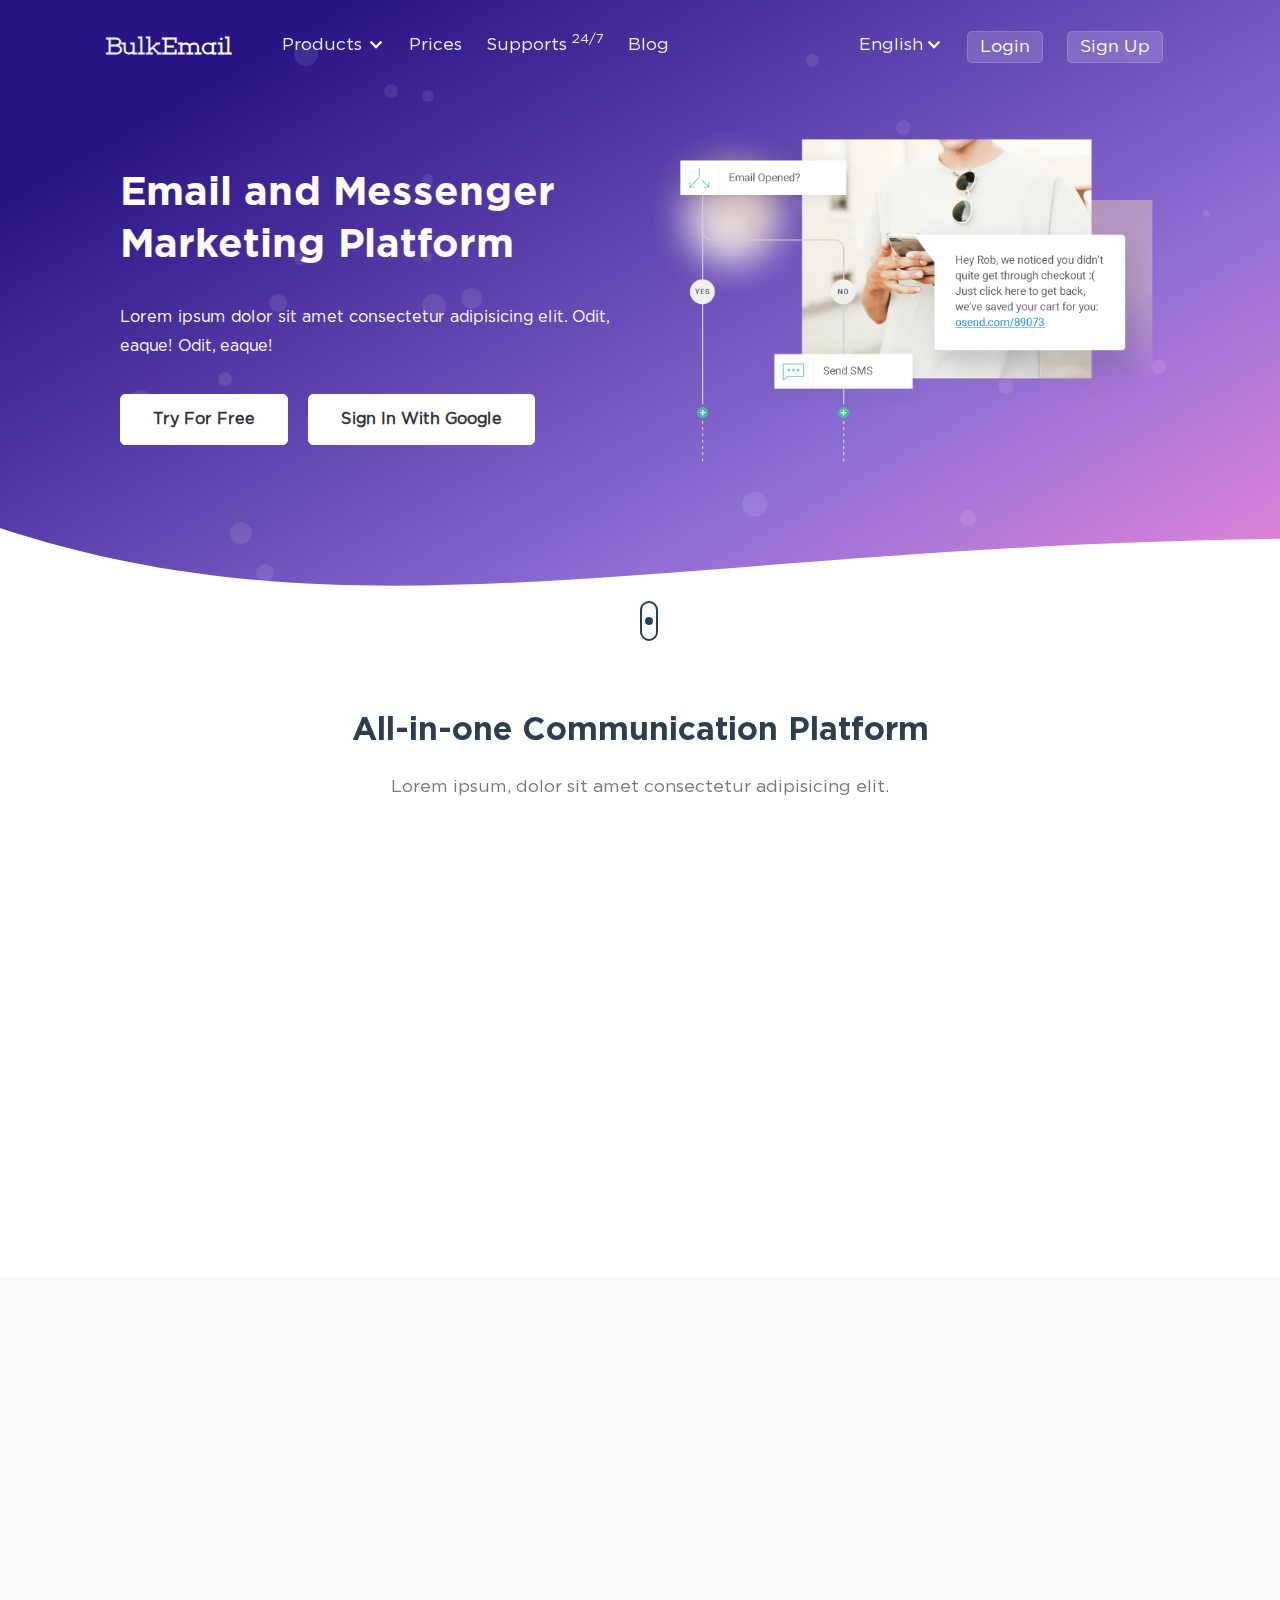
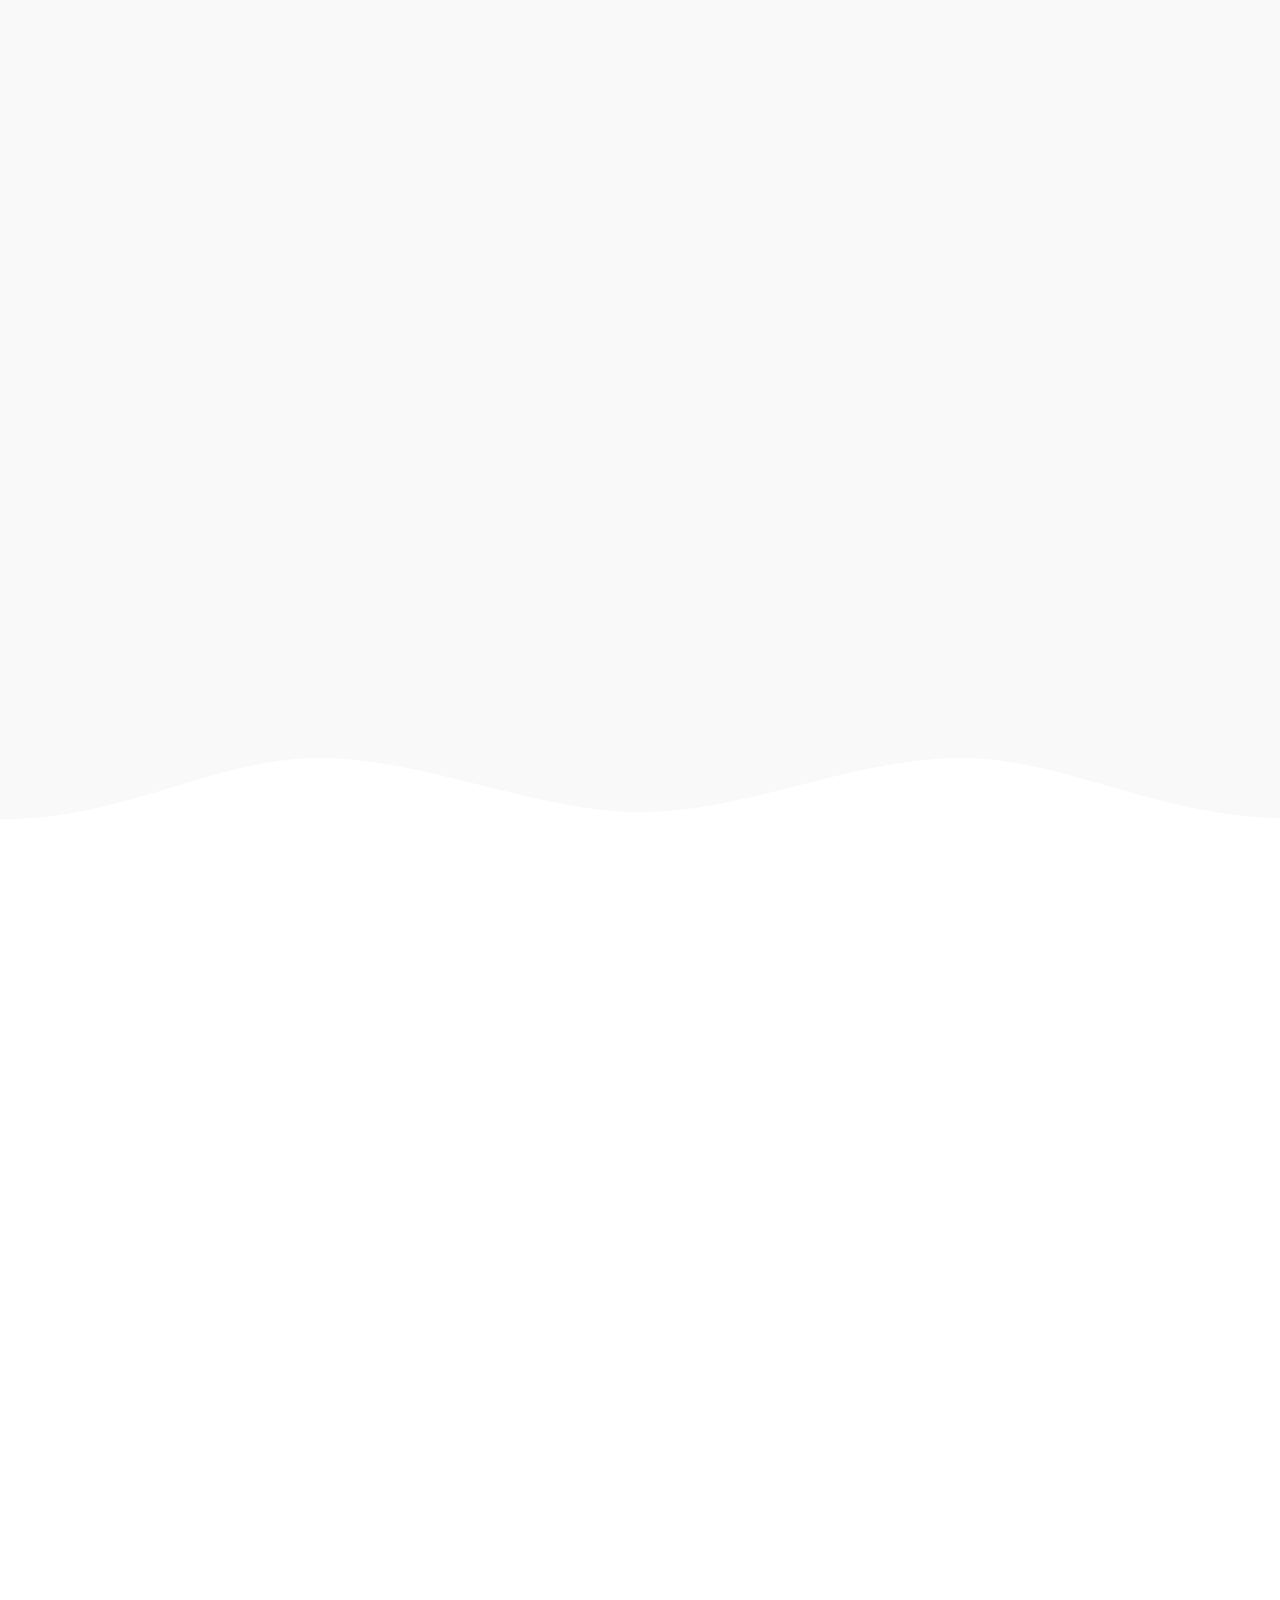
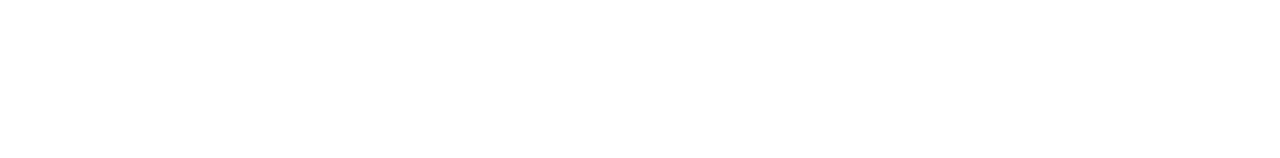
<file: index.html>
<!DOCTYPE html>
<html lang="en">
<head>
    <meta charset="UTF-8">
    <meta name="viewport" content="width=device-width, initial-scale=1.0">
    <title>Bulk mail</title>
    <link rel="stylesheet" href="css/style.css">
    <link rel="stylesheet" href="css/animate.css">
    <link rel="stylesheet" href="css/aos.css">
    <link rel="stylesheet" href="font/stylesheet.css">
    <link rel="stylesheet" href="css/Hover-master/css/hover-min.css">
    <link rel="stylesheet" href="css/fontawesome-free-5.15.1-web/css/all.css">
    <link rel="stylesheet" href="https://maxcdn.bootstrapcdn.com/bootstrap/4.5.2/css/bootstrap.min.css">
</head>
<body>
    <main>
          <header class="wow fadeIn"  style="visibility: visible;">
              <div class="container p-0">
                  <nav>
                    <div class="Left_side Nv_cmn">
                        <div class="logo">
                          <h2 class="m-0"> Bulk<span>Email</span> </h2> 
                        </div>
                        <div class="nav-item col-right myHeader">
                            <ul class="m-0">
                                <li class="F1_li"><a href="#" class="hvr-underline-from-left">Products
                                    <i class="fas fa-chevron-down text-white"></i> </a>
                             <!-- drop-box -->
                             <div class="Drop_main_wrp">
                                <div class="Drop_box_wrp">
                                    <div class="Drop_content">
                                        <div class="Drp_Cnt01">
                                            <ul>
                                                <h4>Email Campaigns</h4>
                                                <li> <a href="#">Drag & drop Editor</a> </li>
                                                <li> <a href="#">Subscription forms</a> </li>
                                                <li> <a href="#">Automation Flow</a> </li>
                                                <li> <a href="#">Email Verifier</a> </li>
                                                <li> <a href="#">Drag & drop Editor</a> </li>
                                            </ul>
                                        </div>
                                        <div class="Drp_Cnt02"> 
                                        <ul>
                                            <h4>Chatbots</h4>
                                            <li><a href="#">Facebook</a></li>
                                            <li><a href="#">Telegram</a></li>
                                            <h4>Sms</h4>
                                            <h4>Web push</h4>
                                        </ul>
                                        </div>
                                        <div class="Drp_Cnt03">
                                            <ul>
                                            <li><a href="#">API</a></li>  
                                            <li><a href="#">Integrations</a></li> 
                                            <li><a href="#">Partner Program</a></li> 
                                            <li><a href="#">Web Push </a></li> 
                                            </ul>
                                        </div>
                                    </div>
                                </div>
                            </div>
                           <!-- end--here -->
                                </li>
                                <li><a href="#" class="hvr-underline-from-left">Prices</a></li>
                                <li><a href="#" class="hvr-underline-from-left">supports <sup>24/7</sup></a></li>
                                <li><a href="#" class="hvr-underline-from-left">Blog</a></li>
                            </ul>
                        </div>
                      
                     </div>
                     <div class="Right_side  Nv_cmn">
                         <ul class="m-0">
                             <li class="Lang_ag"><a href="#" class="hvr-underline-from-left">english
                                 <i class="fas fa-chevron-down text-white" style="font-size:14px"></i>
                             </a> 
                            <!-- language -->
                             <div class="Language_wrp" id="Lng">
                                 <ul>
                                     <li><a href="#">English</a></li>
                                     <li><a href="#">japanese</a></li>
                                     <li><a href="#">Turkey</a></li>
                                     <li><a href="#">Spanish</a></li>
                                 </ul>
                             </div>
                            <!-- end--here -->
                            </li>
                             <li class="Login"><a href="login2.html" class="">Login</a></li>
                             <li><a href="login2.html" class="">Sign Up</a></li>
                         </ul>
                         <!-- Login -->
                            <div class="Login_wrapper" id="Login_wrapper" style="display:none">
                                <div class="Login-content" >
                                    <div class="Log-heading">
                                        <h4>Login</h4>
                                    </div>
                                     <form action="#">
                                         <div class="Fid01 Inpt_cmn02">
                                             <label for="#">
                                                 <input type="email" name="email" id="email" placeholder="Email" required>
                                             </label>
                                         </div>
                                         <div class="Fid02 Inpt_cmn02">
                                            <label for="#">
                                                <input type="password" name="password" id="password" placeholder="Password" required>
                                            </label>
                                        </div>
                                        <div class="Fid03">
                                            <label for="#">
                                             <!-- <a href="#" class="hvr-bounce-to-right"> -->
                                                 <input type="submit" value="Login">
                                            <!-- </a>         -->
                                            </label>
                                            <label for="#">
                                                <input type="checkbox" name="checkbox" id="checkbox" class="checkbox">
                                                remember me
                                            </label>
                                        </div>
                                     </form>
                                </div>
                            </div>
                         <!-- end--here -->
                     </div>
                     <div class="main-bar">
                        <div class="a"></div>
                        <div class="b"></div>
                        <div class="c"></div>
                    </div>
                  </nav>
              </div>
          </header>
<!-- banner -->

<section class="Banner_wrapper">
  <div class="container">
          <!-- particle-start-here -->
    <div class="particles">
        <div class="particle"></div><div class="particle"></div><div class="particle"></div>
        <div class="particle"></div><div class="particle"></div><div class="particle"></div>
        <div class="particle"></div><div class="particle"></div><div class="particle"></div>
        <div class="particle"></div><div class="particle"></div><div class="particle"></div>
        <div class="particle"></div><div class="particle"></div><div class="particle"></div>
        <div class="particle"></div><div class="particle"></div><div class="particle"></div>
        <div class="particle"></div><div class="particle"></div><div class="particle"></div>
        <div class="particle"></div><div class="particle"></div><div class="particle"></div>
        <div class="particle"></div>
    </div>
    <!-- particle---end--here -->

    <!-- Wave SVG Animation -->
    <div class="waves">
    <svg width="100%" height="200px" fill="none" version="1.1" xmlns="http://www.w3.org/2000/svg">
    <linearGradient id="grad1" x1="0%" y1="0%" x2="100%" y2="0%">
        <stop offset="0%" stop-color="#fff" /><stop offset="50%" stop-color="#fff" />
        <stop offset="100%" stop-color="#fff" />
    </linearGradient>
    <path 
        fill="url(#grad1)" 
        d="M0 67 C 273,183 822,-40 1920.00,106  V 359 H 0  V 6 Z">
        <animate repeatCount="indefinite"fill="url(#grad1)" attributeName="d"  dur="15s" attributeType="XML"
        values=" M0 77  C 473,283  822,-40 1920,116 
           V 359  H 0  V 67 Z; M0 77 C 473,-40 1222,283 1920,136 
           V 359  H 0 V 67  Z;  M0 77  C 973,260 1722,-53 1920,120 
           V 359 H 0 V 67 Z; 
           M0 77 C 473,283 822,-40 1920,116 
           V 359  H 0  V 67 Z">
         </animate>
      </path>
    </svg>
 </div>
    <div class="Banner_content row">
       <div class="Banner_L1 bnr_cmn col-12 col-sm-12 col-md-6">
           <h1>
             Email and Messenger Marketing Platform
           </h1>
           <p>Lorem ipsum dolor sit amet consectetur adipisicing elit. Odit, eaque!  Odit, eaque!</p>
           <div class="button_wrp">
           <a href="#" type="button" role="button"> Try for Free  </a>
           <a href="#" type="button" role="button">  Sign in with Google</a>
          </div>
       </div>
       <div class="banner_R1 bnr_cmn col-12 col-sm-12 col-md-6">
            <figure>
                <img src="image/email.png" alt="">
            </figure>
       </div>
    </div>
 </div>
</section>
<!-- communication---platform -->
<section class="Patform_wrapper">
    <div class="top_icon_wrp">
            <a href="#Scroll_bottm" class="top_icon1" title="Click for bottom">
                <span class="bullet"></span>
            </a> 
    </div>
<div class="container">
    <div class="Platform_content">
        <div class="Pt_cnt_Heading text-center" id="Scroll_bottm"
        data-aos="fade-up"
     data-aos-anchor-placement="top-bottom" data-aos-duration="1000">
            <h2>All-in-one Communication Platform</h2>
            <p>Lorem ipsum, dolor sit amet consectetur adipisicing elit. </p>
        </div>
         <!--Platform_box -->
         <div class="Platform_Box_wrp  text-center"> 
             <div class="Pt-Box1 Pt_Box_cmn01" data-aos="fade-down"
             data-aos-offset="300"
             data-aos-easing="ease-in-sine"  data-aos-duration="1000">
               <a href="#" class="hvr-float-shadow ">
              <figure class="figr">
                  <i class="fas fa-envelope-open-text"></i>
              </figure>
              <figcaption>
                  <h4>Email Campaigns</h4>
                  <p>Lorem ipsum dolor sit amet consectetur.</p>
              </figcaption>
              </a>
             </div>
             <div class="Pt-Box2 Pt_Box_cmn01"
             data-aos="fade-up"
     data-aos-offset="300"
     data-aos-easing="ease-in-sine"  data-aos-duration="1000">
                <a href="#" class="hvr-float-shadow ">
                <figure class="figr">
                    <i class="fas fa-sms"></i>
                </figure>
                <figcaption>
                    <h4>Sms</h4>
                    <p>Lorem ipsum dolor sit amet consectetur.</p>
                </figcaption>
                </a>
             </div>
             <div class="Pt-Box3 Pt_Box_cmn01"
             data-aos="fade-down"
     data-aos-offset="300"
     data-aos-easing="ease-in-sine"  data-aos-duration="1000">
                <a href="#" class="hvr-float-shadow ">
                <figure class="figr">
                    <i class="fab fa-facebook-messenger"></i>
                </figure>
                <figcaption>
                    <h4>Messengers</h4>
                    <p>Lorem ipsum dolor sit amet consectetur.</p>
                </figcaption>
                </a>
             </div>
             <div class="Pt-Box4 Pt_Box_cmn01" data-aos="fade-up"
             data-aos-offset="300"
             data-aos-easing="ease-in-sine"  data-aos-duration="1000">
                <a href="#" class="hvr-float-shadow ">
                <figure class="figr">
                    <i class="fas fa-globe"></i>
                </figure>
                <figcaption>
                    <h4>Web Push</h4>
                    <p>Lorem ipsum dolor sit amet consectetur.</p>
                </figcaption>
                </a>
             </div>
         </div>
    </div>
</div>
</section>
<!-- end--here -->
<!-- marketing--tool -->
<section class="marketing_tool">
 <div class="container">
     <div class="marketing_content">
          <div class="marketing_heading text-center"
          data-aos="fade-up"
          data-aos-anchor-placement="top-bottom" data-aos-duration="1000">
            <h2>Suite of Email Marketing Tools</h2>
            <p>Lorem ipsum, dolor sit amet consectetur adipisicing elit. Lorem ipsum dolor sit amet, consectetur adipisicing elit. <br> Ipsam tenetur obcaecati magni quia fuga eius sapiente  libero accusamus esse blanditiis! </p>
          </div>
          <!-- marketing--area -->
          <div class="mrt_Cnt_wrapper row">
              <div class="Mrt_Lside1 Mrt_cmn col-12 col-sm-12 col-md-6">
                  <h4 data-aos="fade-up"
                  data-aos-duration="1000">Drag & Drop Editor</h4>
                  <p data-aos="fade-up"
                  data-aos-duration="1300">Lorem ipsum dolor sit, amet consectetur adipisicing elit. Blanditiis, quisquam?</p>
                   <div class="chil_1">
                       <h5 data-aos="fade-up"
                       data-aos-duration="1400">Adaptive Emails</h5>
                       <p data-aos="fade-up"
                       data-aos-duration="1600">Lorem ipsum dolor sit amet consectetur adipisicing elit. Nesciunt, esse sunt
                       atque veniam itaque dolorum.</p>
                   </div>
                   <div class="chil_1">
                    <h5 data-aos="fade-up"
                    data-aos-duration="1700"> 130+ Free Templates</h5>
                    <p data-aos="fade-up"
                    data-aos-duration="1800">Lorem ipsum dolor sit amet consectetur adipisicing elit. Nesciunt, esse sunt atque veniam itaque dolorum.Nesciunt, esse sunt
                    atque veniam itaque dolorum. Lorem ipsum dolor sit amet. Lorem ipsum dolor sit amet consectetur adipisicing.</p>
                </div>
              </div>
              <div class="Mrt_Rside2 Mrt_cmn col-12 col-sm-12 col-md-6" data-aos="zoom-in-up" data-aos-duration="1000">
                  <figure>
                      <img src="image/drag1.png" alt="">
                  </figure>
              </div>
          </div>
          <div class="mrt_Cnt_wrapper Mrt_cnt2 row">
            <div class="Mrt_Lside1 Mrt_cmn col-12 col-sm-12 col-md-6">
                <h4 data-aos="fade-up"
                data-aos-duration="1000">Trigger Emails</h4>
                <p data-aos="fade-up"
                data-aos-duration="1300">Lorem ipsum dolor sit, amet consectetur adipisicing elit. Blanditiis, quisquam?</p>
                <div class="chil_1">
                    <h5 data-aos="fade-up"
                    data-aos-duration="1400">Adaptive Emails</h5>
                    <p data-aos="fade-up"
                    data-aos-duration="1600">Lorem ipsum dolor sit amet consectetur adipisicing elit. Nesciunt, esse sunt
                    atque veniam itaque dolorum.</p>
                </div>
                <div class="chil_1">
                 <h5 data-aos="fade-up"
                 data-aos-duration="1700">130+ Free Templates</h5>
                 <p data-aos="fade-up"
                 data-aos-duration="1800">Lorem ipsum dolor sit amet consectetur adipisicing elit. Nesciunt, esse sunt atque veniam itaque dolorum.Nesciunt, esse sunt
                 atque veniam itaque dolorum. Lorem ipsum dolor sit amet. Lorem ipsum dolor sit amet consectetur adipisicing.</p>
             </div>
            </div>
            <div class="Mrt_Rside2 Mrt_cmn col-12 col-sm-12 col-md-6" data-aos="zoom-in-up" data-aos-duration="1000">
                <figure>
                    <img src="image/drag2.jpg" alt="">
                </figure>
            </div>
        </div>
     </div>
 </div>
</section>
<!-- marketing---end---here -->

<!-- subscription -->
<section class="marketing_tool subscription_wrapper">
    <div class="container">
        <div class="marketing_content">
             <!-- marketing--area -->
             <div class="mrt_Cnt_wrapper row">
                 <div class="Mrt_Lside1 Mrt_cmn col-12 col-sm-12 col-md-6">
                     <h4 data-aos="fade-up"
                     data-aos-duration="1400"> Subscription Form to Grow Your Mailing List</h4>
                     <p data-aos="fade-up"
                     data-aos-duration="1600">Lorem ipsum dolor sit, amet consectetur adipisicing elit. Blanditiis, quisquam?
                         Lorem ipsum dolor, sit amet consectetur adipisicing elit. Reprehenderit ab saepe
                          adipisci magnam! Molestiae beatae commodi ullam soluta nemo dolores illo aliquam
                           velit necessitatibus, ducimus deleniti optio architecto molestias harum?
                     </p>
                 </div>
                 <div class="Mrt_Rside2 Mrt_cmn col-12 col-sm-12 col-md-6" data-aos="zoom-in-up" data-aos-duration="1000">
                     <figure>
                         <img src="image/sub.jpg" alt="">
                     </figure>
                 </div>
             </div>
        </div>
    </div>
   </section>


    <!-- footer -->
 <footer class="wow fadeIn  animated" style="visibility: visible; animation-name: fadeIn;">
    <div class="container">
        <div class="Footer_content row">
            <div class="Ft_cnt2 Ftr_cmn01 col-12 col-sm-6 col-md-3"
            data-aos="zoom-in" data-aos-delay="50" data-aos-duration="1000" data-aos-easing="ease-in-out">
               <div class="Ft_heading">
                   <h2 >SERVICES</h2>
               </div>
               <div class="FT_contnt">
                   <ul>
                       <li><a href="#">Home</a></li>
                       <li ><a href="#">About</a></li>
                       <li> <a href="#">Contact</a></li>
                       <li><a href="#">Telegram Chatbot</a></li>
                       <li ><a href="#">Term & Condition</a></li>
                   </ul>
               </div>
           </div>
           <div class="Ft_cnt3 Ftr_cmn01 col-12 col-sm-6 col-md-3" data-aos="fade-up"
           data-aos-offset="300"
           data-aos-easing="ease-in-sine"  data-aos-duration="1000">
            <div class="Ft_heading">
                <h2>FEATURES</h2>
            </div>
            <div class="FT_contnt">
                <ul>
                    <li><a href="#">Responsible gaming</a></li>
                    <li><a href="#">privacy & Security</a></li>
                    <li> <a href="#">Contact</a></li>
                    <li><a href="#">Privacy policy</a></li>
                    <li><a href="#">Web Push Monetization</a></li>
                </ul>
            </div>
        </div>
        <div class="Ft_cnt3 Ftr_cmn01 col-12 col-sm-6 col-md-3"data-aos="fade-down"
        data-aos-offset="300"
        data-aos-easing="ease-in-sine"  data-aos-duration="1000">
            <div class="Ft_heading">
                <h2>INTEGRATIONS</h2>
            </div>
            <div class="FT_contnt">
                <ul>
                    <li><a href="#">Responsible gaming</a></li>
                    <li><a href="#">privacy & Security</a></li>
                    <li> <a href="#">Contact</a></li>
                    <li><a href="#">Privacy policy</a></li>
                    <li><a href="#">Other Systems</a></li>
                </ul>
            </div>
        </div>
           <div class="Ft_cnt4 Ftr_cmn01 col-12 col-sm-6 col-md-3"
           data-aos="zoom-in" data-aos-delay="50" data-aos-duration="1000" data-aos-easing="ease-in-out">
               <div class="Ft_heading">
                   <h2>About Us</h2>
               </div>
               <div class="FT_contnt">
                <ul>
                    <li><a href="#">Our Team</a></li>
                    <li><a href="#">Feedback</a></li>
                    <li> <a href="#">Blog</a></li>
                    <li><a href="#">Knowledge Base</a></li>
                    <li><a href="#">Referral Program</a></li>
                </ul>
            </div>
           </div>
        </div>
    </div>
    <!-- copyright section -->
    <div class="copyright_wrapper">
        <div class="container">
            <div class="Copyright_content">
                <p>
                    <span>Copyright © 2020. BulkMail. All rights reserved</span>
                </p>
            </div>
        </div>
    </div>
   </footer>
</main>

    <!-- script---section -->
    <script src="js/jquery.min.js"></script>
    <script src="js/main.js"></script>
    <script src="js/wow.min.js"></script>
    <script src="js/aos.js"></script>
    <script src="https://cdnjs.cloudflare.com/ajax/libs/popper.js/1.16.0/umd/popper.min.js"></script>
    <script src="https://maxcdn.bootstrapcdn.com/bootstrap/4.5.2/js/bootstrap.min.js"></script>
    <script>
        new WOW().init();
    </script>
      <script>
        AOS.init();
      </script>
</body>
</html>
</file>
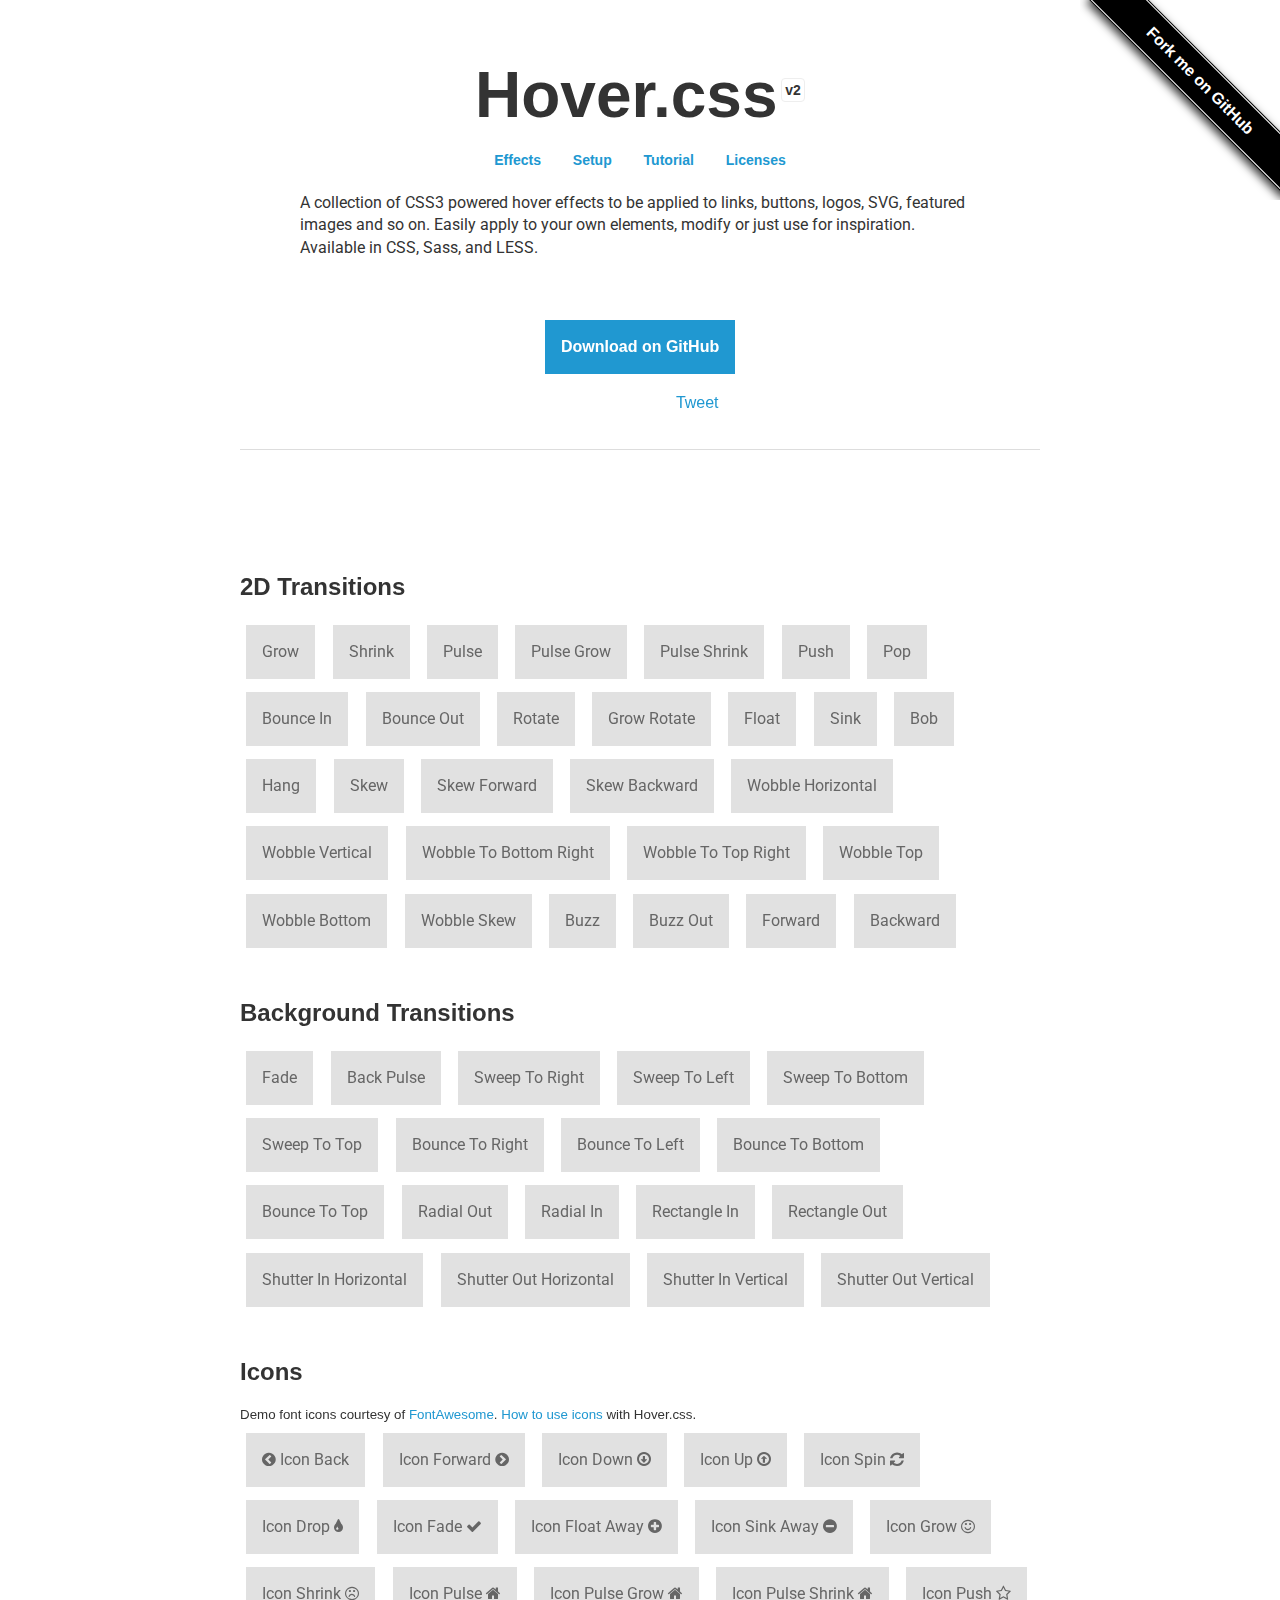
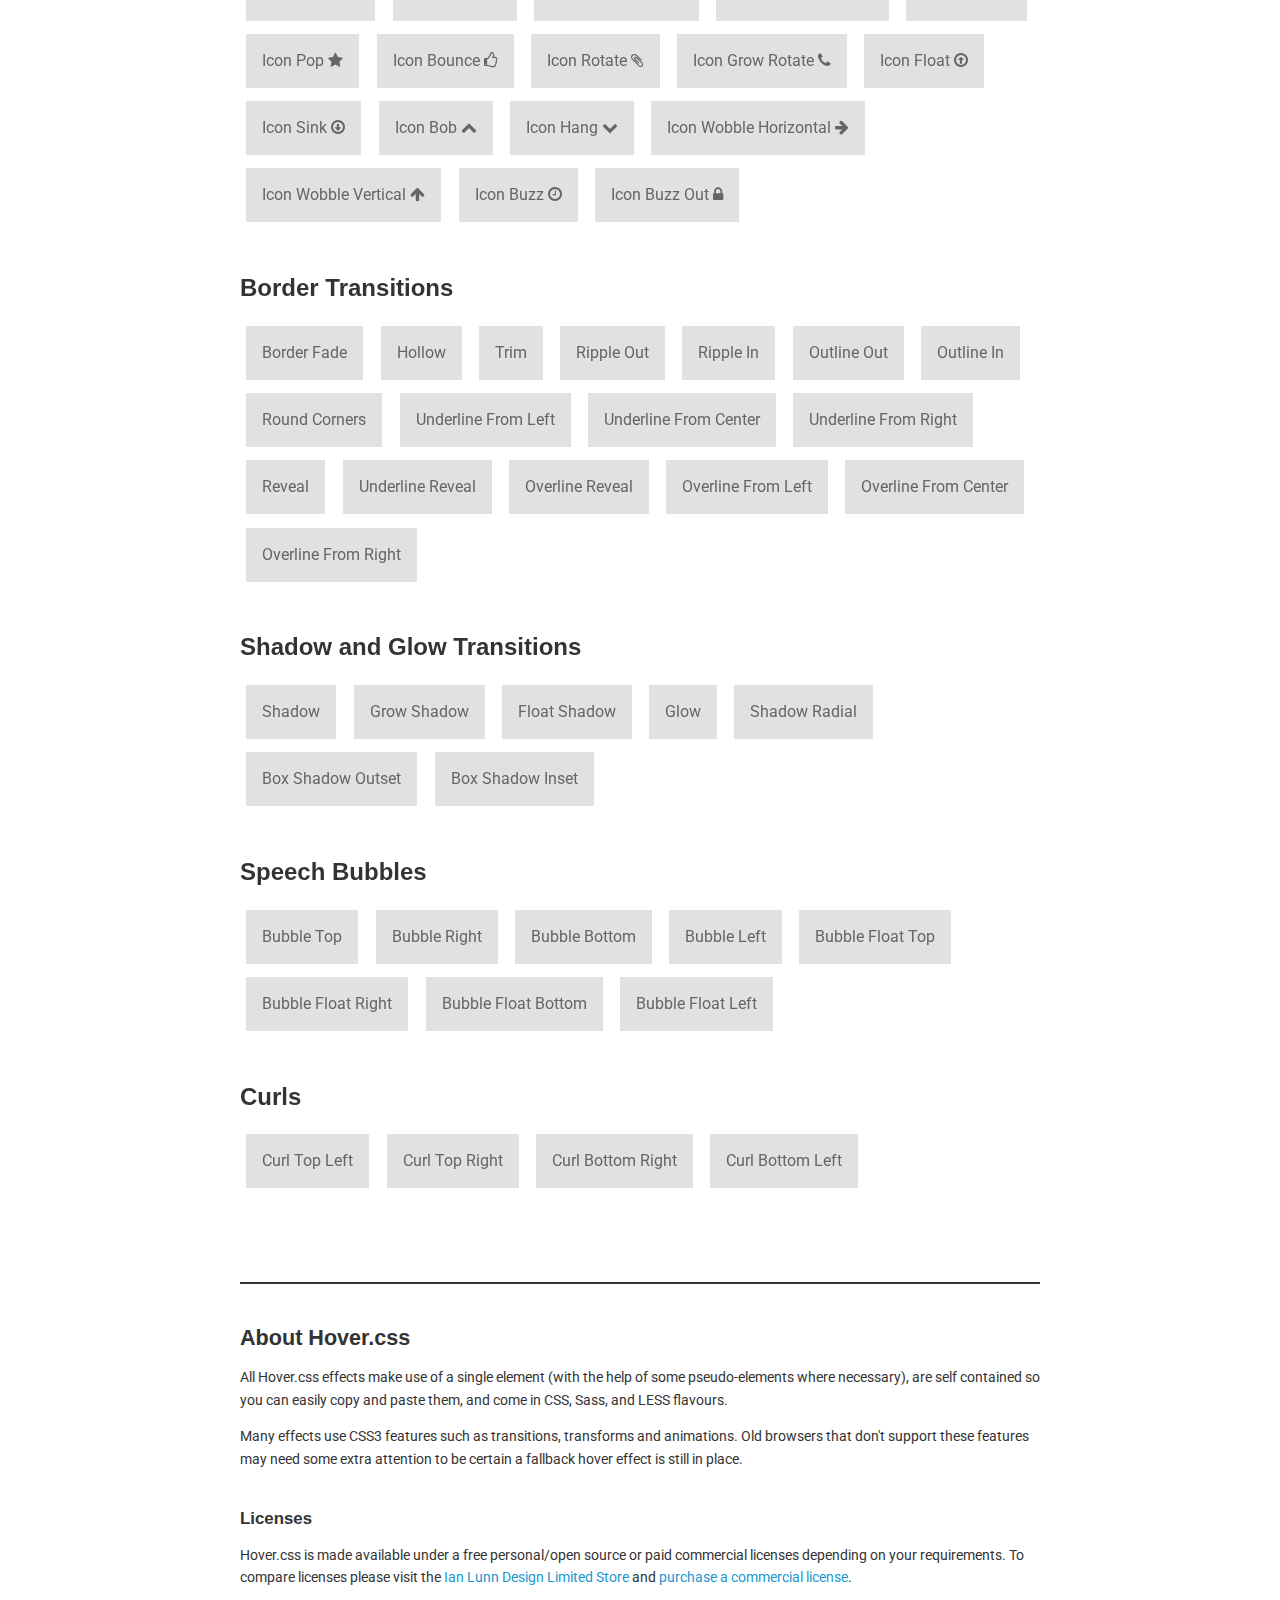
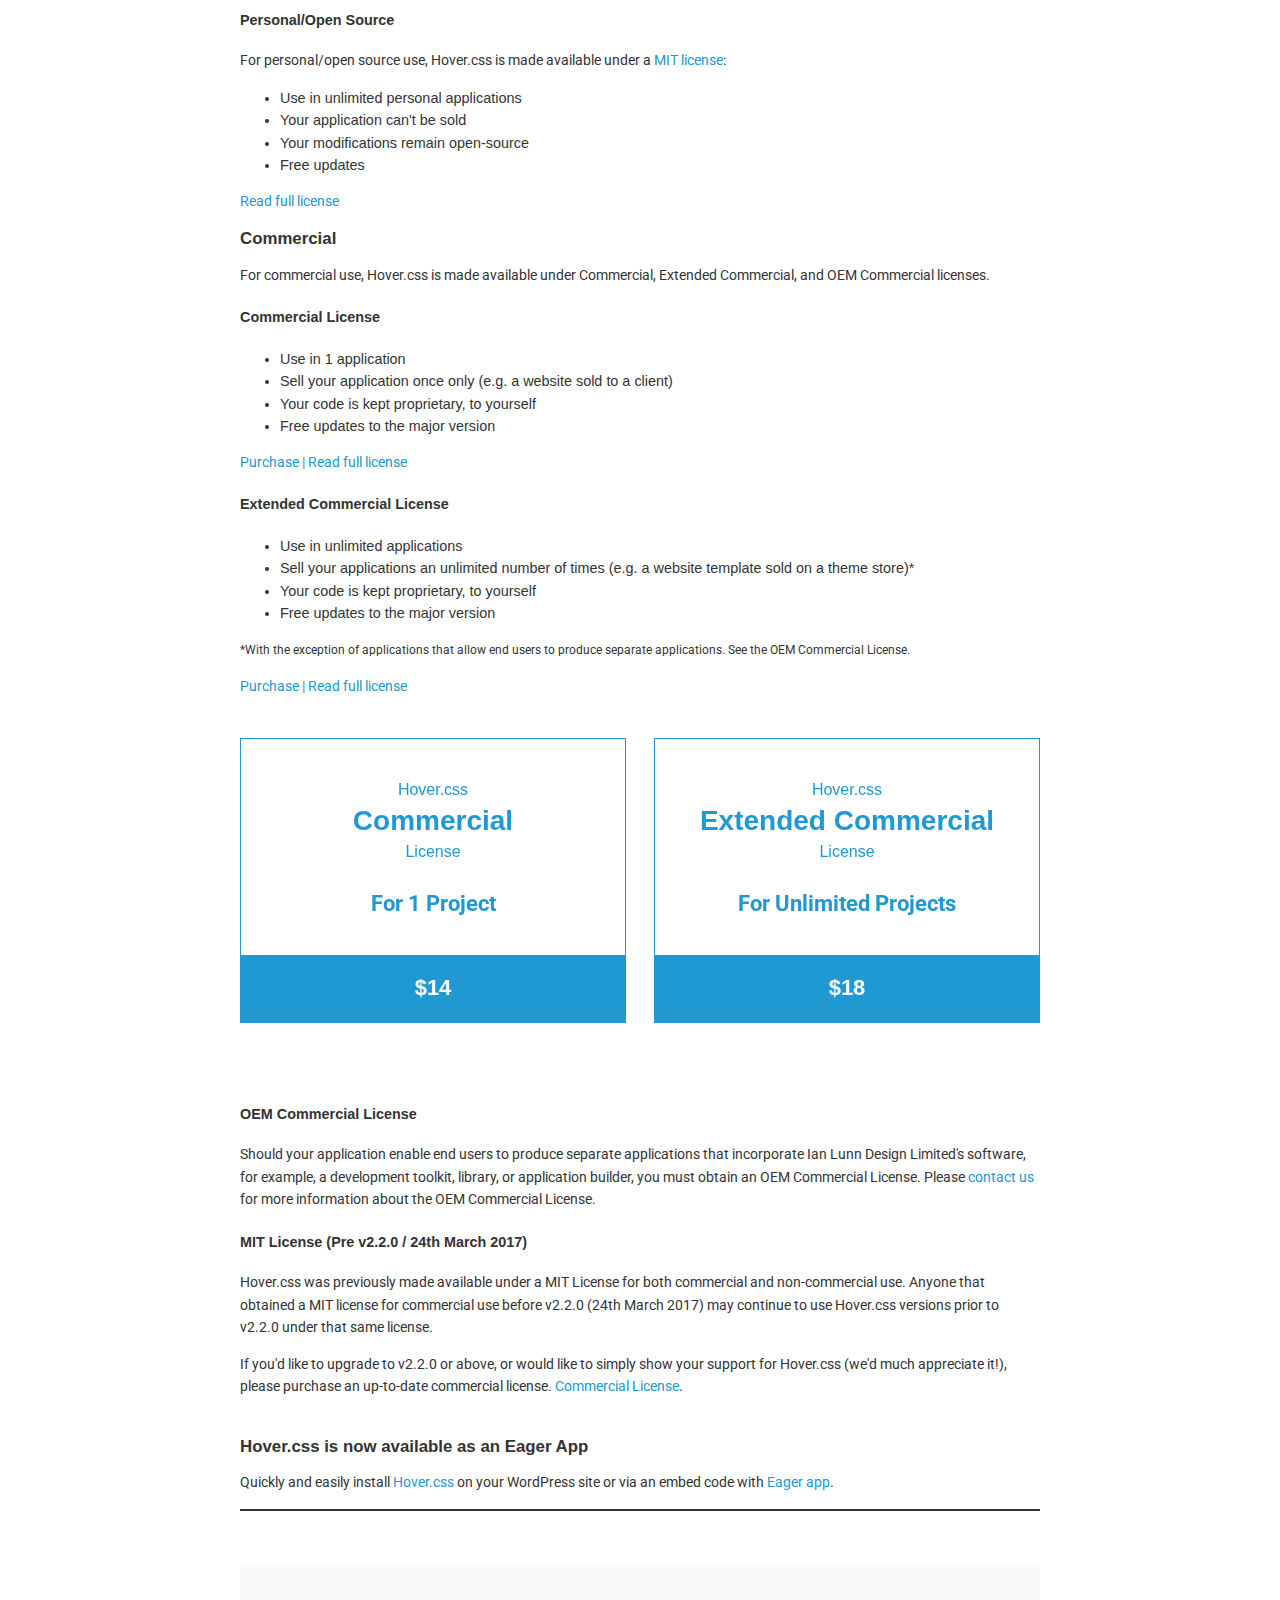
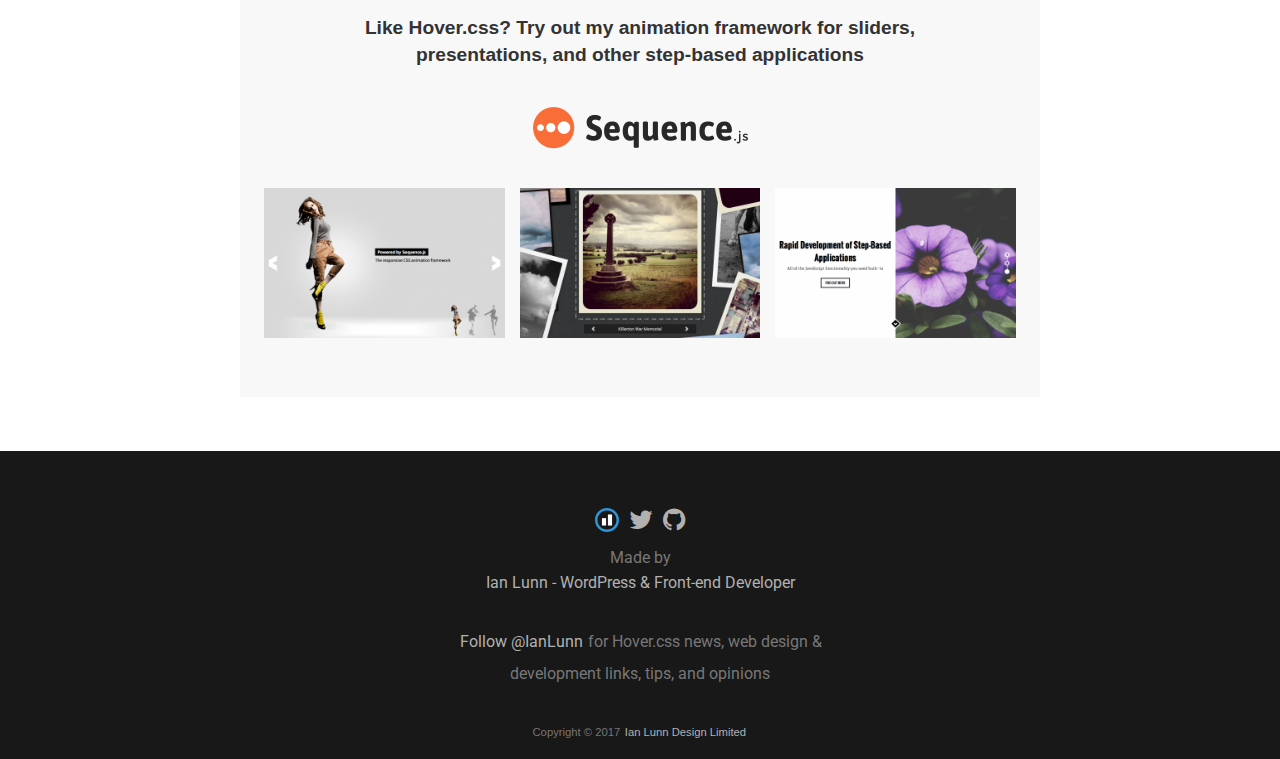
<file: css/Hover-master/index.html>
<!DOCTYPE html>
<html lang="en">
	<head>
		<meta charset="utf-8">
		<meta property="og:image" content="https://ianlunn.github.io/Hover/hover.jpg" />
		<meta property="og:site_name" content="Hover.css"/>
		<meta property="og:title" content="Hover.css - A collection of CSS3 powered hover effects" />
		<title>Hover.css - A collection of CSS3 powered hover effects</title>
		<link href="css/demo-page.css" rel="stylesheet" media="all">
		<link href="css/hover.css" rel="stylesheet" media="all">
		<link href="https://maxcdn.bootstrapcdn.com/font-awesome/4.2.0/css/font-awesome.min.css" rel="stylesheet" media="all">
	</head>
	<body>

		<!--[if lt IE 10]>
		<p class="browsehappy">You are using an <strong>outdated</strong> browser. Please <a href="https://browsehappy.com/">upgrade your browser</a> to improve your experience.</p>
		<![endif]-->

		<div class="main">
			<span id="forkongithub"><a href="https://github.com/IanLunn/Hover">Fork me on GitHub</a></span>

			<h1>Hover.css <a href="https://github.com/IanLunn/Hover/releases" class="sup" title="View release history">v2</a></h1>

			<nav>
				<ul>
					<li><a href="#effects" title="Effects">Effects</a></li>
					<li><a href="https://github.com/IanLunn/Hover/blob/master/README.md#hovercss" title="Setup">Setup</a></li>
					<li><a href="https://ianlunn.co.uk/articles/hover-css-tutorial-introduction/" title="hover.css Tutorial and Introduction">Tutorial</a></li>
					<li><a href="#licenses" title="Licenses">Licenses</a></li>
				</ul>
			</nav>

			<p class="intro">A collection of CSS3 powered hover effects to be applied to links, buttons, logos, SVG, featured images and so on. Easily apply to your own elements, modify or just use for inspiration. Available in CSS, Sass, and LESS.</p>

			<div class="download aligncenter">
				<a class="button cta hvr-float-shadow" href="https://github.com/IanLunn/Hover">Download on GitHub</a>
			</div>

			<div class="social aligncenter">
				<div class="social-button">
					<iframe src="https://ghbtns.com/github-btn.html?user=IanLunn&repo=Hover&type=watch&count=true" allowtransparency="true" frameborder="0" scrolling="0" width="110" height="20"></iframe>
				</div>

				<div class="social-button">
					<a href="https://twitter.com/share" class="twitter-share-button" data-related="IanLunn" data-dnt="true">Tweet</a>
				</div>
			</div>

			<hr />
			<br />

			<script async type="text/javascript" src="//cdn.carbonads.com/carbon.js?serve=CKYIE23M&placement=ianlunncouk" id="_carbonads_js"></script>

			<div id="effects" class="effects">

				<h2>2D Transitions</h2>

				<a href="#" class="hvr-grow">Grow</a>
				<a href="#" class="hvr-shrink">Shrink</a>
				<a href="#" class="hvr-pulse">Pulse</a>
				<a href="#" class="hvr-pulse-grow">Pulse Grow</a>
				<a href="#" class="hvr-pulse-shrink">Pulse Shrink</a>
				<a href="#" class="hvr-push">Push</a>
				<a href="#" class="hvr-pop">Pop</a>
				<a href="#" class="hvr-bounce-in">Bounce In</a>
				<a href="#" class="hvr-bounce-out">Bounce Out</a>
				<a href="#" class="hvr-rotate">Rotate</a>
				<a href="#" class="hvr-grow-rotate">Grow Rotate</a>
				<a href="#" class="hvr-float">Float</a>
				<a href="#" class="hvr-sink">Sink</a>
				<a href="#" class="hvr-bob">Bob</a>
				<a href="#" class="hvr-hang">Hang</a>
				<a href="#" class="hvr-skew">Skew</a>
				<a href="#" class="hvr-skew-forward">Skew Forward</a>
				<a href="#" class="hvr-skew-backward">Skew Backward</a>
				<a href="#" class="hvr-wobble-horizontal">Wobble Horizontal</a>
				<a href="#" class="hvr-wobble-vertical">Wobble Vertical</a>
				<a href="#" class="hvr-wobble-to-bottom-right">Wobble To Bottom Right</a>
				<a href="#" class="hvr-wobble-to-top-right">Wobble To Top Right</a>
				<a href="#" class="hvr-wobble-top">Wobble Top</a>
				<a href="#" class="hvr-wobble-bottom">Wobble Bottom</a>
				<a href="#" class="hvr-wobble-skew">Wobble Skew</a>
				<a href="#" class="hvr-buzz">Buzz</a>
				<a href="#" class="hvr-buzz-out">Buzz Out</a>
				<a href="#" class="hvr-forward">Forward</a>
				<a href="#" class="hvr-backward">Backward</a>


				<h2>Background Transitions</h2>

				<a href="#" class="hvr-fade">Fade</a>
				<a href="#" class="hvr-back-pulse">Back Pulse</a>
				<a href="#" class="hvr-sweep-to-right">Sweep To Right</a>
				<a href="#" class="hvr-sweep-to-left">Sweep To Left</a>
				<a href="#" class="hvr-sweep-to-bottom">Sweep To Bottom</a>
				<a href="#" class="hvr-sweep-to-top">Sweep To Top</a>
				<a href="#" class="hvr-bounce-to-right">Bounce To Right</a>
				<a href="#" class="hvr-bounce-to-left">Bounce To Left</a>
				<a href="#" class="hvr-bounce-to-bottom">Bounce To Bottom</a>
				<a href="#" class="hvr-bounce-to-top">Bounce To Top</a>
				<a href="#" class="hvr-radial-out">Radial Out</a>
				<a href="#" class="hvr-radial-in">Radial In</a>
				<a href="#" class="hvr-rectangle-in">Rectangle In</a>
				<a href="#" class="hvr-rectangle-out">Rectangle Out</a>
				<a href="#" class="hvr-shutter-in-horizontal">Shutter In Horizontal</a>
				<a href="#" class="hvr-shutter-out-horizontal">Shutter Out Horizontal</a>
				<a href="#" class="hvr-shutter-in-vertical">Shutter In Vertical</a>
				<a href="#" class="hvr-shutter-out-vertical">Shutter Out Vertical</a>


				<h2>Icons</h2>

				<small>Demo font icons courtesy of <a href="https://fortawesome.github.io/Font-Awesome/">FontAwesome</a>. <a href="https://github.com/IanLunn/Hover/#using-icon-effects">How to use icons</a> with Hover.css.</small>

				<a href="#" class="hvr-icon-back">
					<i class="fa fa-chevron-circle-left hvr-icon"></i> Icon Back
				</a>
				<a href="#" class="hvr-icon-forward">
					Icon Forward
					<i class="fa fa-chevron-circle-right hvr-icon"></i>
				</a>
				<a href="#" class="hvr-icon-down">
					Icon Down <i class="fa fa-arrow-circle-o-down hvr-icon"></i>
				</a>
				<a href="#" class="hvr-icon-up">
					Icon Up <i class="fa fa-arrow-circle-o-up hvr-icon"></i>
				</a>
				<a href="#" class="hvr-icon-spin">
					Icon Spin <i class="fa fa-refresh hvr-icon"></i>
				</a>
				<a href="#" class="hvr-icon-drop">
					Icon Drop <i class="fa fa-tint hvr-icon"></i>
				</a>
				<a href="#" class="hvr-icon-fade">
					Icon Fade <i class="fa fa-check hvr-icon"></i>
				</a>
				<a href="#" class="hvr-icon-float-away">
					Icon Float Away <i class="fa fa-plus-circle hvr-icon"></i>
				</a>
				<a href="#" class="hvr-icon-sink-away">
					Icon Sink Away <i class="fa fa-minus-circle hvr-icon"></i>
				</a>
				<a href="#" class="hvr-icon-grow">
					Icon Grow <i class="fa fa-smile-o hvr-icon"></i>
				</a>
				<a href="#" class="hvr-icon-shrink">
					Icon Shrink <i class="fa fa-frown-o hvr-icon"></i>
				</a>
				<a href="#" class="hvr-icon-pulse">
					Icon Pulse <i class="fa fa-home hvr-icon"></i>
				</a>
				<a href="#" class="hvr-icon-pulse-grow">
					Icon Pulse Grow <i class="fa fa-home hvr-icon"></i>
				</a>
				<a href="#" class="hvr-icon-pulse-shrink">
					Icon Pulse Shrink <i class="fa fa-home hvr-icon"></i>
				</a>
				<a href="#" class="hvr-icon-push">
					Icon Push <i class="fa fa-star-o hvr-icon"></i>
				</a>
				<a href="#" class="hvr-icon-pop">
					Icon Pop <i class="fa fa-star hvr-icon"></i>
				</a>
				<a href="#" class="hvr-icon-bounce">
					Icon Bounce <i class="fa fa-thumbs-o-up hvr-icon"></i>
				</a>
				<a href="#" class="hvr-icon-rotate">
					Icon Rotate <i class="fa fa-paperclip hvr-icon"></i>
				</a>
				<a href="#" class="hvr-icon-grow-rotate">
					Icon Grow Rotate <i class="fa fa-phone hvr-icon"></i>
				</a>
				<a href="#" class="hvr-icon-float">
					Icon Float <i class="fa fa-arrow-circle-o-up hvr-icon"></i>
				</a>
				<a href="#" class="hvr-icon-sink">
					Icon Sink <i class="fa fa-arrow-circle-o-down hvr-icon"></i>
				</a>
				<a href="#" class="hvr-icon-bob">
					Icon Bob <i class="fa fa-chevron-up hvr-icon"></i>
				</a>
				<a href="#" class="hvr-icon-hang">
					Icon Hang <i class="fa fa-chevron-down hvr-icon"></i>
				</a>
				<a href="#" class="hvr-icon-wobble-horizontal">
					Icon Wobble Horizontal <i class="fa fa-arrow-right hvr-icon"></i>
				</a>
				<a href="#" class="hvr-icon-wobble-vertical">
					Icon Wobble Vertical <i class="fa fa-arrow-up hvr-icon"></i>
				</a>
				<a href="#" class="hvr-icon-buzz">
					Icon Buzz <i class="fa fa-clock-o hvr-icon"></i>
				</a>
				<a href="#" class="hvr-icon-buzz-out">
					Icon Buzz Out <i class="fa fa-lock hvr-icon"></i>
				</a>


				<h2>Border Transitions</h2>

				<a href="#" class="hvr-border-fade">Border Fade</a>
				<a href="#" class="hvr-hollow">Hollow</a>
				<a href="#" class="hvr-trim">Trim</a>
				<a href="#" class="hvr-ripple-out">Ripple Out</a>
				<a href="#" class="hvr-ripple-in">Ripple In</a>
				<a href="#" class="hvr-outline-out">Outline Out</a>
				<a href="#" class="hvr-outline-in">Outline In</a>
				<a href="#" class="hvr-round-corners">Round Corners</a>
				<a href="#" class="hvr-underline-from-left">Underline From Left</a>
				<a href="#" class="hvr-underline-from-center">Underline From Center</a>
				<a href="#" class="hvr-underline-from-right">Underline From Right</a>
				<a href="#" class="hvr-reveal">Reveal</a>
				<a href="#" class="hvr-underline-reveal">Underline Reveal</a>
				<a href="#" class="hvr-overline-reveal">Overline Reveal</a>
				<a href="#" class="hvr-overline-from-left">Overline From Left</a>
				<a href="#" class="hvr-overline-from-center">Overline From Center</a>
				<a href="#" class="hvr-overline-from-right">Overline From Right</a>


				<h2>Shadow and Glow Transitions</h2>

				<a href="#" class="hvr-shadow">Shadow</a>
				<a href="#" class="hvr-grow-shadow">Grow Shadow</a>
				<a href="#" class="hvr-float-shadow">Float Shadow</a>
				<a href="#" class="hvr-glow">Glow</a>
				<a href="#" class="hvr-shadow-radial">Shadow Radial</a>
				<a href="#" class="hvr-box-shadow-outset">Box Shadow Outset</a>
				<a href="#" class="hvr-box-shadow-inset">Box Shadow Inset</a>


				<h2>Speech Bubbles</h2>

				<a href="#" class="hvr-bubble-top">Bubble Top</a>
				<a href="#" class="hvr-bubble-right">Bubble Right</a>
				<a href="#" class="hvr-bubble-bottom">Bubble Bottom</a>
				<a href="#" class="hvr-bubble-left">Bubble Left</a>
				<a href="#" class="hvr-bubble-float-top">Bubble Float Top</a>
				<a href="#" class="hvr-bubble-float-right">Bubble Float Right</a>
				<a href="#" class="hvr-bubble-float-bottom">Bubble Float Bottom</a>
				<a href="#" class="hvr-bubble-float-left">Bubble Float Left</a>


				<h2>Curls</h2>

				<a href="#" class="hvr-curl-top-left">Curl Top Left</a>
				<a href="#" class="hvr-curl-top-right">Curl Top Right</a>
				<a href="#" class="hvr-curl-bottom-right">Curl Bottom Right</a>
				<a href="#" class="hvr-curl-bottom-left">Curl Bottom Left</a>
			</div>


			<div class="footer">
				<div class="about">
					<h2>About Hover.css</h2>

					<p>All Hover.css effects make use of a single element (with the help of some pseudo-elements where necessary), are self contained so you can easily copy and paste them, and come in CSS, Sass, and LESS flavours.</p>

					<p>Many effects use CSS3 features such as transitions, transforms and animations. Old browsers that don't support these features may need some extra attention to be certain a fallback hover effect is still in place.</p>

					<br />
					<h3 id="licenses">Licenses</h3>

					<p>Hover.css is made available under a free personal/open source or paid commercial licenses depending on your requirements. To compare licenses please visit the <a href="https://ianlunn.co.uk/store/licenses/">Ian Lunn Design Limited Store</a> and <a href="https://ianlunn.co.uk/store/hover-css/">purchase a commercial license</a>.</p>

					<h4 id="personal">Personal/Open Source</h4>

					<p>For personal/open source use, Hover.css is made available under a <a href="https://opensource.org/licenses/MIT">MIT license</a>:</p>

					<ul>
						<li>Use in unlimited personal applications</li>
						<li>Your application can't be sold</li>
						<li>Your modifications remain open-source</li>
						<li>Free updates</li>
					</ul>

					<p><a href="https://ianlunn.co.uk/store/licenses/personal/">Read full license</a></p>

					<h3 id="commercial-licenses">Commercial</h3>

					<p>For commercial use, Hover.css is made available under Commercial, Extended Commercial, and OEM Commercial licenses.</p>

					<h4 id="commercial">Commercial License</h4>

					<ul>
						<li>Use in 1 application</li>
						<li>Sell your application once only (e.g. a website sold to a client)</li>
						<li>Your code is kept proprietary, to yourself</li>
						<li>Free updates to the major version</li>
					</ul>

					<p><a href="https://ianlunn.co.uk/store/hover-css/?attribute_pa_licenses=commercial">Purchase<a/> | <a href="https://ianlunn.co.uk/store/licenses/commercial/">Read full license</a></p>

					<h4 id="extended-commercial">Extended Commercial License</h4>

					<ul>
						<li>Use in unlimited applications</li>
						<li>Sell your applications an unlimited number of times (e.g. a website template sold on a theme store)*</li>
						<li>Your code is kept proprietary, to yourself</li>
						<li>Free updates to the major version</li>
					</ul>

					<p><small>*With the exception of applications that allow end users to produce separate applications. See the OEM Commercial License.</small></p>

					<p><a href="https://ianlunn.co.uk/store/hover-css/?attribute_pa_licenses=extended-commercial">Purchase<a/> | <a href="https://ianlunn.co.uk/store/licenses/extended-commercial/">Read full license</a></p>

					<div class="licenses">
						<a target="_blank" href="https://ianlunn.co.uk/store/hover-css/?attribute_pa_licenses=commercial" title="Commercial License" class="license hvr-float">
							<div class="license__content">
								<h5 class="license__title"><div>Hover.css</div> Commercial <div>License</div></h5>
								<p class="license__desc">For 1 Project</p>
							</div>
							<span class="license__button button cta">$14</span>
						</a>

						<a target="_blank" href="https://ianlunn.co.uk/store/hover-css/?attribute_pa_licenses=extended-commercial" title="Extended Commercial License" class="license hvr-float">
							<div class="license__content">
								<h5 class="license__title"><div>Hover.css</div> Extended Commercial <div>License</div></h5>
								<p class="license__desc">For Unlimited Projects</p>
							</div>
							<span class="license__button button cta">$18</span>
						</a>
					</div>

					<h4 id="oem-commercial">OEM Commercial License</h4>

					<p>Should your application enable end users to produce separate applications that incorporate Ian Lunn Design Limited's software, for example, a development toolkit, library, or application builder, you must obtain an OEM Commercial License. Please <a href="https://ianlunn.co.uk/contact/">contact us</a> for more information about the OEM Commercial License.</p>

					<h4>MIT License (Pre v2.2.0 / 24th March 2017)</h4>
					<p>Hover.css was previously made available under a MIT License for both commercial and non-commercial use. Anyone that obtained a MIT license for commercial use before v2.2.0 (24th March 2017) may continue to use Hover.css versions prior to v2.2.0 under that same license.</p>

					<p>If you'd like to upgrade to v2.2.0 or above, or would like to simply show your support for Hover.css (we'd much appreciate it!), please purchase an up-to-date commercial license. <a href="https://ianlunn.co.uk/store/hover-css/?attribute_pa_licenses=commercial" title="Commercial License">Commercial License</a>.</p>

					<br />
					<h3>Hover.css is now available as an Eager App</h3>
					<p>Quickly and easily install <a href="https://eager.io/app/AN_LdP2tOk0f">Hover.css</a> on your WordPress site or via an embed code with <a href="https://eager.io/">Eager app</a>.</p>
				</div>
			</div>

			<div class="ad">
				<h2>Like Hover.css? Try out my animation framework for sliders,<br /> presentations, and other step-based applications</h2>

				<a class="ad__logo" href="https://www.sequencejs.com/" title="Learn more about Sequence.js">
					<img src="sequence-logo.png" alt="Sequence.js" />
				</a>

				<div class="ad__preview">
					<a href="https://www.sequencejs.com/" title="Learn more about Sequence.js"><img src="modern-slide-in.png" /></a> <a class="second" href="https://www.sequencejs.com/" title="Learn more about Sequence.js"><img src="photo-stack.png" /></a> <a href="https://www.sequencejs.com/" title="Learn more about Sequence.js"><img src="two-up.png" /></a>
				</div>
			</div>

		</div>

		<div class="made-by group">
			<ul>
				<li>
					<!-- "IL" logo Copyright (c) Ian Lunn Design Limited 2017 -->
					<a cass="icon__ild" href="https://ianlunn.co.uk/" title="Ian Lunn - WordPress &amp; Front End Developer" target="_blank" class="ild-ident">
						<svg class="" onmouseenter="el=this;el.classList.add('active');setTimeout(function(){el.classList.remove('active')},600);" xmlns="https://www.w3.org/2000/svg" width="24" height="30" viewBox="0 0 52 52">
							<g class="circle-holder">
								<path class="circle" fill="#2E96D6" d="M5.4 26c0-11.4 9.2-20.6 20.6-20.6s20.6 9.2 20.6 20.6c0 11.4-9.2 20.6-20.6 20.6s-20.6-9.2-20.6-20.6zm-5.4 0c0 14.4 11.6 26 26 26s26-11.6 26-26-11.6-26-26-26-26 11.6-26 26z"></path>
							</g>
							<path class="i" fill="#fff" d="M15 22h9v16h-9v-16z"></path>
							<path class="l" fill="#fff" d="M28 14h9v24h-9v-24z"></path>
						</svg>
					</a>
				</li>
				<li><a class="icon__twitter" href="https://twitter.com/IanLunn/" title="Ian Lunn on Twitter" target="_blank"><i class="fa fa-twitter"></i></a></li>
				<li><a class="icon__github" href="https://github.com/IanLunn/Hover/" title="Hover.css on GitHub" target="_blank"><i class="fa fa-github"></i></a></li>
			</ul>
			<p>Made by<br /><a href="https://ianlunn.co.uk/" title="Ian Lunn - WordPress &amp; Front End Developer" target="_blank">Ian Lunn - WordPress &amp; Front-end Developer</a></p>

			<p class="follow"><a href="https://twitter.com/IanLunn" class="twitter-follow-button" data-show-count="false" data-dnt="true" data-size="large">Follow @IanLunn</a> for Hover.css news, web design &amp;<br /> development links, tips, and opinions</p>
			<small>Copyright &copy; 2017 <a href="https://ianlunn.co.uk/" title="Ian Lunn - WordPress &amp; Front End Developer" target="_blank">Ian Lunn Design Limited</a></small>
		</div>

		<script>
			/**
			 * Used to demonstrate Hover.css only. Not required when adding
			 * Hover.css to your own pages. Prevents a link from being
			 * navigated and gaining focus.
			 */
			var effects = document.querySelectorAll('.effects')[0];

			effects.addEventListener('click', function(e) {

				if (e.target.className.indexOf('hvr') > -1) {
					e.preventDefault();
					e.target.blur();

				}
			});
		</script>

		<script>!function(d,s,id){var js,fjs=d.getElementsByTagName(s)[0],p=/^https:/.test(d.location)?'http':'https';if(!d.getElementById(id)){js=d.createElement(s);js.id=id;js.src=p+'://platform.twitter.com/widgets.js';fjs.parentNode.insertBefore(js,fjs);}}(document, 'script', 'twitter-wjs');</script>

		<script>
		  (function(i,s,o,g,r,a,m){i['GoogleAnalyticsObject']=r;i[r]=i[r]||function(){
		  (i[r].q=i[r].q||[]).push(arguments)},i[r].l=1*new Date();a=s.createElement(o),
		  m=s.getElementsByTagName(o)[0];a.async=1;a.src=g;m.parentNode.insertBefore(a,m)
		  })(window,document,'script','//www.google-analytics.com/analytics.js','ga');

		  ga('create', 'UA-11991680-4', 'ianlunn.github.io');
		  ga('send', 'pageview');
		</script>
	</body>
</html>
</file>
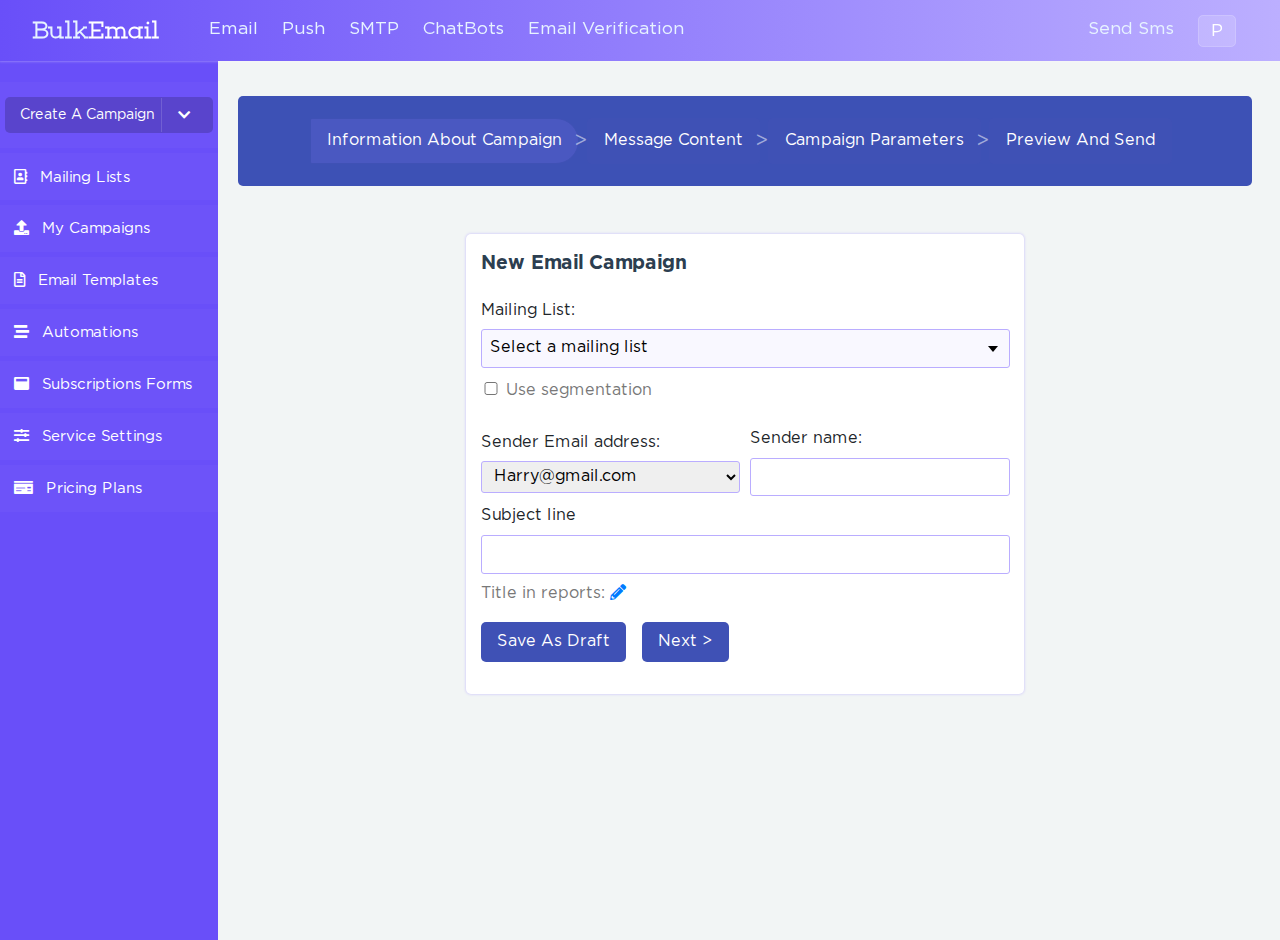
<file: AddCamp.html>
<!DOCTYPE html>
<html lang="en">
<head>
    <meta charset="UTF-8">
    <meta name="viewport" content="width=device-width, initial-scale=1.0">
    <title>Add Campaign</title>
    <link rel="stylesheet" href="css/style.css">
    <link rel="stylesheet" href="font/stylesheet.css">
    <link rel="stylesheet" href="css/Hover-master/css/hover-min.css">
    <link rel="stylesheet" href="css/fontawesome-free-5.15.1-web/css/all.css">
    <link rel="stylesheet" href="https://maxcdn.bootstrapcdn.com/bootstrap/4.5.2/css/bootstrap.min.css">
</head>
<body>
    <main id="EmailService_wrapper" class="Add_Camp_wrapper">
        <header>
            <div class="container-fluid p-0 ">
                <nav class="EmailService_Nav">
                  <div class="Left_side Nv_cmn">
                      <div class="logo">
                     <a href="#" style="text-decoration: none;"> <h2 class="m-0"> Bulk<span>Email</span> </h2> </a>  
                      </div>
                      <div class="nav-item">
                          <ul class="m-0">
                              <li class="F1_li"><a href="#" class="hvr-underline-from-left">Email
                              </li>
                              <li><a href="#" class="hvr-underline-from-left">Push</a></li>
                              <li><a href="#" class="hvr-underline-from-left">SMTP</a></li>
                              <li><a href="#" class="hvr-underline-from-left">ChatBots</a></li>
                              <li><a href="#" class="hvr-underline-from-left">Email Verification</a></li>
                          </ul>
                      </div>
                    
                   </div>
                   <div class="Right_side  Nv_cmn">
                       <ul class="m-0 ul01">
                           <li class="Send_Sms"><a href="#" class="hvr-underline-from-left">Send Sms</a></li>
                           <li><a href="#" class="UserPro" title="profile">P</a></li>
                           <!--user---profile -->
                            <div class="UserProfile_Wrapper" id="UserProfile_Wrapper">
                                <div class="User_headiing">
                                    <h5>Peter</h5>
                                    <p>peter@mamoru.com</p>
                                    <span>ID 890002</span>
                                </div>
                                <div class="User_Content">
                                    <ul>
                                        <li class="Uf_01">
                                            <span>Balance $5</span> <span>Add funds</span>
                                        </li>
                                        <li class="Uf_02"></li>
                                        <li class="Uf_03"></li>
                                        <li class="Uf_04"></li>
                                        <li class="Uf_05"></li>
                                        <li class="Uf_06"></li>
                                        <li class="Uf_07"></li>
                                    </ul>
                                </div>
                            </div>
                            <!-- end---here -->
                       </ul>
                       <div class="main-bar" class="openbtn" onclick="openNav()">
                        <div class="a1"></div>
                        <div class="b1"></div>
                        <div class="c1"></div>
                    </div>
                   </div>
                </nav>
            </div>
        </header>
    <!-- Content--section -->
    <section class="Main_Campaign">
     <div class="container-fluid pl-0 ml-0">
         <div class="Campaign_content">
             <div class="CampL1 Camp_cmn02" id="sidebar">
                 <ul>
                     <li class="Camp_Item1"><a href="#">Create a campaign
                        <i class="fas fa-chevron-down text-white Camp_i01"></i>
                     </a> 
                     <div class="camp_list">
                         <ul>
                             <li>Email Campaign</li>
                             <li>Send sms</li>
                         </ul>
                     </div>
                    </li>
                     <li class="Camp_Item2"><a href="mailinglist.html">
                        <i class="far fa-address-book"></i>Mailing lists</a></li>
                     <li class="Camp_Item3"><a href="emailservice.html">
                        <i class="fas fa-upload"></i>My Campaigns</a></li>
                     <li class="Camp_Item4"><a href="EmailTemplate.html">
                        <i class="far fa-file-alt"></i>Email Templates</a></li>
                     <li class="Camp_Item5"><a href="#">
                        <i class="fas fa-stream"></i>Automations</a></li>
                     <li class="Camp_Item6"><a href="#">
                        <i class="fas fa-window-maximize"></i>Subscriptions forms</a></li>
                     <li class="Camp_Item7"><a href="#">
                        <i class="fas fa-sliders-h"></i>Service Settings</a></li>
                     <li class="Camp_Item8"><a href="#">
                        <i class="fas fa-money-check"></i>pricing Plans</a></li>
                 </ul>
             </div>
             <div class="CampL2 Camp_cmn02" id="Sift1">
                   <div class="Camp_heading">
                       <div class="child_heading">
                       <a href="#" class="add1">Information About Campaign</a>
                       <a href="MessageContent.html">Message Content</a>
                       <a href="CampaignParameter.html">Campaign Parameters</a>
                       <a href="preview.html">Preview and send</a>
                       </div>
                  </div>
                 <div class="Camp_Content">
                     <div class="InfoCamp_wrapper">
                         <form action="#" method="post">
                             <div class="Frm_heading">
                                 <h2>New Email Campaign</h2>
                             </div>
                             <div class="form_Cnt">
                                 <div class="Info_list01 Info_cmn02">
                                     <label for="#">
                                         Mailing List:
                                        <button type="button" title="Select mailing list" class="Mail_btn01">Select a mailing list
                                            <span class="Rt01"></span>
                                        </button>
                                     </label>
                                     <div class="mail_show">
                                         <ul>
                                             <li class="F_li01">
                                                 <p>My Emails</p>
                                                 <p>
                                                     <span>1</span>
                                                     <span><i class="fas fa-envelope"></i></span>
                                                     <span><i class="fas fa-check"></i></span>
                                                 </p>
                                             </li>
                                             <li>
                                                 <a href="#" type="button" class="Btn_clr"  role="button"title="clear All">clear all</a>
                                                 <a href="#" type="button" class="Btn_sub"  role="button"title="Ok">Ok</a>
                                             </li>
                                         </ul>
                                     </div>
                                 </div>
                                 <div class="Info_list02 Info_cmn02">
                                    <label for="#">
                                     <p> 
                                        <input type="checkbox" name="checkbox5" id="checkbox5">
                                        Use segmentation
                                    </p>
                                    </label>
                                </div>
                                <div class="Info_list_Cmn_02 Info_cmn02">
                                   <p class="selectMsg">You are going to send 1 email.</p>
                                </div>
                                <div class="Info_list03 Info_cmn02">
                                   <label for="#" class="Lbl_01">
                                       Sender Email address:
                                       <select name="infoSelect" id="infoSelect">
                                           <option value="harry@gmail.com">Harry@gmail.com</option>
                                       </select>
                                   </label>
                                   <label for="#" class="Lbl_01">
                                    Sender name:
                                    <input type="text" name="SendName" id="SendName" autocomplete="off" required>
                                </label>
                                </div>
                                <div class="Info_list04 Info_cmn02">
                                    <label for="#">
                                        Subject line
                                        <input type="text" name="SubjectLine" 
                                         class="SubjectLine" autocapitalize="off" autocomplete="off" required>
                                    </label>
                                </div>
                                <div class="Info_list05 Info_cmn02">
                                    <p>Title in reports: <span id="searchValue" ></span> 
                                        <a href="#"><i class="fas fa-pencil-alt Pencil01"></i></a>
                                    </p>
                                </div>
                                <!-- pop-up -->
                                <div class="Subject_line_popup" id="Sub_popUp">
                                    <div class="child_subject">
                                        <h3>Change title in reports</h3>
                                        <div class="Sub_line">
                                            <label for="#">
                                                Title in reports
                                                <input type="text" name="SubjectLine" class="SubjectLine" autocapitalize="off" autocomplete="off">
                                            </label>
                                            <div class="Sub_btn01">
                                                <label for="#" onclick="document.getElementById('Sub_popUp').style.display='none'">
                                                    <input type="submit" value="Cancel" title="Cancel">
                                                </label>
                                                <label for="#">
                                                    <input type="submit" value="save" title="save">
                                                </label>
                                            </div>
                                        </div>
                                       <a href="#" onclick="document.getElementById('Sub_popUp').style.display='none'" class="Close3"
                                       title="close">X</a>
                                    </div>
                                </div>
                                <!-- end -->
                                <div class="Info_btn_grp">
                                    <div class="btn01">
                                        <a href="#"><input type="submit" value="Save as Draft" title="Save as Draft"></a>
                                    </div>
                                    <div class="btn02">
                                        <a href="MessageContent.html"><input type="submit" value="Next >" title="Next"></a>
                                   </div>
                                </div>
                             </div>
                         </form>
                     </div>
                   
                 </div>
             </div>      
         </div>
     </div>
    </section>
    <!-- End---here----Content--- -->
    </main>


      <!-- script---section -->
      <script src="js/jquery.min.js"></script>
      <script src="js/main.js"></script>
      <script src="https://cdnjs.cloudflare.com/ajax/libs/popper.js/1.16.0/umd/popper.min.js"></script>
      <script src="https://maxcdn.bootstrapcdn.com/bootstrap/4.5.2/js/bootstrap.min.js"></script>
    </body>
</html>
</file>
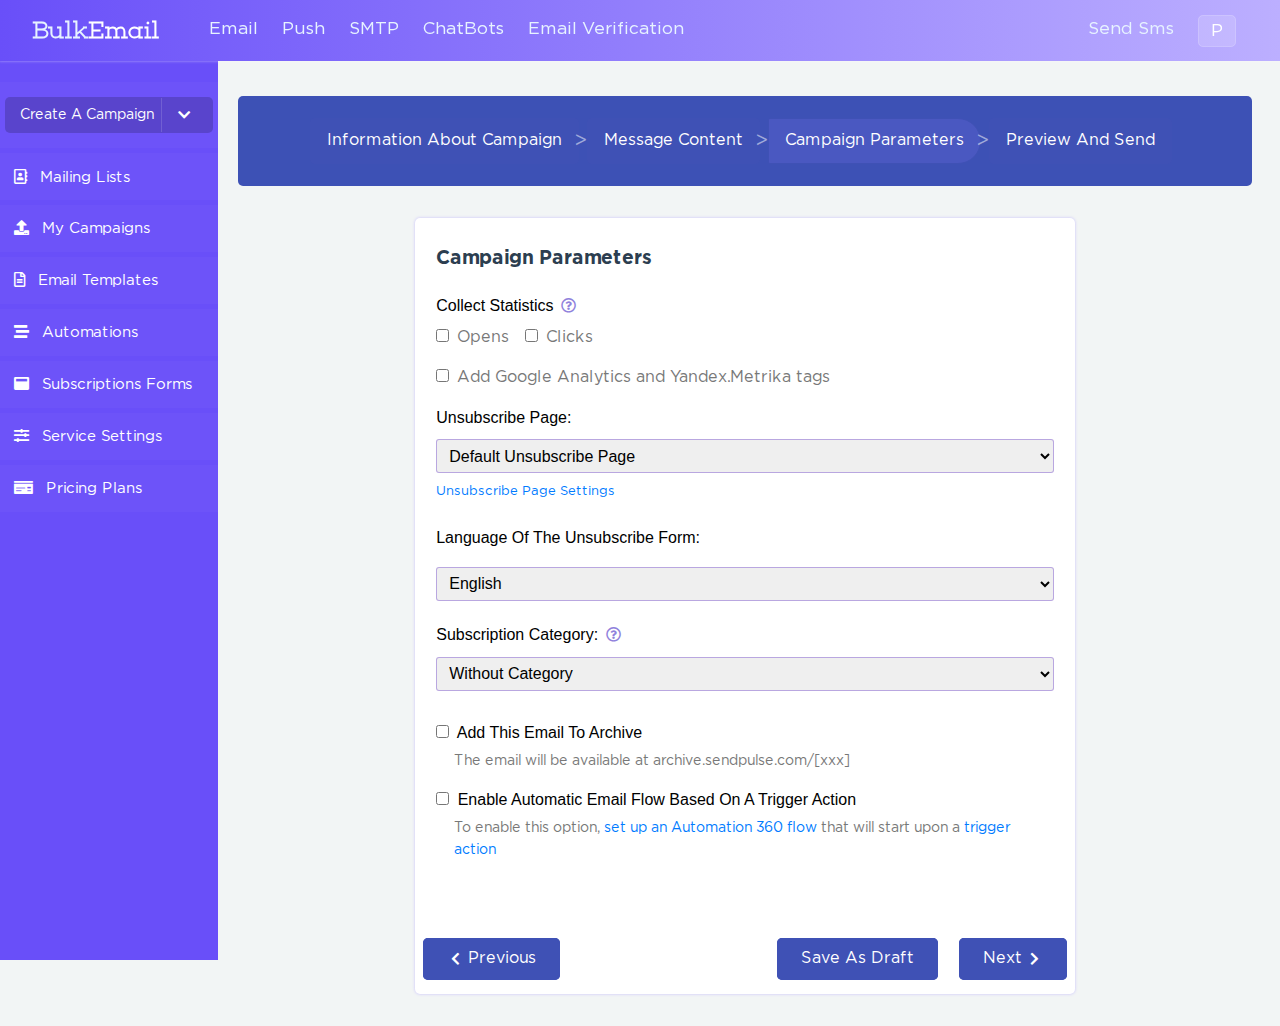
<file: CampaignParameter.html>
<!DOCTYPE html>
<html lang="en">
<head>
    <meta charset="UTF-8">
    <meta name="viewport" content="width=device-width, initial-scale=1.0">
    <title>Campaign Parameter</title>
    <link rel="stylesheet" href="css/style.css">
    <link rel="stylesheet" href="font/stylesheet.css">
    <link rel="stylesheet" href="css/Hover-master/css/hover-min.css">
    <link rel="stylesheet" href="css/fontawesome-free-5.15.1-web/css/all.css">
    <link rel="stylesheet" href="https://maxcdn.bootstrapcdn.com/bootstrap/4.5.2/css/bootstrap.min.css">
</head>
<body>
    <main id="EmailService_wrapper" class="Add_Camp_wrapper MessageContent_wrapper CampParameter_wrapper">
        <header>
            <div class="container-fluid p-0 ">
                <nav class="EmailService_Nav">
                  <div class="Left_side Nv_cmn">
                      <div class="logo">
                     <a href="#" style="text-decoration: none;"> <h2 class="m-0"> Bulk<span>Email</span> </h2> </a>  
                      </div>
                      <div class="nav-item">
                          <ul class="m-0">
                              <li class="F1_li"><a href="#" class="hvr-underline-from-left">Email
                              </li>
                              <li><a href="#" class="hvr-underline-from-left">Push</a></li>
                              <li><a href="#" class="hvr-underline-from-left">SMTP</a></li>
                              <li><a href="#" class="hvr-underline-from-left">ChatBots</a></li>
                              <li><a href="#" class="hvr-underline-from-left">Email Verification</a></li>
                          </ul>
                      </div>
                    
                   </div>
                   <div class="Right_side  Nv_cmn">
                       <ul class="m-0">
                           <li class="Send_Sms"><a href="#" class="hvr-underline-from-left">Send Sms</a></li>
                           <li><a href="#" class="UserPro" title="profile">P</a></li>
                           <!--user---profile -->
                            <div class="UserProfile_Wrapper" id="UserProfile_Wrapper">
                                <div class="User_headiing">
                                    <h5>Peter</h5>
                                    <p>peter@mamoru.com</p>
                                    <span>ID 890002</span>
                                </div>
                                <div class="User_Content">
                                    <ul>
                                        <li class="Uf_01">
                                            <span>Balance $5</span> <span>Add funds</span>
                                        </li>
                                        <li class="Uf_02"></li>
                                        <li class="Uf_03"></li>
                                        <li class="Uf_04"></li>
                                        <li class="Uf_05"></li>
                                        <li class="Uf_06"></li>
                                        <li class="Uf_07"></li>
                                    </ul>
                                </div>
                            </div>
                            <!-- end---here -->
                       </ul>
                   </div>
                </nav>
            </div>
        </header>
    <!-- Content--section -->
    <section class="Main_Campaign">
     <div class="container-fluid pl-0 ml-0">
         <div class="Campaign_content">
             <div class="CampL1 Camp_cmn02" >
                 <ul>
                     <li class="Camp_Item1"><a href="#">Create a campaign
                        <i class="fas fa-chevron-down text-white Camp_i01"></i>
                     </a> 
                     <div class="camp_list">
                         <ul>
                             <li>Email Campaign</li>
                             <li>Send sms</li>
                         </ul>
                     </div>
                    </li>
                     <li class="Camp_Item2"><a href="mailinglist.html">
                        <i class="far fa-address-book"></i>Mailing lists</a></li>
                     <li class="Camp_Item3"><a href="emailservice.html">
                        <i class="fas fa-upload"></i>My Campaigns</a></li>
                     <li class="Camp_Item4"><a href="EmailTemplate.html">
                        <i class="far fa-file-alt"></i>Email Templates</a></li>
                     <li class="Camp_Item5"><a href="#">
                        <i class="fas fa-stream"></i>Automations</a></li>
                     <li class="Camp_Item6"><a href="#">
                        <i class="fas fa-window-maximize"></i>Subscriptions forms</a></li>
                     <li class="Camp_Item7"><a href="#">
                        <i class="fas fa-sliders-h"></i>Service Settings</a></li>
                     <li class="Camp_Item8"><a href="#">
                        <i class="fas fa-money-check"></i>pricing Plans</a></li>
                 </ul>
             </div>
             <div class="CampL2 Camp_cmn02">
                   <div class="Camp_heading">
                       <div class="child_heading">
                       <a href="AddCamp.html">Information About Campaign</a>
                       <a href="MessageContent.html">Message Content</a>
                       <a href="#" class="add3">Campaign Parameters</a>
                       <a href="preview.html">Preview and send</a>
                       </div>
                  </div>
                  <!-- Campaign_parameter -->
                   <div class="Parameter_wrp">
                       <div class="Parameter_content">
                           <div class="prmtr_heading">
                             <h2>Campaign Parameters</h2>
                           </div>
                           <form action="#" method="post">
                              <div class="static01 Stactic_cmn03">
                                  <label for="#" class="Cllect_st1">
                                    Collect statistics 
                                    <div class="qstion_mark">
                                        <i class="far fa-question-circle"></i>
                                        <p class="hvr_01">
                                            bulk will be collect open rate and 
                                            clickthrough statistics.
                                        </p>
                                    </div>
                                  </label>
                                 <p class="Check__P01 mr-3" ><input type="checkbox" class="mr-2" name="open" id="open01">Opens </p>
                                 <p class="Check__P02"><input type="checkbox"  class="mr-2" name="Clicks" id="Clicks01">Clicks </p>
                                 <p class="Check__P03"><input type="checkbox" class="mr-2" name="AddGoogle" id="Add_google_01">Add Google Analytics and Yandex.Metrika tags </p>
                              </div>
                              <!-- camp____Id -->
                              <div class="static02 static_UnSb_page Stactic_cmn03">
                                <label for="#">
                                    Campaign ID (utm_campaign) <b>*</b>:
                                  <input type="text" name="unSub" id="unSub" autocapitalize="off" placeholder="type text">
                                  <p>SendPulse will automatically add parameters: utm_source=sendpulse and utm_medium=email</p>
                                  <a href="javascript:void(0)" class="Unsbscribe_page">Google Analytics help information <i class="far fa-share-square ml-1" style="color:#9082dc;"></i> </a>
                                </label>
                            </div>
                              <!-- end---here -->
                              <div class="static02 Stactic_cmn03">
                                  <label for="#">
                                    Unsubscribe page:
                                    <select name="Unsbscribe" id="Unsbscribe">
                                        <option value="#">Default Unsubscribe page</option>
                                    </select>
                                    <a href="javascript:void(0)" class="Unsbscribe_page">Unsubscribe page settings</a>
                                  </label>
                              </div>
                              <div class="static03 Stactic_cmn03">
                               <label for="#"> Language of the unsubscribe form:</label>  
                                <select name="LanguageSelect" id="LanguageSelect">
                                    <option value="#">English</option><option value="#">हिंदी</option>
                                    <option value="#">Albanian</option><option value="#"> Amharic</option>
                                    <option value="#">Arabic</option><option value="#"> Armenian</option>
                                    <option value="#"> Azerbaijani</option><option value="#"> Bangla</option>
                                    <option value="#"> Basque</option> <option value="#">Belarusian</option>
                                    <option value="#"> Bosnian</option><option value="#">Bulgarian</option>
                                    <option value="#">Burmese</option> <option value="#">Catalan</option>
                                    <option value="#">Cebuano</option><option value="#"> Corsican</option>
                                    <option value="#">Croatian</option><option value="#">Czech</option>
                                    <option value="#">Danish</option><option value="#">Esperanto</option>
                                    <option value="#"> Estonian</option><option value="#">Filipino</option>
                                    <option value="#">Finnish</option><option value="#">French</option>
                                    <option value="#">Galician</option><option value="#">Georgian</option>
                                    <option value="#">German</option> <option value="#">Greek</option>
                                    <option value="#">Gujarati</option> <option value="#">Hausa</option>
                                    <option value="#">Hawaiian</option><option value="#">Hebrew</option>
                                    <option value="#">Hindi</option><option value="#">Hmong</option>
                                    <option value="#">Japanese</option><option value="#">Javanese</option>                                  
                                </select>
                              </div>
                              <div class="static04 Stactic_cmn03">
                                    <label for="#">
                                        Subscription category:
                                         <div class="qstion_mark">
                                            <i class="far fa-question-circle"></i>
                                            <p class="hvr_01">
                                                Subscription allow
                                                Lorem ipsum dolor sit amet consectetur adipisicing elit.
                                            </p>
                                        </div>
                                        <select name="SubscriptionCategory" id="Subscription__Category">
                                            <option value="#">without category</option>
                                        </select>
                                    </label>
                              </div>
                              <div class="static05 Stactic_cmn03">
                                <label for="#">
                                    <input type="checkbox" class="mr-1" name="AddEmail" id="Add_Email">
                                     Add this email to archive 
                                </label>
                                <p> The email will be available at archive.sendpulse.com/[xxx]</p>
                             </div>
                             <div class="static06 Stactic_cmn03">
                                <label for="#">
                                    <input type="checkbox" class="mr-1" name="AddEmail" id="Add_Email">
                                   enable automatic email flow based on a trigger action 
                                </label>
                                <p>To enable this option, 
                                    <a href="javascript:void(0)">set up an Automation 360 flow </a> 
                                    that will start upon a  <a href="javascript:void(0)">trigger action</a>
                                </p>
                             </div>
                           </form>
                       </div>
                         <!--Message_Ft_btn-->
                        <div class="Ft_btn_wrp">
                            <div class="child_FT_btn">
                                <div class="Lft_btn01 Ft_btn_cmn03">
                                <a href="MessageContent.html"><i class="fas fa-chevron-left"></i> Previous</a> 
                                </div>
                                <div class="Rgt_btn02 Ft_btn_cmn03">
                                    <a href="#" class="mr-3">save as draft</a>
                                    <a href="preview.html" class="LstAnckr">next <i class="fas fa-chevron-right"></i></a>
                                </div>
                            </div>
                        </div>
                      <!-- msg---end--here -->
                   </div>                    
                   <!--end--here-->
                </div>
            </div>
        </div>
    </section>
    <!-- End---here----Content--- -->
    </main>


      <!-- script---section -->
      <script src="js/jquery.min.js"></script>
      <script src="js/main.js"></script>
      <script src="https://cdnjs.cloudflare.com/ajax/libs/popper.js/1.16.0/umd/popper.min.js"></script>
      <script src="https://maxcdn.bootstrapcdn.com/bootstrap/4.5.2/js/bootstrap.min.js"></script>   
    </body>
</html>
</file>
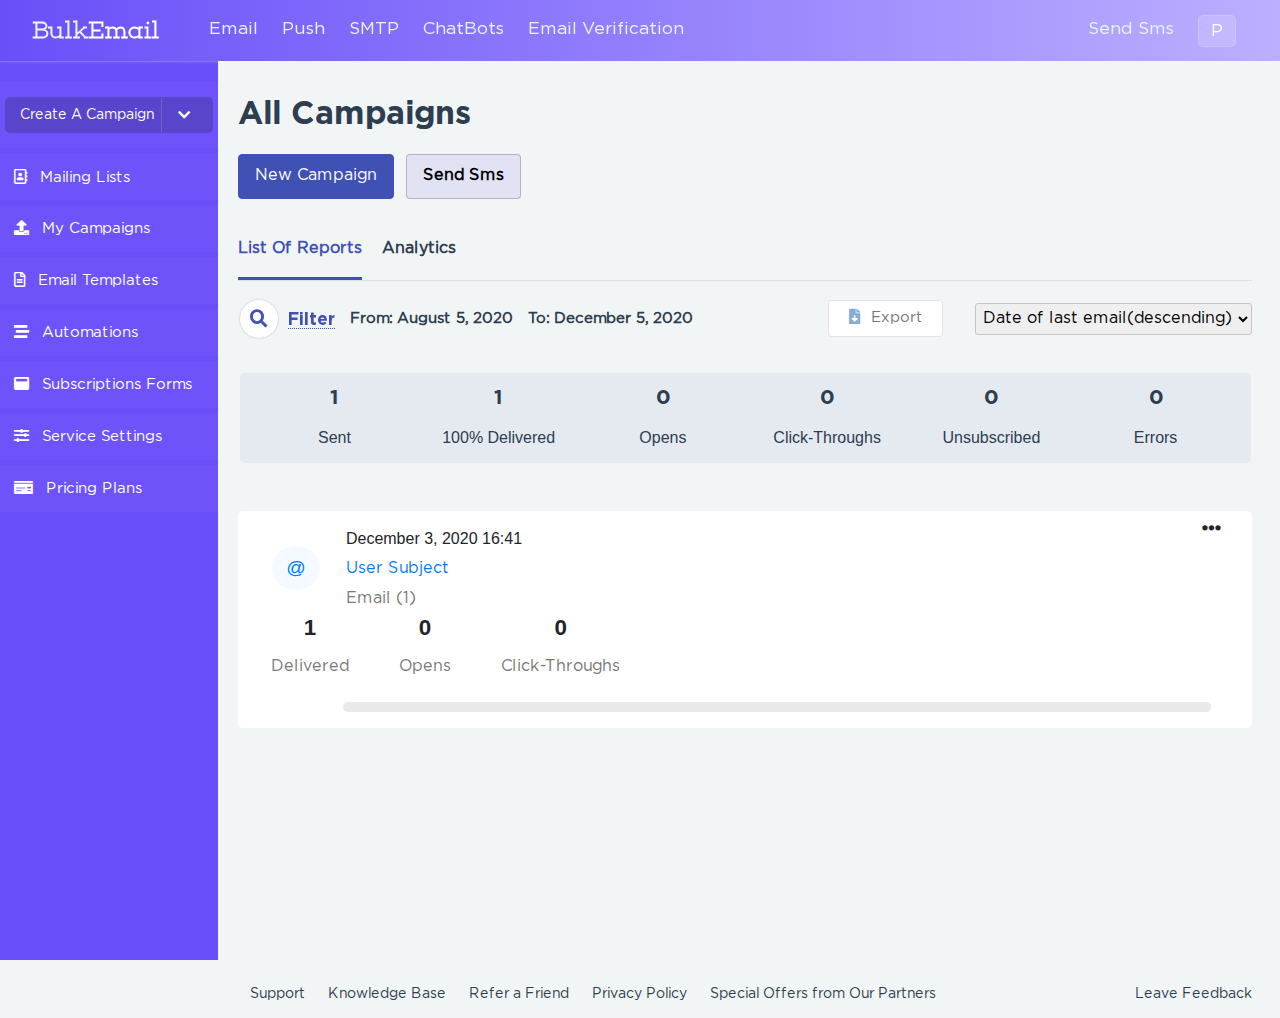
<file: emailservice.html>
<!DOCTYPE html>
<html lang="en">
<head>
    <meta charset="UTF-8">
    <meta name="viewport" content="width=device-width, initial-scale=1.0">
    <title>Bulk mail</title>
    <link rel="stylesheet" href="css/style.css">
    <link rel="stylesheet" href="font/stylesheet.css">
    <link rel="stylesheet" href="css/Hover-master/css/hover-min.css">
    <link rel="stylesheet" href="css/fontawesome-free-5.15.1-web/css/all.css">
    <link rel="stylesheet" href="https://maxcdn.bootstrapcdn.com/bootstrap/4.5.2/css/bootstrap.min.css">
</head>
<body>
    <main id="EmailService_wrapper">
        <header>
            <div class="container-fluid p-0 ">
                <nav class="EmailService_Nav">
                  <div class="Left_side Nv_cmn">
                      <div class="logo">
                     <a href="#" style="text-decoration: none;"> <h2 class="m-0"> Bulk<span>Email</span> </h2> </a>  
                      </div>
                      <div class="nav-item">
                          <ul class="m-0">
                              <li class="F1_li"><a href="#" class="hvr-underline-from-left">Email
                              </li>
                              <li><a href="#" class="hvr-underline-from-left">Push</a></li>
                              <li><a href="#" class="hvr-underline-from-left">SMTP</a></li>
                              <li><a href="#" class="hvr-underline-from-left">ChatBots</a></li>
                              <li><a href="#" class="hvr-underline-from-left">Email Verification</a></li>
                          </ul>
                      </div>
                    
                   </div>
                   <div class="Right_side  Nv_cmn">
                       <ul class="m-0 ul01">
                           <li class="Send_Sms"><a href="#" class="hvr-underline-from-left">Send Sms</a></li>
                           <li><a href="#" class="UserPro" title="profile">P</a></li>
                           <!--user---profile -->
                            <div class="UserProfile_Wrapper" id="UserProfile_Wrapper">
                                <div class="User_headiing">
                                    <h5>Peter</h5>
                                    <p>peter@mamoru.com</p>
                                    <span>ID 890002</span>
                                </div>
                                <div class="User_Content">
                                    <ul>
                                        <li class="Uf_01">
                                            <span>Balance $5</span> <span>Add funds</span>
                                        </li>
                                        <li class="Uf_02"></li>
                                        <li class="Uf_03"></li>
                                        <li class="Uf_04"></li>
                                        <li class="Uf_05"></li>
                                        <li class="Uf_06"></li>
                                        <li class="Uf_07"></li>
                                    </ul>
                                </div>
                            </div>
                            <!-- end---here -->
                       </ul>
                       <div class="main-bar" class="openbtn" onclick="openNav()">
                        <div class="a1"></div>
                        <div class="b1"></div>
                        <div class="c1"></div>
                    </div>
                   </div>
                </nav>
            </div>
        </header>
    <!-- Content--section -->
    <section class="Main_Campaign">
     <div class="container-fluid pl-0 ml-0">
         <div class="Campaign_content">
             <div class="CampL1 Camp_cmn02" id="sidebar">
                 <ul>
                     <li class="Camp_Item1"><a href="AddCamp.html">Create a campaign
                        <i class="fas fa-chevron-down text-white Camp_i01"></i>
                     </a> 
                     <div class="camp_list">
                         <ul>
                             <li>Email Campaign</li>
                             <li>Send sms</li>
                         </ul>
                     </div>
                    </li>
                     <li class="Camp_Item2"><a href="mailinglist.html">
                        <i class="far fa-address-book"></i>Mailing lists</a></li>
                     <li class="Camp_Item3"><a href="emailservice.html">
                        <i class="fas fa-upload"></i>My Campaigns</a></li>
                     <li class="Camp_Item4"><a href="EmailTemplate.html">
                        <i class="far fa-file-alt"></i>Email Templates</a></li>
                     <li class="Camp_Item5"><a href="#">
                        <i class="fas fa-stream"></i>Automations</a></li>
                     <li class="Camp_Item6"><a href="#">
                        <i class="fas fa-window-maximize"></i>Subscriptions forms</a></li>
                     <li class="Camp_Item7"><a href="#">
                        <i class="fas fa-sliders-h"></i>Service Settings</a></li>
                     <li class="Camp_Item8"><a href="#">
                        <i class="fas fa-money-check"></i>pricing Plans</a></li>
                 </ul>
             </div>
             <div class="CampL2 Camp_cmn02" id="Sift1">
                   <div class="Camp_heading">
                       <h2>All Campaigns</h2>
                       <a href="#" class="a1">New Campaign</a>
                       <a href="#" class="a2">Send Sms</a>
                   </div>
                 <div class="Camp_Content">
                     <div class="Camp_top">   
                        <a href="#" class="List01 List_active" onclick="openList('List1')" >List of Reports</a>
                        <a href="#"  class="List01" onclick="openList('List2')">Analytics</a>
                    </div>
                     <div class="Child_Camp1 List" id="List1" >
                        <div class="Sub_wrp">
                         <div class="F01  F0002_cmn02">
                             <a href="javascript:void(0)" class="hvr-underline-from-center F_ankr Filter">
                                <i class="fa fa-search" aria-hidden="true"></i>
                                <span>filter</span> 
                             </a>
                             <p>
                                 <span>From: August 5, 2020</span>
                                 <span>To: December 5, 2020</span>
     
                            </p>
                            <!--Search---form -->
                            <div class="Search_form" id="Search_form">
                                <div class="SForm_wrp">
                                    <form action="#" method="post">
                                    <div class="Fst_one_wrp">
                                        <div class="S_list01 SrFrm_Cmn04">
                                            <label for="#">
                                                From
                                                <input type="date" value="10-08-2020"  data-defaultval="10-08-2020" name="date" id="dateF1">
                                            </label>
                                        </div>
                                        <div class="S_list02 SrFrm_Cmn04">
                                            <label for="#"> 
                                              To
                                                <input type="date" value="10-08-2020"  data-defaultval="10-08-2020" name="date" id="dateF1">
                                            </label>
                                        </div>
                                    </div>
                                    <!--  -->
                                        <div class="Days_list">
                                            <a href="#">last 7 days </a>
                                            <a href="#">last 30 days </a>
                                            <a href="#">For a quarter</a>
                                            <a href="#">From the beginnings </a>
                                        </div>
                                        <!--  -->
                                        <div class="tab_list">
                                            <a href="#">All</a>
                                            <a href="#">Email</a>
                                            <a href="#">Sms</a>
                                        </div>
                                        <!--  -->
                                        <div class="Search_camp_wrp">
                                            <div class="Srch01 Srch_cm02">
                                                <label for="#">
                                                    Search by campaign name
                                                    <input type="text" name="camp1" id="SearchCampaign" autocomplete="off"  placeholder="Campaign Name"required>
                                                </label>
                                            </div>
                                            <div class="Srch02 Srch_cm02">
                                                <label for="#">
                                                  Mailing list name
                                                  <input type="text" name="Mailing" id="Mailing" autocomplete="off" placeholder="List Name" required>
                                                </label>
                                            </div>
                                            <div class="Srch03 Srch_cm02">
                                                <label for="#">
                                                    Search by email
                                                    <input type="text" name="SearchEmail" id="SearchEmail" autocomplete="off" placeholder="Search by email" required>
                                                </label>
                                            </div>
                                            <div class="Srch04 Srch_cm02">
                                                <label for="#">
                                                    Search by phone
                                                    <input type="number" name="phone" id="number" placeholder="phone number" required>
                                                </label>
                                            </div>
                                            <div class="Srch05">
                                                <label for="#">
                                                    Sender email
                                                    <input type="text" name="SederEmail" id="SenderEmail" placeholder="Sender Email" autocomplete="off" required>
                                                </label>
                                            </div>
                                            <div class="Srch06">
                                                    <input type="checkbox" name="checkbox2">
                                                    Hide email campaigns to less than
                                                    <select name="Select2" id="Select2">
                                                        <option value="10">10</option>
                                                        <option value="10">20</option>
                                                        <option value="10">30</option>
                                                        <option value="10">40</option>
                                                    </select>
                                                    recipients
                                            </div>
                                        </div>
                                        <!-- btn -->
                                        <div class="Form_Btn_wrapper">
                                            <div class="F_btn1" onclick="document.getElementById('Search_form').style.display='none'">
                                                <input type="submit" value="Cancel" class="cancel">
                                            </div>
                                            <div class="F_btn1">
                                                <input type="submit" value="Submit" class="Submit2">
                                            </div>
                                        </div>
                                    </form>
                                </div>
                            </div>
                            <!-- end---here -->
                          </div>
                         <div class="F02 F0002_cmn02">
                             <div class="Exprt">
                                <p><i class="fas fa-file-download"></i> Export</p>
                               <div class="export_title">
                                   <p>Available on paid plan only</p>
                                   <span></span>
                               </div>
                            </div>
                             <div class="Option">
                                 <select name="#" id="Slt">
                                     <option value="#">Date of last email(descending)</option>
                                     <option value="#">Number of message</option>
                                     <option value="#">Date of last email(ascending)</option>
                                     <option value="#">Date of last email(descending)</option>
                                 </select>
                             </div>
                         </div>
                        </div>
                         <!-- counter--report -->
                     <div class="Cntr_report row text-center">
                        <div class="R01 Rcmn02 col-sm-3 col-md-2">
                            <h5>1</h5>
                            <span>sent</span>  
                        </div>
                        <div class="R02 Rcmn02 col-sm-3 col-md-2">
                           <h5>1</h5>
                           <span class="counter">100% delivered</span>  
                       </div>
                       <div class="R03 Rcmn02 col-sm-3 col-md-2">
                           <h5>0</h5>
                           <span>opens</span>  
                       </div>
                       <div class="R04 Rcmn02 col-sm-3 col-md-2">
                           <h5>0</h5>
                           <span>click-throughs</span>  
                       </div>
                       <div class="R05 Rcmn02 col-sm-3 col-md-2">
                           <h5>0</h5>
                           <span>unsubscribed</span>  
                       </div>
                       <div class="R06 Rcmn02 col-sm-3 col-md-2">
                           <h5>0</h5>
                           <span>errors</span>  
                       </div>
                    </div>
                    <!-- end--here -->
                      <!-- User_field -->
                      <div class="Main-User_field">
                         <div class="Child_userField">
                             <div class="user-0">
                                <span>
                                    @
                                </span>
                                <!-- block-list -->
                                  <div class="messge-popup" id="id01">
                                      <p> sent<b> : 1</b></p>
                                      <p>Successfully delivered<b> : 1 ( 100 % )</b> </p>
                                      <!-- <a href="#" onclick="document.getElementById('id01').style.display='none'" class="close" title="Close Modal">X</a>--> 
                                </div> 
                                <!-- end-here -->
                             </div>
                          <div class="User01">
                              <span>December 3, 2020 16:41</span>
                              <a href="javascript.void(0)">User Subject</a>
                              <p>Email (1)</p>
                          </div>
                          <div class="User02">
                              <div class="Field-01 Field_cmn-01">
                                 <span>1</span>
                                 <p>delivered</p>
                              </div>
                              <div class="Field-02 Field_cmn-01">
                                <span>0</span>
                                <p>Opens</p>
                             </div>
                             <div class="Field-03 Field_cmn-01">
                                <span>0</span>
                                <p>click-throughs</p>
                             </div>
                           </div>
                           <div class="setting">
                            <i class="fa fa-ellipsis-h" aria-hidden="true"></i>
                           </div>
                           <hr class="hr1"> 
                           <!-- setting-pop--up -->
                           <div class="Setting-child" id="Setting-child">
                            <ul>
                                <span></span>
                                <li>Static</li>
                                <li> Campaign over View</li>
                                <li>copy to new campaign</li>
                                <li>Send email to unreads</li>
                                <li> Campaign over View</li>
                            </ul>
                        </div>
                         </div>
                      </div>
                      <!-- end--here -->
                     </div>
                     <div class="Child_Camp2 List" id="List2" style="display: none;">
                         <p class="py-5">Loading....</p>
                     </div>
                    
                 </div>
                 <!-- copy-right -->
             <div class="Copy--right">
                <div class="Content">
                   <div class="Cpy_Cnt01 Cpy_cmn02">
                   <a href="#">Support</a> 
                   <a href="#">Knowledge Base</a> 
                   <a href="#">Refer a Friend</a> 
                   <a href="#">Privacy Policy</a> 
                   <a href="#">Special Offers from Our Partners </a> 
                  </div>
                   <div class="Cpy_Cnt02 Cpy_cmn02">
                       <a href="#">
                           Leave Feedback
                       </a>
                   </div>
                </div>
            </div>
             </div>
             
         </div>
     </div>
    </section>
    <!-- End---here----Content--- -->
    </main>


      <!-- script---section -->
      <script src="js/jquery.min.js"></script>
      <script src="js/main.js"></script>
      <script src="https://cdnjs.cloudflare.com/ajax/libs/popper.js/1.16.0/umd/popper.min.js"></script>
      <script src="https://maxcdn.bootstrapcdn.com/bootstrap/4.5.2/js/bootstrap.min.js"></script>
    </body>
</html>
</file>
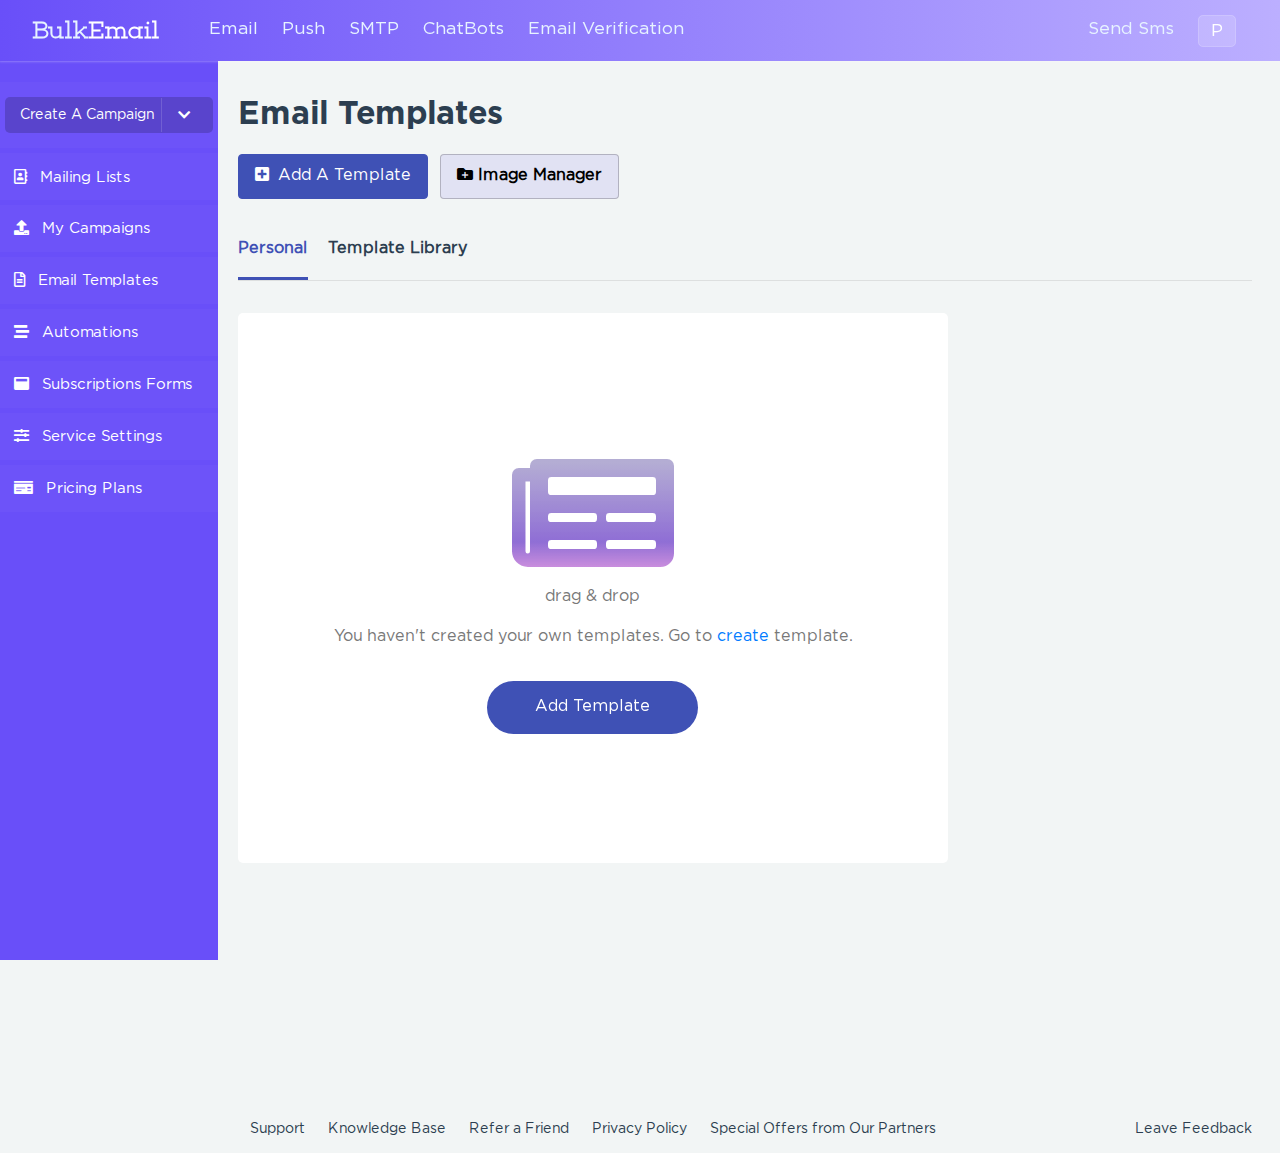
<file: EmailTemplate.html>
<!DOCTYPE html>
<html lang="en">
<head>
    <meta charset="UTF-8">
    <meta name="viewport" content="width=device-width, initial-scale=1.0">
    <title>Email Templates</title>
    <link rel="stylesheet" href="css/style.css">
    <link rel="stylesheet" href="font/stylesheet.css">
    <link rel="stylesheet" href="css/Hover-master/css/hover-min.css">
    <link rel="stylesheet" href="css/fontawesome-free-5.15.1-web/css/all.css">
    <link rel="stylesheet" href="https://maxcdn.bootstrapcdn.com/bootstrap/4.5.2/css/bootstrap.min.css">
</head>
<body>
    <main id="EmailService_wrapper" class="Email_Template_wrapper">
        <header>
            <div class="container-fluid p-0 ">
                <nav class="EmailService_Nav">
                  <div class="Left_side Nv_cmn">
                      <div class="logo">
                     <a href="#" style="text-decoration: none;"> <h2 class="m-0"> Bulk<span>Email</span> </h2> </a>  
                      </div>
                      <div class="nav-item">
                          <ul class="m-0">
                              <li class="F1_li"><a href="#" class="hvr-underline-from-left">Email
                              </li>
                              <li><a href="#" class="hvr-underline-from-left">Push</a></li>
                              <li><a href="#" class="hvr-underline-from-left">SMTP</a></li>
                              <li><a href="#" class="hvr-underline-from-left">ChatBots</a></li>
                              <li><a href="#" class="hvr-underline-from-left">Email Verification</a></li>
                          </ul>
                      </div>
                    
                   </div>
                   <div class="Right_side  Nv_cmn">
                       <ul class="m-0 ul01">
                           <li class="Send_Sms"><a href="#" class="hvr-underline-from-left">Send Sms</a></li>
                           <li><a href="#" class="UserPro" title="profile">P</a></li>
                           <!--user---profile -->
                            <div class="UserProfile_Wrapper" id="UserProfile_Wrapper">
                                <div class="User_headiing">
                                    <h5>Peter</h5>
                                    <p>peter@mamoru.com</p>
                                    <span>ID 890002</span>
                                </div>
                                <div class="User_Content">
                                    <ul>
                                        <li class="Uf_01">
                                            <span>Balance $5</span> <span>Add funds</span>
                                        </li>
                                        <li class="Uf_02"></li>
                                        <li class="Uf_03"></li>
                                        <li class="Uf_04"></li>
                                        <li class="Uf_05"></li>
                                        <li class="Uf_06"></li>
                                        <li class="Uf_07"></li>
                                    </ul>
                                </div>
                            </div>
                            <!-- end---here -->
                       </ul>
                       <div class="main-bar" class="openbtn" onclick="openNav()">
                        <div class="a1"></div>
                        <div class="b1"></div>
                        <div class="c1"></div>
                    </div>
                   </div>
                </nav>
            </div>
        </header>
    <!-- Content--section -->
    <section class="Main_Campaign">
     <div class="container-fluid pl-0 ml-0">
         <div class="Campaign_content">
             <div class="CampL1 Camp_cmn02" id="sidebar">
                 <ul>
                     <li class="Camp_Item1"><a href="AddCamp.html">Create a campaign
                        <i class="fas fa-chevron-down text-white Camp_i01"></i>
                     </a> 
                     <div class="camp_list">
                         <ul>
                             <li>Email Campaign</li>
                             <li>Send sms</li>
                         </ul>
                     </div>
                    </li>
                     <li class="Camp_Item2"><a href="mailinglist.html">
                        <i class="far fa-address-book"></i>Mailing lists</a></li>
                     <li class="Camp_Item3"><a href="emailservice.html">
                        <i class="fas fa-upload"></i>My Campaigns</a></li>
                     <li class="Camp_Item4"><a href="EmailTemplate.html">
                        <i class="far fa-file-alt"></i>Email Templates</a></li>
                     <li class="Camp_Item5"><a href="#">
                        <i class="fas fa-stream"></i>Automations</a></li>
                     <li class="Camp_Item6"><a href="#">
                        <i class="fas fa-window-maximize"></i>Subscriptions forms</a></li>
                     <li class="Camp_Item7"><a href="#">
                        <i class="fas fa-sliders-h"></i>Service Settings</a></li>
                     <li class="Camp_Item8"><a href="#">
                        <i class="fas fa-money-check"></i>pricing Plans</a></li>
                 </ul>
             </div>
             <div class="CampL2 Camp_cmn02" id="Sift1">
                   <div class="Camp_heading">
                       <h2>Email Templates</h2>
                       <a href="#" class="a1"><i class="fas fa-plus-square"></i> Add a Template</a>
                       <a href="#" class="a2"><i class="fas fa-folder-plus"></i> Image Manager</a>
                   </div>
                 <div class="Camp_Content">
                     <div class="Camp_top">   
                        <a href="#" class="List01 List_active" onclick="openList('List1')" >Personal    </a>
                        <a href="#"  class="List01" onclick="openList('List2')">Template Library</a>
                    </div>
                     <div class="Child_Camp1 List" id="List1" >
                     <div class="Template_wrp">
                         <div class="Temp_cotent">
                             <figure>
                                 <!-- <img src="" alt=""> -->
                                 <i class="fas fa-newspaper"></i>
                                  <p class="Drag">drag & drop</p>
                                </figure>
                             <p>You haven't created your own templates. Go to <a href="#"> create</a> template.</p>
                           <div class="btn02">
                               <a href="#" type="btn" role="button" class="Ad_temp hvr-shutter-out-horizontal">Add Template</a>
                            </div>
                        </div>
                     </div>
                     </div>
                     <div class="Child_Camp2 List" id="List2" style="display: none;">
                       <div class="Temlate_Library_wrappper">
                           <div class="Temp_Library_Content">
                             <div class="top_heading">
                                <div class="Temp_btn01 Temp_cmn03 temp_Active"  onclick="openTemp('TempTab1')">
                                    <a href="#" type="button" role="button"> All</a>
                                </div>
                                <div class="Temp_btn02 Temp_cmn03" onclick="openTemp('TempTab2')"> 
                                    <a href="#" type="button" role="button"> Bussiness</a>
                                </div>
                                <div class="Temp_btn03 Temp_cmn03" onclick="openTemp('TempTab3')">
                                    <a href="#" type="button" role="button">Ecommerce</a>
                                </div>
                                <div class="Temp_btn04 Temp_cmn03" onclick="openTemp('TempTab4')">
                                    <a href="#" type="button" role="button">  Education</a>
                                </div>
                                <div class="Temp_btn05 Temp_cmn03" onclick="openTemp('TempTab5')">
                                    <a href="#" type="button" role="button">  Holiday</a>
                                </div>
                                <div class="Temp_btn06 Temp_cmn03" onclick="openTemp('TempTab6')">
                                    <a href="#" type="button" role="button"> Other</a>
                                </div>
                                <div class="Temp_btn07 Temp_cmn03" onclick="openTemp('TempTab7')">
                                    <a href="#" type="button" role="button">  Restaurant</a>
                                </div>
                                <div class="Temp_btn08 Temp_cmn03" onclick="openTemp('TempTab8')">
                                    <a href="#" type="button" role="button">Travel</a>
                                </div>
                             </div>
                             <!-- library---content -->
                             <!-- 1st--library---branch -->
                             <div class="Library_branch" id="TempTab1">
                                 <div class="Library_child_branch">
                                 <div class="Library_Brnch01 Lbry_cmn02">
                                     <figure>
                                         <img src="image/temp11.jpg" alt="image">
                                          <p class="Drag">drag & drop</p>
                                        </figure>
                                     
                                     <div class="btn_branch" onclick="handlePopup(event)">
                                         <a href="#">Webinar Speakers</a>
                                         <i class="fas fa-chevron-down text-dark Camp_i02"></i>
                                     </div>
                                     <div class="web_camp">
                                         <ul>
                                             <li><i class="fas fa-upload"></i> Create campaign</li>
                                             <li><i class="fas fa-edit"></i> Edit Template</li>
                                         </ul>
                                     </div>
                                 </div>
                                 <div class="Library_Brnch02 Lbry_cmn02">
                                    <figure>
                                        <img src="image/temp2.jpg" alt="image">
                                         <p class="Drag">drag & drop</p>
                                    </figure>
                                    <div class="btn_branch" onclick="handlePopup(event)">
                                        <a href="#">Webinar Speakers</a>
                                        <i class="fas fa-chevron-down text-dark Camp_i03"></i>
                                    </div>
                                    <div class="web_camp">
                                        <ul>
                                            <li><i class="fas fa-upload"></i> Create campaign</li>
                                            <li><i class="fas fa-edit"></i> Edit Template</li>
                                        </ul>
                                    </div>
                                </div>
                                <div class="Library_Brnch03 Lbry_cmn02">
                                    <figure>
                                        <img src="image/temp3.jpeg" alt="image">
                                         <p class="Drag">drag & drop</p>
                                    </figure>
                                    <div class="btn_branch" onclick="handlePopup(event)">
                                        <a href="#">Webinar Speakers</a>
                                        <i class="fas fa-chevron-down text-dark Camp_i04"></i>
                                    </div>
                                    <div class="web_camp">
                                        <ul>
                                            <li><i class="fas fa-upload"></i> Create campaign</li>
                                            <li><i class="fas fa-edit"></i> Edit Template</li>
                                        </ul>
                                    </div>
                                </div>
                                <div class="Library_Brnch04 Lbry_cmn02">
                                    <figure>
                                        <img src="image/temp4.jpg" alt="image">
                                         <p class="Drag">drag & drop</p>
                                    </figure>
                                    <div class="btn_branch" onclick="handlePopup(event)">
                                        <a href="#">Webinar Speakers</a>
                                        <i class="fas fa-chevron-down text-dark Camp_i05"></i>
                                    </div>
                                    <div class="web_camp">
                                        <ul>
                                            <li><i class="fas fa-upload"></i> Create campaign</li>
                                            <li><i class="fas fa-edit"></i> Edit Template</li>
                                        </ul>
                                    </div>
                                </div>
                                <div class="Library_Brnch05 Lbry_cmn02">
                                    <figure>
                                        <img src="image/temp5.jpg" alt="image">
                                         <p class="Drag">drag & drop</p>
                                    </figure>
                                    <div class="btn_branch" onclick="handlePopup(event)">
                                        <a href="#">Webinar Speakers</a>
                                        <i class="fas fa-chevron-down text-dark Camp_i06"></i>
                                    </div>
                                     <div class="web_camp">
                                        <ul>
                                            <li><i class="fas fa-upload"></i> Create campaign</li>
                                            <li><i class="fas fa-edit"></i> Edit Template</li>
                                        </ul>
                                    </div>
                                </div>
                                <div class="Library_Brnch06 Lbry_cmn02">
                                    <figure>
                                        <img src="image/temp6.jpg" alt="image">
                                         <p class="Drag">drag & drop</p>
                                    </figure>
                                    <div class="btn_branch" onclick="handlePopup(event)">
                                        <a href="#">Webinar Speakers</a>
                                        <i class="fas fa-chevron-down text-dark Camp_i07"></i>
                                    </div>
                                     <div class="web_camp">
                                        <ul>
                                            <li><i class="fas fa-upload"></i> Create campaign</li>
                                            <li><i class="fas fa-edit"></i> Edit Template</li>
                                        </ul>
                                    </div>
                                </div>
                                <div class="Library_Brnch07 Lbry_cmn02">
                                    <figure>
                                        <img src="image/temp7.jpg" alt="image">
                                         <p class="Drag">drag & drop</p>
                                    </figure>
                                    <div class="btn_branch" onclick="handlePopup(event)">
                                        <a href="#">Webinar Speakers</a>
                                        <i class="fas fa-chevron-down text-dark Camp_i08"></i>
                                    </div>
                                     <div class="web_camp">
                                        <ul>
                                            <li><i class="fas fa-upload"></i> Create campaign</li>
                                            <li><i class="fas fa-edit"></i> Edit Template</li>
                                        </ul>
                                    </div>
                                </div>
                                <div class="Library_Brnch08 Lbry_cmn02">
                                    <figure>
                                        <img src="image/temp8.jpg" alt="image">
                                         <p class="Drag">drag & drop</p>
                                    </figure>
                                    <div class="btn_branch" onclick="handlePopup(event)">
                                        <a href="#">Webinar Speakers</a>
                                        <i class="fas fa-chevron-down text-dark Camp_i09"></i>
                                    </div>
                                     <div class="web_camp">
                                        <ul>
                                            <li><i class="fas fa-upload"></i> Create campaign</li>
                                            <li><i class="fas fa-edit"></i> Edit Template</li>
                                        </ul>
                                    </div>
                                </div>
                                <div class="Library_Brnch09 Lbry_cmn02">
                                    <figure>
                                        <img src="image/temp9.jpg" alt="image">
                                         <p class="Drag">drag & drop</p>
                                    </figure>
                                    <div class="btn_branch" onclick="handlePopup(event)">
                                        <a href="#">Webinar Speakers</a>
                                        <i class="fas fa-chevron-down text-dark Camp_i010"></i>
                                    </div>
                                     <div class="web_camp">
                                        <ul>
                                            <li><i class="fas fa-upload"></i> Create campaign</li>
                                            <li><i class="fas fa-edit"></i> Edit Template</li>
                                        </ul>
                                    </div>
                                </div>
                              </div>
                            </div>
                             <!-- 1---end--here -->
                             <!-- 2d--library --branch -->
                             <div class="Library_branch" id="TempTab2" style="display: none;">
                                <div class="Library_child_branch">
                                <div class="Library_Brnch010 Lbry_cmn02">
                                    <figure>
                                        <img src="image/temp10.jpg" alt="image">
                                         <p class="Drag">drag & drop</p>
                                    </figure>
                                    <div class="btn_branch" onclick="handlePopup(event)">
                                        <a href="#">Webinar Speakers</a>
                                        <i class="fas fa-chevron-down text-dark Camp_i011"></i>
                                    </div>
                                     <div class="web_camp">
                                        <ul>
                                            <li><i class="fas fa-upload"></i> Create campaign</li>
                                            <li><i class="fas fa-edit"></i> Edit Template</li>
                                        </ul>
                                    </div>
                                </div>
                                <div class="Library_Brnch011 Lbry_cmn02">
                                    <figure>
                                        <img src="image/temp12.jpg" alt="image">
                                         <p class="Drag">drag & drop</p>
                                    </figure>
                                    <div class="btn_branch" onclick="handlePopup(event)">
                                        <a href="#">Webinar Speakers</a>
                                        <i class="fas fa-chevron-down text-dark Camp_i012"></i>
                                    </div>
                                     <div class="web_camp">
                                        <ul>
                                            <li><i class="fas fa-upload"></i> Create campaign</li>
                                            <li><i class="fas fa-edit"></i> Edit Template</li>
                                        </ul>
                                    </div>
                                </div>
                                <div class="Library_Brnch012 Lbry_cmn02">
                                    <figure>
                                        <img src="image/temp12.jpg" alt="image">
                                         <p class="Drag">drag & drop</p>
                                    </figure>
                                    <div class="btn_branch" onclick="handlePopup(event)">
                                        <a href="#">Webinar Speakers</a>
                                        <i class="fas fa-chevron-down text-dark Camp_i013"></i>
                                    </div>
                                     <div class="web_camp">
                                        <ul>
                                            <li><i class="fas fa-upload"></i> Create campaign</li>
                                            <li><i class="fas fa-edit"></i> Edit Template</li>
                                        </ul>
                                    </div>
                                </div>
                             </div>
                            </div>
                             <!-- 2nd--end--here -->
                                 <!-- 3rd--library --branch -->
                                 <div class="Library_branch" id="TempTab3" style="display: none;">
                                    <div class="Library_child_branch">
                                    <div class="Library_Brnch013 Lbry_cmn02">
                                        <figure>
                                            <img src="image/temp13.jpg" alt="image">
                                             <p class="Drag">drag & drop</p>
                                        </figure>
                                        <div class="btn_branch" onclick="handlePopup(event)">
                                            <a href="#">Webinar Speakers</a>
                                            <i class="fas fa-chevron-down text-dark Camp_i014"></i>
                                        </div>
                                         <div class="web_camp">
                                        <ul>
                                            <li><i class="fas fa-upload"></i> Create campaign</li>
                                            <li><i class="fas fa-edit"></i> Edit Template</li>
                                        </ul>
                                    </div>
                                    </div>
                                    <div class="Library_Brnch014 Lbry_cmn02">
                                        <figure>
                                            <img src="image/temp14.jpg" alt="image">
                                             <p class="Drag">drag & drop</p>
                                        </figure>
                                        <div class="btn_branch" onclick="handlePopup(event)">
                                            <a href="#">Webinar Speakers</a>
                                            <i class="fas fa-chevron-down text-dark Camp_i015"></i>
                                        </div>
                                         <div class="web_camp">
                                        <ul>
                                            <li><i class="fas fa-upload"></i> Create campaign</li>
                                            <li><i class="fas fa-edit"></i> Edit Template</li>
                                        </ul>
                                    </div>
                                    </div>
                                    <div class="Library_Brnch015 Lbry_cmn02">
                                        <figure>
                                            <img src="image/temp15.jpg" alt="image">
                                             <p class="Drag">drag & drop</p>
                                        </figure>
                                        <div class="btn_branch" onclick="handlePopup(event)">
                                            <a href="#">Webinar Speakers</a>
                                            <i class="fas fa-chevron-down text-dark Camp_i016"></i>
                                        </div>
                                         <div class="web_camp">
                                        <ul>
                                            <li><i class="fas fa-upload"></i> Create campaign</li>
                                            <li><i class="fas fa-edit"></i> Edit Template</li>
                                        </ul>
                                    </div>
                                    </div>
                                    <div class="Library_Brnch014 Lbry_cmn02">
                                        <figure>
                                            <img src="image/temp14.jpg" alt="image">
                                             <p class="Drag">drag & drop</p>
                                        </figure>
                                        <div class="btn_branch" onclick="handlePopup(event)">
                                            <a href="#">Webinar Speakers</a>
                                            <i class="fas fa-chevron-down text-dark Camp_i017"></i>
                                        </div>
                                         <div class="web_camp">
                                        <ul>
                                            <li><i class="fas fa-upload"></i> Create campaign</li>
                                            <li><i class="fas fa-edit"></i> Edit Template</li>
                                        </ul>
                                    </div>
                                    </div>
                                  </div>
                                </div>
                                 <!-- 3rd--end--here -->
                                   <!-- 4th--library --branch -->
                             <div class="Library_branch" id="TempTab4" style="display: none;">
                                <div class="Library_child_branch">
                                <div class="Library_Brnch010 Lbry_cmn02">
                                    <figure>
                                        <img src="image/temp10.jpg" alt="image">
                                         <p class="Drag">drag & drop</p>
                                    </figure>
                                    <div class="btn_branch" onclick="handlePopup(event)">
                                        <a href="#">Webinar Speakers</a>
                                        <i class="fas fa-chevron-down text-dark Camp_i018"></i>
                                    </div>
                                     <div class="web_camp">
                                        <ul>
                                            <li><i class="fas fa-upload"></i> Create campaign</li>
                                            <li><i class="fas fa-edit"></i> Edit Template</li>
                                        </ul>
                                    </div>
                                </div>
                                <div class="Library_Brnch011 Lbry_cmn02">
                                    <figure>
                                        <img src="image/temp12.jpg" alt="image">
                                         <p class="Drag">drag & drop</p>
                                    </figure>
                                    <div class="btn_branch" onclick="handlePopup(event)">
                                        <a href="#">Webinar Speakers</a>
                                        <i class="fas fa-chevron-down text-dark Camp_i019"></i>
                                    </div>
                                     <div class="web_camp">
                                        <ul>
                                            <li><i class="fas fa-upload"></i> Create campaign</li>
                                            <li><i class="fas fa-edit"></i> Edit Template</li>
                                        </ul>
                                    </div>
                                </div>
                                <div class="Library_Brnch012 Lbry_cmn02">
                                    <figure>
                                        <img src="image/temp12.jpg" alt="image">
                                         <p class="Drag">drag & drop</p>
                                    </figure>
                                    <div class="btn_branch" onclick="handlePopup(event)">
                                        <a href="#">Webinar Speakers</a>
                                        <i class="fas fa-chevron-down text-dark Camp_i020"></i>
                                    </div>
                                     <div class="web_camp">
                                        <ul>
                                            <li><i class="fas fa-upload"></i> Create campaign</li>
                                            <li><i class="fas fa-edit"></i> Edit Template</li>
                                        </ul>
                                    </div>
                                </div>
                             </div>
                            </div>
                             <!-- 4th--end--here -->
                                <!-- 5rd--library --branch -->
                                <div class="Library_branch" id="TempTab5" style="display: none;">
                                    <div class="Library_child_branch">
                                    <div class="Library_Brnch013 Lbry_cmn02">
                                        <figure>
                                            <img src="image/temp13.jpg" alt="image">
                                             <p class="Drag">drag & drop</p>
                                        </figure>
                                        <div class="btn_branch" onclick="handlePopup(event)">
                                            <a href="#">Webinar Speakers</a>
                                            <i class="fas fa-chevron-down text-dark Camp_i021"></i>
                                        </div>
                                         <div class="web_camp">
                                        <ul>
                                            <li><i class="fas fa-upload"></i> Create campaign</li>
                                            <li><i class="fas fa-edit"></i> Edit Template</li>
                                        </ul>
                                    </div>
                                    </div>
                                    <div class="Library_Brnch014 Lbry_cmn02">
                                        <figure>
                                            <img src="image/temp14.jpg" alt="image">
                                             <p class="Drag">drag & drop</p>
                                        </figure>
                                        <div class="btn_branch" onclick="handlePopup(event)">
                                            <a href="#">Webinar Speakers</a>
                                            <i class="fas fa-chevron-down text-dark Camp_i022"></i>
                                        </div>
                                         <div class="web_camp">
                                        <ul>
                                            <li><i class="fas fa-upload"></i> Create campaign</li>
                                            <li><i class="fas fa-edit"></i> Edit Template</li>
                                        </ul>
                                    </div>
                                    </div>
                                    <div class="Library_Brnch015 Lbry_cmn02">
                                        <figure>
                                            <img src="image/temp15.jpg" alt="image">
                                             <p class="Drag">drag & drop</p>
                                        </figure>
                                        <div class="btn_branch" onclick="handlePopup(event)">
                                            <a href="#">Webinar Speakers</a>
                                            <i class="fas fa-chevron-down text-dark Camp_i023"></i>
                                        </div>
                                         <div class="web_camp">
                                        <ul>
                                            <li><i class="fas fa-upload"></i> Create campaign</li>
                                            <li><i class="fas fa-edit"></i> Edit Template</li>
                                        </ul>
                                    </div>
                                    </div>
                                    <div class="Library_Brnch014 Lbry_cmn02">
                                        <figure>
                                            <img src="image/temp14.jpg" alt="image">
                                             <p class="Drag">drag & drop</p>
                                        </figure>
                                        <div class="btn_branch" onclick="handlePopup(event)">
                                            <a href="#">Webinar Speakers</a>
                                            <i class="fas fa-chevron-down text-dark Camp_i024"></i>
                                        </div>
                                         <div class="web_camp">
                                        <ul>
                                            <li><i class="fas fa-upload"></i> Create campaign</li>
                                            <li><i class="fas fa-edit"></i> Edit Template</li>
                                        </ul>
                                    </div>
                                    </div>
                                  </div>
                                </div>
                                 <!-- 5th--end--here -->
                                   <!-- 6th--library---branch -->
                             <div class="Library_branch" id="TempTab6" style="display: none;">
                                <div class="Library_child_branch">
                                <div class="Library_Brnch01 Lbry_cmn02">
                                    <figure>
                                        <img src="image/temp1.png" alt="image">
                                         <p class="Drag">drag & drop</p>
                                    </figure>
                                    <div class="btn_branch" onclick="handlePopup(event)">
                                        <a href="#">Webinar Speakers</a>
                                        <i class="fas fa-chevron-down text-dark Camp_i025"></i>
                                    </div>
                                     <div class="web_camp">
                                        <ul>
                                            <li><i class="fas fa-upload"></i> Create campaign</li>
                                            <li><i class="fas fa-edit"></i> Edit Template</li>
                                        </ul>
                                    </div>
                                </div>
                                <div class="Library_Brnch02 Lbry_cmn02">
                                   <figure>
                                       <img src="image/temp2.jpg" alt="image">
                                        <p class="Drag">drag & drop</p>
                                    </figure>
                                   <div class="btn_branch" onclick="handlePopup(event)">
                                       <a href="#">Webinar Speakers</a>
                                       <i class="fas fa-chevron-down text-dark Camp_i026"></i>
                                   </div>
                                    <div class="web_camp">
                                        <ul>
                                            <li><i class="fas fa-upload"></i> Create campaign</li>
                                            <li><i class="fas fa-edit"></i> Edit Template</li>
                                        </ul>
                                    </div>
                               </div>
                               <div class="Library_Brnch03 Lbry_cmn02">
                                   <figure>
                                       <img src="image/temp3.jpeg" alt="image">
                                        <p class="Drag">drag & drop</p>
                                    </figure>
                                   <div class="btn_branch" onclick="handlePopup(event)">
                                       <a href="#">Webinar Speakers</a>
                                       <i class="fas fa-chevron-down text-dark Camp_i027"></i>
                                   </div>
                                    <div class="web_camp">
                                        <ul>
                                            <li><i class="fas fa-upload"></i> Create campaign</li>
                                            <li><i class="fas fa-edit"></i> Edit Template</li>
                                        </ul>
                                    </div>
                               </div>
                               <div class="Library_Brnch04 Lbry_cmn02">
                                   <figure>
                                       <img src="image/temp4.jpg" alt="image">
                                        <p class="Drag">drag & drop</p>
                                    </figure>
                                   <div class="btn_branch" onclick="handlePopup(event)">
                                       <a href="#">Webinar Speakers</a>
                                       <i class="fas fa-chevron-down text-dark Camp_i028"></i>
                                   </div>
                                    <div class="web_camp">
                                        <ul>
                                            <li><i class="fas fa-upload"></i> Create campaign</li>
                                            <li><i class="fas fa-edit"></i> Edit Template</li>
                                        </ul>
                                    </div>
                               </div>
                               <div class="Library_Brnch05 Lbry_cmn02">
                                   <figure>
                                       <img src="image/temp5.jpg" alt="image">
                                        <p class="Drag">drag & drop</p>
                                    </figure>
                                   <div class="btn_branch" onclick="handlePopup(event)">
                                       <a href="#">Webinar Speakers</a>
                                       <i class="fas fa-chevron-down text-dark Camp_i029"></i>
                                   </div>
                                    <div class="web_camp">
                                        <ul>
                                            <li><i class="fas fa-upload"></i> Create campaign</li>
                                            <li><i class="fas fa-edit"></i> Edit Template</li>
                                        </ul>
                                    </div>
                               </div>
                               <div class="Library_Brnch06 Lbry_cmn02">
                                   <figure>
                                       <img src="image/temp6.jpg" alt="image">
                                        <p class="Drag">drag & drop</p>
                                    </figure>
                                   <div class="btn_branch" onclick="handlePopup(event)">
                                       <a href="#">Webinar Speakers</a>
                                       <i class="fas fa-chevron-down text-dark"></i>
                                   </div>
                                    <div class="web_camp">
                                        <ul>
                                            <li><i class="fas fa-upload"></i> Create campaign</li>
                                            <li><i class="fas fa-edit"></i> Edit Template</li>
                                        </ul>
                                    </div>
                               </div>
                               <div class="Library_Brnch07 Lbry_cmn02">
                                   <figure>
                                       <img src="image/temp7.jpg" alt="image">
                                        <p class="Drag">drag & drop</p>
                                    </figure>
                                   <div class="btn_branch" onclick="handlePopup(event)">
                                       <a href="#">Webinar Speakers</a>
                                       <i class="fas fa-chevron-down text-dark Camp_i031"></i>
                                   </div>
                                    <div class="web_camp">
                                        <ul>
                                            <li><i class="fas fa-upload"></i> Create campaign</li>
                                            <li><i class="fas fa-edit"></i> Edit Template</li>
                                        </ul>
                                    </div>
                               </div>
                             </div>
                           </div>
                            <!-- 6---end--here -->
                                   <!-- 7th--library --branch -->
                                   <div class="Library_branch" id="TempTab7" style="display: none;">
                                    <div class="Library_child_branch">
                                    <div class="Library_Brnch010 Lbry_cmn02">
                                        <figure>
                                            <img src="image/temp10.jpg" alt="image">
                                             <p class="Drag">drag & drop</p>
                                        </figure>
                                        <div class="btn_branch" onclick="handlePopup(event)">
                                            <a href="#">Webinar Speakers</a>
                                            <i class="fas fa-chevron-down text-dark Camp_i032"></i>
                                        </div>
                                         <div class="web_camp">
                                        <ul>
                                            <li><i class="fas fa-upload"></i> Create campaign</li>
                                            <li><i class="fas fa-edit"></i> Edit Template</li>
                                        </ul>
                                    </div>
                                    </div>
                                    <div class="Library_Brnch011 Lbry_cmn02">
                                        <figure>
                                            <img src="image/temp12.jpg" alt="image">
                                             <p class="Drag">drag & drop</p>
                                        </figure>
                                        <div class="btn_branch" onclick="handlePopup(event)">
                                            <a href="#">Webinar Speakers</a>
                                            <i class="fas fa-chevron-down text-dark Camp_i033"></i>
                                        </div>
                                         <div class="web_camp">
                                        <ul>
                                            <li><i class="fas fa-upload"></i> Create campaign</li>
                                            <li><i class="fas fa-edit"></i> Edit Template</li>
                                        </ul>
                                    </div>
                                    </div>
                                    <div class="Library_Brnch012 Lbry_cmn02">
                                        <figure>
                                            <img src="image/temp12.jpg" alt="image">
                                             <p class="Drag">drag & drop</p>
                                        </figure>
                                        <div class="btn_branch" onclick="handlePopup(event)">
                                            <a href="#">Webinar Speakers</a>
                                            <i class="fas fa-chevron-down text-dark Camp_i034"></i>
                                        </div>
                                         <div class="web_camp">
                                        <ul>
                                            <li><i class="fas fa-upload"></i> Create campaign</li>
                                            <li><i class="fas fa-edit"></i> Edit Template</li>
                                        </ul>
                                    </div>
                                    </div>
                                    <div class="Library_Brnch06 Lbry_cmn02">
                                        <figure>
                                            <img src="image/temp6.jpg" alt="image">
                                             <p class="Drag">drag & drop</p>
                                        </figure>
                                        <div class="btn_branch" onclick="handlePopup(event)">
                                            <a href="#">Webinar Speakers</a>
                                            <i class="fas fa-chevron-down text-dark Camp_i035"></i>
                                        </div>
                                         <div class="web_camp">
                                        <ul>
                                            <li><i class="fas fa-upload"></i> Create campaign</li>
                                            <li><i class="fas fa-edit"></i> Edit Template</li>
                                        </ul>
                                    </div>
                                    </div>
                                    <div class="Library_Brnch07 Lbry_cmn02">
                                        <figure>
                                            <img src="image/temp7.jpg" alt="image">
                                             <p class="Drag">drag & drop</p>
                                        </figure>
                                        <div class="btn_branch" onclick="handlePopup(event)">
                                            <a href="#">Webinar Speakers</a>
                                            <i class="fas fa-chevron-down text-dark Camp_i036"></i>
                                        </div>
                                         <div class="web_camp">
                                        <ul>
                                            <li><i class="fas fa-upload"></i> Create campaign</li>
                                            <li><i class="fas fa-edit"></i> Edit Template</li>
                                        </ul>
                                    </div>
                                    </div>
                                 </div>
                                </div>
                                 <!-- 7th--end--here -->
                                     <!-- 8--library --branch -->
                                <div class="Library_branch" id="TempTab8" style="display: none;">
                                    <div class="Library_child_branch">
                                    <div class="Library_Brnch013 Lbry_cmn02">
                                        <figure>
                                            <img src="image/temp13.jpg" alt="image">
                                             <p class="Drag">drag & drop</p>
                                        </figure>
                                        <div class="btn_branch" onclick="handlePopup(event)">
                                            <a href="#">Webinar Speakers</a>
                                            <i class="fas fa-chevron-down text-dark Camp_i037"></i>
                                        </div>
                                         <div class="web_camp">
                                        <ul>
                                            <li><i class="fas fa-upload"></i> Create campaign</li>
                                            <li><i class="fas fa-edit"></i> Edit Template</li>
                                        </ul>
                                    </div>
                                    </div>
                                    <div class="Library_Brnch014 Lbry_cmn02">
                                        <figure>
                                            <img src="image/temp14.jpg" alt="image">
                                             <p class="Drag">drag & drop</p>
                                        </figure>
                                        <div class="btn_branch" onclick="handlePopup(event)">
                                            <a href="#">Webinar Speakers</a>
                                            <i class="fas fa-chevron-down text-dark Camp_i038"></i>
                                        </div>
                                         <div class="web_camp">
                                        <ul>
                                            <li><i class="fas fa-upload"></i> Create campaign</li>
                                            <li><i class="fas fa-edit"></i> Edit Template</li>
                                        </ul>
                                    </div>
                                    </div>
                                    <div class="Library_Brnch015 Lbry_cmn02">
                                        <figure>
                                            <img src="image/temp15.jpg" alt="image">
                                             <p class="Drag">drag & drop</p>
                                        </figure>
                                        <div class="btn_branch" onclick="handlePopup(event)">
                                            <a href="#">Webinar Speakers</a>
                                            <i class="fas fa-chevron-down text-dark Camp_i039"></i>
                                        </div>
                                         <div class="web_camp">
                                        <ul>
                                            <li><i class="fas fa-upload"></i> Create campaign</li>
                                            <li><i class="fas fa-edit"></i> Edit Template</li>
                                        </ul>
                                    </div>
                                    </div>
                                    <div class="Library_Brnch014 Lbry_cmn02">
                                        <figure>
                                            <img src="image/temp14.jpg" alt="image">
                                             <p class="Drag">drag & drop</p>
                                        </figure>
                                        <div class="btn_branch" onclick="handlePopup(event)">
                                            <a href="#">Webinar Speakers</a>
                                            <i class="fas fa-chevron-down text-dark Camp_i040"></i>
                                        </div>
                                         <div class="web_camp">
                                        <ul>
                                            <li><i class="fas fa-upload"></i> Create campaign</li>
                                            <li><i class="fas fa-edit"></i> Edit Template</li>
                                        </ul>
                                    </div>
                                    </div>
                                  </div>
                                </div>
                                 <!-- 8--end--here -->
                           </div>
                       </div>
                     </div>                    
                 </div>
                 <!-- copy-right -->
             <div class="Copy--right">
                <div class="Content">
                   <div class="Cpy_Cnt01 Cpy_cmn02">
                   <a href="#">Support</a> 
                   <a href="#">Knowledge Base</a> 
                   <a href="#">Refer a Friend</a> 
                   <a href="#">Privacy Policy</a> 
                   <a href="#">Special Offers from Our Partners </a> 
                  </div>
                   <div class="Cpy_Cnt02 Cpy_cmn02">
                       <a href="#">
                           Leave Feedback
                       </a>
                   </div>
                </div>
            </div>
             </div>
             
         </div>
     </div>
    </section>
    <!-- End---here----Content--- -->
    </main>


      <!-- script---section -->
      <script src="js/jquery.min.js"></script>
      <script src="js/main.js"></script>
      <script src="https://cdnjs.cloudflare.com/ajax/libs/popper.js/1.16.0/umd/popper.min.js"></script>
      <script src="https://maxcdn.bootstrapcdn.com/bootstrap/4.5.2/js/bootstrap.min.js"></script>
    </body>
</html>
</file>
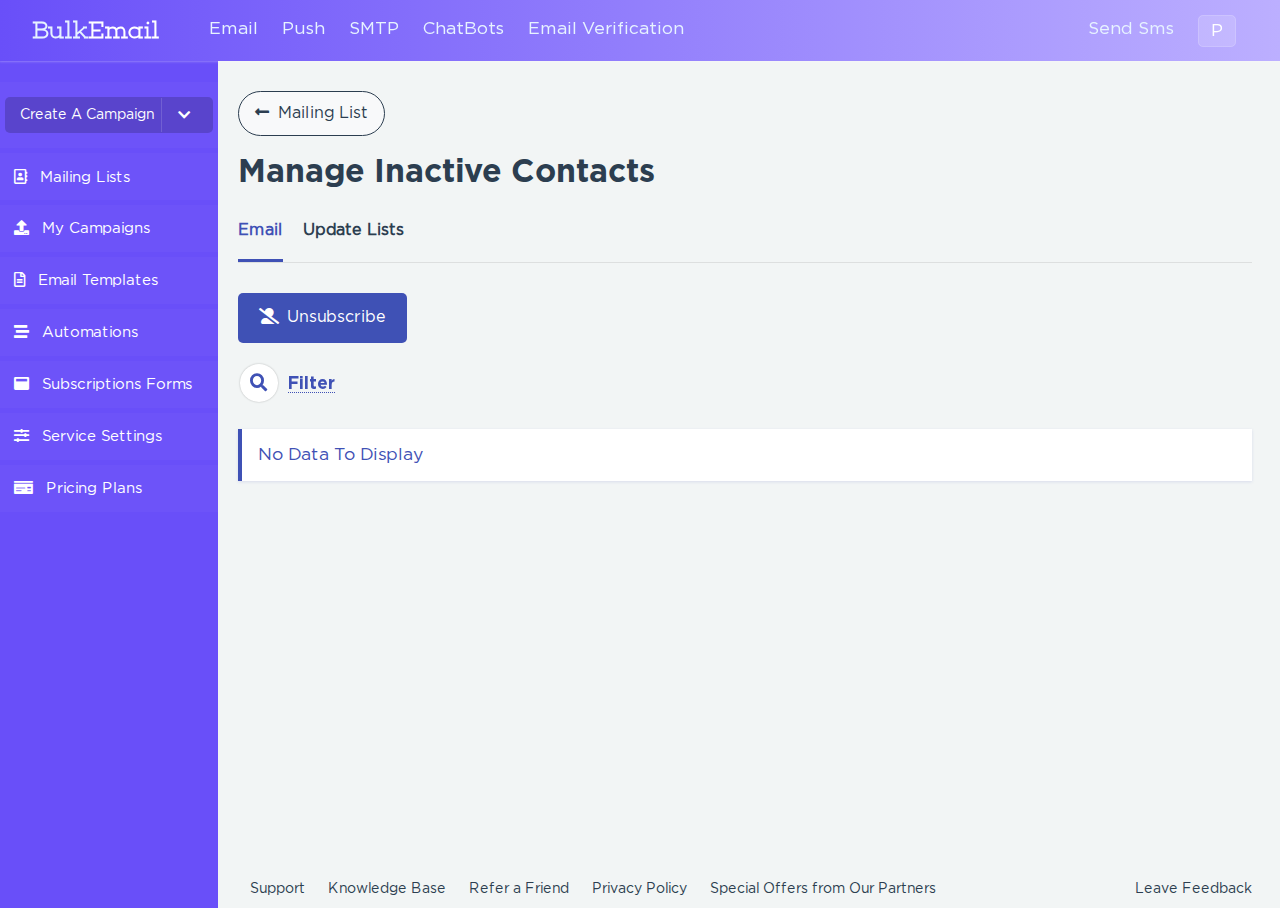
<file: inactive.html>
<!DOCTYPE html>
<html lang="en">
<head>
    <meta charset="UTF-8">
    <meta name="viewport" content="width=device-width, initial-scale=1.0">
    <title>Incative</title>
    <link rel="stylesheet" href="css/style.css">
    <link rel="stylesheet" href="font/stylesheet.css">
    <link rel="stylesheet" href="css/Hover-master/css/hover-min.css">
    <link rel="stylesheet" href="css/fontawesome-free-5.15.1-web/css/all.css">
    <link rel="stylesheet" href="https://maxcdn.bootstrapcdn.com/bootstrap/4.5.2/css/bootstrap.min.css">
</head>
<body>
    <main id="EmailService_wrapper" class="Inactive_page_wrapper">
        <header>
            <div class="container-fluid p-0 ">
                <nav class="EmailService_Nav">
                  <div class="Left_side Nv_cmn">
                      <div class="logo">
                     <a href="#" style="text-decoration: none;"> <h2 class="m-0"> Bulk<span>Email</span> </h2> </a>  
                      </div>
                      <div class="nav-item">
                          <ul class="m-0">
                              <li class="F1_li"><a href="#" class="hvr-underline-from-left">Email
                              </li>
                              <li><a href="#" class="hvr-underline-from-left">Push</a></li>
                              <li><a href="#" class="hvr-underline-from-left">SMTP</a></li>
                              <li><a href="#" class="hvr-underline-from-left">ChatBots</a></li>
                              <li><a href="#" class="hvr-underline-from-left">Email Verification</a></li>
                          </ul>
                      </div>
                    
                   </div>
                   <div class="Right_side  Nv_cmn">
                       <ul class="m-0 ul01">
                           <li class="Send_Sms"><a href="#" class="hvr-underline-from-left">Send Sms</a></li>
                           <li><a href="#" class="UserPro" title="profile">P</a></li>
                           <!--user---profile -->
                            <div class="UserProfile_Wrapper" id="UserProfile_Wrapper">
                                <div class="User_headiing">
                                    <h5>Peter</h5>
                                    <p>peter@mamoru.com</p>
                                    <span>ID 890002</span>
                                </div>
                                <div class="User_Content">
                                    <ul>
                                        <li class="Uf_01">
                                            <span>Balance $5</span> <span>Add funds</span>
                                        </li>
                                        <li class="Uf_02"></li>
                                        <li class="Uf_03"></li>
                                        <li class="Uf_04"></li>
                                        <li class="Uf_05"></li>
                                        <li class="Uf_06"></li>
                                        <li class="Uf_07"></li>
                                    </ul>
                                </div>
                            </div>
                            <!-- end---here -->
                       </ul>
                       <div class="main-bar" class="openbtn" onclick="openNav()">
                        <div class="a1"></div>
                        <div class="b1"></div>
                        <div class="c1"></div>
                    </div>
                   </div>
                </nav>
            </div>
        </header>
    <!-- Content--section -->
    <section class="Main_Campaign">
     <div class="container-fluid pl-0 ml-0">
         <div class="Campaign_content">
            <div class="CampL1 Camp_cmn02" id="sidebar">
                <a href="javascript:void(0)" class="closebtn" onclick="closeNav()">×</a>
                 <ul>
                     <li class="Camp_Item1">
                         <a href="AddCamp.html">Create a campaign
                        <i class="fas fa-chevron-down text-white Camp_i01"></i>
                     </a> 
                     <div class="camp_list">
                         <ul>
                             <li>Email Campaign</li>
                             <li>Send sms</li>
                         </ul>
                     </div>
                    </li>
                     <li class="Camp_Item2"><a href="#">
                        <i class="far fa-address-book"></i>Mailing lists</a></li>
                     <li class="Camp_Item3"><a href="emailservice.html">
                        <i class="fas fa-upload"></i>My Campaigns</a></li>
                     <li class="Camp_Item4"><a href="EmailTemplate.html">
                        <i class="far fa-file-alt"></i>Email Templates</a></li>
                     <li class="Camp_Item5"><a href="#">
                        <i class="fas fa-stream"></i>Automations</a></li>
                     <li class="Camp_Item6"><a href="#">
                        <i class="fas fa-window-maximize"></i>Subscriptions forms</a></li>
                     <li class="Camp_Item7"><a href="#">
                        <i class="fas fa-sliders-h"></i>Service Settings</a></li>
                     <li class="Camp_Item8"><a href="#">
                        <i class="fas fa-money-check"></i>pricing Plans</a></li>
                 </ul>
             </div>
             <div class="CampL2 Camp_cmn02" id="Sift1">
                   <div class="Camp_heading">
                       <a href="mailinglist.html" class="m1"><i class="fas fa-long-arrow-alt-left pr-1"></i> Mailing list</a>
                       <h2>Manage Inactive Contacts</h2>
                   </div>
                 <div class="Camp_Content">
                     <div class="Camp_top">   
                        <a href="#" class="List01 List_active" onclick="openList('List1')" >Email</a>
                        <a href="#"  class="List01" onclick="openList('List2')">Update Lists</a>
                    </div>
                     <div class="Child_Camp1 List" id="List1" >
                        <div class="Sub_wrp">
                            <!-- unsubscribe -->
                             <div class="Unsbscibe_wrp">
                                 <a href="#">
                                  <i class="fas fa-user-alt-slash pr-2"></i>unsubscribe
                                 </a>
                             </div>
                            <!--  -->
                         <div class="F01  F0002_cmn02">
                             <a href="javascript:void(0)" class="hvr-underline-from-center F_ankr Filter">
                                <i class="fa fa-search" aria-hidden="true"></i>
                                <span>filter</span> 
                             </a>
                            <!--Search---form -->
                            <div class="Search_form" id="Search_form">
                                <div class="SForm_wrp">
                                    <form action="#" method="post">
                                    <div class="Fst_one_wrp">
                                        <div class="S_list01 SrFrm_Cmn04">
                                            <label for="#">
                                                From
                                                <input type="date" value="10-08-2020"  data-defaultval="10-08-2020" name="date" id="dateF1">
                                            </label>
                                        </div>
                                        <div class="S_list02 SrFrm_Cmn04">
                                            <label for="#"> 
                                              To
                                                <input type="date" value="10-08-2020"  data-defaultval="10-08-2020" name="date" id="dateF1">
                                            </label>
                                        </div>
                                    </div>
                                        <!--  -->
                                        <div class="Search_camp_wrp">
                                            <div class="Srch01 Srch_cm02">
                                                <label for="#">
                                                    Search by email
                                                    <input type="email" name="Searchemail" id="Searchemail" autocomplete="off"  placeholder="Email"required>
                                                </label>
                                            </div>
                                            <div class="Srch02 Srch_cm02">
                                                <label for="#">
                                                    Campaign name
                                                  <input type="text" name="Campaign name" id="Campaign name" autocomplete="off" placeholder="Campaign name" required>
                                                </label>
                                            </div>
                                        </div>
                                        <!-- btn -->
                                        <div class="Form_Btn_wrapper">
                                            <div class="F_btn1" onclick="document.getElementById('Search_form').style.display='none'">
                                                <input type="submit" value="Cancel" class="cancel">
                                            </div>
                                            <div class="F_btn1">
                                                <input type="submit" value="Submit" class="Submit2">
                                            </div>
                                        </div>
                                    </form>
                                </div>
                            </div>
                            <!-- end---here -->
                          </div>
                          <div class="data_wrp">
                              <p>No data to display</p>
                          </div>
                        </div>
                     
                    <!-- end--here -->
                     
                      <!-- end--here -->
                     </div>
                     <div class="Child_Camp2 List" id="List2" style="display: none;">

                        <!-- update_list -->

                         <div class="main_update_list">
                             <div class="child_update">
                               <div class="Update_list01 undate_list_cmn01">
                                  <div class="inactive_list0 incative_cmn0">
                                    <i class="fas fa-calendar-day"></i>
                                  </div>
                                 <div class="inctive_list1 incative_cmn02">
                                    <form action="#" action="post">
                                        <div class="heading">
                                            <h5>FIND INACTIVE CONTACTS</h5>
                                        </div>
                                            <div class="F_list01 F_list_cmn">
                                                <label for="#" class="Mail_01">
                                                   Mailing list
                                                   <button name="MailSelect" id="MailSelect">My Emails 
                                                    <span class="Rt01"></span>
                                                   </button>
                                                </label>
                                                <div class="M_emails">
                                                    <label class="m_inpt">
                                                        <input type="text" name="myemail" id="myemail" autocapitalize="off">
                                                    </label>
                                                    <div class="m_child">
                                                        <span>My Emails</span>
                                                        <span>1 <i class="far fa-envelope"></i></span>
                                                    </div>
                                                </div>
                                            </div>
                                            <div class="F_list02 F_list_cmn">
                                             <label class="FilterBy">
                                                 Filter by:
                                             </label>
                                             <label for="#" class="Email_Status mr-1">
                                                 <input type="radio" name="Fradio1" id="Fradio1" value="Email Status">Email Status
                                             </label>
                                             <label for="#" class="Email_Activity">
                                                 <input type="radio" name="Fradio1" id="Fradio1" value="Email Status">Email Activity
                                             </label>
                                         </div>
                                         <div class="F_list03 F_list_cmn">
                                             <select name="Fselect01" id="Fselect01">
                                                 <option value="#">9 month or more</option>
                                                 <option value="#">6 month or more</option>
                                                 <option value="#">9 month or more</option>
                                                 <option value="#">8 month or more</option>
                                             </select>
                                         </div>
                                         <div class="Fsubmit">
                                             <input type="submit" value="Find" id="Find" disabled>
                                         </div>
                                    </form>
                                 </div>
                               </div>
                               <div class="Update_list02 undate_list_cmn01">
                                   <div class="manage_incative01 incative_cmn0">
                                      <i class="fas fa-calendar-day"></i>
                                   </div>
                                   <div class="manage_incative02 incative_cmn02">
                                      <h5>manage inactive contacts</h5>
                                       <div class="manage_btns" aria-disabled="false">
                                           <div class="A01_btn">
                                               <a href="#" class="del">
                                                <i class="fas fa-trash-alt"></i>Delete</a>
                                              <a href="#" class="move"><i class="fas fa-exchange-alt"></i> move</a>
                                           </div>
                                            <div class="A02">
                                                <a href="#">
                                                    <i class="fa fa-eye" aria-hidden="true"></i>
                                                  <select name="Show_contacts" id="Show_contacts">show Contacts
                                                      <option value="#">show Contacts</option>
                                                  </select>  
                                                </a>
                                            </div>
                                       </div>  
                                   </div>
                               </div>
                         </div>
                        </div>
                     </div>
                    
                 </div>
                 <!-- copy-right -->
             <div class="Copy--right">
                <div class="Content">
                   <div class="Cpy_Cnt01 Cpy_cmn02">
                   <a href="#">Support</a> 
                   <a href="#">Knowledge Base</a> 
                   <a href="#">Refer a Friend</a> 
                   <a href="#">Privacy Policy</a> 
                   <a href="#">Special Offers from Our Partners </a> 
                  </div>
                   <div class="Cpy_Cnt02 Cpy_cmn02">
                       <a href="#">
                           Leave Feedback
                       </a>
                   </div>
                </div>
            </div>
             </div>
             
         </div>
     </div>
    </section>
    <!-- End---here----Content--- -->
    </main>


      <!-- script---section -->
      <script src="js/jquery.min.js"></script>
      <script src="js/main.js"></script>
      <script src="https://cdnjs.cloudflare.com/ajax/libs/popper.js/1.16.0/umd/popper.min.js"></script>
      <script src="https://maxcdn.bootstrapcdn.com/bootstrap/4.5.2/js/bootstrap.min.js"></script>
    </body>
</html>
</file>
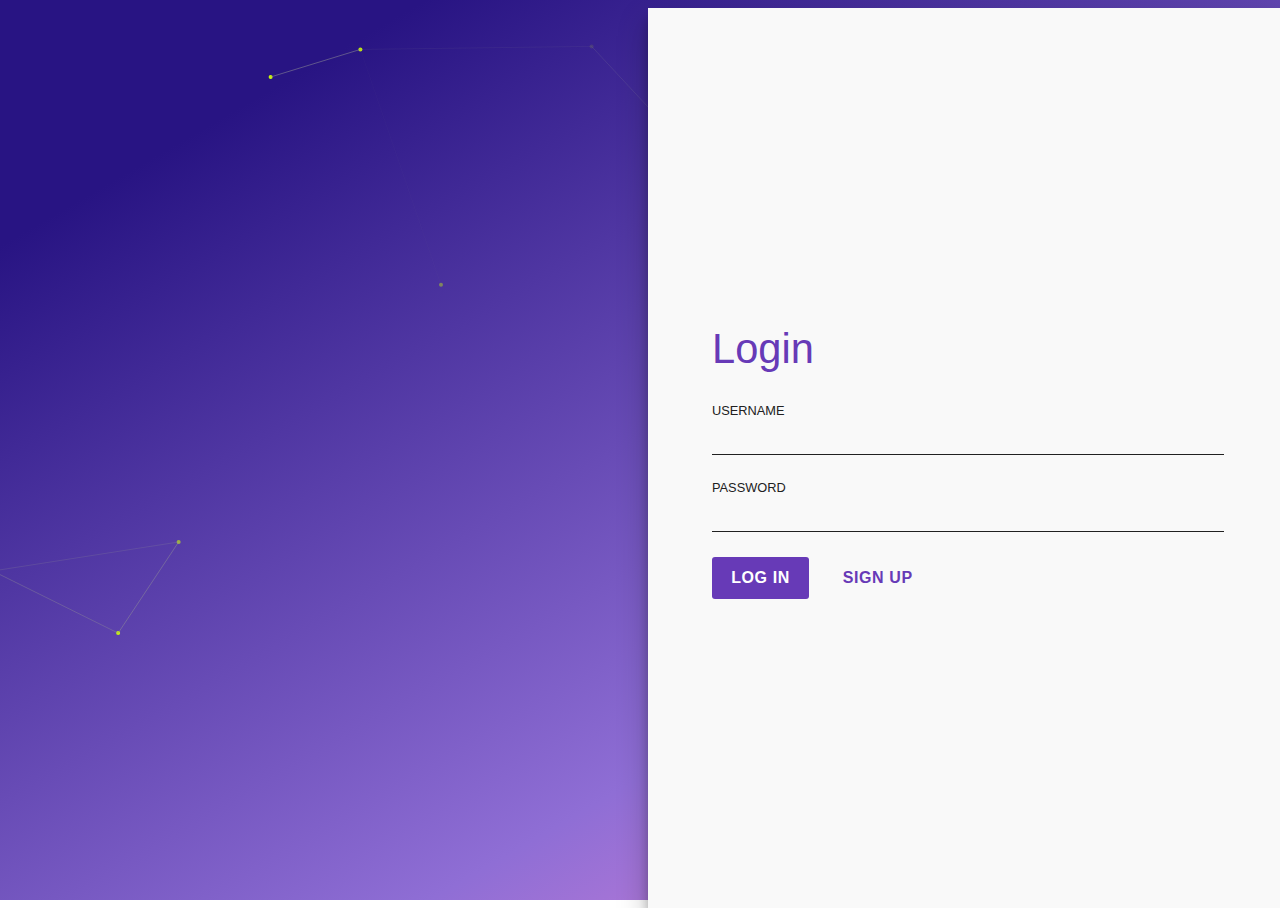
<file: login.html>
<!DOCTYPE html>
<html lang="en">
    <head>
        <meta charset="UTF-8">
        <meta name="viewport" content="width=device-width, initial-scale=1.0">
        <title>Log in</title>
        <link rel="stylesheet" href="css/login1.css">
        <link rel="stylesheet" href="font/stylesheet.css">
        <link rel="stylesheet" href="css/Hover-master/css/hover-min.css">
        <link rel="stylesheet" href="css/fontawesome-free-5.15.1-web/css/all.css">
        <!-- <link rel="stylesheet" href="https://maxcdn.bootstrapcdn.com/bootstrap/4.5.2/css/bootstrap.min.css"> -->
        <style>
            canvas#nokey{
              background: linear-gradient(150deg, #281483 15%, #8f6ed5 70%, #d782d9 94%);
                width: 100%;
                height: 100%;
                top:0;
                left: 0%;
                right: 0%;
                position: absolute;
                z-index: -1!important;
            }

        </style>
    </head>
<body>
<div class="Login_wrp">
    <!-- <div id="back">
        <canvas id="canvas" class="canvas-back"></canvas>
        <div class="backRight">    
        </div>
        <div class="backLeft">
        </div>
      </div> -->
          <canvas id="nokey" width="800" height="800">
         </canvas>
      
      <div id="slideBox">
        <div class="topLayer">
          <div class="left">
            <div class="content">
              <h2>Sign Up</h2>
              <form id="form-signup" method="post" onsubmit="return false;">
                <div class="form-element form-stack">
                  <label for="email" class="form-label">Email</label>
                  <input id="email" type="email" name="email">
                </div>
                <div class="form-element form-stack">
                  <label for="username-signup" class="form-label">Username</label>
                  <input id="username-signup" type="text" name="username">
                </div>
                <div class="form-element form-stack">
                  <label for="password-signup" class="form-label">Password</label>
                  <input id="password-signup" type="password" name="password">
                </div>
                <div class="form-element form-checkbox">
                  <input id="confirm-terms" type="checkbox" name="confirm" value="yes" class="checkbox">
                  <label for="confirm-terms">I agree to the <a href="#">Terms of Service</a> and <a href="#">Privacy Policy</a></label>
                </div>
                <div class="form-element form-submit">
                  <button id="signUp" class="signup" type="submit" name="signup">Sign up</button>
                  <button id="goLeft" class="signup off">Log In</button> 
                </div>
              </form>
            </div>
          </div>
          <div class="right">
            <div class="content">
              <h2>Login</h2>
              <form id="form-login" method="post" onsubmit="return false;">
                <div class="form-element form-stack">
                  <label for="username-login" class="form-label">Username</label>
                  <input id="username-login" type="text" name="username">
                </div>
                <div class="form-element form-stack">
                  <label for="password-login" class="form-label">Password</label>
                  <input id="password-login" type="password" name="password">
                </div>
                <div class="form-element form-submit">
                  <button id="logIn" class="login" type="submit" name="login">Log In</button>
                  <button id="goRight" class="login off" name="signup">Sign Up</button>
                </div>
              </form>
            </div>
          </div>
        </div>
      </div>
</div>









          <!-- script---section -->
          <script src="js/jquery.min.js"></script>
          <script src="js/main.js"></script>
          <script src="js/linedot.js"></script>
           <script src="js/movement.js"></script>
          <!-- <script src="https://cdnjs.cloudflare.com/ajax/libs/popper.js/1.16.0/umd/popper.min.js"></script>
          <script src="https://maxcdn.bootstrapcdn.com/bootstrap/4.5.2/js/bootstrap.min.js"></script> -->
</body>
</html>
</file>
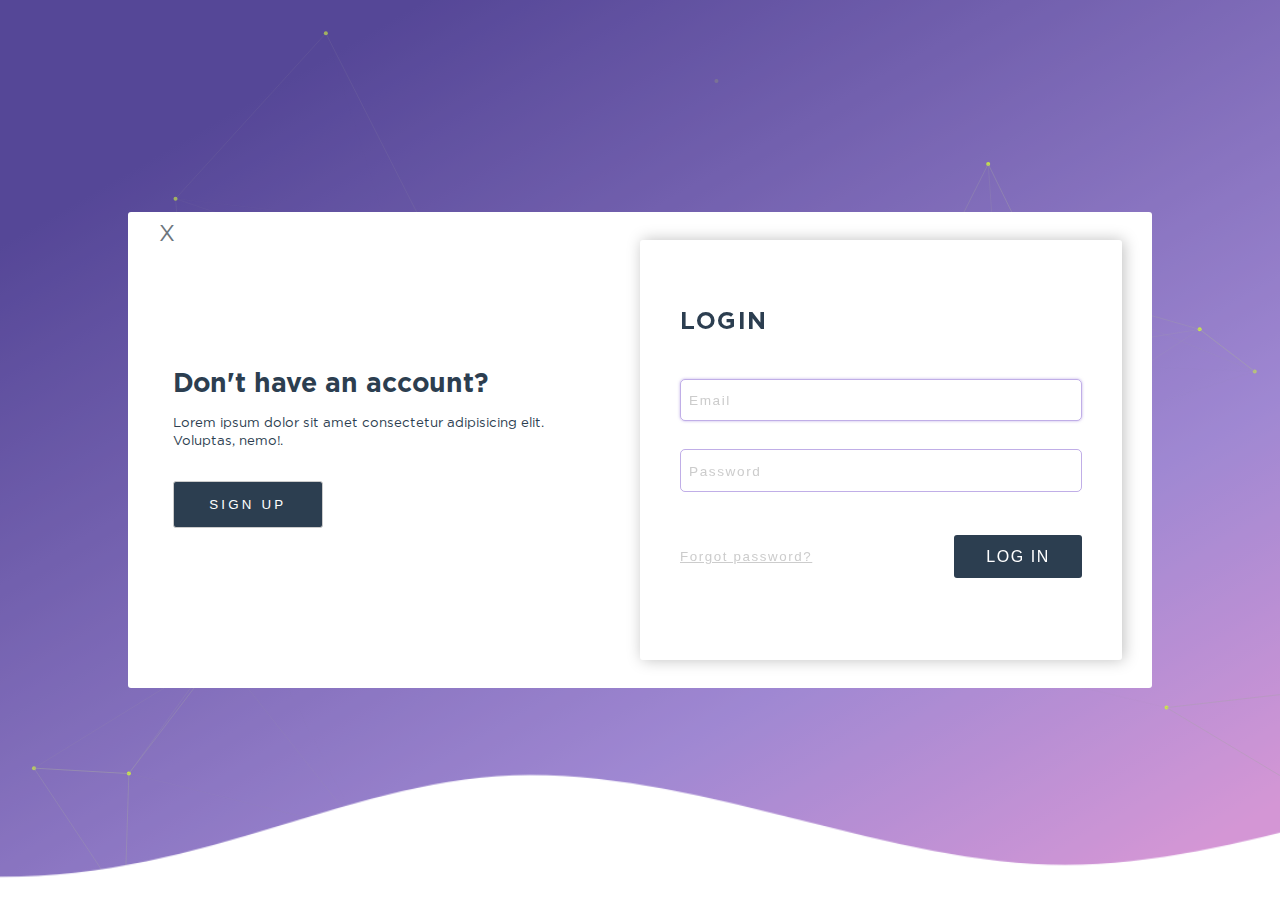
<file: login2.html>
<!DOCTYPE html>
<html lang="en">
<head>
    <meta charset="UTF-8">
    <meta name="viewport" content="width=device-width, initial-scale=1.0">
    <title>Log in</title>
      <link rel="stylesheet" href="css/style.css">
        <link rel="stylesheet" href="font/stylesheet.css">
        <link rel="stylesheet" href="css/Hover-master/css/hover-min.css">
        <link rel="stylesheet" href="css/fontawesome-free-5.15.1-web/css/all.css">
        <link rel="stylesheet" href="css/animate.css">
</head>
<body>
    <div class="Login_wrp wow fadeIn"  style="visibility: visible;">
        <section class="user">
            <div class="user_options-container">
                <!-- <div class="logo_sect">
                  <div class="logo-child">
                    <h2>Email <span>marketing</span></h2>
                  </div>
                </div> -->
              <div class="user_options-text">
                <div class="user_options-unregistered wow fadeIn"  style="visibility: visible;">
                  <a href="index.html" class="close1" title="Close">X</a>
                  <h2 class="user_unregistered-title">Don't have an account?</h2>
                  <p class="user_unregistered-text">Lorem ipsum dolor sit amet consectetur adipisicing elit. Voluptas, nemo!.</p>
                  <button class="user_unregistered-signup" id="signup-button">Sign up</button>
                </div>
          
                <div class="user_options-registered wow fadeIn"  style="visibility: visible;">
                  <h2 class="user_registered-title">Have an account?</h2>
                  <p class="user_registered-text">Lorem, ipsum dolor sit amet consectetur adipisicing elit. Ut similique ipsa fugiat. Corrupti, incidunt?.</p>
                  <button class="user_registered-login" id="login-button">Login</button>
                </div>
              </div>
              
              <div class="user_options-forms " id="user_options-forms">
                <div class="user_forms-login option_cmn">
                  <h2 class="forms_title">Login</h2>
                  <form class="forms_form">
                    <fieldset class="forms_fieldset">
                      <div class="forms_field">
                        <input type="email" placeholder="Email" class="forms_field-input" required autofocus />
                      </div>
                      <div class="forms_field">
                        <input type="password" placeholder="Password" class="forms_field-input" required />
                      </div>
                    </fieldset>
                    <div class="forms_buttons">
                      <button type="button" class="forms_buttons-forgot">Forgot password?</button>
                      <input type="submit" value="Log In" class="forms_buttons-action">
                    </div>
                  </form>
                </div>
                <div class="user_forms-signup option_cmn">
                  <h2 class="forms_title">Sign Up</h2>
                  <form class="forms_form">
                    <fieldset class="forms_fieldset">
                      <div class="forms_field">
                        <input type="text" placeholder="Full Name" class="forms_field-input" required />
                      </div>
                      <div class="forms_field">
                        <input type="email" placeholder="Email" class="forms_field-input" required />
                      </div>
                      <div class="forms_field">
                        <input type="password" placeholder="Password" class="forms_field-input" required />
                      </div>
                    </fieldset>
                    <div class="forms_buttons">
                      <input type="submit" value="Sign up" class="forms_buttons-action">
                    </div>
                  </form>
                </div>
              </div>
            </div>
          </section>
    </div>
    <canvas id="nokey" width="800" height="800">
    </canvas>
      <!-- script---section -->
      <script src="js/jquery.min.js"></script>
      <script src="js/main.js"></script>
       <script src="js/movement.js"></script>
       <script src="js/wow.min.js"></script>
       <script>
        new WOW().init();
       </script>
</body>
</html>
</file>
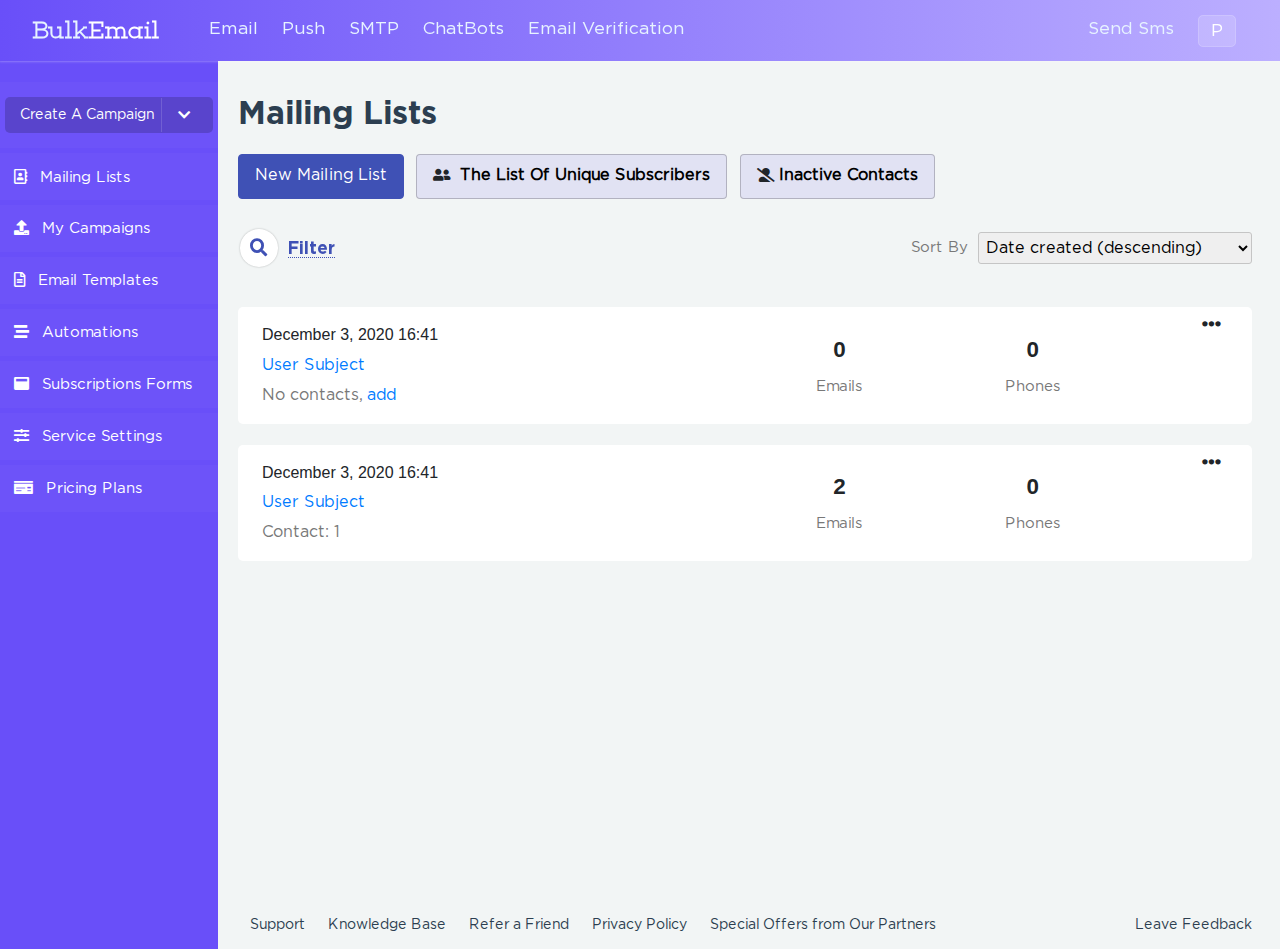
<file: mailinglist.html>
<!DOCTYPE html>
<html lang="en">
<head>
    <meta charset="UTF-8">
    <meta name="viewport" content="width=device-width, initial-scale=1.0">
    <title>Mailing List</title>
    <link rel="stylesheet" href="css/style.css">
    <link rel="stylesheet" href="font/stylesheet.css">
    <link rel="stylesheet" href="css/Hover-master/css/hover-min.css">
    <link rel="stylesheet" href="css/fontawesome-free-5.15.1-web/css/all.css">
    <link rel="stylesheet" href="https://maxcdn.bootstrapcdn.com/bootstrap/4.5.2/css/bootstrap.min.css">
</head>
<body>
    <main id="EmailService_wrapper" class="Mailing_List-wrapper">
        <header>
            <div class="container-fluid p-0 ">
                <nav class="EmailService_Nav">
                  <div class="Left_side Nv_cmn">
                      <div class="logo">
                     <a href="#" style="text-decoration: none;"> <h2 class="m-0"> Bulk<span>Email</span> </h2> </a>  
                      </div>
                      <div class="nav-item">
                          <ul class="m-0">
                              <li class="F1_li"><a href="#" class="hvr-underline-from-left">Email
                              </li>
                              <li><a href="#" class="hvr-underline-from-left">Push</a></li>
                              <li><a href="#" class="hvr-underline-from-left">SMTP</a></li>
                              <li><a href="#" class="hvr-underline-from-left">ChatBots</a></li>
                              <li><a href="#" class="hvr-underline-from-left">Email Verification</a></li>
                          </ul>
                      </div>
                    
                   </div>
                   <div class="Right_side  Nv_cmn">
                       <ul class="m-0 ul01">
                           <li class="Send_Sms"><a href="#" class="hvr-underline-from-left">Send Sms</a></li>
                           <li><a href="#" class="UserPro" title="profile">P</a></li>
                           <!--user---profile -->
                            <div class="UserProfile_Wrapper" id="UserProfile_Wrapper">
                                <div class="User_headiing">
                                    <h5>Peter</h5>
                                    <p>peter@mamoru.com</p>
                                    <span>ID 890002</span>
                                </div>
                                <div class="User_Content">
                                    <ul>
                                        <li class="Uf_01">
                                            <span>Balance $5</span> <span>Add funds</span>
                                        </li>
                                        <li class="Uf_02"></li>
                                        <li class="Uf_03"></li>
                                        <li class="Uf_04"></li>
                                        <li class="Uf_05"></li>
                                        <li class="Uf_06"></li>
                                        <li class="Uf_07"></li>
                                    </ul>
                                </div>
                            </div>
                            <!-- end---here -->
                       </ul>
                       <div class="main-bar" class="openbtn" onclick="openNav()">
                        <div class="a1"></div>
                        <div class="b1"></div>
                        <div class="c1"></div>
                    </div>
                   </div>
                </nav>
            </div>
        </header>
    <!-- Content--section -->
    <section class="Main_Campaign">
     <div class="container-fluid pl-0 ml-0">
         <div class="Campaign_content">
             <div class="CampL1 Camp_cmn02" id="sidebar">
                <a href="javascript:void(0)" class="closebtn" onclick="closeNav()">×</a>
                 <ul>
                     <li class="Camp_Item1">
                         <a href="AddCamp.html">Create a campaign
                        <i class="fas fa-chevron-down text-white Camp_i01"></i>
                     </a> 
                     <div class="camp_list">
                         <ul>
                             <li>Email Campaign</li>
                             <li>Send sms</li>
                         </ul>
                     </div>
                    </li>
                     <li class="Camp_Item2"><a href="#">
                        <i class="far fa-address-book"></i>Mailing lists</a></li>
                     <li class="Camp_Item3"><a href="emailservice.html">
                        <i class="fas fa-upload"></i>My Campaigns</a></li>
                     <li class="Camp_Item4"><a href="EmailTemplate.html">
                        <i class="far fa-file-alt"></i>Email Templates</a></li>
                     <li class="Camp_Item5"><a href="#">
                        <i class="fas fa-stream"></i>Automations</a></li>
                     <li class="Camp_Item6"><a href="#">
                        <i class="fas fa-window-maximize"></i>Subscriptions forms</a></li>
                     <li class="Camp_Item7"><a href="#">
                        <i class="fas fa-sliders-h"></i>Service Settings</a></li>
                     <li class="Camp_Item8"><a href="#">
                        <i class="fas fa-money-check"></i>pricing Plans</a></li>
                 </ul>
             </div>
             <div class="CampL2 Camp_cmn02" id="Sift1">
                   <div class="Camp_heading">
                       <h2>Mailing Lists</h2>
                       <a href="#" class="a1">New Mailing List</a>
                       <a href="#" class="a2"><i class="fas fa-user-friends"></i> The List of unique subscribers</a>
                       <a href="inactive.html" class="a2"> <i class="fas fa-user-alt-slash"></i>Inactive Contacts</a>
                   </div>
                 <div class="Camp_Content">
                     <div class="Child_Camp1" >
                        <div class="Sub_wrp">
                         <div class="F01  F0002_cmn02">
                             <a href="javascript:void(0)" class="hvr-underline-from-center F_ankr Filter">
                                <i class="fa fa-search" aria-hidden="true"></i>
                                <span>filter</span> 
                             </a>
                            <!--Search---form -->
                            <div class="Search_form" id="Search_form">
                                <div class="SForm_wrp">
                                    <form action="#" method="post">
                                    <div class="Fst_one_wrp">
                                        <div class="S_list01 SrFrm_Cmn04">
                                            <label for="#">
                                                From
                                                <input type="date" value="10-08-2020"  data-defaultval="10-08-2020" name="date" id="dateF1">
                                            </label>
                                        </div>
                                        <div class="S_list02 SrFrm_Cmn04">
                                            <label for="#"> 
                                              To
                                                <input type="date" value="10-08-2020"  data-defaultval="10-08-2020" name="date" id="dateF1">
                                            </label>
                                        </div>
                                    </div>
                                    <!--  -->

                                        <div class="Search_camp_wrp">
                                            <div class="Srch01 Srch_cm02">
                                                <label for="#">
                                                  Mailing list name
                                                  <input type="text" name="Mailing" id="Mailing" autocomplete="off" placeholder="List Name" required>
                                                </label>
                                            </div>
                                            <div class="Srch02 Srch_cm02">
                                                <label for="#">
                                                    Search by email
                                                    <input type="text" name="SearchEmail" id="SearchEmail" autocomplete="off" placeholder="Search by email" required>
                                                </label>
                                            </div>
                                            <div class="Srch03 Srch_cm02">
                                                <label for="#">
                                                    Search by phone
                                                    <input type="number" name="phone" id="number" placeholder="phone number" >
                                                </label>
                                            </div>
                                            <div class="Srch03 Srch_cm02">
                                                <label for="#">
                                                    Subscriber ID
                                                    <input type="text" name="Subscriber" id="Subscriber" placeholder="Subscriber id" >
                                                </label>
                                            </div>
                                            <div class="Srch05 Srch_cm02">
                                                <label for="#">
                                                    Search by verifications’ status
                                                 <select name="Select3" id="select3">
                                                     <option value="#"> Green Mailing list</option>
                                                     <option value="#"> All</option>
                                                     <option value="#"> Unverified Mailing list</option>
                                                     <option value="#"> Yellow Mailing list</option>
                                                     <option value="#"> red Mailing list</option>
                                                 </select>
                                                </label>
                                            </div>
                                            <!-- <div class="Srch06">
                                                    <input type="checkbox" name="checkbox2">
                                                    Hide email campaigns to less than
                                                    <select name="Select2" id="Select2">
                                                        <option value="10">10</option>
                                                        <option value="10">20</option>
                                                        <option value="10">30</option>
                                                        <option value="10">40</option>
                                                    </select>
                                                    recipients
                                            </div> -->
                                        </div>
                                        <!-- btn -->
                                        <div class="Form_Btn_wrapper">
                                            <div class="F_btn1" onclick="document.getElementById('Search_form').style.display='none'">
                                                <input type="submit" value="Cancel" class="cancel">
                                            </div>
                                            <div class="F_btn1">
                                                <input type="submit" value="Submit" class="Submit2">
                                            </div>
                                        </div>
                                    </form>
                                </div>
                            </div>
                            <!-- end---here -->
                          </div>
                         <div class="F02 F0002_cmn02">
                              <div class="Sort">
                                  <p>Sort by</p>
                              </div>
                             <div class="Option">
                                 <select name="#" id="Slt">
                                     <option value="#">Date created (descending)</option>
                                     <option value="#">Address book name(Z-A)</option>
                                     <option value="#">Address book name(A-Z)</option>
                                     <option value="#">Contacts quantity(descending)</option>
                                     <option value="#">Contacts quantity(ascending)</option>
                                     <option value="#">Date created (descending)</option>   
                                 </select>
                             </div>
                         </div>
                        </div>
                      <!-- User_field -->
                      <div class="Main-User_field">
                         <div class="Child_userField">
                          <div class="User01">
                              <span>December 3, 2020 16:41</span>
                              <a href="javascript.void(0)">User Subject</a>
                              <p>No contacts, <a href="#">add</a></p>
                          </div>
                          <div class="User02">
                              <div class="Field-01 Field_cmn-01">
                                 <span>0</span>
                                 <p>Emails</p>
                              </div>
                              <div class="Field-02 Field_cmn-01">
                                <span>0</span>
                                <p>Phones</p>
                             </div>
                           </div>
                           <div class="setting" id="setting1">
                            <i class="fa fa-ellipsis-h" aria-hidden="true"></i>
                           </div>
                           <!-- setting-pop--up -->
                         <div class="Setting-child" id="Setting-child1">
                            <ul>
                                <span></span>
                                <li><i class="fa fa-plus" aria-hidden="true"></i> Add emails</li>
                                <li class="edit"><i class="fas fa-edit"></i> Edit name</li>
                                <li class="del_1"><i class="fas fa-trash-alt"></i> Delete</li>
                            </ul>
                         </div>
                         <!-- end--here -->
                          
                         </div>
                         <!-- 2nd--file--pop--up -->
                         <div class="Child_userField">
                            <div class="User01">
                                <span>December 3, 2020 16:41</span>
                                <a href="javascript.void(0)">User Subject</a>
                                <p>Contact: 1</p>
                            </div>
                            <div class="User02">
                                <div class="Field-01 Field_cmn-01">
                                   <span>2</span>
                                   <p>Emails</p>
                                </div>
                                <div class="Field-02 Field_cmn-01">
                                  <span>0</span>
                                  <p>Phones</p>
                               </div>
                             </div>
                             <div class="setting" id="setting2">
                              <i class="fa fa-ellipsis-h" aria-hidden="true"></i>
                             </div>
                           <!-- setting-pop--up--2-->
                           <div class="Setting-child" id="Setting-child2">
                            <ul>
                                <span></span>
                                <li>Create a campaign</li>
                                <li><i class="fa fa-plus" aria-hidden="true"></i> Add emails</li>
                                <li><i class="far fa-eye"></i>mailing list overview</li>
                                <li><i class="fas fa-edit"></i> Edit name</li>
                                <li class="Verify-2"><i class="far fa-check-square"></i>verify  mailing list
                                <!-- hover-list -->
                                  <p class="p1">You have already sent the campaign to this list</p>
                                </li>
                                <li class="Export_excel01"><i class="fas fa-download"></i> Export to excel
                                   <!-- hover-list -->
                                   <p class="p2">Available on paid plans only</p>
                                </li>
                                <li><i class="fas fa-border-all"></i> show all campaigns associated with this mailing List</li>
                                <li class="automation"><i class="fas fa-stream"></i> Show all automation by the list</li>
                                <!--  -->
                                <li class="del_2"> <i class="fas fa-trash-alt"></i> Delete</li>
                            </ul>
                         </div>
                         <!-- end--here -->
                           </div>
                      </div>
                      <!-- end--here -->
                     </div>
                     <div class="Child_Camp2 List" id="List2" style="display: none;">
                         <p class="py-5">Loading....</p>
                     </div>
                    
                 </div>
                 <!-- copy-right -->
             <div class="Copy--right">
                <div class="Content">
                   <div class="Cpy_Cnt01 Cpy_cmn02">
                   <a href="#">Support</a> 
                   <a href="#">Knowledge Base</a> 
                   <a href="#">Refer a Friend</a> 
                   <a href="#">Privacy Policy</a> 
                   <a href="#">Special Offers from Our Partners </a> 
                  </div>
                   <div class="Cpy_Cnt02 Cpy_cmn02">
                       <a href="#">
                           Leave Feedback
                       </a>
                   </div>
                </div>
            </div>
             </div>
             
         </div>
     </div>
    </section>
    <!-- End---here----Content--- -->
    </main>


      <!-- script---section -->
      <script src="js/jquery.min.js"></script>
      <script src="js/main.js"></script>
      <script src="https://cdnjs.cloudflare.com/ajax/libs/popper.js/1.16.0/umd/popper.min.js"></script>
      <script src="https://maxcdn.bootstrapcdn.com/bootstrap/4.5.2/js/bootstrap.min.js"></script>
      <script>
        // function openNav() {
        // var sidebar =  document.querySelectorAll("#sidebar");
        // var c2 = document.querySelectorAll(".CampL2");
        // var sift  =    document.getElementById("Sift1");//.style.marginLeft = "250px";
        //   sidebar[0].style = "width:250px !important";
        //  // debugger
        // //   c2.style.padding="2rem 0 0 1rem";
        //   sift.style ="margin-left :250px";
          
        // }
        
        // function closeNav() {
        //   document.getElementById("sidebar").style.width = "0";
        // var sift  =  document.getElementById("Sift1");//.style.marginLeft= "13px";
        // //    sift.style ="padding-top : 0rem !important";
        //    sift.style = "margin-left : 13px"
        // }
        </script>
        <!-- <script>
            $(".main-bar").click(function(event){
                $("#Sift1").css("margin-left","250px");
                $("#sidebar").css("width","250px");
            });
            $(".main-bar.activefile").click(function(){
                debugger
                $("#sidebar").css("width","0");
                debugger
                $("#Sift1").css("margin-left","13px");
            });
        </script> -->
    </body>
</html>
</file>
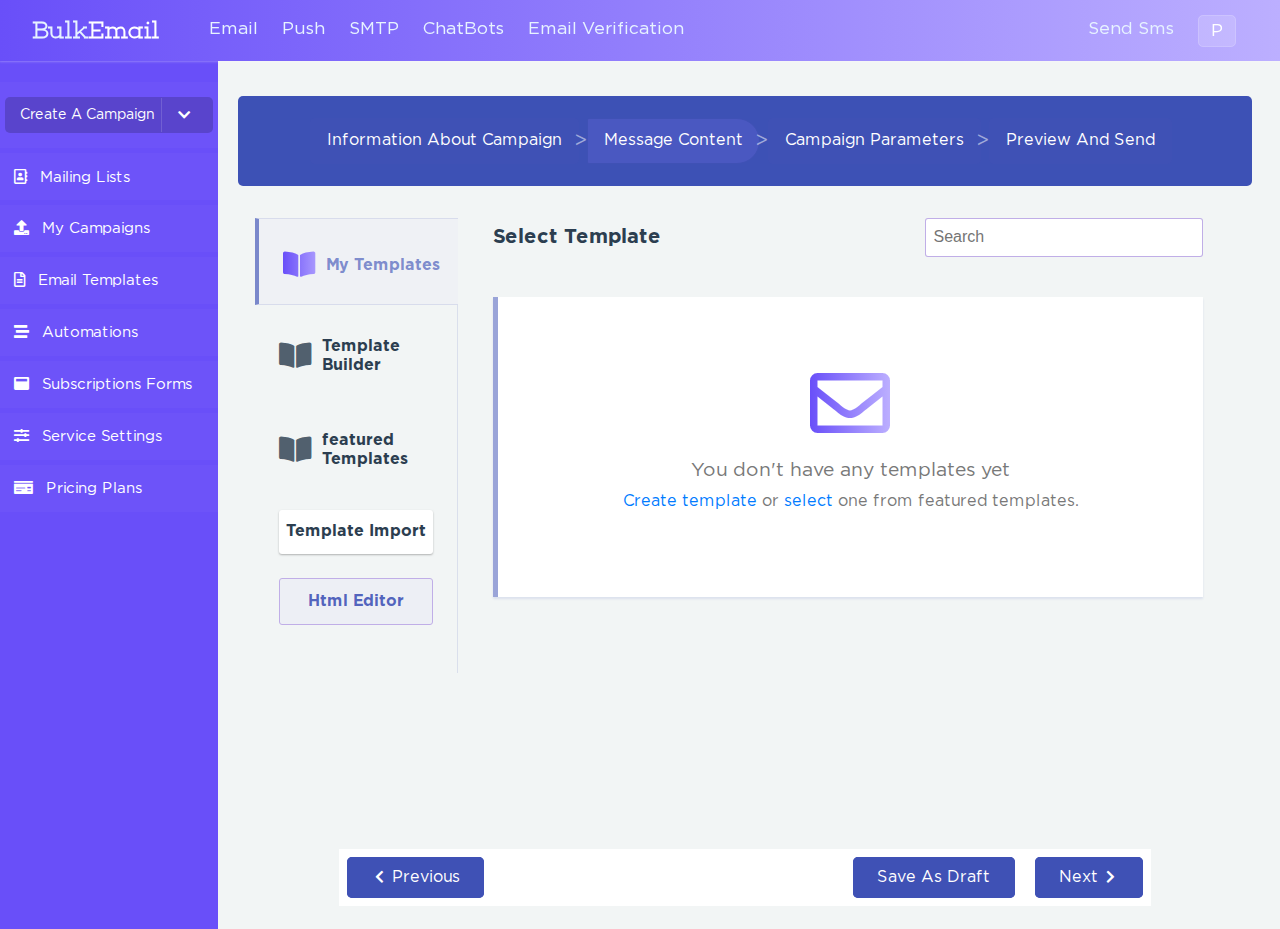
<file: MessageContent.html>
<!DOCTYPE html>
<html lang="en">
<head>
    <meta charset="UTF-8">
    <meta name="viewport" content="width=device-width, initial-scale=1.0">
    <title>Message Content</title>
    <link rel="stylesheet" href="css/style.css">
    <link rel="stylesheet" href="font/stylesheet.css">
    <link rel="stylesheet" href="css/Hover-master/css/hover-min.css">
    <link rel="stylesheet" href="css/fontawesome-free-5.15.1-web/css/all.css">
    <link rel="stylesheet" href="https://maxcdn.bootstrapcdn.com/bootstrap/4.5.2/css/bootstrap.min.css">
</head>
<body>
    <main id="EmailService_wrapper" class="Add_Camp_wrapper MessageContent_wrapper">
        <header>
            <div class="container-fluid p-0 ">
                <nav class="EmailService_Nav">
                  <div class="Left_side Nv_cmn">
                      <div class="logo">
                     <a href="#" style="text-decoration: none;"> <h2 class="m-0"> Bulk<span>Email</span> </h2> </a>  
                      </div>
                      <div class="nav-item">
                          <ul class="m-0">
                              <li class="F1_li"><a href="#" class="hvr-underline-from-left">Email
                              </li>
                              <li><a href="#" class="hvr-underline-from-left">Push</a></li>
                              <li><a href="#" class="hvr-underline-from-left">SMTP</a></li>
                              <li><a href="#" class="hvr-underline-from-left">ChatBots</a></li>
                              <li><a href="#" class="hvr-underline-from-left">Email Verification</a></li>
                          </ul>
                      </div>
                    
                   </div>
                   <div class="Right_side  Nv_cmn">
                       <ul class="m-0">
                           <li class="Send_Sms"><a href="#" class="hvr-underline-from-left">Send Sms</a></li>
                           <li><a href="#" class="UserPro" title="profile">P</a></li>
                           <!--user---profile -->
                            <div class="UserProfile_Wrapper" id="UserProfile_Wrapper">
                                <div class="User_headiing">
                                    <h5>Peter</h5>
                                    <p>peter@mamoru.com</p>
                                    <span>ID 890002</span>
                                </div>
                                <div class="User_Content">
                                    <ul>
                                        <li class="Uf_01">
                                            <span>Balance $5</span> <span>Add funds</span>
                                        </li>
                                        <li class="Uf_02"></li>
                                        <li class="Uf_03"></li>
                                        <li class="Uf_04"></li>
                                        <li class="Uf_05"></li>
                                        <li class="Uf_06"></li>
                                        <li class="Uf_07"></li>
                                    </ul>
                                </div>
                            </div>
                            <!-- end---here -->
                       </ul>
                   </div>
                </nav>
            </div>
        </header>
    <!-- Content--section -->
    <section class="Main_Campaign">
     <div class="container-fluid pl-0 ml-0">
         <div class="Campaign_content">
             <div class="CampL1 Camp_cmn02" >
                 <ul>
                     <li class="Camp_Item1"><a href="#">Create a campaign
                        <i class="fas fa-chevron-down text-white Camp_i01"></i>
                     </a> 
                     <div class="camp_list">
                         <ul>
                             <li>Email Campaign</li>
                             <li>Send sms</li>
                         </ul>
                     </div>
                    </li>
                     <li class="Camp_Item2"><a href="mailinglist.html">
                        <i class="far fa-address-book"></i>Mailing lists</a></li>
                     <li class="Camp_Item3"><a href="emailservice.html">
                        <i class="fas fa-upload"></i>My Campaigns</a></li>
                     <li class="Camp_Item4"><a href="EmailTemplate.html">
                        <i class="far fa-file-alt"></i>Email Templates</a></li>
                     <li class="Camp_Item5"><a href="#">
                        <i class="fas fa-stream"></i>Automations</a></li>
                     <li class="Camp_Item6"><a href="#">
                        <i class="fas fa-window-maximize"></i>Subscriptions forms</a></li>
                     <li class="Camp_Item7"><a href="#">
                        <i class="fas fa-sliders-h"></i>Service Settings</a></li>
                     <li class="Camp_Item8"><a href="#">
                        <i class="fas fa-money-check"></i>pricing Plans</a></li>
                 </ul>
             </div>
             <div class="CampL2 Camp_cmn02">
                   <div class="Camp_heading">
                       <div class="child_heading">
                       <a href="AddCamp.html">Information About Campaign</a>
                       <a href="#" class="add2">Message Content</a>
                       <a href="CampaignParameter.html">Campaign Parameters</a>
                       <a href="preview.html">Preview and send</a>
                       </div>
                  </div>
                 <div class="Message_Template_wrp">
                    <div class="Msg_temp_left Msg_cmn01">
                       <ul class="ul_01">
                        <li class="M_Li msg_Li_active" onclick="openMsgTemp('MsgTemp1')">
                          <div class="temp01 temp_cmn03">
                            <i class="fas fa-book-open"></i>  <h2>My Templates</h2>
                          </div>
                        </li>
                        <li class="M_Li" onclick="openMsgTemp('MsgTemp2')">
                          <div class="temp02 temp_cmn03">
                            <i class="fas fa-book-open"></i>    <h2>Template Builder</h2>
                        </div>
                       </li>
                      <li class="M_Li" onclick="openMsgTemp('MsgTemp3')">
                        <div class="temp03 temp_cmn03">
                            <i class="fas fa-book-open"></i>    <h2>featured Templates</h2>
                        </div>
                      </li>
                      <li class="MLi_03">
                        <div class="temp_import Temp_Edit01">
                            <h2>Template import</h2>
                        </div>
                        <div class="temp_Editor Temp_Edit01">
                           <h2>Html Editor</h2> 
                         
                        </div>
                      </li>
                      </ul>
                    </div>  
                       <!-- right-->
                       <div class="Msg_temp_Right Msg_cmn01" id="MsgTemp1">
                            <div class="Right_heading">
                                <div class="R01">
                                    <h5>Select Template</h5>
                                </div>
                                <div class="R02">
                                    <label for="#">
                                        <input type="text" name="Search03" id="Search03" autocapitalize="offf"
                                        autocomplete="off" placeholder="Search">
                                    </label>
                                </div>
                            </div>
                            <!-- msg_temp--content-->
                            <div class="Msg_Cnt_wrp">
                                <div class="Crt_Temp">
                                    <figure>
                                        <i class="far fa-envelope"></i>
                                    </figure>
                                        <h3>You don't have any templates yet</h3>
                                        <p><a href="#">Create template</a>  or <a href="#">select</a>  one from featured templates.</p> 
                                </div>
                            </div>
                       </div> 
                       <!-- end--here -->
                        <!-- right2-->
                        <div class="Msg_temp_Right Msg_cmn02" id="MsgTemp2" style="display: none;">
                            <div class="Right_heading">
                                <div class="R01">
                                    <h5>Select Template Structure</h5>
                                </div>
                               
                            </div>
                            <!-- msg_temp--content-->
                          <div class="Template_structure">
                              <div class="str01 strct_cmn01">
                                <svg xmlns="http://www.w3.org/2000/svg" width="130" height="120" viewBox="0 0 130 120">
                                    <defs>
                                    </defs>
                                    <g id="templ-basic.svg" class="cls-1" fill="#a291fd">
                                      <rect id="Rectangle_1_copy" data-name="Rectangle 1 copy" class="cls-2" width="130" height="120" fill="#fff" />
                                      <rect class="cls-3" x="15" y="11" width="100" height="26" rx="1" ry="1"/>
                                      <rect id="Rectangle_2_copy" data-name="Rectangle 2 copy" class="cls-4" x="15" y="44" width="100" height="7" 
                                       rx="1" ry="1"/>
                                      <rect id="Rectangle_2_copy_2" data-name="Rectangle 2 copy 2" class="cls-4" x="15" y="56" width="84" height="7" rx="1" ry="1"/>
                                      <rect id="Rectangle_2_copy_3" data-name="Rectangle 2 copy 3" class="cls-5" x="15" y="69" width="100" height="4" rx="1" ry="1" fill="#ccc6fa"/>
                                      <rect id="Rectangle_2_copy_4" data-name="Rectangle 2 copy 4" class="cls-5" x="15" y="77" width="100" height="4" rx="1" ry="1" fill="#ccc6fa"/>
                                      <rect id="Rectangle_2_copy_5" data-name="Rectangle 2 copy 5" class="cls-5" x="15" y="85" width="100" height="4" rx="1" ry="1" fill="#ccc6fa"/>
                                      <rect class="cls-6" x="15" y="94" width="39" height="13" rx="2" ry="2" fill="#bcafff99"/>
                                    </g>
                                  </svg>
                                  <h3>Basic</h3>
                              </div>
                              <div class="str02 strct_cmn01">
                                <svg xmlns="http://www.w3.org/2000/svg" width="130" height="120" viewBox="0 0 130 120">
                                    <defs>
                                    </defs>
                                    <g id="templ-commerce.svg" class="cls-1" fill="#fff">
                                      <rect id="Rectangle_1_copy_4" data-name="Rectangle 1 copy 4" class="cls-2" width="130" height="120"/>
                                      <rect id="Rectangle_2_copy_8" data-name="Rectangle 2 copy 8" class="cls-3" x="15" y="11" width="100" height="8" rx="1" ry="1" fill="#a291fd"/>
                                      <rect id="Rectangle_2_copy_8-2" data-name="Rectangle 2 copy 8" class="cls-4" x="15" y="23" width="93" height="4" rx="1" ry="1"/>
                                      <g>
                                        <rect class="cls-5" x="15" y="33" width="45" height="19" rx="1" ry="1" fill="#a291fd" />
                                        <rect id="Rectangle_2_copy_3" data-name="Rectangle 2 copy 3" class="cls-6" x="15" y="56" width="37" height="4" rx="1" ry="1" fill="#ccc6fa"/>
                                        <rect id="Rectangle_2_copy_4" data-name="Rectangle 2 copy 4" class="cls-4" x="15" y="63" width="45" height="4" rx="1" ry="1" fill="#ccc6fa"/>
                                      </g>
                                      <g id="Group_1_copy_2" data-name="Group 1 copy 2">
                                        <rect class="cls-5" x="70" y="33" width="45" height="19" rx="1" ry="1" fill="#a291fd"/>
                                        <rect id="Rectangle_2_copy_3-2" data-name="Rectangle 2 copy 3" class="cls-6" x="70" y="56" width="37" height="4" rx="1" ry="1" fill="#ccc6fa"/>
                                        <rect id="Rectangle_2_copy_4-2" data-name="Rectangle 2 copy 4" class="cls-4" x="70" y="63" width="45" height="4" rx="1" ry="1"/>
                                      </g>
                                      <g id="Group_1_copy_3" data-name="Group 1 copy 3">
                                        <rect class="cls-5" x="15" y="74" width="45" height="19" rx="1" ry="1" fill="#a291fd"/>
                                        <rect id="Rectangle_2_copy_3-3" data-name="Rectangle 2 copy 3" class="cls-6" x="15" y="97" width="37" height="4" rx="1" ry="1" fill="#ccc6fa"/>
                                        <rect id="Rectangle_2_copy_4-3" data-name="Rectangle 2 copy 4" class="cls-4" x="15" y="104" width="45" height="4" rx="1" ry="1" fill="#ccc6fa"/>
                                      </g>
                                      <g id="Group_1_copy_4" data-name="Group 1 copy 4">
                                        <rect class="cls-5" x="70" y="74" width="45" height="19" rx="1" ry="1" fill="#a291fd"/>
                                        <rect id="Rectangle_2_copy_3-4" data-name="Rectangle 2 copy 3" class="cls-6" x="70" y="97" width="37" height="4" rx="1" ry="1" fill="#ccc6fa"/>
                                        <rect id="Rectangle_2_copy_4-4" data-name="Rectangle 2 copy 4" class="cls-4" x="70" y="104" width="45" height="4" rx="1" ry="1" fill="#ccc6fa"/>
                                      </g>
                                    </g>
                                  </svg>
                                  <h3>shop</h3>
                              </div>
                              <div class="str03 strct_cmn01">
                                <svg xmlns="http://www.w3.org/2000/svg" width="130" height="120" viewBox="0 0 130 120">
                                    <defs>
                                    </defs>
                                    <g id="templ-basic.svg" class="cls-1" fill="#a291fd">
                                      <rect id="Rectangle_1_copy" data-name="Rectangle 1 copy" class="cls-2" width="130" height="120" fill="#fff" />
                                      <rect class="cls-3" x="15" y="11" width="100" height="26" rx="1" ry="1"/>
                                      <rect id="Rectangle_2_copy" data-name="Rectangle 2 copy" class="cls-4" x="15" y="44" width="100" height="7" 
                                       rx="1" ry="1"/>
                                      <rect id="Rectangle_2_copy_2" data-name="Rectangle 2 copy 2" class="cls-4" x="15" y="56" width="84" height="7" rx="1" ry="1"/>
                                      <rect id="Rectangle_2_copy_3" data-name="Rectangle 2 copy 3" class="cls-5" x="15" y="69" width="100" height="4" rx="1" ry="1" fill="#ccc6fa"/>
                                      <rect id="Rectangle_2_copy_4" data-name="Rectangle 2 copy 4" class="cls-5" x="15" y="77" width="100" height="4" rx="1" ry="1" fill="#ccc6fa"/>
                                      <rect id="Rectangle_2_copy_5" data-name="Rectangle 2 copy 5" class="cls-5" x="15" y="85" width="100" height="4" rx="1" ry="1" fill="#ccc6fa"/>
                                      <rect class="cls-6" x="15" y="94" width="39" height="13" rx="2" ry="2" fill="#bcafff99"/>
                                    </g>
                                  </svg>
                                  <h3>Three columns</h3>
                              </div>
                              <div class="str04 strct_cmn01">
                                <svg xmlns="http://www.w3.org/2000/svg" width="130" height="120" viewBox="0 0 130 120">
                                    <defs>
                                    </defs>
                                    <g id="templ-commerce.svg" class="cls-1" fill="#fff">
                                      <rect id="Rectangle_1_copy_4" data-name="Rectangle 1 copy 4" class="cls-2" width="130" height="120"/>
                                      <rect id="Rectangle_2_copy_8" data-name="Rectangle 2 copy 8" class="cls-3" x="15" y="11" width="100" height="8" rx="1" ry="1" fill="#a291fd"/>
                                      <rect id="Rectangle_2_copy_8-2" data-name="Rectangle 2 copy 8" class="cls-4" x="15" y="23" width="93" height="4" rx="1" ry="1"/>
                                      <g>
                                        <rect class="cls-5" x="15" y="33" width="45" height="19" rx="1" ry="1" fill="#a291fd" />
                                        <rect id="Rectangle_2_copy_3" data-name="Rectangle 2 copy 3" class="cls-6" x="15" y="56" width="37" height="4" rx="1" ry="1" fill="#ccc6fa"/>
                                        <rect id="Rectangle_2_copy_4" data-name="Rectangle 2 copy 4" class="cls-4" x="15" y="63" width="45" height="4" rx="1" ry="1" fill="#ccc6fa"/>
                                      </g>
                                      <g id="Group_1_copy_2" data-name="Group 1 copy 2">
                                        <rect class="cls-5" x="70" y="33" width="45" height="19" rx="1" ry="1" fill="#a291fd"/>
                                        <rect id="Rectangle_2_copy_3-2" data-name="Rectangle 2 copy 3" class="cls-6" x="70" y="56" width="37" height="4" rx="1" ry="1" fill="#ccc6fa"/>
                                        <rect id="Rectangle_2_copy_4-2" data-name="Rectangle 2 copy 4" class="cls-4" x="70" y="63" width="45" height="4" rx="1" ry="1"/>
                                      </g>
                                      <g id="Group_1_copy_3" data-name="Group 1 copy 3">
                                        <rect class="cls-5" x="15" y="74" width="45" height="19" rx="1" ry="1" fill="#a291fd"/>
                                        <rect id="Rectangle_2_copy_3-3" data-name="Rectangle 2 copy 3" class="cls-6" x="15" y="97" width="37" height="4" rx="1" ry="1" fill="#ccc6fa"/>
                                        <rect id="Rectangle_2_copy_4-3" data-name="Rectangle 2 copy 4" class="cls-4" x="15" y="104" width="45" height="4" rx="1" ry="1" fill="#ccc6fa"/>
                                      </g>
                                      <g id="Group_1_copy_4" data-name="Group 1 copy 4">
                                        <rect class="cls-5" x="70" y="74" width="45" height="19" rx="1" ry="1" fill="#a291fd"/>
                                        <rect id="Rectangle_2_copy_3-4" data-name="Rectangle 2 copy 3" class="cls-6" x="70" y="97" width="37" height="4" rx="1" ry="1" fill="#ccc6fa"/>
                                        <rect id="Rectangle_2_copy_4-4" data-name="Rectangle 2 copy 4" class="cls-4" x="70" y="104" width="45" height="4" rx="1" ry="1" fill="#ccc6fa"/>
                                      </g>
                                    </g>
                                  </svg>
                                  <h3>News</h3>
                              </div>
                              <div class="str05 strct_cmn01">
                                <svg xmlns="http://www.w3.org/2000/svg" width="130" height="120" viewBox="0 0 130 120">
                                    <defs>
                                    </defs>
                                    <g id="templ-text.svg" class="cls-1" fill="#fff">
                                      <rect id="Rectangle_1_copy_2" data-name="Rectangle 1 copy 2" class="cls-2" width="130" height="120"/>
                                      <rect id="Rectangle_2_copy" data-name="Rectangle 2 copy" class="cls-3" x="15" y="12" width="100" height="7" rx="1" ry="1" fill="#a291fd"/>
                                      <rect id="Rectangle_2_copy_2" data-name="Rectangle 2 copy 2" class="cls-3" x="15" y="23" width="84" height="7" rx="1" ry="1" fill="#a291fd"/>
                                      <rect id="Rectangle_2_copy_3" data-name="Rectangle 2 copy 3" class="cls-4" x="15" y="37" width="100" height="4" rx="1" ry="1" fill="#ccc6fa"/>
                                      <rect id="Rectangle_2_copy_4" data-name="Rectangle 2 copy 4" class="cls-4" x="15" y="45" width="100" height="4" rx="1" ry="1" fill="#ccc6fa"/>
                                      <rect id="Rectangle_2_copy_5" data-name="Rectangle 2 copy 5" class="cls-4" x="15" y="53" width="100" height="4" rx="1" ry="1" fill="#ccc6fa"/>
                                      <rect id="Rectangle_2_copy_6" data-name="Rectangle 2 copy 6" class="cls-4" x="15" y="61" width="100" height="4" rx="1" ry="1" fill="#ccc6fa"/>
                                      <rect id="Rectangle_2_copy_6-2" data-name="Rectangle 2 copy 6" class="cls-4" x="15" y="69" width="100" height="4" rx="1" ry="1" fill="#ccc6fa"/>
                                      <rect id="Rectangle_2_copy_6-3" data-name="Rectangle 2 copy 6" class="cls-4" x="15" y="77" width="100" height="4" rx="1" ry="1" fill="#ccc6fa"/>
                                      <rect id="Rectangle_2_copy_7" data-name="Rectangle 2 copy 7" class="cls-4" x="15" y="85" width="100" height="4" rx="1" ry="1" fill="#ccc6fa"/>
                                      <rect id="Rectangle_2_copy_7-2" data-name="Rectangle 2 copy 7" class="cls-4" x="15" y="93" width="100" height="4" rx="1" ry="1" fill="#ccc6fa"/>
                                      <rect id="Rectangle_2_copy_7-3" data-name="Rectangle 2 copy 7" class="cls-4" x="15" y="101" width="93.5" height="4" rx="1" ry="1" fill="#ccc6fa"/>
                                    </g>
                                  </svg>
                                  <h3>Text</h3>
                              </div>
                              <div class="str06 strct_cmn01">
                                  <div class="svg_blank"></div>
                                  <h3>Blank</h3>
                              </div>
                          </div>
                       </div> 
                       <!-- end--here -->
                        <!-- right3-->
                        <div class="Msg_temp_Right Msg_cmn03" id="MsgTemp3" style="display: none;">
                            <div class="Right_heading">
                                <div class="R01">
                                    <h5>Select Template</h5>
                                </div>
                                <div class="R02">
                                    <label for="#">
                                        <input type="text" name="Search03" id="Search03" autocapitalize="offf"
                                        autocomplete="off" placeholder="Search">
                                    </label>
                                </div>
                            </div>
                            <!-- msg_temp--content-->
                            <div class="Featured_template">
                              <div class="Temlate_Library_wrappper">
                                <div class="Temp_Library_Content">
                                  <div class="top_heading">
                                     <div class="Temp_btn01 Temp_cmn03 temp_Active"  onclick="openTemp('TempTab1')">
                                         <a href="#" type="button" role="button"> All</a>
                                     </div>
                                     <div class="Temp_btn02 Temp_cmn03" onclick="openTemp('TempTab2')"> 
                                         <a href="#" type="button" role="button"> Bussiness</a>
                                     </div>
                                     <div class="Temp_btn03 Temp_cmn03" onclick="openTemp('TempTab3')">
                                         <a href="#" type="button" role="button">Ecommerce</a>
                                     </div>
                                     <div class="Temp_btn04 Temp_cmn03" onclick="openTemp('TempTab4')">
                                         <a href="#" type="button" role="button">  Education</a>
                                     </div>
                                     <div class="Temp_btn05 Temp_cmn03" onclick="openTemp('TempTab5')">
                                         <a href="#" type="button" role="button">  Holiday</a>
                                     </div>
                                     <div class="Temp_btn06 Temp_cmn03" onclick="openTemp('TempTab6')">
                                         <a href="#" type="button" role="button"> Other</a>
                                     </div>
                                     <div class="Temp_btn07 Temp_cmn03" onclick="openTemp('TempTab7')">
                                         <a href="#" type="button" role="button">  Restaurant</a>
                                     </div>
                                     <div class="Temp_btn08 Temp_cmn03" onclick="openTemp('TempTab8')">
                                         <a href="#" type="button" role="button">Travel</a>
                                     </div>
                                  </div>
                                  <!-- library---content -->
                                  <!-- 1st--library---branch -->
                                  <div class="Library_branch" id="TempTab1">
                                      <div class="Library_child_branch">
                                      <div class="Library_Brnch01 Lbry_cmn02">
                                          <figure>
                                              <img src="image/temp11.jpg" alt="image">
                                               <p class="Drag">drag & drop</p>
                                             </figure>
                                          
                                          <div class="btn_branch2" >
                                              <a href="#">Webinar Speakers</a>
                                                                                      </div>
                                          <div class="web_camp">
                                              <ul>
                                                  <li><i class="fas fa-upload"></i> Create campaign</li>
                                                  <li><i class="fas fa-edit"></i> Edit Template</li>
                                              </ul>
                                          </div>
                                      </div>
                                      <div class="Library_Brnch02 Lbry_cmn02">
                                         <figure>
                                             <img src="image/temp2.jpg" alt="image">
                                              <p class="Drag">drag & drop</p>
                                         </figure>
                                         <div class="btn_branch2" >
                                             <a href="#">Webinar Speakers</a>
                                                                                    </div>
                                         <div class="web_camp">
                                             <ul>
                                                 <li><i class="fas fa-upload"></i> Create campaign</li>
                                                 <li><i class="fas fa-edit"></i> Edit Template</li>
                                             </ul>
                                         </div>
                                     </div>
                                     <div class="Library_Brnch03 Lbry_cmn02">
                                         <figure>
                                             <img src="image/temp3.jpeg" alt="image">
                                              <p class="Drag">drag & drop</p>
                                         </figure>
                                         <div class="btn_branch2" >
                                             <a href="#">Webinar Speakers</a>
                                                                                    </div>
                                         <div class="web_camp">
                                             <ul>
                                                 <li><i class="fas fa-upload"></i> Create campaign</li>
                                                 <li><i class="fas fa-edit"></i> Edit Template</li>
                                             </ul>
                                         </div>
                                     </div>
                                     <div class="Library_Brnch04 Lbry_cmn02">
                                         <figure>
                                             <img src="image/temp4.jpg" alt="image">
                                              <p class="Drag">drag & drop</p>
                                         </figure>
                                         <div class="btn_branch2" >
                                             <a href="#">Webinar Speakers</a>
                                                                                    </div>
                                         <div class="web_camp">
                                             <ul>
                                                 <li><i class="fas fa-upload"></i> Create campaign</li>
                                                 <li><i class="fas fa-edit"></i> Edit Template</li>
                                             </ul>
                                         </div>
                                     </div>
                                     <div class="Library_Brnch05 Lbry_cmn02">
                                         <figure>
                                             <img src="image/temp5.jpg" alt="image">
                                              <p class="Drag">drag & drop</p>
                                         </figure>
                                         <div class="btn_branch2" >
                                             <a href="#">Webinar Speakers</a>
                                                                                    </div>
                                          <div class="web_camp">
                                             <ul>
                                                 <li><i class="fas fa-upload"></i> Create campaign</li>
                                                 <li><i class="fas fa-edit"></i> Edit Template</li>
                                             </ul>
                                         </div>
                                     </div>
                                     <div class="Library_Brnch06 Lbry_cmn02">
                                         <figure>
                                             <img src="image/temp6.jpg" alt="image">
                                              <p class="Drag">drag & drop</p>
                                         </figure>
                                         <div class="btn_branch2" >
                                             <a href="#">Webinar Speakers</a>
                                                                                    </div>
                                          <div class="web_camp">
                                             <ul>
                                                 <li><i class="fas fa-upload"></i> Create campaign</li>
                                                 <li><i class="fas fa-edit"></i> Edit Template</li>
                                             </ul>
                                         </div>
                                     </div>
                                     <div class="Library_Brnch07 Lbry_cmn02">
                                         <figure>
                                             <img src="image/temp7.jpg" alt="image">
                                              <p class="Drag">drag & drop</p>
                                         </figure>
                                         <div class="btn_branch2" >
                                             <a href="#">Webinar Speakers</a>
                                                                                    </div>
                                          <div class="web_camp">
                                             <ul>
                                                 <li><i class="fas fa-upload"></i> Create campaign</li>
                                                 <li><i class="fas fa-edit"></i> Edit Template</li>
                                             </ul>
                                         </div>
                                     </div>
                                     <div class="Library_Brnch08 Lbry_cmn02">
                                         <figure>
                                             <img src="image/temp8.jpg" alt="image">
                                              <p class="Drag">drag & drop</p>
                                         </figure>
                                         <div class="btn_branch2" >
                                             <a href="#">Webinar Speakers</a>
                                                                                    </div>
                                          <div class="web_camp">
                                             <ul>
                                                 <li><i class="fas fa-upload"></i> Create campaign</li>
                                                 <li><i class="fas fa-edit"></i> Edit Template</li>
                                             </ul>
                                         </div>
                                     </div>
                                     <div class="Library_Brnch09 Lbry_cmn02">
                                         <figure>
                                             <img src="image/temp9.jpg" alt="image">
                                              <p class="Drag">drag & drop</p>
                                         </figure>
                                         <div class="btn_branch2" >
                                             <a href="#">Webinar Speakers</a>
                                           
                                         </div>
                                          <div class="web_camp">
                                             <ul>
                                                 <li><i class="fas fa-upload"></i> Create campaign</li>
                                                 <li><i class="fas fa-edit"></i> Edit Template</li>
                                             </ul>
                                         </div>
                                     </div>
                                   </div>
                                 </div>
                                  <!-- 1---end--here -->
                                  <!-- 2d--library --branch -->
                                  <div class="Library_branch" id="TempTab2" style="display: none;">
                                     <div class="Library_child_branch">
                                     <div class="Library_Brnch010 Lbry_cmn02">
                                         <figure>
                                             <img src="image/temp10.jpg" alt="image">
                                              <p class="Drag">drag & drop</p>
                                         </figure>
                                         <div class="btn_branch2" >
                                             <a href="#">Webinar Speakers</a>
                                           
                                         </div>
                                          <div class="web_camp">
                                             <ul>
                                                 <li><i class="fas fa-upload"></i> Create campaign</li>
                                                 <li><i class="fas fa-edit"></i> Edit Template</li>
                                             </ul>
                                         </div>
                                     </div>
                                     <div class="Library_Brnch011 Lbry_cmn02">
                                         <figure>
                                             <img src="image/temp12.jpg" alt="image">
                                              <p class="Drag">drag & drop</p>
                                         </figure>
                                         <div class="btn_branch2" >
                                             <a href="#">Webinar Speakers</a>
                                           
                                         </div>
                                          <div class="web_camp">
                                             <ul>
                                                 <li><i class="fas fa-upload"></i> Create campaign</li>
                                                 <li><i class="fas fa-edit"></i> Edit Template</li>
                                             </ul>
                                         </div>
                                     </div>
                                     <div class="Library_Brnch012 Lbry_cmn02">
                                         <figure>
                                             <img src="image/temp12.jpg" alt="image">
                                              <p class="Drag">drag & drop</p>
                                         </figure>
                                         <div class="btn_branch2" >
                                             <a href="#">Webinar Speakers</a>
                                           
                                         </div>
                                          <div class="web_camp">
                                             <ul>
                                                 <li><i class="fas fa-upload"></i> Create campaign</li>
                                                 <li><i class="fas fa-edit"></i> Edit Template</li>
                                             </ul>
                                         </div>
                                     </div>
                                  </div>
                                 </div>
                                  <!-- 2nd--end--here -->
                                      <!-- 3rd--library --branch -->
                                      <div class="Library_branch" id="TempTab3" style="display: none;">
                                         <div class="Library_child_branch">
                                         <div class="Library_Brnch013 Lbry_cmn02">
                                             <figure>
                                                 <img src="image/temp13.jpg" alt="image">
                                                  <p class="Drag">drag & drop</p>
                                             </figure>
                                             <div class="btn_branch2" >
                                                 <a href="#">Webinar Speakers</a>
                                               
                                             </div>
                                              <div class="web_camp">
                                             <ul>
                                                 <li><i class="fas fa-upload"></i> Create campaign</li>
                                                 <li><i class="fas fa-edit"></i> Edit Template</li>
                                             </ul>
                                         </div>
                                         </div>
                                         <div class="Library_Brnch014 Lbry_cmn02">
                                             <figure>
                                                 <img src="image/temp14.jpg" alt="image">
                                                  <p class="Drag">drag & drop</p>
                                             </figure>
                                             <div class="btn_branch2" >
                                                 <a href="#">Webinar Speakers</a>
                                               
                                             </div>
                                              <div class="web_camp">
                                             <ul>
                                                 <li><i class="fas fa-upload"></i> Create campaign</li>
                                                 <li><i class="fas fa-edit"></i> Edit Template</li>
                                             </ul>
                                         </div>
                                         </div>
                                         <div class="Library_Brnch015 Lbry_cmn02">
                                             <figure>
                                                 <img src="image/temp15.jpg" alt="image">
                                                  <p class="Drag">drag & drop</p>
                                             </figure>
                                             <div class="btn_branch2" >
                                                 <a href="#">Webinar Speakers</a>
                                               
                                             </div>
                                              <div class="web_camp">
                                             <ul>
                                                 <li><i class="fas fa-upload"></i> Create campaign</li>
                                                 <li><i class="fas fa-edit"></i> Edit Template</li>
                                             </ul>
                                         </div>
                                         </div>
                                         <div class="Library_Brnch014 Lbry_cmn02">
                                             <figure>
                                                 <img src="image/temp14.jpg" alt="image">
                                                  <p class="Drag">drag & drop</p>
                                             </figure>
                                             <div class="btn_branch2" >
                                                 <a href="#">Webinar Speakers</a>
                                               
                                             </div>
                                              <div class="web_camp">
                                             <ul>
                                                 <li><i class="fas fa-upload"></i> Create campaign</li>
                                                 <li><i class="fas fa-edit"></i> Edit Template</li>
                                             </ul>
                                         </div>
                                         </div>
                                       </div>
                                     </div>
                                      <!-- 3rd--end--here -->
                                        <!-- 4th--library --branch -->
                                  <div class="Library_branch" id="TempTab4" style="display: none;">
                                     <div class="Library_child_branch">
                                     <div class="Library_Brnch010 Lbry_cmn02">
                                         <figure>
                                             <img src="image/temp10.jpg" alt="image">
                                              <p class="Drag">drag & drop</p>
                                         </figure>
                                         <div class="btn_branch2" >
                                             <a href="#">Webinar Speakers</a>
                                           
                                         </div>
                                          <div class="web_camp">
                                             <ul>
                                                 <li><i class="fas fa-upload"></i> Create campaign</li>
                                                 <li><i class="fas fa-edit"></i> Edit Template</li>
                                             </ul>
                                         </div>
                                     </div>
                                     <div class="Library_Brnch011 Lbry_cmn02">
                                         <figure>
                                             <img src="image/temp12.jpg" alt="image">
                                              <p class="Drag">drag & drop</p>
                                         </figure>
                                         <div class="btn_branch2" >
                                             <a href="#">Webinar Speakers</a>
                                           
                                         </div>
                                          <div class="web_camp">
                                             <ul>
                                                 <li><i class="fas fa-upload"></i> Create campaign</li>
                                                 <li><i class="fas fa-edit"></i> Edit Template</li>
                                             </ul>
                                         </div>
                                     </div>
                                     <div class="Library_Brnch012 Lbry_cmn02">
                                         <figure>
                                             <img src="image/temp12.jpg" alt="image">
                                              <p class="Drag">drag & drop</p>
                                         </figure>
                                         <div class="btn_branch2" >
                                             <a href="#">Webinar Speakers</a>
                                           
                                         </div>
                                          <div class="web_camp">
                                             <ul>
                                                 <li><i class="fas fa-upload"></i> Create campaign</li>
                                                 <li><i class="fas fa-edit"></i> Edit Template</li>
                                             </ul>
                                         </div>
                                     </div>
                                  </div>
                                 </div>
                                  <!-- 4th--end--here -->
                                     <!-- 5rd--library --branch -->
                                     <div class="Library_branch" id="TempTab5" style="display: none;">
                                         <div class="Library_child_branch">
                                         <div class="Library_Brnch013 Lbry_cmn02">
                                             <figure>
                                                 <img src="image/temp13.jpg" alt="image">
                                                  <p class="Drag">drag & drop</p>
                                             </figure>
                                             <div class="btn_branch2" >
                                                 <a href="#">Webinar Speakers</a>
                                               
                                             </div>
                                              <div class="web_camp">
                                             <ul>
                                                 <li><i class="fas fa-upload"></i> Create campaign</li>
                                                 <li><i class="fas fa-edit"></i> Edit Template</li>
                                             </ul>
                                         </div>
                                         </div>
                                         <div class="Library_Brnch014 Lbry_cmn02">
                                             <figure>
                                                 <img src="image/temp14.jpg" alt="image">
                                                  <p class="Drag">drag & drop</p>
                                             </figure>
                                             <div class="btn_branch2" >
                                                 <a href="#">Webinar Speakers</a>
                                               
                                             </div>
                                              <div class="web_camp">
                                             <ul>
                                                 <li><i class="fas fa-upload"></i> Create campaign</li>
                                                 <li><i class="fas fa-edit"></i> Edit Template</li>
                                             </ul>
                                         </div>
                                         </div>
                                         <div class="Library_Brnch015 Lbry_cmn02">
                                             <figure>
                                                 <img src="image/temp15.jpg" alt="image">
                                                  <p class="Drag">drag & drop</p>
                                             </figure>
                                             <div class="btn_branch2" >
                                                 <a href="#">Webinar Speakers</a>
                                               
                                             </div>
                                              <div class="web_camp">
                                             <ul>
                                                 <li><i class="fas fa-upload"></i> Create campaign</li>
                                                 <li><i class="fas fa-edit"></i> Edit Template</li>
                                             </ul>
                                         </div>
                                         </div>
                                         <div class="Library_Brnch014 Lbry_cmn02">
                                             <figure>
                                                 <img src="image/temp14.jpg" alt="image">
                                                  <p class="Drag">drag & drop</p>
                                             </figure>
                                             <div class="btn_branch2" >
                                                 <a href="#">Webinar Speakers</a>
                                               
                                             </div>
                                              <div class="web_camp">
                                             <ul>
                                                 <li><i class="fas fa-upload"></i> Create campaign</li>
                                                 <li><i class="fas fa-edit"></i> Edit Template</li>
                                             </ul>
                                         </div>
                                         </div>
                                       </div>
                                     </div>
                                      <!-- 5th--end--here -->
                                        <!-- 6th--library---branch -->
                                  <div class="Library_branch" id="TempTab6" style="display: none;">
                                     <div class="Library_child_branch">
                                     <div class="Library_Brnch01 Lbry_cmn02">
                                         <figure>
                                             <img src="image/temp1.png" alt="image">
                                              <p class="Drag">drag & drop</p>
                                         </figure>
                                         <div class="btn_branch2" >
                                             <a href="#">Webinar Speakers</a>
                                           
                                         </div>
                                          <div class="web_camp">
                                             <ul>
                                                 <li><i class="fas fa-upload"></i> Create campaign</li>
                                                 <li><i class="fas fa-edit"></i> Edit Template</li>
                                             </ul>
                                         </div>
                                     </div>
                                     <div class="Library_Brnch02 Lbry_cmn02">
                                        <figure>
                                            <img src="image/temp2.jpg" alt="image">
                                             <p class="Drag">drag & drop</p>
                                         </figure>
                                        <div class="btn_branch2" >
                                            <a href="#">Webinar Speakers</a>
                                          
                                        </div>
                                         <div class="web_camp">
                                             <ul>
                                                 <li><i class="fas fa-upload"></i> Create campaign</li>
                                                 <li><i class="fas fa-edit"></i> Edit Template</li>
                                             </ul>
                                         </div>
                                    </div>
                                    <div class="Library_Brnch03 Lbry_cmn02">
                                        <figure>
                                            <img src="image/temp3.jpeg" alt="image">
                                             <p class="Drag">drag & drop</p>
                                         </figure>
                                        <div class="btn_branch2" >
                                            <a href="#">Webinar Speakers</a>
                                          
                                        </div>
                                         <div class="web_camp">
                                             <ul>
                                                 <li><i class="fas fa-upload"></i> Create campaign</li>
                                                 <li><i class="fas fa-edit"></i> Edit Template</li>
                                             </ul>
                                         </div>
                                    </div>
                                    <div class="Library_Brnch04 Lbry_cmn02">
                                        <figure>
                                            <img src="image/temp4.jpg" alt="image">
                                             <p class="Drag">drag & drop</p>
                                         </figure>
                                        <div class="btn_branch2" >
                                            <a href="#">Webinar Speakers</a>
                                          
                                        </div>
                                         <div class="web_camp">
                                             <ul>
                                                 <li><i class="fas fa-upload"></i> Create campaign</li>
                                                 <li><i class="fas fa-edit"></i> Edit Template</li>
                                             </ul>
                                         </div>
                                    </div>
                                    <div class="Library_Brnch05 Lbry_cmn02">
                                        <figure>
                                            <img src="image/temp5.jpg" alt="image">
                                             <p class="Drag">drag & drop</p>
                                         </figure>
                                        <div class="btn_branch2" >
                                            <a href="#">Webinar Speakers</a>
                                          
                                        </div>
                                         <div class="web_camp">
                                             <ul>
                                                 <li><i class="fas fa-upload"></i> Create campaign</li>
                                                 <li><i class="fas fa-edit"></i> Edit Template</li>
                                             </ul>
                                         </div>
                                    </div>
                                    <div class="Library_Brnch06 Lbry_cmn02">
                                        <figure>
                                            <img src="image/temp6.jpg" alt="image">
                                             <p class="Drag">drag & drop</p>
                                         </figure>
                                        <div class="btn_branch2" >
                                            <a href="#">Webinar Speakers</a>
                                            <i class="fas fa-chevron-down text-dark"></i>
                                        </div>
                                         <div class="web_camp">
                                             <ul>
                                                 <li><i class="fas fa-upload"></i> Create campaign</li>
                                                 <li><i class="fas fa-edit"></i> Edit Template</li>
                                             </ul>
                                         </div>
                                    </div>
                                    <div class="Library_Brnch07 Lbry_cmn02">
                                        <figure>
                                            <img src="image/temp7.jpg" alt="image">
                                             <p class="Drag">drag & drop</p>
                                         </figure>
                                        <div class="btn_branch2" >
                                            <a href="#">Webinar Speakers</a>
                                          
                                        </div>
                                         <div class="web_camp">
                                             <ul>
                                                 <li><i class="fas fa-upload"></i> Create campaign</li>
                                                 <li><i class="fas fa-edit"></i> Edit Template</li>
                                             </ul>
                                         </div>
                                    </div>
                                  </div>
                                </div>
                                 <!-- 6---end--here -->
                                        <!-- 7th--library --branch -->
                                        <div class="Library_branch" id="TempTab7" style="display: none;">
                                         <div class="Library_child_branch">
                                         <div class="Library_Brnch010 Lbry_cmn02">
                                             <figure>
                                                 <img src="image/temp10.jpg" alt="image">
                                                  <p class="Drag">drag & drop</p>
                                             </figure>
                                             <div class="btn_branch2" >
                                                 <a href="#">Webinar Speakers</a>
                                               
                                             </div>
                                              <div class="web_camp">
                                             <ul>
                                                 <li><i class="fas fa-upload"></i> Create campaign</li>
                                                 <li><i class="fas fa-edit"></i> Edit Template</li>
                                             </ul>
                                         </div>
                                         </div>
                                         <div class="Library_Brnch011 Lbry_cmn02">
                                             <figure>
                                                 <img src="image/temp12.jpg" alt="image">
                                                  <p class="Drag">drag & drop</p>
                                             </figure>
                                             <div class="btn_branch2" >
                                                 <a href="#">Webinar Speakers</a>
                                               
                                             </div>
                                              <div class="web_camp">
                                             <ul>
                                                 <li><i class="fas fa-upload"></i> Create campaign</li>
                                                 <li><i class="fas fa-edit"></i> Edit Template</li>
                                             </ul>
                                         </div>
                                         </div>
                                         <div class="Library_Brnch012 Lbry_cmn02">
                                             <figure>
                                                 <img src="image/temp12.jpg" alt="image">
                                                  <p class="Drag">drag & drop</p>
                                             </figure>
                                             <div class="btn_branch2" >
                                                 <a href="#">Webinar Speakers</a>
                                               
                                             </div>
                                              <div class="web_camp">
                                             <ul>
                                                 <li><i class="fas fa-upload"></i> Create campaign</li>
                                                 <li><i class="fas fa-edit"></i> Edit Template</li>
                                             </ul>
                                         </div>
                                         </div>
                                         <div class="Library_Brnch06 Lbry_cmn02">
                                             <figure>
                                                 <img src="image/temp6.jpg" alt="image">
                                                  <p class="Drag">drag & drop</p>
                                             </figure>
                                             <div class="btn_branch2" >
                                                 <a href="#">Webinar Speakers</a>
                                               
                                             </div>
                                              <div class="web_camp">
                                             <ul>
                                                 <li><i class="fas fa-upload"></i> Create campaign</li>
                                                 <li><i class="fas fa-edit"></i> Edit Template</li>
                                             </ul>
                                         </div>
                                         </div>
                                         <div class="Library_Brnch07 Lbry_cmn02">
                                             <figure>
                                                 <img src="image/temp7.jpg" alt="image">
                                                  <p class="Drag">drag & drop</p>
                                             </figure>
                                             <div class="btn_branch2">
                                                 <a href="#">Webinar Speakers</a>
                                               
                                             </div>
                                              <div class="web_camp">
                                             <ul>
                                                 <li><i class="fas fa-upload"></i> Create campaign</li>
                                                 <li><i class="fas fa-edit"></i> Edit Template</li>
                                             </ul>
                                         </div>
                                         </div>
                                         <div class="Library_Brnch011 Lbry_cmn02">
                                            <figure>
                                                <img src="image/temp12.jpg" alt="image">
                                                 <p class="Drag">drag & drop</p>
                                            </figure>
                                            <div class="btn_branch2" >
                                                <a href="#">Webinar Speakers</a>
                                              
                                            </div>
                                             <div class="web_camp">
                                            <ul>
                                                <li><i class="fas fa-upload"></i> Create campaign</li>
                                                <li><i class="fas fa-edit"></i> Edit Template</li>
                                            </ul>
                                        </div>
                                        </div>
                                      </div>
                                     </div>
                                      <!-- 7th--end--here -->
                                          <!-- 8--library --branch -->
                                     <div class="Library_branch" id="TempTab8" style="display: none;">
                                         <div class="Library_child_branch">
                                         <div class="Library_Brnch013 Lbry_cmn02">
                                             <figure>
                                                 <img src="image/temp13.jpg" alt="image">
                                                  <p class="Drag">drag & drop</p>
                                             </figure>
                                             <div class="btn_branch2" >
                                                 <a href="#">Webinar Speakers</a>
                                               
                                             </div>
                                              <div class="web_camp">
                                             <ul>
                                                 <li><i class="fas fa-upload"></i> Create campaign</li>
                                                 <li><i class="fas fa-edit"></i> Edit Template</li>
                                             </ul>
                                         </div>
                                         </div>
                                         <div class="Library_Brnch014 Lbry_cmn02">
                                             <figure>
                                                 <img src="image/temp14.jpg" alt="image">
                                                  <p class="Drag">drag & drop</p>
                                             </figure>
                                             <div class="btn_branch2" >
                                                 <a href="#">Webinar Speakers</a>
                                               
                                             </div>
                                              <div class="web_camp">
                                             <ul>
                                                 <li><i class="fas fa-upload"></i> Create campaign</li>
                                                 <li><i class="fas fa-edit"></i> Edit Template</li>
                                             </ul>
                                         </div>
                                         </div>
                                         <div class="Library_Brnch015 Lbry_cmn02">
                                             <figure>
                                                 <img src="image/temp15.jpg" alt="image">
                                                  <p class="Drag">drag & drop</p>
                                             </figure>
                                             <div class="btn_branch2" >
                                                 <a href="#">Webinar Speakers</a>
                                               
                                             </div>
                                              <div class="web_camp">
                                             <ul>
                                                 <li><i class="fas fa-upload"></i> Create campaign</li>
                                                 <li><i class="fas fa-edit"></i> Edit Template</li>
                                             </ul>
                                         </div>
                                         </div>
                                         <div class="Library_Brnch014 Lbry_cmn02">
                                             <figure>
                                                 <img src="image/temp14.jpg" alt="image">
                                                  <p class="Drag">drag & drop</p>
                                             </figure>
                                             <div class="btn_branch2" >
                                                 <a href="#">Webinar Speakers</a>
                                               
                                             </div>
                                              <div class="web_camp">
                                             <ul>
                                                 <li><i class="fas fa-upload"></i> Create campaign</li>
                                                 <li><i class="fas fa-edit"></i> Edit Template</li>
                                             </ul>
                                         </div>
                                         </div>
                                       </div>
                                     </div>
                                      <!-- 8--end--here -->
                                </div>
                              </div>
                        </div>
                       </div> 
                       <!-- end--here -->

                       <!-- Template--Import -->
                       <div class="Template_import_wrp" id="id04">
                           <div class="temp_import_content">
                               <div class="temp_import_heading">
                                <h2>Upload New Template</h2>
                                <a href="#" onclick="document.getElementById('id04').style.display='none'" class="Close3" title="close">X</a>
                               </div>
                               <div class="temp_tab_Wrp">
                                   <ul>
                                       <li class="List01 List_active"  onclick="openList('List1')"><a href="#">Upload from file</a></li>
                                       <li class="List01" onclick="openList('List2')"><a href="#">Upload from link</a></li>
                                       <li class="List01" onclick="openList('List3')"><a href="#">Insert template code</a></li>
                                   </ul>
                               </div>
                               <!-- first---display---->
                               <div class="temp_display_area1 List" id="List1">
                                   <div class="d_area01">
                                       <label for="#">
                                           <input type="file" name="file1" id="file2" placeholder="Drag & drop
                                             files here or click to Upload them">
                                       </label>
                                   </div>
                                   <div class="d_area02">
                                       <p>Acceptable file types: html, htm, zip, rar, 7z</p>
                                       <p>Acceptable file size: within 5 Mb. Images and html-files must be located in the root directory of the archive. </p>
                                   </div>
                                   <div class="d_area04 grp_btn05">
                                    <label for="#">
                                        <input type="submit" value="Cancel" id="cancel">
                                    </label>   
                                    <label for="#">
                                        <input type="submit" value="continue" id="continue">
                                    </label>      
                                </div>
                               </div>
                               <!-- end--here -->
                               <!-- second---display---->
                               <div class="temp_display_area2 List" id="List2" style="display: none;">
                                <div class="d_area01">
                                    <label for="#">
                                        Site URL-address:
                                        <input type="text" name="link" id="Links" placeholder="https://">
                                    </label>
                                    
                                </div>
                                <div class="d_area2">
                                    <label for="#">
                                        <i class="fas fa-upload"></i>
                                        <input type="submit" value="Download" disabled>
                                    </label>
                                </div>
                                <div class="d_area03">
                                    <p>Enter site address, which you would like to use as email template.</p>        
                                </div>
                                <div class="d_area04 grp_btn05">
                                    <label for="#">
                                        <input type="submit" value="Cancel" id="cancel">
                                    </label>   
                                    <label for="#">
                                        <input type="submit" value="continue" id="continue">
                                    </label>      
                                </div>
                            </div>
                            <!-- end--here -->
                            <!-- third---display---->
                            <div class="temp_display_area3 List" id="List3" style="display: none;" title="write content & code">
                                <div class="d_area01">
                                    <textarea class="texarea2"  name="texarea2" id="" cols="30" rows="10" placeholder=""><p>html</p></textarea>
                                </div>
                                <div class="d_area04 grp_btn05">
                                    <label for="#">
                                        <input type="submit" value="Cancel" id="cancel">
                                    </label>   
                                    <label for="#">
                                        <input type="submit" value="continue" id="continue">
                                    </label>      
                                </div>
                            </div>
                            <!-- end--here -->
                           </div>
                       </div>
                 </div>
                 <!--Message_Ft_btn-->
                    <div class="Ft_btn_wrp">
                        <div class="child_FT_btn">
                            <div class="Lft_btn01 Ft_btn_cmn03">
                               <a href="AddCamp.html"><i class="fas fa-chevron-left"></i> Previous</a> 
                            </div>
                            <div class="Rgt_btn02 Ft_btn_cmn03">
                                <a href="#" class="mr-3">save as draft</a>
                                <a href="CampaignParameter.html" class="LstAnckr">next <i class="fas fa-chevron-right"></i></a>
                            </div>
                        </div>
                     </div>
            </div>
         </div>
     </div>
    </section>
    <!-- End---here----Content--- -->
    </main>


      <!-- script---section -->
      <script src="js/jquery.min.js"></script>
      <script src="js/main.js"></script>
      <script src="https://cdnjs.cloudflare.com/ajax/libs/popper.js/1.16.0/umd/popper.min.js"></script>
      <script src="https://maxcdn.bootstrapcdn.com/bootstrap/4.5.2/js/bootstrap.min.js"></script>   
    </body>
</html>
</file>
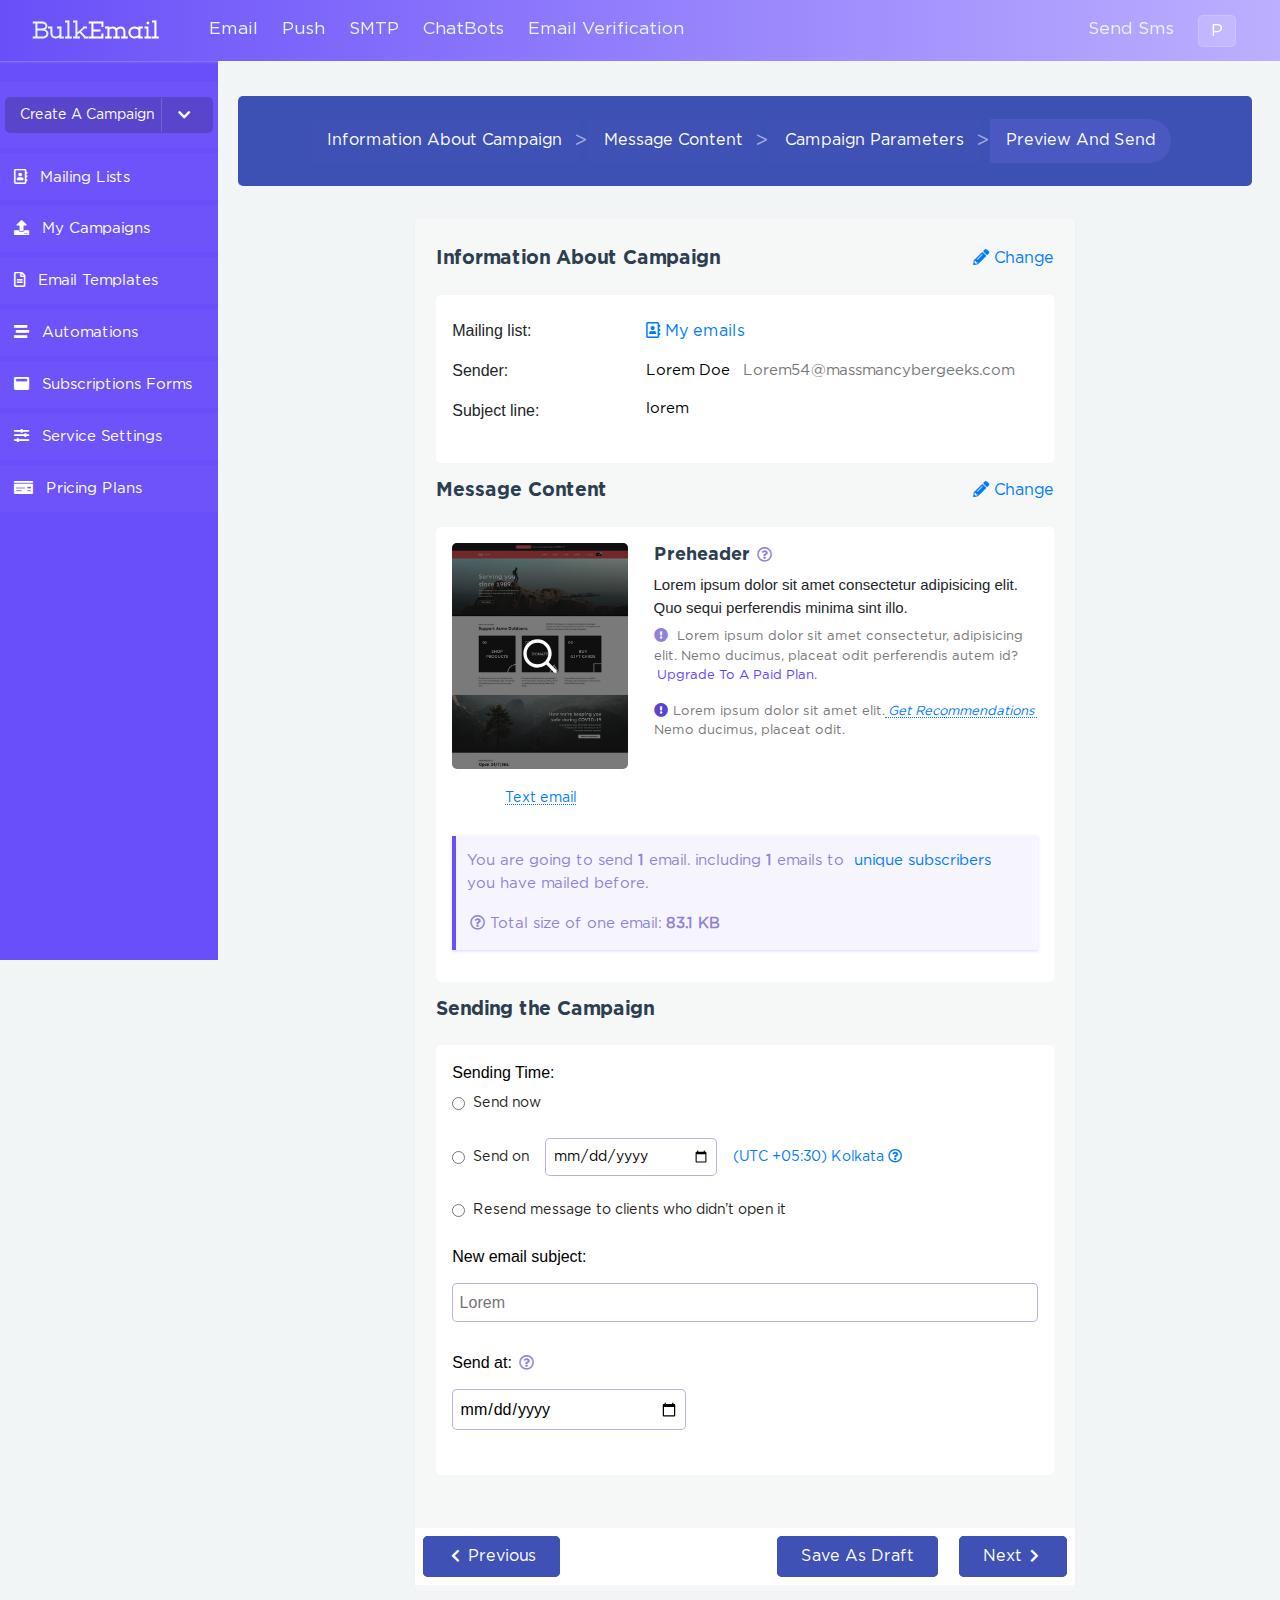
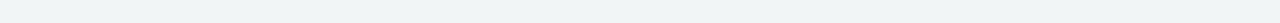
<file: preview.html>
<!DOCTYPE html>
<html lang="en">
<head>
    <meta charset="UTF-8">
    <meta name="viewport" content="width=device-width, initial-scale=1.0">
    <title>Campaign Parameter</title>
    <link rel="stylesheet" href="css/style.css">
    <link rel="stylesheet" href="font/stylesheet.css">
    <link rel="stylesheet" href="css/Hover-master/css/hover-min.css">
    <link rel="stylesheet" href="css/fontawesome-free-5.15.1-web/css/all.css">
    <link rel="stylesheet" href="https://maxcdn.bootstrapcdn.com/bootstrap/4.5.2/css/bootstrap.min.css">
</head>
<body>
    <main id="EmailService_wrapper" class="Add_Camp_wrapper MessageContent_wrapper   Preview_wrapper">
        <header>
            <div class="container-fluid p-0 ">
                <nav class="EmailService_Nav">
                  <div class="Left_side Nv_cmn">
                      <div class="logo">
                     <a href="#" style="text-decoration: none;"> <h2 class="m-0"> Bulk<span>Email</span> </h2> </a>  
                      </div>
                      <div class="nav-item">
                          <ul class="m-0">
                              <li class="F1_li"><a href="#" class="hvr-underline-from-left">Email
                              </li>
                              <li><a href="#" class="hvr-underline-from-left">Push</a></li>
                              <li><a href="#" class="hvr-underline-from-left">SMTP</a></li>
                              <li><a href="#" class="hvr-underline-from-left">ChatBots</a></li>
                              <li><a href="#" class="hvr-underline-from-left">Email Verification</a></li>
                          </ul>
                      </div>
                    
                   </div>
                   <div class="Right_side  Nv_cmn">
                       <ul class="m-0">
                           <li class="Send_Sms"><a href="#" class="hvr-underline-from-left">Send Sms</a></li>
                           <li><a href="#" class="UserPro" title="profile">P</a></li>
                           <!--user---profile -->
                            <div class="UserProfile_Wrapper" id="UserProfile_Wrapper">
                                <div class="User_headiing">
                                    <h5>Peter</h5>
                                    <p>peter@mamoru.com</p>
                                    <span>ID 890002</span>
                                </div>
                                <div class="User_Content">
                                    <ul>
                                        <li class="Uf_01">
                                            <span>Balance $5</span> <span>Add funds</span>
                                        </li>
                                        <li class="Uf_02"></li>
                                        <li class="Uf_03"></li>
                                        <li class="Uf_04"></li>
                                        <li class="Uf_05"></li>
                                        <li class="Uf_06"></li>
                                        <li class="Uf_07"></li>
                                    </ul>
                                </div>
                            </div>
                            <!-- end---here -->
                       </ul>
                   </div>
                </nav>
            </div>
        </header>
    <!-- Content--section -->
    <section class="Main_Campaign">
     <div class="container-fluid pl-0 ml-0">
         <div class="Campaign_content">
             <div class="CampL1 Camp_cmn02" >
                 <ul>
                     <li class="Camp_Item1"><a href="#">Create a campaign
                        <i class="fas fa-chevron-down text-white Camp_i01"></i>
                     </a> 
                     <div class="camp_list">
                         <ul>
                             <li>Email Campaign</li>
                             <li>Send sms</li>
                         </ul>
                     </div>
                    </li>
                     <li class="Camp_Item2"><a href="mailinglist.html">
                        <i class="far fa-address-book"></i>Mailing lists</a></li>
                     <li class="Camp_Item3"><a href="emailservice.html">
                        <i class="fas fa-upload"></i>My Campaigns</a></li>
                     <li class="Camp_Item4"><a href="EmailTemplate.html">
                        <i class="far fa-file-alt"></i>Email Templates</a></li>
                     <li class="Camp_Item5"><a href="#">
                        <i class="fas fa-stream"></i>Automations</a></li>
                     <li class="Camp_Item6"><a href="#">
                        <i class="fas fa-window-maximize"></i>Subscriptions forms</a></li>
                     <li class="Camp_Item7"><a href="#">
                        <i class="fas fa-sliders-h"></i>Service Settings</a></li>
                     <li class="Camp_Item8"><a href="#">
                        <i class="fas fa-money-check"></i>pricing Plans</a></li>
                 </ul>
             </div>
             <div class="CampL2 Camp_cmn02">
                   <div class="Camp_heading">
                       <div class="child_heading">
                       <a href="AddCamp.html">Information About Campaign</a>
                       <a href="MessageContent.html">Message Content</a>
                       <a href="CampaignParameter.html">Campaign Parameters</a>
                       <a href="#" class="add4">Preview and send</a>
                       </div>
                  </div>
                  <!-- Preview_wrapper_content -->
                   <div class="Preview_wrp_content">
                     <div class="Preview_child">
                         <div class="Preview_heading">
                             <h2>Information About Campaign </h2>
                             <a href="AddCamp.html"><i class="fas fa-pencil-alt Pencil01"></i> Change</a>
                         </div>
                         <!-- content -->
                         <div class="Preview_mid_content Prview_mid_Cmn02">
                            <div class="Preview_L01 Prview_Child_cmn01">
                                <ul>
                                    <li>Mailing list:</li>
                                    <li>Sender:</li>
                                    <li>Subject line:</li>
                                </ul>
                            </div>
                            <div class="Preview_R01 Prview_Child_cmn01">
                                <ul>
                                    <li><a href="#"><i class="far fa-address-book"></i> My emails</a> </li>
                                    <li><p><b class="pr-2">Lorem Doe</b>   Lorem54@massmancybergeeks.com</p></li>
                                    <li><p><b>lorem</b> </p></li>
                                </ul>
                            </div>    
                         </div>
                         <!-- message_content -->
                         <div class="Preview_heading">
                            <h2>Message Content</h2>
                            <a href="MessageContent.html"><i class="fas fa-pencil-alt Pencil01"></i> Change</a>
                        </div>
                        <!-- content -->
                        <div class="Preview_mid_content  Prview_mid_Cmn02">
                           <div class="message_L01 Prview_Child_cmn01">
                               <div class="fig01">
                                   <figure>
                                     <img src="image/temp3.jpeg" alt="">
                                  </figure>
                                  <!--Search_hvr-->
                                    <div class="Srch_hvr">
                                        <svg width="25px" height="25px" viewBox="0 0 1024 1024" data-aut-id="icon" class="" fill-rule="evenodd">
                                             <path fill="#fff"  class="rui-77aaa" d="M448 725.333c-152.917 0-277.333-124.416-277.333-277.333s124.416-277.333 277.333-277.333c152.917 0 277.333 124.416 277.333 277.333s-124.416 277.333-277.333 277.333v0zM884.437 824.107v0.021l-151.915-151.936c48.768-61.781 78.144-139.541 78.144-224.192 0-199.979-162.688-362.667-362.667-362.667s-362.667 162.688-362.667 362.667c0 199.979 162.688 362.667 362.667 362.667 84.629 0 162.411-29.376 224.171-78.144l206.144 206.144h60.352v-60.331l-54.229-54.229z">
                                             </path>
                                        </svg>
                                    </div>
                                </div>
                               <a href="#">Text email</a>
                           </div>
                           <div class="message_R01 Prview_Child_cmn01">
                               <div class="msg_cnt">
                                   <h5>Preheader </h5>
                                   <div class="qstion_mark">
                                    <i class="far fa-question-circle"></i>
                                    <p class="hvr_01">
                                        bulk will be collect open rate and 
                                        clickthrough statistics.
                                    </p>
                                </div>
                                   <span>Lorem ipsum dolor sit amet consectetur adipisicing elit. Quo sequi perferendis minima sint illo.</span>
                                 <p class="paid_plan1"><i class="fas fa-exclamation-circle"></i> Lorem ipsum dolor sit amet consectetur, adipisicing elit. Nemo ducimus, placeat odit perferendis autem id?
                                     <a href="#" >upgrade to a paid plan.</a>
                                 </p>
                                 <p class="paid_plan2"><i class="fas fa-exclamation-circle"></i>Lorem ipsum dolor sit amet elit.<a href="#">Get Recommendations</a> Nemo ducimus, placeat odit. 
                                </p>
                                </div>
                           </div>  
                           <div class="email_msg">
                            <p>You are going to send <b>1</b>  email.  including  <b>1</b>  emails to <a href="#">unique subscribers</a>  you have mailed before.</p>
                            <div class="qstion_mark">
                                <i class="far fa-question-circle"></i>
                                <span class="hvr_01">
                                    bulk will be collect open rate and 
                                    clickthrough statistics.
                                </span>
                            </div>
                            <p class="m-0">Total size of one email: <b>83.1 KB</b> </p>
                         </div>  
                        </div>
                        <!-- send--campaign -->
                        <div class="Preview_heading">
                            <h2>Sending the Campaign</h2>
                        </div>
                        <!-- content -->
                        <div class="send_content Prview_mid_Cmn02">
                               <form action="#" method="post">
                                   <div class="Sending_time_wrp">
                                       <label for="#">
                                           Sending Time: 
                                        </label>
                                     <div class="radio_btn1 radio_cmn01">
                                        <p>
                                        <label for="#">
                                             <input type="radio" name="radio1" class="radio_inpt" id="radio1">Send now
                                         </label>
                                        </p>
                                     </div>
                                       <div class="radio_btn2 radio_cmn01">
                                           <p class="utc_hvr">
                                            <label for="#">
                                               <input type="radio" name="radio2" class="radio_inpt" id="radio2">Send on
                                            </label>
                                           <label for="#" class="Utc_Wrp">
                                                <input type="date" name="date1"  id="date1">
                                              <a href="#" class="Utc">(UTC +05:30) Kolkata <i class="far fa-question-circle"></i></a>
                                                 
                                         </label>
                                        </p>  
                                       </div>
                                       <div class="radio_btn3 radio_cmn01">
                                           <p>
                                           <label for="#">
                                               <input type="radio" name="radio3" class="radio_inpt" id="radio3">
                                               Resend message to clients who didn’t open it
                                           </label>
                                         </p>
                                       </div>
                                       <div class="radio_btn4 radio_cmn01">
                                           <label for="#">
                                             New email subject:
                                             <input type="text" name="user1" id="user1" placeholder="Lorem"
                                             autocapitalize="off" autocomplete="off">
                                           </label>
                                       </div>
                                       <div class="radio_btn5 radio_cmn01">
                                           <label for="#">
                                              Send at: <i class="far fa-question-circle"></i> <br>
                                             <input type="date" name="date2" id="date2">
                                          </label>
                                       </div>
                                   </div>
                               </form>
                           </div>  
                        <!-- end---here -->
                     </div>

                         <!--Message_Ft_btn-->
                         <div class="Ft_btn_wrp">
                            <div class="child_FT_btn">
                                <div class="Lft_btn01 Ft_btn_cmn03">
                                <a href="CampaignParameter.html"><i class="fas fa-chevron-left"></i> Previous</a> 
                                </div>
                                <div class="Rgt_btn02 Ft_btn_cmn03">
                                    <a href="#" class="mr-3">save as draft</a>
                                    <a href="#" class="LstAnckr">next <i class="fas fa-chevron-right"></i></a>
                                </div>
                            </div>
                        </div>
                      <!-- msg---end--here -->
                   </div>
                   <!--end--here-->
                </div>
            </div>
        </div>
    </section>
    <!-- End---here----Content--- -->
    <!-- <canvas id="nokey" width="800" height="800">
    </canvas>
     -->
    </main>
    <!-- <div id="particles">
    </div> -->
    
    

      <!-- script---section -->
      <script src="js/jquery.min.js"></script>
      <script src="js/main.js"></script>
      <script src="https://cdnjs.cloudflare.com/ajax/libs/popper.js/1.16.0/umd/popper.min.js"></script>
      <script src="https://maxcdn.bootstrapcdn.com/bootstrap/4.5.2/js/bootstrap.min.js"></script>   
      <!-- <script src="js/movement.js"></script>
      <script src="js/particle.js"></script> -->
    </body>
</html>
</file>
<file: css/style.css>
* {
  margin: 0;
  padding: 0;
  -webkit-box-sizing: border-box;
          box-sizing: border-box;
}

body {
  font-size: 14px;
  color: #787878;
  background: #f9fafb;
  font-family: 'Gotham Pro Regular';
}

html, body, div, span, applet, object, iframe,
h1, h2, h3, h4, h5, h6, p, blockquote, pre, a, abbr,
acronym, address, big, cite, code, del, dfn, em, img, ins,
kbd, q, s, samp, small, strike, strong, sub, sup, tt, var,
b, u, i, center, dl, dt, dd, ol, ul, li, fieldset, form, label,
legend, table, caption, tbody, tfoot, thead, tr, th, td, article,
aside, canvas, details, embed, figure, figcaption, footer, header, hgroup,
menu, .head-wrp, output, ruby, section, summary, time, mark, audio, video {
  margin: 0;
  padding: 0;
  border: 0;
  font-size: 100%;
  font: inherit;
  vertical-align: baseline;
}

html {
  scroll-behavior: smooth;
}

.container {
  width: 1200px;
  margin: 0 auto;
}

h1, h2, h3, h4, h5, h6 {
  font-family: 'Gotham Pro bold';
  color: #2c3e50;
}

a, p {
  font-family: 'Gotham Pro Regular';
  color: #787878;
}

header {
  width: 100%;
  padding: 2rem 0;
  position: absolute;
  z-index: 1;
}

header nav {
  display: -webkit-box;
  display: -ms-flexbox;
  display: flex;
  -webkit-box-pack: center;
      -ms-flex-pack: center;
          justify-content: center;
  -webkit-box-align: center;
      -ms-flex-align: center;
          align-items: center;
  -ms-flex-wrap: wrap;
      flex-wrap: wrap;
  -webkit-box-pack: justify;
      -ms-flex-pack: justify;
          justify-content: space-between;
}

header nav .Left_side {
  display: -webkit-box;
  display: -ms-flexbox;
  display: flex;
  -webkit-box-pack: center;
      -ms-flex-pack: center;
          justify-content: center;
  -webkit-box-align: center;
      -ms-flex-align: center;
          align-items: center;
  -ms-flex-wrap: wrap;
      flex-wrap: wrap;
  -webkit-box-pack: start;
      -ms-flex-pack: start;
          justify-content: flex-start;
  width: 58%;
}

header nav .Left_side .logo h2 {
  font-size: 1.5rem;
  font-family: "Choplin ExtraLight";
  padding-right: 2.3rem;
  font-weight: bold;
  color: #e7f3ff;
}

header nav .Left_side .logo h2 span {
  color: #ffff;
}

header nav .Right_side {
  width: 35%;
}

header nav .Right_side ul {
  -webkit-box-pack: end !important;
      -ms-flex-pack: end !important;
          justify-content: flex-end !important;
}

header nav .Right_side ul li:nth-child(2) a {
  background: #ffffff29 !important;
  padding: 7px 12px;
  color: #fff;
  -webkit-transition: all .3s ease-in-out;
  transition: all .3s ease-in-out;
  border-radius: 5px;
  border: 1px solid #ffffff29;
}

header nav .Right_side ul li:nth-child(2) a:hover {
  border: 1px solid rgba(255, 255, 255, 0.534);
  -webkit-transition: all .3s ease-in-out;
  transition: all .3s ease-in-out;
  background: transparent !important;
}

header nav .Right_side ul li:nth-child(3) a {
  background: #ffffff29 !important;
  padding: 7px 12px;
  color: #fff;
  -webkit-transition: all .3s ease-in-out;
  transition: all .3s ease-in-out;
  border-radius: 5px;
  border: 1px solid #ffffff29;
}

header nav .Right_side ul li:nth-child(3) a:hover {
  border: 1px solid rgba(255, 255, 255, 0.534);
  -webkit-transition: all .3s ease-in-out;
  transition: all .3s ease-in-out;
  background: transparent !important;
}

header nav .Right_side .Lang_ag {
  position: relative;
}

header nav .Right_side .Lang_ag a {
  padding-right: 3px;
}

header nav .Right_side .Lang_ag .Language_wrp {
  display: none;
  width: 192px;
  position: absolute;
  top: 58px;
  left: -63px;
  background: #fff;
  border-radius: 5px;
  -webkit-box-shadow: -1px 3px 6px 2px #b3b3b370;
          box-shadow: -1px 3px 6px 2px #b3b3b370;
  border-bottom: 2px solid #999;
}

header nav .Right_side .Lang_ag .Language_wrp ul {
  display: inherit !important;
  text-align: center;
  position: relative;
}

header nav .Right_side .Lang_ag .Language_wrp ul::before {
  content: '';
  width: 15px;
  height: 15px;
  background: #fff;
  position: absolute;
  top: -7px;
  z-index: -1;
  -webkit-transform: rotate(45deg);
          transform: rotate(45deg);
}

header nav .Right_side .Lang_ag .Language_wrp ul li {
  padding: .5rem 0;
  margin: 2px 0 !important;
  background: #9999991a;
  -webkit-transition: all 0.3s ease-in-out;
  transition: all 0.3s ease-in-out;
  cursor: pointer;
}

header nav .Right_side .Lang_ag .Language_wrp ul li a {
  text-decoration: none;
  color: #787878;
  font-size: 15px;
  text-transform: capitalize;
  padding: 0 !important;
}

header nav .Right_side .Lang_ag .Language_wrp ul li:hover {
  -webkit-transition: all 0.3s ease-in-out;
  transition: all 0.3s ease-in-out;
  background: transparent;
}

header nav .Right_side .Login_wrapper {
  position: absolute;
  top: 94px;
  background: #fff;
  color: #000000;
  right: 173px;
  width: 300px;
  border-radius: 5px;
  -webkit-box-shadow: 0px 1px 4px 1px #0000007d;
          box-shadow: 0px 1px 4px 1px #0000007d;
  border-bottom: 3px solid #673AB7;
  display: -webkit-box;
  display: -ms-flexbox;
  display: flex;
  -webkit-box-pack: center;
      -ms-flex-pack: center;
          justify-content: center;
  -webkit-box-align: center;
      -ms-flex-align: center;
          align-items: center;
  -ms-flex-wrap: wrap;
      flex-wrap: wrap;
  -webkit-box-align: inherit;
      -ms-flex-align: inherit;
          align-items: inherit;
  display: none;
}

header nav .Right_side .Login_wrapper .Login-content {
  width: 100%;
}

header nav .Right_side .Login_wrapper .Login-content .Log-heading {
  width: 100%;
  padding: .5rem 0;
  text-align: center;
  background: linear-gradient(150deg, #28148300 15%, #8f6ed57a 70%, #d782d900 94%);
}

header nav .Right_side .Login_wrapper .Login-content .Log-heading h4 {
  font-size: 1.4rem;
  text-transform: capitalize;
}

header nav .Right_side .Login_wrapper .Login-content form {
  padding: 1rem 1rem;
}

header nav .Right_side .Login_wrapper .Login-content form .Inpt_cmn02 label {
  width: 100%;
  margin: .5rem 0;
}

header nav .Right_side .Login_wrapper .Login-content form .Inpt_cmn02 label input {
  width: 100%;
  padding: .5rem .6rem;
  border: 1px solid #9999993b;
  border-radius: 3px;
  margin: .1rem 0;
  -webkit-transition: all 0.3s ease-in-out;
  transition: all 0.3s ease-in-out;
}

header nav .Right_side .Login_wrapper .Login-content form .Inpt_cmn02 label input:focus {
  -webkit-transition: all 0.3s ease-in-out;
  transition: all 0.3s ease-in-out;
  outline-color: #684cb662 !important;
  border: 1px solid #684cb662 !important;
}

header nav .Right_side .Login_wrapper .Login-content form .Fid03 {
  display: -webkit-box;
  display: -ms-flexbox;
  display: flex;
  -webkit-box-pack: center;
      -ms-flex-pack: center;
          justify-content: center;
  -webkit-box-align: center;
      -ms-flex-align: center;
          align-items: center;
  -ms-flex-wrap: wrap;
      flex-wrap: wrap;
  -webkit-box-orient: vertical;
  -webkit-box-direction: reverse;
      -ms-flex-direction: column-reverse;
          flex-direction: column-reverse;
  margin: .7rem 0 0;
  text-transform: capitalize;
}

header nav .Right_side .Login_wrapper .Login-content form .Fid03 label {
  width: 100%;
}

header nav .Right_side .Login_wrapper .Login-content form .Fid03 label .checkbox {
  cursor: pointer;
}

header nav .Right_side .Login_wrapper .Login-content form .Fid03 label input[type="submit"] {
  width: 100%;
  margin: .5rem auto 0;
  display: block;
  padding: .5rem 0;
  background: #684cb6ed;
  border: none;
  color: #fff;
  border-radius: 4px;
  font-size: 1rem;
  text-transform: uppercase;
  -webkit-transition: all 0.3s ease-in-out;
  transition: all 0.3s ease-in-out;
  outline: none;
}

header nav .Right_side .Login_wrapper .Login-content form .Fid03 label input[type="submit"]:hover {
  -webkit-transition: all 0.3s ease-in-out;
  transition: all 0.3s ease-in-out;
  opacity: .77;
}

header nav .Nv_cmn ul {
  display: -webkit-box;
  display: -ms-flexbox;
  display: flex;
  -webkit-box-pack: center;
      -ms-flex-pack: center;
          justify-content: center;
  -webkit-box-align: center;
      -ms-flex-align: center;
          align-items: center;
  -ms-flex-wrap: wrap;
      flex-wrap: wrap;
}

header nav .Nv_cmn ul li {
  list-style-type: none;
  padding: 0 12px;
}

header nav .Nv_cmn ul li a {
  text-decoration: none;
  color: #e7f3ff;
  font-size: 1.1rem;
  padding-bottom: 3px;
  text-transform: capitalize;
}

header nav .Nv_cmn ul li .hvr-underline-from-left::before {
  background: #fff !important;
  height: 2px !important;
}

.F1_li {
  position: relative;
  -webkit-transition: all 0.3s ease-in-out;
  transition: all 0.3s ease-in-out;
}

.F1_li i.fas.fa-chevron-down {
  font-size: 14px;
  padding: 4px 3px;
  -webkit-transition: all 0.3s ease-in-out;
  transition: all 0.3s ease-in-out;
}

.F1_li:hover i.fas.fa-chevron-down {
  -webkit-transform: rotate(180deg);
          transform: rotate(180deg);
  -webkit-transition: all 0.3s ease-in-out;
  transition: all 0.3s ease-in-out;
}

.F1_li:hover .Drop_box_wrp {
  display: block !important;
}

.Drop_main_wrp {
  height: 25px;
  width: 84px;
  position: absolute;
  width: 100%;
}

.Drop_main_wrp .Drop_box_wrp {
  display: none;
  position: absolute;
  background-color: #fff;
  color: #000;
  width: 600px;
  padding: 1rem 1rem;
  border-radius: 5px;
  left: -63px;
  top: 24px;
  border-bottom: 3px solid #607D8B;
}

.Drop_main_wrp .Drop_box_wrp .Drop_content {
  width: 100%;
  display: -webkit-box;
  display: -ms-flexbox;
  display: flex;
  -webkit-box-pack: center;
      -ms-flex-pack: center;
          justify-content: center;
  -webkit-box-align: center;
      -ms-flex-align: center;
          align-items: center;
  -ms-flex-wrap: wrap;
      flex-wrap: wrap;
  -ms-flex-pack: distribute !important;
      justify-content: space-around !important;
  -webkit-box-align: inherit !important;
      -ms-flex-align: inherit !important;
          align-items: inherit !important;
  position: relative;
}

.Drop_main_wrp .Drop_box_wrp .Drop_content::before {
  content: '';
  width: 20px;
  height: 20px;
  background: #fff;
  top: -25px;
  position: absolute;
  left: 78px;
  -webkit-transform: rotate(45deg);
          transform: rotate(45deg);
  z-index: -1;
}

.Drop_main_wrp .Drop_box_wrp .Drop_content ul {
  display: inherit !important;
}

.Drop_main_wrp .Drop_box_wrp .Drop_content ul h4 {
  font-size: 1.1rem;
  text-transform: capitalize;
  margin: 0 0 0.8rem;
}

.Drop_main_wrp .Drop_box_wrp .Drop_content ul li {
  list-style-type: none;
  padding: .3rem 0 !important;
}

.Drop_main_wrp .Drop_box_wrp .Drop_content ul li a {
  font-size: 15px;
  color: #2c3e50;
  text-decoration: none;
  text-transform: capitalize;
  -webkit-transition: all 0.3s ease-in-out;
  transition: all 0.3s ease-in-out;
}

.Drop_main_wrp .Drop_box_wrp .Drop_content ul li a:hover {
  -webkit-transition: all 0.3s ease-in-out;
  transition: all 0.3s ease-in-out;
  padding-left: 5px;
  opacity: .77;
}

.Banner_wrapper {
  width: 100%;
  background: linear-gradient(150deg, #281483 15%, #8f6ed5 70%, #d782d9 94%);
  background-size: cover;
  height: 600px;
  margin: 0rem 0 3rem;
  position: relative;
}

.Banner_wrapper .waves {
  position: absolute;
  width: 100%;
  height: 150px;
  bottom: 0;
  left: 0;
  right: 0;
}

.Banner_wrapper .particles {
  position: absolute;
  left: 0;
  right: 0;
  bottom: 0;
  height: 100%;
}

.Banner_wrapper .particles .particle {
  position: absolute;
  opacity: .1;
  background: #fff;
  -webkit-animation-iteration-count: infinite !important;
  animation-iteration-count: infinite !important;
}

.Banner_wrapper .particle:nth-child(1) {
  height: 25px;
  width: 25px;
  border-radius: 100%;
  -webkit-animation: floating 28s linear;
  animation: floating 28s linear;
  top: 65%;
  left: 10%;
}

.Banner_wrapper .particle:nth-child(2) {
  height: 12px;
  width: 12px;
  border-radius: 100%;
  -webkit-animation: floating 35s linear;
  animation: floating 35s linear;
  top: 15%;
  left: 33%;
}

.Banner_wrapper .particle:nth-child(25),
.Banner_wrapper .particle:nth-child(3) {
  -webkit-animation: floating 28s linear;
  border-radius: 100%;
}

.Banner_wrapper .particle:nth-child(3) {
  height: 21px;
  width: 21px;
  -webkit-animation: floating 28s linear;
          animation: floating 28s linear;
  top: 48%;
  left: 36%;
}

.Banner_wrapper .particle:nth-child(4) {
  height: 16px;
  width: 16px;
  border-radius: 100%;
  -webkit-animation: floating 25s linear;
  animation: floating 25s linear;
  top: 85%;
  left: 75%;
}

.Banner_wrapper .particle:nth-child(5) {
  height: 10px;
  width: 10px;
  border-radius: 100%;
  -webkit-animation: floating 32s linear;
  animation: floating 32s linear;
  top: 36%;
  left: 78%;
}

.Banner_wrapper .particle:nth-child(6) {
  height: 22px;
  width: 22px;
  border-radius: 100%;
  -webkit-animation: floating 23s linear;
  animation: floating 23s linear;
  top: 87%;
  left: 18%;
}

.Banner_wrapper .particle:nth-child(7) {
  height: 16px;
  width: 16px;
  border-radius: 100%;
  -webkit-animation: floating 36s linear;
  animation: floating 36s linear;
  top: 63%;
  left: 78%;
}

.Banner_wrapper .particle:nth-child(8) {
  height: 17px;
  width: 17px;
  border-radius: 100%;
  -webkit-animation: floating 27s linear;
  animation: floating 27s linear;
  top: 35%;
  left: 76%;
}

.Banner_wrapper .particle:nth-child(9) {
  height: 15px;
  width: 15px;
  border-radius: 100%;
  -webkit-animation: floating 31s linear;
  animation: floating 31s linear;
  top: 20%;
  left: 70%;
}

.Banner_wrapper .particle:nth-child(10) {
  height: 13px;
  width: 13px;
  border-radius: 100%;
  -webkit-animation: floating 32s linear;
  animation: floating 32s linear;
  top: 42%;
  left: 23%;
}

.Banner_wrapper .particle:nth-child(11) {
  height: 14px;
  width: 14px;
  border-radius: 100%;
  -webkit-animation: floating 30s linear;
  animation: floating 30s linear;
  top: 62%;
  left: 17%;
}

.Banner_wrapper .particle:nth-child(12) {
  height: 13px;
  width: 13px;
  border-radius: 100%;
  -webkit-animation: floating 29s linear;
  animation: floating 29s linear;
  top: 9%;
  left: 63%;
}

.Banner_wrapper .particle:nth-child(13) {
  height: 14px;
  width: 14px;
  border-radius: 100%;
  -webkit-animation: floating 21s linear;
  animation: floating 21s linear;
  top: 14%;
  left: 30%;
}

.Banner_wrapper .particle:nth-child(14) {
  height: 11px;
  width: 11px;
  border-radius: 100%;
  -webkit-animation: floating 34s linear;
  animation: floating 34s linear;
  top: 29%;
  left: 33%;
}

.Banner_wrapper .particle:nth-child(15) {
  height: 17px;
  width: 17px;
  border-radius: 100%;
  -webkit-animation: floating 23s linear;
  animation: floating 23s linear;
  top: 68%;
  left: 31%;
}

.Banner_wrapper .particle:nth-child(16) {
  height: 18px;
  width: 18px;
  border-radius: 100%;
  -webkit-animation: floating 21s linear;
  animation: floating 21s linear;
  top: 29%;
  left: 57%;
}

.Banner_wrapper .particle:nth-child(17) {
  height: 18px;
  width: 18px;
  border-radius: 100%;
  -webkit-animation: floating 32s linear;
  animation: floating 32s linear;
  top: 49%;
  left: 21%;
}

.Banner_wrapper .particle:nth-child(18) {
  height: 7px;
  width: 7px;
  border-radius: 100%;
  -webkit-animation: floating 37s linear;
  animation: floating 37s linear;
  top: 35%;
  left: 94%;
}

.Banner_wrapper .particle:nth-child(19) {
  height: 10px;
  width: 10px;
  border-radius: 100%;
  -webkit-animation: floating 35s linear;
  animation: floating 35s linear;
  top: 42%;
  left: 33%;
}

.Banner_wrapper .particle:nth-child(20) {
  height: 18px;
  width: 18px;
  border-radius: 100%;
  -webkit-animation: floating 35s linear;
  animation: floating 35s linear;
  top: 94%;
  left: 20%;
}

.Banner_wrapper .particle:nth-child(21) {
  height: 24px;
  width: 24px;
  border-radius: 100%;
  -webkit-animation: floating 37s linear;
  animation: floating 37s linear;
  top: 7%;
  left: 23%;
}

.Banner_wrapper .particle:nth-child(22) {
  height: 24px;
  width: 24px;
  border-radius: 100%;
  -webkit-animation: floating 34s linear;
  animation: floating 34s linear;
  top: 49%;
  left: 33%;
}

.Banner_wrapper .particle:nth-child(23) {
  height: 25px;
  width: 25px;
  border-radius: 100%;
  -webkit-animation: floating 29s linear;
  animation: floating 29s linear;
  top: 82%;
  left: 58%;
}

.Banner_wrapper .particle:nth-child(24) {
  height: 14px;
  width: 14px;
  border-radius: 100%;
  -webkit-animation: floating 32s linear;
  animation: floating 32s linear;
  top: 60%;
  left: 90%;
}

.Banner_wrapper .particle:nth-child(25) {
  height: 25px;
  width: 25px;
  -webkit-animation: floating 28s linear;
          animation: floating 28s linear;
  top: 53%;
  left: 85%;
}

.Banner_wrapper .particle:nth-child(26) {
  height: 23px;
  width: 23px;
  border-radius: 100%;
  -webkit-animation: floating 28s linear;
  animation: floating 28s linear;
  top: 63%;
  left: 94%;
}

@-webkit-keyframes floating {
  0% {
    -webkit-transform: translate(0, 0) scale(0.5);
    transform: translate(0, 0) scale(0.5);
    opacity: 0;
  }
  5% {
    opacity: .1;
  }
  50% {
    -webkit-transform: translate(0, -250px) scale(1.4);
    transform: translate(0, -250px) scale(1.4);
  }
  95% {
    opacity: 0;
  }
  100% {
    -webkit-transform: translate(0, -500px) scale(0.5);
    transform: translate(0, -500px) scale(0.5);
  }
}

@keyframes floating {
  0% {
    -webkit-transform: translate(0, 0) scale(0.5);
    transform: translate(0, 0) scale(0.5);
    opacity: 0;
  }
  5% {
    opacity: .1;
  }
  50% {
    -webkit-transform: translate(0, -250px) scale(1.4);
    transform: translate(0, -250px) scale(1.4);
  }
  95% {
    opacity: 0;
  }
  100% {
    -webkit-transform: translate(0, -500px) scale(0.5);
    transform: translate(0, -500px) scale(0.5);
  }
}

.Banner_wrapper .Banner_content {
  display: -webkit-box;
  display: -ms-flexbox;
  display: flex;
  -webkit-box-pack: center;
      -ms-flex-pack: center;
          justify-content: center;
  -webkit-box-align: center;
      -ms-flex-align: center;
          align-items: center;
  -ms-flex-wrap: wrap;
      flex-wrap: wrap;
  -webkit-box-pack: justify !important;
      -ms-flex-pack: justify !important;
          justify-content: space-between !important;
  -webkit-transform: translateY(7rem);
          transform: translateY(7rem);
}

.Banner_wrapper .Banner_content .bnr_cmn {
  width: 49%;
}

.Banner_wrapper .Banner_content .bnr_cmn h1 {
  color: #fff;
  line-height: 1.3;
}

.Banner_wrapper .Banner_content .bnr_cmn p {
  color: #fff;
  line-height: 1.8;
  margin: 2rem 0 1rem;
}

.Banner_wrapper .Banner_content .bnr_cmn figure img {
  max-width: 100%;
}

.Banner_wrapper .Banner_content .button_wrp {
  width: 100%;
  display: inline-block;
}

.Banner_wrapper .Banner_content .button_wrp a {
  font-size: 1rem;
  margin: 1rem 1rem 0 0;
  background: #fff;
  border-radius: 5px;
  padding: .8rem 2rem;
  display: inline-block;
  text-transform: capitalize;
  color: #333;
  font-weight: bold;
  -webkit-transition: all .3s ease-in-out;
  transition: all .3s ease-in-out;
  text-decoration: none;
  border: 1px solid #fff;
}

.Banner_wrapper .Banner_content .button_wrp a:hover {
  background: transparent;
  border: 1px solid #fff;
  -webkit-transition: all .3s ease-in-out;
  transition: all .3s ease-in-out;
  color: #fff;
  border-radius: 100px;
}

.Patform_wrapper {
  position: relative;
  margin: 1rem 0;
}

.Patform_wrapper .top_icon1 {
  position: absolute;
  width: 18px;
  height: 40px;
  z-index: 3;
  border-radius: 40px;
  border: 2px solid #2c3e50;
  left: 50%;
  top: -47px;
  display: -webkit-box;
  display: -ms-flexbox;
  display: flex;
  -webkit-box-pack: center;
      -ms-flex-pack: center;
          justify-content: center;
  -webkit-box-align: center;
      -ms-flex-align: center;
          align-items: center;
}

.Patform_wrapper .top_icon1 .bullet {
  width: 8px;
  height: 8px;
  border-radius: 50%;
  background: #2c3e50;
  -webkit-animation: animate 3s linear infinite;
          animation: animate 3s linear infinite;
  -webkit-animation-delay: 1ms;
          animation-delay: 1ms;
}

.Patform_wrapper .Pt_cnt_Heading {
  padding: 4rem 0 3rem;
}

.Patform_wrapper .Pt_cnt_Heading p {
  color: #787878;
  padding: 1rem 0 0;
  font-size: 1.1rem;
}

.Patform_wrapper .Platform_Box_wrp {
  margin: 1rem 0 0;
  display: -webkit-box;
  display: -ms-flexbox;
  display: flex;
  -webkit-box-pack: center;
      -ms-flex-pack: center;
          justify-content: center;
  -webkit-box-align: center;
      -ms-flex-align: center;
          align-items: center;
  -ms-flex-wrap: wrap;
      flex-wrap: wrap;
  -webkit-box-pack: justify;
      -ms-flex-pack: justify;
          justify-content: space-between;
}

.Patform_wrapper .Platform_Box_wrp .Pt_Box_cmn01 {
  width: 23%;
  margin: 0 5px;
  background: #f9f9f9;
  border-radius: 5px;
  -webkit-transition: all 0.3s ease-in-out;
  transition: all 0.3s ease-in-out;
}

.Patform_wrapper .Platform_Box_wrp .Pt_Box_cmn01 a {
  text-decoration: none;
  height: 300px;
  display: -webkit-box;
  display: -ms-flexbox;
  display: flex;
  -webkit-box-pack: center;
      -ms-flex-pack: center;
          justify-content: center;
  -webkit-box-align: center;
      -ms-flex-align: center;
          align-items: center;
  -ms-flex-wrap: wrap;
      flex-wrap: wrap;
}

.Patform_wrapper .Platform_Box_wrp .Pt_Box_cmn01 a i {
  font-size: 5rem;
  padding: 2rem 0 0;
  background: -webkit-gradient(linear, left top, left bottom, color-stop(15%, #28148359), color-stop(70%, #8f6ed5), color-stop(94%, #d782d9d1));
  background: linear-gradient(to bottom, #28148359 15%, #8f6ed5 70%, #d782d9d1 94%);
  -webkit-background-clip: text;
  -webkit-text-fill-color: transparent;
}

.Patform_wrapper .Platform_Box_wrp .Pt_Box_cmn01:hover {
  -webkit-transition: all 0.3s ease-in-out;
  transition: all 0.3s ease-in-out;
}

.Patform_wrapper .Platform_Box_wrp .Pt_Box_cmn01 figure {
  width: 100%;
  margin: 0 !important;
}

.Patform_wrapper .Platform_Box_wrp .Pt_Box_cmn01 figure img {
  max-width: 100%;
}

.Patform_wrapper .Platform_Box_wrp .Pt_Box_cmn01 figcaption {
  width: 100%;
}

.Patform_wrapper .Platform_Box_wrp .Pt_Box_cmn01 figcaption h4 {
  font-size: 1.2rem;
  color: #2c3e50;
  font-weight: normal;
  text-transform: uppercase;
  margin: 1rem 0;
}

.Patform_wrapper .Platform_Box_wrp .Pt_Box_cmn01 figcaption p {
  font-size: 15px;
  color: #787878;
}

.Pt_Box_cmn01 a:hover .figr i {
  background: -webkit-gradient(linear, left top, left bottom, color-stop(15%, #d782d9d1), color-stop(70%, #8f6ed5), color-stop(94%, #28148359));
  background: linear-gradient(to bottom, #d782d9d1 15%, #8f6ed5 70%, #28148359 94%);
  -webkit-transition: all 0.3s ease-in-out;
  transition: all 0.3s ease-in-out;
  -webkit-background-clip: text;
  -webkit-text-fill-color: transparent;
}

@-webkit-keyframes animate {
  0%, 100% {
    -webkit-transform: translateY(-8px);
            transform: translateY(-8px);
    -webkit-transition: all .3s ease-in-out;
    transition: all .3s ease-in-out;
  }
  50% {
    -webkit-transform: translateY(7px);
            transform: translateY(7px);
    -webkit-transition: all .3s ease-in-out;
    transition: all .3s ease-in-out;
  }
}

@keyframes animate {
  0%, 100% {
    -webkit-transform: translateY(-8px);
            transform: translateY(-8px);
    -webkit-transition: all .3s ease-in-out;
    transition: all .3s ease-in-out;
  }
  50% {
    -webkit-transform: translateY(7px);
            transform: translateY(7px);
    -webkit-transition: all .3s ease-in-out;
    transition: all .3s ease-in-out;
  }
}

.marketing_tool {
  margin: 6rem 0 0px;
  padding: 0 0 8rem;
  position: relative;
  background: #f9f9f9;
}

.marketing_tool::before {
  content: '';
  width: 100%;
  height: 150px;
  left: 0;
  right: 0;
  bottom: 0;
  background: url(../image/bg-wave-sym.png) no-repeat;
  background-size: cover;
  position: absolute;
}

.marketing_tool .marketing_content .marketing_heading {
  padding: 3rem 0 0;
}

.marketing_tool .marketing_content .marketing_heading p {
  color: #787878;
  padding: 1rem 0;
  line-height: 1.5;
  font-size: 15px;
}

.marketing_tool .marketing_content .mrt_Cnt_wrapper {
  margin: 5rem 0 0;
  display: -webkit-box;
  display: -ms-flexbox;
  display: flex;
  -webkit-box-pack: center;
      -ms-flex-pack: center;
          justify-content: center;
  -webkit-box-align: center;
      -ms-flex-align: center;
          align-items: center;
  -ms-flex-wrap: wrap;
      flex-wrap: wrap;
}

.marketing_tool .marketing_content .mrt_Cnt_wrapper figure img {
  max-width: 100%;
}

.marketing_tool .marketing_content .mrt_Cnt_wrapper .chil_1 {
  padding: 0 15px 0 24px;
}

.marketing_tool .marketing_content .mrt_Cnt_wrapper .chil_1 h5 {
  font-size: 1.1rem;
  text-transform: capitalize;
  position: relative;
}

.marketing_tool .marketing_content .mrt_Cnt_wrapper .chil_1 h5::before {
  content: '';
  width: 15px;
  height: 15px;
  background: -webkit-gradient(linear, left top, left bottom, color-stop(15%, #3a4a5b), color-stop(70%, #2c3e50), color-stop(94%, #2c3e50));
  background: linear-gradient(to bottom, #3a4a5b 15%, #2c3e50 70%, #2c3e50 94%);
  border-radius: 50%;
  position: absolute;
  left: -25px;
  bottom: 4px;
}

.marketing_tool .marketing_content .mrt_Cnt_wrapper .chil_1 p {
  font-size: 15px;
}

.marketing_tool .marketing_content .Mrt_cnt2 {
  display: -webkit-box;
  display: -ms-flexbox;
  display: flex;
  -webkit-box-pack: center;
      -ms-flex-pack: center;
          justify-content: center;
  -webkit-box-align: center;
      -ms-flex-align: center;
          align-items: center;
  -ms-flex-wrap: wrap;
      flex-wrap: wrap;
  -webkit-box-orient: horizontal;
  -webkit-box-direction: reverse;
      -ms-flex-direction: row-reverse;
          flex-direction: row-reverse;
}

.subscription_wrapper {
  margin: 2rem 0 1rem !important;
  background: #fff !important;
  padding: 0 0 0 !important;
}

.subscription_wrapper::before {
  content: none;
}

footer {
  background: url(../image/footer1.png) no-repeat;
  background-size: cover;
  width: 100%;
  height: auto;
  margin: 3rem 0 0;
}

footer::before {
  display: none;
}

footer .Footer_content {
  display: -webkit-box;
  display: -ms-flexbox;
  display: flex;
  -webkit-box-pack: center;
      -ms-flex-pack: center;
          justify-content: center;
  -webkit-box-align: center;
      -ms-flex-align: center;
          align-items: center;
  -ms-flex-wrap: wrap;
      flex-wrap: wrap;
  -webkit-box-align: inherit !important;
      -ms-flex-align: inherit !important;
          align-items: inherit !important;
  -webkit-box-pack: justify;
      -ms-flex-pack: justify;
          justify-content: space-between;
  padding: 6rem 0 .5rem;
}

footer .Footer_content .Ftr_cmn01 {
  width: 24%;
}

footer .Footer_content .Ftr_cmn01 figure img {
  max-width: 57%;
  -webkit-transition: all .3s ease-in-out;
  transition: all .3s ease-in-out;
}

footer .Footer_content .Ftr_cmn01 figure img:hover {
  -webkit-transition: all .3s ease-in-out;
  transition: all .3s ease-in-out;
  -webkit-transform: scale(1.1);
          transform: scale(1.1);
}

footer .Footer_content .Ftr_cmn01 h2 {
  text-align: inherit;
  position: relative;
  color: #fff;
  text-transform: capitalize;
  font-size: 1.5rem;
}

footer .Footer_content .Ftr_cmn01 h2:before {
  content: '';
  height: 2px;
  position: absolute;
  background: #fdfdfdd7 !important;
  bottom: -17px;
  border-radius: 100%;
  z-index: 2344242;
  width: 50%;
}

footer .Footer_content .Ftr_cmn01 ul {
  padding: 1.5rem 0 0;
}

footer .Footer_content .Ftr_cmn01 ul li {
  list-style-type: none;
  margin: 1rem 0;
}

footer .Footer_content .Ftr_cmn01 ul li a {
  text-decoration: none;
  color: #fff;
  font-size: .95em;
  font-family: 'Open Sans',sans-serif;
  -webkit-transition: all .3s ease-in-out;
  transition: all .3s ease-in-out;
}

footer .Footer_content .Ftr_cmn01 ul li a:hover {
  padding: 0 0 0 5px;
  color: #ffffff9a !important;
  -webkit-transition: all .3s ease-in-out;
  transition: all .3s ease-in-out;
}

footer .Footer_content .Ft_cnt4 {
  padding-left: 1rem;
}

footer .Footer_content .Ft_cnt4 .Unord_First li {
  display: inline-block !important;
  margin: 1rem 1rem 0 0 !important;
}

footer .Footer_content .Ft_cnt4 .Unord_First li a {
  width: 40px;
  height: 40px;
  background: #fff;
  color: #000;
  display: inline-block;
  border-radius: 50%;
  display: -webkit-box;
  display: -ms-flexbox;
  display: flex;
  -webkit-box-pack: center;
      -ms-flex-pack: center;
          justify-content: center;
  -webkit-box-align: center;
      -ms-flex-align: center;
          align-items: center;
}

footer .Footer_content .Ft_cnt4 .Unord_second li {
  display: block !important;
  position: relative;
}

footer .Footer_content .Ft_cnt4 .Unord_second li a {
  -webkit-transition: all .3s ease-in-out;
  transition: all .3s ease-in-out;
  overflow: hidden;
}

footer .Footer_content .Ft_cnt4 .Unord_second li a .fas {
  padding: 0 5px;
  -webkit-transition: all .3s ease-in-out;
  transition: all .3s ease-in-out;
  font-size: 1rem;
}

footer .Footer_content .Ft_cnt4 .Unord_second li a .fas:hover {
  -webkit-transition: all .3s ease-in-out;
  transition: all .3s ease-in-out;
  -webkit-transform: scale(1.1);
          transform: scale(1.1);
}

footer .Footer_content .Ft_cnt4 .social-icon:hover {
  color: #fff !important;
  padding: 0 !important;
  border-color: #4481eb;
  background: #4481eb;
  -webkit-transition: all .3s ease-in-out;
  transition: all .3s ease-in-out;
}

footer .Footer_content .Ft_cnt4 .Sl_02:hover {
  background: #50abf1 !important;
  border: #50abf1 !important;
  -webkit-transition: all .3s ease-in-out;
  transition: all .3s ease-in-out;
}

footer .Footer_content .Ft_cnt4 .Sl_03:hover {
  background: #cc4136 !important;
  border: #cc4136 !important;
  -webkit-transition: all .3s ease-in-out;
  transition: all .3s ease-in-out;
}

footer .Footer_content .Ft_cnt4 .Sl_04:hover {
  background: #2164f3 !important;
  border: #2164f3 !important;
  -webkit-transition: all .3s ease-in-out;
  transition: all .3s ease-in-out;
}

footer .Ft_cnt1.Ftr_cmn01 {
  display: -webkit-box;
  display: -ms-flexbox;
  display: flex;
  -webkit-box-align: center;
      -ms-flex-align: center;
          align-items: center;
}

footer .copyright_wrapper {
  padding: 1rem 0;
  background: #0000001c;
  margin: 3em 0 0;
  width: 100%;
}

footer .copyright_wrapper .Copyright_content {
  text-align: center;
}

footer .copyright_wrapper .Copyright_content p {
  color: #fff;
}

footer .copyright_wrapper .Copyright_content p span {
  font-size: 13px;
  word-spacing: 5px;
  letter-spacing: 1px;
}

#EmailService_wrapper header {
  background: -webkit-gradient(linear, left top, right top, from(#694ff9), to(#bcafff));
  background: linear-gradient(to right, #694ff9, #bcafff);
  padding: 1rem 0 !important;
  position: fixed !important;
  -webkit-box-shadow: 0px -1px 3px 1px #ffffff7a;
          box-shadow: 0px -1px 3px 1px #ffffff7a;
  z-index: 17;
}

#EmailService_wrapper header .container-fluid {
  width: 95% !important;
  margin: 0 auto;
}

#EmailService_wrapper header .UserProfile_Wrapper {
  position: absolute;
  display: none;
  top: 70px;
  right: 40px;
  background: #fff;
  color: #000000;
  border: 1px solid;
  width: 200px;
}

#EmailService_wrapper .Main_Campaign {
  background: #f2f5f5;
}

#EmailService_wrapper .Main_Campaign .container-fluid {
  width: 99% !important;
  margin: 0 auto;
}

#EmailService_wrapper .Main_Campaign .Campaign_content {
  display: -webkit-box;
  display: -ms-flexbox;
  display: flex;
  -webkit-box-pack: center;
      -ms-flex-pack: center;
          justify-content: center;
  -webkit-box-align: center;
      -ms-flex-align: center;
          align-items: center;
  -ms-flex-wrap: wrap;
      flex-wrap: wrap;
  -webkit-box-pack: justify;
      -ms-flex-pack: justify;
          justify-content: space-between;
  -webkit-box-align: inherit !important;
      -ms-flex-align: inherit !important;
          align-items: inherit !important;
  height: auto;
}

#EmailService_wrapper .Main_Campaign .Campaign_content .CampL1 {
  width: 17%;
  z-index: 1;
  position: fixed;
  left: 0;
  top: 60px;
  height: 100%;
  background: -webkit-gradient(linear, left top, left bottom, from(#694ff9), to(#694ff9));
  background: linear-gradient(to bottom, #694ff9, #694ff9);
}

#EmailService_wrapper .Main_Campaign .Campaign_content .CampL1 ul {
  margin: 0 !important;
  padding-left: 20px;
  padding: 1rem 0 0;
  border-top: 1px solid #ffffff3d;
}

#EmailService_wrapper .Main_Campaign .Campaign_content .CampL1 ul li i {
  padding-right: 13px;
}

#EmailService_wrapper .Main_Campaign .Campaign_content .CampL1 ul li.Camp_Item1 {
  position: relative;
}

#EmailService_wrapper .Main_Campaign .Campaign_content .CampL1 ul li.Camp_Item1:hover {
  background: inherit !important;
}

#EmailService_wrapper .Main_Campaign .Campaign_content .CampL1 ul li.Camp_Item1 a {
  background: #0000002e;
  margin: 4px 20px;
  text-align: center;
  border-radius: 5px;
  -webkit-transition: all 0.3s ease-in-out;
  transition: all 0.3s ease-in-out;
  display: -webkit-box;
  display: -ms-flexbox;
  display: flex;
  -webkit-box-pack: center;
      -ms-flex-pack: center;
          justify-content: center;
  -webkit-box-align: center;
      -ms-flex-align: center;
          align-items: center;
  padding: 5px;
}

#EmailService_wrapper .Main_Campaign .Campaign_content .CampL1 ul li.Camp_Item1 a:hover {
  -webkit-transition: all 0.3s ease-in-out;
  transition: all 0.3s ease-in-out;
  opacity: .77;
}

#EmailService_wrapper .Main_Campaign .Campaign_content .CampL1 ul li.Camp_Item1 a i.fas.fa-chevron-down {
  border-left: .5px solid #ffffff26;
  margin-left: 7px;
  padding: 10px .5rem 10px 1rem;
}

#EmailService_wrapper .Main_Campaign .Campaign_content .CampL1 ul li.Camp_Item1 .camp_list {
  position: absolute;
  top: 71px;
  display: none;
  right: 52px;
}

#EmailService_wrapper .Main_Campaign .Campaign_content .CampL1 ul li.Camp_Item1 .camp_list ul {
  background: #f2f5f5;
  width: 200px;
  border-radius: 5px;
  padding: 0 0 3px 0 !important;
  -webkit-box-shadow: 0 0 3px 2px #6c757d;
          box-shadow: 0 0 3px 2px #6c757d;
}

#EmailService_wrapper .Main_Campaign .Campaign_content .CampL1 ul li.Camp_Item1 .camp_list ul li {
  padding: .5rem .5rem .5rem 1.7rem;
  text-transform: capitalize;
  color: #000;
  font-size: 1rem;
}

#EmailService_wrapper .Main_Campaign .Campaign_content .CampL1 ul li.Camp_Item1 .camp_list ul li:first-child {
  position: relative;
}

#EmailService_wrapper .Main_Campaign .Campaign_content .CampL1 ul li.Camp_Item1 .camp_list ul li:first-child::before {
  content: '';
  width: 15px;
  height: 15px;
  background: #f2f5f5;
  position: absolute;
  top: -13px;
  right: 12px;
  -webkit-transform: rotate(45deg);
          transform: rotate(45deg);
}

#EmailService_wrapper .Main_Campaign .Campaign_content .CampL1 ul li {
  list-style-type: none;
  padding: .7rem 0;
  background: #ffffff07;
  margin: 5px 0;
  -webkit-transition: all 0.3s ease-in-out;
  transition: all 0.3s ease-in-out;
  cursor: pointer;
}

#EmailService_wrapper .Main_Campaign .Campaign_content .CampL1 ul li:hover {
  -webkit-transition: all 0.3s ease-in-out;
  transition: all 0.3s ease-in-out;
  background: #0000000d;
}

#EmailService_wrapper .Main_Campaign .Campaign_content .CampL1 ul li a {
  padding-left: 31px;
  text-decoration: none;
  font-size: 15px;
  color: #fff;
  text-transform: capitalize;
}

#EmailService_wrapper .Main_Campaign .Campaign_content .CampL2 {
  width: 81%;
  padding: 2rem 0 0;
  margin: 4rem 0 0 auto;
}

#EmailService_wrapper .Main_Campaign .Campaign_content .CampL2 .Camp_heading h2 {
  font-size: 2rem;
  text-transform: capitalize;
}

#EmailService_wrapper .Main_Campaign .Campaign_content .CampL2 .Camp_heading a {
  text-decoration: none;
  color: #fff;
  padding: .6rem 1rem;
  border-radius: 4px;
  margin: .7rem .5rem .7rem 0;
  display: inline-block;
  text-transform: capitalize;
  background: #3f51b5;
  border: 1px solid #3f51b5;
  -webkit-transition: all 0.3s ease-in-out;
  transition: all 0.3s ease-in-out;
}

#EmailService_wrapper .Main_Campaign .Campaign_content .CampL2 .Camp_heading a:hover {
  opacity: .77;
  -webkit-transition: all 0.3s ease-in-out;
  transition: all 0.3s ease-in-out;
  -webkit-box-shadow: 0px 2px 3px 1px #b1b1b1;
          box-shadow: 0px 2px 3px 1px #b1b1b1;
}

#EmailService_wrapper .Main_Campaign .Campaign_content .CampL2 .Camp_heading a.a2 {
  background: #533ade1a !important;
  color: #000 !important;
  font-weight: bold;
  border: 1px solid #00000036 !important;
}

#EmailService_wrapper .Main_Campaign .Campaign_content .CampL2 .Camp_Content .Camp_top {
  margin: 1rem 0 0;
  padding: .6rem 0 0rem;
  width: 100%;
  border-bottom: 1px solid #9999993d;
}

#EmailService_wrapper .Main_Campaign .Campaign_content .CampL2 .Camp_Content .Camp_top a {
  font-size: 1rem;
  color: #2c3e50;
  font-weight: bold;
  text-transform: capitalize;
  display: inline-block;
  padding: 0 0 1rem 0;
  margin: 0 1rem 0rem 0;
  text-decoration: none;
}

#EmailService_wrapper .Main_Campaign .Campaign_content .CampL2 .Camp_Content .Camp_top .List_active {
  border-bottom: 3px solid #3f51b5 !important;
  color: #3f51b5 !important;
}

#EmailService_wrapper .Main_Campaign .Campaign_content .CampL2 .Camp_Content .Child_Camp1 {
  width: 100%;
}

#EmailService_wrapper .Main_Campaign .Campaign_content .CampL2 .Camp_Content .Child_Camp1 .Sub_wrp {
  width: 100%;
  display: -webkit-box;
  display: -ms-flexbox;
  display: flex;
  -webkit-box-pack: center;
      -ms-flex-pack: center;
          justify-content: center;
  -webkit-box-align: center;
      -ms-flex-align: center;
          align-items: center;
  -ms-flex-wrap: wrap;
      flex-wrap: wrap;
  -webkit-box-pack: justify;
      -ms-flex-pack: justify;
          justify-content: space-between;
  padding: .9rem .0rem;
}

#EmailService_wrapper .Main_Campaign .Campaign_content .CampL2 .Camp_Content .Child_Camp1 .Sub_wrp .F01 {
  display: inline-block;
  position: relative;
  -webkit-box-pack: start !important;
      -ms-flex-pack: start !important;
          justify-content: flex-start !important;
}

#EmailService_wrapper .Main_Campaign .Campaign_content .CampL2 .Camp_Content .Child_Camp1 .Sub_wrp .F01 .F_ankr {
  display: inline-block;
  text-transform: capitalize;
  font-size: 1.1rem;
  text-decoration: none;
  font-weight: bolder;
  color: #3f51b5;
  font-family: 'Gotham Pro bold';
  -webkit-transition: all 0.3s ease-in-out;
  transition: all 0.3s ease-in-out;
  padding: 5px 10px 5px 0;
}

#EmailService_wrapper .Main_Campaign .Campaign_content .CampL2 .Camp_Content .Child_Camp1 .Sub_wrp .F01 .F_ankr span {
  border-bottom: 1px  dotted;
  margin-left: 5px;
}

#EmailService_wrapper .Main_Campaign .Campaign_content .CampL2 .Camp_Content .Child_Camp1 .Sub_wrp .F01 .F_ankr:hover {
  opacity: .77;
  -webkit-transition: all 0.3s ease-in-out;
  transition: all 0.3s ease-in-out;
}

#EmailService_wrapper .Main_Campaign .Campaign_content .CampL2 .Camp_Content .Child_Camp1 .Sub_wrp .F01 .F_ankr i.fa.fa-search {
  padding: 10px;
  background: #fff;
  border-radius: 50%;
  -webkit-box-shadow: 0 0 2px 0 #00000045;
          box-shadow: 0 0 2px 0 #00000045;
  margin: 0 0 0 2px;
}

#EmailService_wrapper .Main_Campaign .Campaign_content .CampL2 .Camp_Content .Child_Camp1 .Sub_wrp .F01 .hvr-underline-from-center:before {
  background: #3f51b5 !important;
  height: 2px !important;
}

#EmailService_wrapper .Main_Campaign .Campaign_content .CampL2 .Camp_Content .Child_Camp1 .Sub_wrp .F01 p {
  margin: 0;
  color: #2c3e50;
}

#EmailService_wrapper .Main_Campaign .Campaign_content .CampL2 .Camp_Content .Child_Camp1 .Sub_wrp .F01 p span {
  color: #2c3e50;
  padding: 0 5px;
  font-size: 15px;
  font-weight: bold;
}

#EmailService_wrapper .Main_Campaign .Campaign_content .CampL2 .Camp_Content .Child_Camp1 .Sub_wrp .F01 .Search_form {
  width: 75%;
  position: absolute;
  display: none;
  top: 57px;
  background: #fff;
  margin: 0 auto;
  border-radius: 5px;
  z-index: 5;
  -webkit-box-shadow: 0 0 3px 1px #0808082b;
          box-shadow: 0 0 3px 1px #0808082b;
  -webkit-animation: ScaleAnime .4s linear;
          animation: ScaleAnime .4s linear;
}

#EmailService_wrapper .Main_Campaign .Campaign_content .CampL2 .Camp_Content .Child_Camp1 .Sub_wrp .F01 .Search_form .SForm_wrp {
  width: 90%;
  margin: 0 auto;
  position: relative;
}

#EmailService_wrapper .Main_Campaign .Campaign_content .CampL2 .Camp_Content .Child_Camp1 .Sub_wrp .F01 .Search_form .SForm_wrp::before {
  content: '';
  width: 15px;
  height: 15px;
  background: #fff;
  position: absolute;
  top: -7px;
  left: 20px;
  -webkit-transform: rotate(45deg);
          transform: rotate(45deg);
}

#EmailService_wrapper .Main_Campaign .Campaign_content .CampL2 .Camp_Content .Child_Camp1 .Sub_wrp .F01 .Search_form .SForm_wrp form {
  width: 100%;
  padding: 1rem 0 0;
}

#EmailService_wrapper .Main_Campaign .Campaign_content .CampL2 .Camp_Content .Child_Camp1 .Sub_wrp .F01 .Search_form .SForm_wrp form label {
  width: 100%;
  font-size: 16px;
  text-transform: capitalize;
  margin: 0;
}

#EmailService_wrapper .Main_Campaign .Campaign_content .CampL2 .Camp_Content .Child_Camp1 .Sub_wrp .F01 .Search_form .SForm_wrp form label input {
  width: 100%;
  padding: .5rem .4rem;
  border-radius: 5px;
  margin: .6rem 0;
  border: 1px solid #3f51b5;
  text-transform: capitalize;
  font-size: 14px;
}

#EmailService_wrapper .Main_Campaign .Campaign_content .CampL2 .Camp_Content .Child_Camp1 .Sub_wrp .F01 .Search_form .SForm_wrp form label input:focus {
  border-color: #3f51b5 !important;
  outline: #040404;
  -webkit-box-shadow: 0 0 3px 0 #baadff;
          box-shadow: 0 0 3px 0 #baadff;
}

#EmailService_wrapper .Main_Campaign .Campaign_content .CampL2 .Camp_Content .Child_Camp1 .Sub_wrp .F01 .Search_form .SForm_wrp form .Fst_one_wrp {
  display: -webkit-box;
  display: -ms-flexbox;
  display: flex;
  -webkit-box-pack: justify;
      -ms-flex-pack: justify;
          justify-content: space-between;
}

#EmailService_wrapper .Main_Campaign .Campaign_content .CampL2 .Camp_Content .Child_Camp1 .Sub_wrp .F01 .Search_form .SForm_wrp form .Fst_one_wrp .SrFrm_Cmn04 {
  width: 48%;
}

#EmailService_wrapper .Main_Campaign .Campaign_content .CampL2 .Camp_Content .Child_Camp1 .Sub_wrp .F01 .Search_form .SForm_wrp form .Days_list {
  display: -webkit-box;
  display: -ms-flexbox;
  display: flex;
  -webkit-box-pack: center;
      -ms-flex-pack: center;
          justify-content: center;
  -webkit-box-align: center;
      -ms-flex-align: center;
          align-items: center;
  -ms-flex-wrap: wrap;
      flex-wrap: wrap;
  -ms-flex-pack: distribute !important;
      justify-content: space-around !important;
  background: #e9e9e96b;
  padding: .6rem .5rem;
  border-radius: 5px;
}

#EmailService_wrapper .Main_Campaign .Campaign_content .CampL2 .Camp_Content .Child_Camp1 .Sub_wrp .F01 .Search_form .SForm_wrp form .Days_list a {
  font-size: 13px;
  text-transform: capitalize;
  margin: 0 4px 0 0;
  text-decoration: none;
}

#EmailService_wrapper .Main_Campaign .Campaign_content .CampL2 .Camp_Content .Child_Camp1 .Sub_wrp .F01 .Search_form .SForm_wrp form .tab_list {
  display: -webkit-box;
  display: -ms-flexbox;
  display: flex;
  -webkit-box-pack: center;
      -ms-flex-pack: center;
          justify-content: center;
  -webkit-box-align: center;
      -ms-flex-align: center;
          align-items: center;
  -ms-flex-wrap: wrap;
      flex-wrap: wrap;
  -ms-flex-pack: distribute;
      justify-content: space-around;
}

#EmailService_wrapper .Main_Campaign .Campaign_content .CampL2 .Camp_Content .Child_Camp1 .Sub_wrp .F01 .Search_form .SForm_wrp form .tab_list a {
  font-size: 14px;
  text-transform: capitalize;
  margin: 10px 5px;
  padding: .5rem .8rem;
  border-radius: 5px;
  display: inline-block;
  background: #3f51b514;
  width: 31%;
  text-align: center;
  text-decoration: none;
}

#EmailService_wrapper .Main_Campaign .Campaign_content .CampL2 .Camp_Content .Child_Camp1 .Sub_wrp .F01 .Search_form .SForm_wrp form .Search_camp_wrp {
  display: -webkit-box;
  display: -ms-flexbox;
  display: flex;
  -webkit-box-pack: center;
      -ms-flex-pack: center;
          justify-content: center;
  -webkit-box-align: center;
      -ms-flex-align: center;
          align-items: center;
  -ms-flex-wrap: wrap;
      flex-wrap: wrap;
  -webkit-box-pack: justify !important;
      -ms-flex-pack: justify !important;
          justify-content: space-between !important;
}

#EmailService_wrapper .Main_Campaign .Campaign_content .CampL2 .Camp_Content .Child_Camp1 .Sub_wrp .F01 .Search_form .SForm_wrp form .Search_camp_wrp .Srch_cm02 {
  width: 49%;
}

#EmailService_wrapper .Main_Campaign .Campaign_content .CampL2 .Camp_Content .Child_Camp1 .Sub_wrp .F01 .Search_form .SForm_wrp form .Search_camp_wrp .Srch01 {
  color: #000;
}

#EmailService_wrapper .Main_Campaign .Campaign_content .CampL2 .Camp_Content .Child_Camp1 .Sub_wrp .F01 .Search_form .Srch05 {
  width: 100%;
}

#EmailService_wrapper .Main_Campaign .Campaign_content .CampL2 .Camp_Content .Child_Camp1 .Sub_wrp .F01 .Search_form .Srch05 input {
  width: 100%;
}

#EmailService_wrapper .Main_Campaign .Campaign_content .CampL2 .Camp_Content .Child_Camp1 .Sub_wrp .F01 .Search_form .Srch06 {
  display: -webkit-box;
  display: -ms-flexbox;
  display: flex;
  -webkit-box-pack: center;
      -ms-flex-pack: center;
          justify-content: center;
  -webkit-box-align: center;
      -ms-flex-align: center;
          align-items: center;
  -ms-flex-wrap: wrap;
      flex-wrap: wrap;
  -webkit-box-pack: start;
      -ms-flex-pack: start;
          justify-content: flex-start;
}

#EmailService_wrapper .Main_Campaign .Campaign_content .CampL2 .Camp_Content .Child_Camp1 .Sub_wrp .F01 .Search_form .Srch06 input {
  display: block;
  margin: 0 8px 0 0;
  cursor: pointer;
}

#EmailService_wrapper .Main_Campaign .Campaign_content .CampL2 .Camp_Content .Child_Camp1 .Sub_wrp .F01 .Search_form .Srch06 select {
  margin: 0 5px;
  outline: none;
  border: 1px solid #00000025;
  border-radius: 2px;
  cursor: pointer;
}

#EmailService_wrapper .Main_Campaign .Campaign_content .CampL2 .Camp_Content .Child_Camp1 .Sub_wrp .F01 .Search_form .Form_Btn_wrapper {
  display: -webkit-box;
  display: -ms-flexbox;
  display: flex;
  -webkit-box-pack: center;
      -ms-flex-pack: center;
          justify-content: center;
  -webkit-box-align: center;
      -ms-flex-align: center;
          align-items: center;
  -ms-flex-wrap: wrap;
      flex-wrap: wrap;
  -webkit-box-pack: start;
      -ms-flex-pack: start;
          justify-content: flex-start;
  margin: 1rem 0;
}

#EmailService_wrapper .Main_Campaign .Campaign_content .CampL2 .Camp_Content .Child_Camp1 .Sub_wrp .F01 .Search_form .Form_Btn_wrapper .F_btn1 input {
  padding: .6rem 2.4rem;
  margin: .5rem 1.1rem 0 0;
  text-transform: uppercase;
  background-color: #3f51b5;
  border: none;
  color: #fff;
  border-radius: 5px;
  outline: none;
}

#EmailService_wrapper .Main_Campaign .Campaign_content .CampL2 .Camp_Content .Child_Camp1 .Sub_wrp .F01 .Search_form .Form_Btn_wrapper .F_btn1 input:hover {
  opacity: .77;
  -webkit-transition: all 0.3s ease-in-out;
  transition: all 0.3s ease-in-out;
  outline: none;
  border-radius: 100px;
}

#EmailService_wrapper .Main_Campaign .Campaign_content .CampL2 .Camp_Content .Child_Camp1 .Sub_wrp .F02 {
  -webkit-box-pack: end !important;
      -ms-flex-pack: end !important;
          justify-content: flex-end !important;
}

#EmailService_wrapper .Main_Campaign .Campaign_content .CampL2 .Camp_Content .Child_Camp1 .Sub_wrp .F02 .Exprt {
  margin: 0 2rem 0 0;
  background: #fff;
  border: 1px solid #e4e4e4;
  padding: .4rem 1.2rem;
  border-radius: 3px;
  position: relative;
  cursor: default;
}

#EmailService_wrapper .Main_Campaign .Campaign_content .CampL2 .Camp_Content .Child_Camp1 .Sub_wrp .F02 .Exprt p {
  font-size: 15px;
  margin: 0;
}

#EmailService_wrapper .Main_Campaign .Campaign_content .CampL2 .Camp_Content .Child_Camp1 .Sub_wrp .F02 .Exprt p i.fas.fa-file-download {
  font-size: 15px;
  color: #87add3;
  padding-right: 6px;
}

#EmailService_wrapper .Main_Campaign .Campaign_content .CampL2 .Camp_Content .Child_Camp1 .Sub_wrp .F02 .Exprt .export_title {
  padding: .3rem .2rem;
  background: #000000;
  position: absolute;
  top: -40px;
  left: -62%;
  text-align: center;
  width: 230px;
  border-radius: 5px;
  z-index: 3;
}

#EmailService_wrapper .Main_Campaign .Campaign_content .CampL2 .Camp_Content .Child_Camp1 .Sub_wrp .F02 .Exprt .export_title p {
  color: #fff;
  font-size: 13px;
}

#EmailService_wrapper .Main_Campaign .Campaign_content .CampL2 .Camp_Content .Child_Camp1 .Sub_wrp .F02 .Exprt .export_title span {
  width: 10px;
  height: 10px;
  position: absolute;
  left: 50%;
  background: #000000;
  -webkit-transform: rotate(45deg);
          transform: rotate(45deg);
  z-index: -1;
}

#EmailService_wrapper .Main_Campaign .Campaign_content .CampL2 .Camp_Content .Child_Camp1 .Sub_wrp .F02 .Exprt:hover .export_title {
  display: block;
  -webkit-transition: all 0.3s ease-in-out;
  transition: all 0.3s ease-in-out;
}

#EmailService_wrapper .Main_Campaign .Campaign_content .CampL2 .Camp_Content .Child_Camp1 .Sub_wrp .F02 .export_title {
  display: none;
  -webkit-transition: all 0.3s ease-in-out;
  transition: all 0.3s ease-in-out;
}

#EmailService_wrapper .Main_Campaign .Campaign_content .CampL2 .Camp_Content .Child_Camp1 .Sub_wrp .F02 .Option select {
  padding: .4rem .2rem;
  border: 1px solid #c5c5c5 !important;
  border-radius: 3px;
  outline: none;
  font-family: "Gotham Pro Regular";
  cursor: pointer;
}

#EmailService_wrapper .Main_Campaign .Campaign_content .CampL2 .Camp_Content .Child_Camp1 .Sub_wrp .F0002_cmn02 {
  width: 49%;
  display: -webkit-box;
  display: -ms-flexbox;
  display: flex;
  -webkit-box-pack: center;
      -ms-flex-pack: center;
          justify-content: center;
  -webkit-box-align: center;
      -ms-flex-align: center;
          align-items: center;
  -ms-flex-wrap: wrap;
      flex-wrap: wrap;
}

#EmailService_wrapper .Main_Campaign .Campaign_content .CampL2 .Camp_Content .Child_Camp1 .Main-User_field {
  width: 100%;
}

#EmailService_wrapper .Main_Campaign .Campaign_content .CampL2 .Camp_Content .Child_Camp1 .Main-User_field .Child_userField {
  display: -webkit-box;
  display: -ms-flexbox;
  display: flex;
  -webkit-box-pack: center;
      -ms-flex-pack: center;
          justify-content: center;
  -webkit-box-align: center;
      -ms-flex-align: center;
          align-items: center;
  -ms-flex-wrap: wrap;
      flex-wrap: wrap;
  background: #fff;
  padding: 1rem .5rem;
  -webkit-box-pack: start !important;
      -ms-flex-pack: start !important;
          justify-content: flex-start !important;
  margin: 3rem 0 0;
  border-radius: 5px;
  position: relative;
}

#EmailService_wrapper .Main_Campaign .Campaign_content .CampL2 .Camp_Content .Child_Camp1 .Main-User_field .Child_userField .user-0 {
  width: 100px;
  text-align: center;
  position: relative;
}

#EmailService_wrapper .Main_Campaign .Campaign_content .CampL2 .Camp_Content .Child_Camp1 .Main-User_field .Child_userField .user-0 span {
  padding: .7rem .9rem;
  color: #007bff;
  background: #e9f5ff85;
  border-radius: 50%;
  font-size: 1.2rem;
  cursor: pointer;
  -webkit-transition: all 0.3s ease-in-out;
  transition: all 0.3s ease-in-out;
}

#EmailService_wrapper .Main_Campaign .Campaign_content .CampL2 .Camp_Content .Child_Camp1 .Main-User_field .Child_userField .user-0 span:hover {
  background: #e9f5ff;
  -webkit-transition: all 0.3s ease-in-out;
  transition: all 0.3s ease-in-out;
}

#EmailService_wrapper .Main_Campaign .Campaign_content .CampL2 .Camp_Content .Child_Camp1 .Main-User_field .Child_userField .user-0:hover .messge-popup {
  display: block !important;
}

#EmailService_wrapper .Main_Campaign .Campaign_content .CampL2 .Camp_Content .Child_Camp1 .Main-User_field .Child_userField .user-0 .messge-popup {
  width: 300px;
  display: none;
  background: #e5e9f0;
  padding: .5rem 11px;
  text-align: left !important;
  position: absolute;
  top: -26px;
  left: 90px;
  border-radius: 5px;
}

#EmailService_wrapper .Main_Campaign .Campaign_content .CampL2 .Camp_Content .Child_Camp1 .Main-User_field .Child_userField .user-0 .messge-popup p {
  margin: 0;
  padding: .2rem 0;
}

#EmailService_wrapper .Main_Campaign .Campaign_content .CampL2 .Camp_Content .Child_Camp1 .Main-User_field .Child_userField .user-0 .messge-popup p b {
  color: #000;
}

#EmailService_wrapper .Main_Campaign .Campaign_content .CampL2 .Camp_Content .Child_Camp1 .Main-User_field .Child_userField .User01 {
  width: 50%;
  -webkit-box-pack: start !important;
      -ms-flex-pack: start !important;
          justify-content: flex-start !important;
}

#EmailService_wrapper .Main_Campaign .Campaign_content .CampL2 .Camp_Content .Child_Camp1 .Main-User_field .Child_userField .User01 span, #EmailService_wrapper .Main_Campaign .Campaign_content .CampL2 .Camp_Content .Child_Camp1 .Main-User_field .Child_userField .User01 a {
  width: 100%;
  display: block;
}

#EmailService_wrapper .Main_Campaign .Campaign_content .CampL2 .Camp_Content .Child_Camp1 .Main-User_field .Child_userField .User01 a {
  margin: .4rem 0;
}

#EmailService_wrapper .Main_Campaign .Campaign_content .CampL2 .Camp_Content .Child_Camp1 .Main-User_field .Child_userField .User01 p {
  margin: 0;
}

#EmailService_wrapper .Main_Campaign .Campaign_content .CampL2 .Camp_Content .Child_Camp1 .Main-User_field .Child_userField .User02 {
  width: 40%;
  display: -webkit-box;
  display: -ms-flexbox;
  display: flex;
  -webkit-box-pack: center;
      -ms-flex-pack: center;
          justify-content: center;
  -webkit-box-align: center;
      -ms-flex-align: center;
          align-items: center;
  -ms-flex-wrap: wrap;
      flex-wrap: wrap;
  -ms-flex-pack: distribute;
      justify-content: space-around;
  text-align: center;
}

#EmailService_wrapper .Main_Campaign .Campaign_content .CampL2 .Camp_Content .Child_Camp1 .Main-User_field .Child_userField .User02 span {
  font-weight: bold;
  font-size: 1.4rem;
  text-transform: capitalize;
}

#EmailService_wrapper .Main_Campaign .Campaign_content .CampL2 .Camp_Content .Child_Camp1 .Main-User_field .Child_userField .User02 p {
  margin: .6rem 0 0;
  text-transform: capitalize;
}

#EmailService_wrapper .Main_Campaign .Campaign_content .CampL2 .Camp_Content .Child_Camp1 .Main-User_field .Child_userField .hr1 {
  width: 87% !important;
  width: 5px;
  background: #e9e9e9;
  border-radius: 10px;
  margin: 23px 0px 0px 97px;
  height: 10px;
  border: none;
}

#EmailService_wrapper .Main_Campaign .Campaign_content .CampL2 .Camp_Content .Child_Camp1 .Main-User_field .Child_userField .setting {
  position: absolute;
  right: 21px;
  top: 5px;
  border-radius: 5px;
  padding: 2px 10px;
  cursor: pointer;
}

#EmailService_wrapper .Main_Campaign .Campaign_content .CampL2 .Camp_Content .Child_Camp1 .Main-User_field .Child_userField .setting:hover {
  -webkit-transition: all 0.3s ease-in-out;
  transition: all 0.3s ease-in-out;
  background: #e5e9f09c;
}

#EmailService_wrapper .Main_Campaign .Campaign_content .CampL2 .Camp_Content .Child_Camp1 .Main-User_field .Child_userField .setting i.fa.fa-ellipsis-h {
  font-size: 19px;
}

#EmailService_wrapper .Main_Campaign .Campaign_content .CampL2 .Camp_Content .Child_Camp1 .Main-User_field .Child_userField .Setting-child {
  position: absolute;
  bottom: 10px;
  width: 250px;
  height: auto;
  bottom: -157px;
  right: 13px;
  background: #f5f5f5;
  border-radius: 5px;
  -webkit-box-shadow: 0 2px 5px 1px #99999987;
          box-shadow: 0 2px 5px 1px #99999987;
  -webkit-animation: ScaleAnime .4s linear;
          animation: ScaleAnime .4s linear;
  display: none;
}

#EmailService_wrapper .Main_Campaign .Campaign_content .CampL2 .Camp_Content .Child_Camp1 .Main-User_field .Child_userField .Setting-child ul {
  margin: 0 0 0;
  position: relative;
}

#EmailService_wrapper .Main_Campaign .Campaign_content .CampL2 .Camp_Content .Child_Camp1 .Main-User_field .Child_userField .Setting-child ul span {
  width: 18px;
  height: 18px;
  background: #f5f5f5;
  -webkit-transform: rotate(45deg);
          transform: rotate(45deg);
  right: 15px;
  top: -16px;
  position: absolute;
  z-index: -1;
}

#EmailService_wrapper .Main_Campaign .Campaign_content .CampL2 .Camp_Content .Child_Camp1 .Main-User_field .Child_userField .Setting-child ul li {
  list-style-type: none;
  font-size: 1.1rem;
  text-transform: capitalize;
  padding: .5rem 0;
  border-bottom: 1px solid #ffffff85;
  padding-left: 1.5rem;
  margin: .5rem 0;
  cursor: pointer;
  -webkit-transition: all 0.3s ease-in-out;
  transition: all 0.3s ease-in-out;
}

#EmailService_wrapper .Main_Campaign .Campaign_content .CampL2 .Camp_Content .Child_Camp1 .Main-User_field .Child_userField .Setting-child ul li:hover {
  background: #bdd1ff57;
  -webkit-transition: all 0.3s ease-in-out;
  transition: all 0.3s ease-in-out;
}

#EmailService_wrapper .Main_Campaign .Campaign_content .CampL2 .Camp_Content .Child_Camp1 .Main-User_field .Child_userField .Setting-child ul li:last-child {
  padding-bottom: 12px !important;
  margin-bottom: 0px !important;
}

#EmailService_wrapper .Main_Campaign .Campaign_content .CampL2 .Camp_Content .Cntr_report {
  background: #bec5e33d;
  margin: 1rem .1rem;
  padding: .8rem;
  border-radius: 5px;
}

#EmailService_wrapper .Main_Campaign .Campaign_content .CampL2 .Camp_Content .Cntr_report .Rcmn02 h5 {
  margin: 0 0 1rem 0;
}

#EmailService_wrapper .Main_Campaign .Campaign_content .CampL2 .Camp_Content .Cntr_report .Rcmn02 span {
  font-size: 1rem;
  color: #2c3e50;
  text-transform: capitalize;
  font-weight: 500;
}

#EmailService_wrapper .Main_Campaign .Campaign_content .CampL2 .Copy--right {
  padding: 16rem 0 13px;
}

#EmailService_wrapper .Main_Campaign .Campaign_content .CampL2 .Copy--right .Content {
  display: -webkit-box;
  display: -ms-flexbox;
  display: flex;
  -webkit-box-pack: center;
      -ms-flex-pack: center;
          justify-content: center;
  -webkit-box-align: center;
      -ms-flex-align: center;
          align-items: center;
  -ms-flex-wrap: wrap;
      flex-wrap: wrap;
  -webkit-box-pack: justify;
      -ms-flex-pack: justify;
          justify-content: space-between;
}

#EmailService_wrapper .Main_Campaign .Campaign_content .CampL2 .Copy--right .Content .Cpy_Cnt01 {
  -ms-flex-pack: distribute !important;
      justify-content: space-around !important;
  width: 70%;
  display: -webkit-box;
  display: -ms-flexbox;
  display: flex;
  -webkit-box-pack: center;
      -ms-flex-pack: center;
          justify-content: center;
  -webkit-box-align: center;
      -ms-flex-align: center;
          align-items: center;
  -ms-flex-wrap: wrap;
      flex-wrap: wrap;
}

#EmailService_wrapper .Main_Campaign .Campaign_content .CampL2 .Copy--right .Content .Cpy_Cnt02 {
  width: 30%;
  -webkit-box-pack: end !important;
      -ms-flex-pack: end !important;
          justify-content: flex-end !important;
  display: -webkit-box;
  display: -ms-flexbox;
  display: flex;
  -webkit-box-pack: center;
      -ms-flex-pack: center;
          justify-content: center;
  -webkit-box-align: center;
      -ms-flex-align: center;
          align-items: center;
  -ms-flex-wrap: wrap;
      flex-wrap: wrap;
}

#EmailService_wrapper .Main_Campaign .Campaign_content .CampL2 .Copy--right .Content .Cpy_cmn02 a {
  font-size: 14px;
  text-decoration: none;
  color: #2c3e50;
}

#EmailService_wrapper .Main_Campaign .Campaign_content .CampL2 .add1, #EmailService_wrapper .Main_Campaign .Campaign_content .CampL2 .add2, #EmailService_wrapper .Main_Campaign .Campaign_content .CampL2 .add3, #EmailService_wrapper .Main_Campaign .Campaign_content .CampL2 .add4 {
  background: #907dfc29 !important;
  border-top-right-radius: 50px !important;
  border-bottom-right-radius: 50px !important;
}

@-webkit-keyframes ScaleAnime {
  0% {
    -webkit-transform: scale(0.77);
            transform: scale(0.77);
    -webkit-transition: all 0.3s ease-in-out;
    transition: all 0.3s ease-in-out;
  }
  100% {
    -webkit-transform: scale(1);
            transform: scale(1);
    -webkit-transition: all 0.3s ease-in-out;
    transition: all 0.3s ease-in-out;
  }
}

@keyframes ScaleAnime {
  0% {
    -webkit-transform: scale(0.77);
            transform: scale(0.77);
    -webkit-transition: all 0.3s ease-in-out;
    transition: all 0.3s ease-in-out;
  }
  100% {
    -webkit-transform: scale(1);
            transform: scale(1);
    -webkit-transition: all 0.3s ease-in-out;
    transition: all 0.3s ease-in-out;
  }
}

.Mailing_List-wrapper .Child_userField {
  -ms-flex-pack: distribute !important;
      justify-content: space-around !important;
  margin: 1.3rem 0 0.5rem !important;
  padding: 1rem 1.5rem !important;
}

.Mailing_List-wrapper .Child_userField .User01 p {
  display: -webkit-box !important;
  display: -ms-flexbox !important;
  display: flex !important;
  margin: 0 !important;
}

.Mailing_List-wrapper .Child_userField .User01 p a {
  width: auto !important;
  margin: 0 5px !important;
}

.Mailing_List-wrapper .Child_userField .User02 p {
  font-size: 15px !important;
}

.Mailing_List-wrapper .Child_userField #Setting-child1 {
  bottom: -84px !important;
  z-index: 1;
}

.Mailing_List-wrapper .Child_userField #Setting-child1 ul .del_1 {
  padding-top: 0.7rem !important;
  border-top: 1px solid #5945cc17;
}

.Mailing_List-wrapper .Child_userField #Setting-child1 ul li:nth-child(2), .Mailing_List-wrapper .Child_userField #Setting-child1 ul .edit {
  border-bottom: inherit !important;
}

.Mailing_List-wrapper .Child_userField #Setting-child1 ul li {
  font-size: 15px !important;
}

.Mailing_List-wrapper .Child_userField #Setting-child1 ul li i.fas.fa-trash-alt {
  color: #f90000 !important;
}

.Mailing_List-wrapper .Child_userField #Setting-child1 ul li i {
  color: #9082dc;
  padding-right: 8px;
}

.Mailing_List-wrapper .Child_userField #Setting-child2 {
  width: 420px !important;
  bottom: -346px !important;
  z-index: 8;
}

.Mailing_List-wrapper .Child_userField #Setting-child2 ul .Verify-2, .Mailing_List-wrapper .Child_userField #Setting-child2 ul .Export_excel01 {
  position: relative;
}

.Mailing_List-wrapper .Child_userField #Setting-child2 ul .Verify-2::before, .Mailing_List-wrapper .Child_userField #Setting-child2 ul .Export_excel01::before {
  content: "\f005";
  position: absolute;
  right: 20px;
  bottom: 9px;
  font-family: "Font Awesome 5 Free";
  display: block;
  color: #9082dc;
}

.Mailing_List-wrapper .Child_userField #Setting-child2 ul .Verify-2 p, .Mailing_List-wrapper .Child_userField #Setting-child2 ul .Export_excel01 p {
  position: absolute;
  padding: .2rem .5rem;
  background: #000;
  border-radius: 5px;
  margin: 0;
  color: #fff;
  font-size: 12px;
  top: -48px;
  left: 19%;
  display: none;
  width: 250px;
  -webkit-transition: all 0.3s ease-in-out;
  transition: all 0.3s ease-in-out;
  text-align: center;
}

.Mailing_List-wrapper .Child_userField #Setting-child2 ul .Verify-2 p::before, .Mailing_List-wrapper .Child_userField #Setting-child2 ul .Export_excel01 p::before {
  content: '';
  width: 10px;
  height: 10px;
  background: #000;
  z-index: -1;
  position: absolute;
  -webkit-transform: rotate(45deg);
          transform: rotate(45deg);
  bottom: -5px;
  left: 50%;
}

.Mailing_List-wrapper .Child_userField #Setting-child2 ul .Verify-2:hover .p1, .Mailing_List-wrapper .Child_userField #Setting-child2 ul .Export_excel01:hover .p1 {
  display: block;
}

.Mailing_List-wrapper .Child_userField #Setting-child2 ul .Export_excel01::before {
  display: none !important;
}

.Mailing_List-wrapper .Child_userField #Setting-child2 ul .Export_excel01 p {
  top: -30px !important;
}

.Mailing_List-wrapper .Child_userField #Setting-child2 ul .Export_excel01:hover .p2 {
  display: block;
}

.Mailing_List-wrapper .Child_userField #Setting-child2 ul .Verify-2, .Mailing_List-wrapper .Child_userField #Setting-child2 ul .Export_excel01, .Mailing_List-wrapper .Child_userField #Setting-child2 ul .Export_excel01 {
  background: #fff0;
  color: #787878ad;
  cursor: not-allowed !important;
}

.Mailing_List-wrapper .Child_userField #Setting-child2 ul .Verify-2:hover, .Mailing_List-wrapper .Child_userField #Setting-child2 ul .Export_excel01:hover, .Mailing_List-wrapper .Child_userField #Setting-child2 ul .Export_excel01:hover {
  background: inherit !important;
}

.Mailing_List-wrapper .Child_userField #Setting-child2 ul li {
  font-size: 14px !important;
  border-color: #ffff !important;
  padding: 0.4rem 0 0.6rem 1.5rem !important;
}

.Mailing_List-wrapper .Child_userField #Setting-child2 ul li i {
  color: #9082dc;
  padding-right: 8px;
}

.Mailing_List-wrapper .Child_userField #Setting-child2 ul li i.fas.fa-trash-alt {
  color: red !important;
}

.Mailing_List-wrapper .Child_userField #Setting-child2 ul .automation {
  border-bottom: inherit !important;
}

.Mailing_List-wrapper .Child_userField #Setting-child2 ul .del_2 {
  padding-top: 0.7rem !important;
  border-top: 1px solid #5945cc17 !important;
}

.Mailing_List-wrapper .F02 .Sort p {
  margin: 0 !important;
  padding: 0 10px 0 0;
  text-transform: capitalize;
  font-size: 15px;
}

.Mailing_List-wrapper .CampL2 .Copy--right {
  padding: 21.6rem 0 13px !important;
}

.Mailing_List-wrapper .SForm_wrp form .Search_camp_wrp .Srch_cm02 {
  width: 100% !important;
}

.Mailing_List-wrapper .SForm_wrp form .Search_camp_wrp .Srch_cm02 label {
  font-size: 15px !important;
}

.Mailing_List-wrapper .SForm_wrp form .Search_camp_wrp .Srch_cm02 input {
  width: 100% !important;
}

.Mailing_List-wrapper .SForm_wrp form .Search_camp_wrp select#select3 {
  width: 100%;
  padding: .5rem .5rem;
  border: 1px solid #3f51b5;
  border-radius: 3px;
  margin: .7rem 0 0 0;
}

.Mailing_List-wrapper .SForm_wrp form .F_btn1 {
  -webkit-transition: all 0.3s ease-in-out;
  transition: all 0.3s ease-in-out;
}

.Mailing_List-wrapper .SForm_wrp form .F_btn1 input {
  padding: 0.5rem 2.3rem !important;
}

.Mailing_List-wrapper .Camp_heading .a2 {
  color: #343a40 !important;
}

.Mailing_List-wrapper .Camp_heading .a2 i {
  padding-right: 4px !important;
  color: #212529;
  font-size: 14px;
}

.Email_Template_wrapper .Camp_heading a .fa-plus-square {
  color: #fff;
  padding-right: 4px;
}

.Email_Template_wrapper .Camp_heading a .fa-folder-plus {
  color: #000;
}

.Email_Template_wrapper .Child_Camp1 .Template_wrp {
  width: 70%;
  margin: 2rem auto 0 0;
  height: 550px;
  background: #fff;
  border-radius: 5px;
  display: -webkit-box;
  display: -ms-flexbox;
  display: flex;
  -webkit-box-pack: center;
      -ms-flex-pack: center;
          justify-content: center;
  -webkit-box-align: center;
      -ms-flex-align: center;
          align-items: center;
  -ms-flex-wrap: wrap;
      flex-wrap: wrap;
}

.Email_Template_wrapper .Child_Camp1 .Template_wrp .Temp_cotent {
  display: block;
  text-align: center;
}

.Email_Template_wrapper .Child_Camp1 .Template_wrp .Temp_cotent figure i.fas.fa-newspaper {
  background: -webkit-gradient(linear, left top, left bottom, color-stop(15%, #28148359), color-stop(70%, #8f6ed5), color-stop(94%, #d782d9d1));
  background: linear-gradient(to bottom, #28148359 15%, #8f6ed5 70%, #d782d9d1 94%);
  -webkit-background-clip: text;
  -webkit-text-fill-color: transparent;
  font-size: 9rem;
}

.Email_Template_wrapper .Child_Camp1 .Template_wrp .Temp_cotent p {
  font-size: 1rem;
}

.Email_Template_wrapper .Child_Camp1 .Template_wrp .Temp_cotent p a {
  text-decoration: none;
}

.Email_Template_wrapper .Child_Camp1 .Template_wrp .Temp_cotent .Ad_temp {
  text-decoration: none;
  color: #fff;
  background: #3f51b5;
  text-transform: capitalize;
  display: inline-block;
  padding: .9rem 3rem;
  margin: 1rem 0 0;
  border-radius: 100px;
}

.Email_Template_wrapper .Child_Camp1 .Template_wrp .Temp_cotent .Ad_temp::before {
  background: linear-gradient(150deg, #6e55fa 15%, #8f6ed5 70%, #baadff 94%) !important;
  border-radius: 100px;
}

.Email_Template_wrapper .Child_Camp2 {
  width: 100%;
}

.Email_Template_wrapper .Temlate_Library_wrappper .Temp_Library_Content {
  width: 80%;
}

.Email_Template_wrapper .Temlate_Library_wrappper .Temp_Library_Content .top_heading {
  margin: 2rem 0 1rem;
  display: -webkit-box;
  display: -ms-flexbox;
  display: flex;
  -webkit-box-pack: center;
      -ms-flex-pack: center;
          justify-content: center;
  -webkit-box-align: center;
      -ms-flex-align: center;
          align-items: center;
  -ms-flex-wrap: wrap;
      flex-wrap: wrap;
  -webkit-box-pack: start !important;
      -ms-flex-pack: start !important;
          justify-content: flex-start !important;
}

.Email_Template_wrapper .Temlate_Library_wrappper .Temp_Library_Content .top_heading .Temp_cmn03 {
  margin: 0 1rem 0 0;
}

.Email_Template_wrapper .Temlate_Library_wrappper .Temp_Library_Content .top_heading .Temp_cmn03 a {
  padding: .5rem 1rem;
  background: #2c3e50;
  background: #3f51b5;
  text-decoration: none;
  color: #fff;
  text-transform: capitalize;
  border-radius: 5px;
  -webkit-box-shadow: 0px 1px 0 0 #00000061;
          box-shadow: 0px 1px 0 0 #00000061;
  border-bottom: 2px solid #000;
  -webkit-transition: all 0.3s ease-in-out;
  transition: all 0.3s ease-in-out;
}

.Email_Template_wrapper .Temlate_Library_wrappper .Temp_Library_Content .top_heading .temp_Active a {
  background: #5a46cd !important;
  -webkit-box-shadow: 0px 1px 0px 1px #00000061;
          box-shadow: 0px 1px 0px 1px #00000061;
  border-bottom: 0px solid #000;
  -webkit-transition: all 0.3s ease-in-out;
  transition: all 0.3s ease-in-out;
}

.Email_Template_wrapper .Temlate_Library_wrappper .Temp_Library_Content .Library_branch .Library_child_branch {
  display: -webkit-box;
  display: -ms-flexbox;
  display: flex;
  -webkit-box-pack: center;
      -ms-flex-pack: center;
          justify-content: center;
  -webkit-box-align: center;
      -ms-flex-align: center;
          align-items: center;
  -ms-flex-wrap: wrap;
      flex-wrap: wrap;
  -webkit-box-pack: justify !important;
      -ms-flex-pack: justify !important;
          justify-content: space-between !important;
}

.Email_Template_wrapper .Temlate_Library_wrappper .Temp_Library_Content .Library_branch .Library_child_branch .Lbry_cmn02 {
  width: 250px;
  height: auto;
  background: #fff;
  border-radius: 5px;
  padding: 0.8rem 0.8rem;
  margin: 1rem 0;
  position: relative;
}

.Email_Template_wrapper .Temlate_Library_wrappper .Temp_Library_Content .Library_branch .Library_child_branch .Lbry_cmn02 figure {
  height: 250px;
  overflow: hidden;
  position: relative;
  cursor: pointer;
  -webkit-transition: all 0.3s ease-in-out;
  transition: all 0.3s ease-in-out;
}

.Email_Template_wrapper .Temlate_Library_wrappper .Temp_Library_Content .Library_branch .Library_child_branch .Lbry_cmn02 figure .Drag {
  padding: .3rem 1.2rem;
  font-size: 12px;
  text-transform: capitalize;
  color: #fff;
  background: #3f51b5;
  position: absolute;
  top: 5px;
  left: -6px;
  border-radius: 4px;
  z-index: 18;
  display: none;
}

.Email_Template_wrapper .Temlate_Library_wrappper .Temp_Library_Content .Library_branch .Library_child_branch .Lbry_cmn02 figure img {
  width: 100%;
  -webkit-transition: all 0.3s ease-in-out;
  transition: all 0.3s ease-in-out;
}

.Email_Template_wrapper .Temlate_Library_wrappper .Temp_Library_Content .Library_branch .Library_child_branch .Lbry_cmn02 figure:hover {
  opacity: .75;
  -webkit-transition: all 0.3s ease-in-out;
  transition: all 0.3s ease-in-out;
}

.Email_Template_wrapper .Temlate_Library_wrappper .Temp_Library_Content .Library_branch .Library_child_branch .Lbry_cmn02 figure:hover .Drag {
  display: block !important;
}

.Email_Template_wrapper .Temlate_Library_wrappper .Temp_Library_Content .Library_branch .Library_child_branch .Lbry_cmn02 .btn_branch {
  border: 1px solid #00000029;
  margin: 1rem 1rem;
  padding: .3rem .3rem .3rem 0;
  border-radius: 5px;
  -webkit-transition: all 0.3s ease-in-out;
  transition: all 0.3s ease-in-out;
}

.Email_Template_wrapper .Temlate_Library_wrappper .Temp_Library_Content .Library_branch .Library_child_branch .Lbry_cmn02 .btn_branch:hover {
  -webkit-box-shadow: 0 0px 2px 2px #3f51b514;
          box-shadow: 0 0px 2px 2px #3f51b514;
  -webkit-transition: all 0.3s ease-in-out;
  transition: all 0.3s ease-in-out;
}

.Email_Template_wrapper .Temlate_Library_wrappper .Temp_Library_Content .Library_branch .Library_child_branch .Lbry_cmn02 .btn_branch a {
  text-decoration: none;
  color: #000;
  text-transform: capitalize;
  cursor: pointer;
  padding: .5rem .5rem .5rem .2rem;
  background: #3f51b512;
  border-radius: 2px;
  border-right: 1px solid #00000029;
}

.Email_Template_wrapper .Temlate_Library_wrappper .Temp_Library_Content .Library_branch .Library_child_branch .Lbry_cmn02 .btn_branch i.fas.fa-chevron-down {
  padding: .0rem 0px 0px 6px;
  cursor: pointer !important;
  -webkit-transition: all 0.3s ease-in-out;
  transition: all 0.3s ease-in-out;
}

.Email_Template_wrapper .Temlate_Library_wrappper .Temp_Library_Content .Library_branch .Library_child_branch .Lbry_cmn02 .btn_branch i.fas.fa-chevron-down:hover {
  -webkit-transform: rotateX(180deg);
          transform: rotateX(180deg);
  -webkit-transition: all 0.3s ease-in-out;
  transition: all 0.3s ease-in-out;
}

.Email_Template_wrapper .Temlate_Library_wrappper .Temp_Library_Content .Library_branch .Library_child_branch .Lbry_cmn02 .web_camp {
  position: absolute;
  bottom: -108px;
  background: #fff;
  z-index: 2;
  width: 205px;
  background: #F1F3FA;
  border-radius: 5px;
  -webkit-box-shadow: 0 1px 6px 0px #00000075;
          box-shadow: 0 1px 6px 0px #00000075;
  display: none;
}

.Email_Template_wrapper .Temlate_Library_wrappper .Temp_Library_Content .Library_branch .Library_child_branch .Lbry_cmn02 .web_camp ul {
  margin: 0;
  padding: 6px;
  position: relative;
}

.Email_Template_wrapper .Temlate_Library_wrappper .Temp_Library_Content .Library_branch .Library_child_branch .Lbry_cmn02 .web_camp ul::before {
  content: '';
  width: 15px;
  height: 15px;
  background: #F1F3FA;
  position: absolute;
  -webkit-transition: all 0.3s ease-in-out;
  transition: all 0.3s ease-in-out;
  -webkit-transform: rotate(45deg);
          transform: rotate(45deg);
  top: -7px;
  right: 10px;
  z-index: -1;
}

.Email_Template_wrapper .Temlate_Library_wrappper .Temp_Library_Content .Library_branch .Library_child_branch .Lbry_cmn02 .web_camp ul li:first-child {
  margin: 0 0 .3rem 0;
}

.Email_Template_wrapper .Temlate_Library_wrappper .Temp_Library_Content .Library_branch .Library_child_branch .Lbry_cmn02 .web_camp ul li {
  padding: .7rem .5rem .7rem 1.3rem;
  list-style-type: none;
  cursor: pointer;
  background: #f8f9fa;
  border-radius: 5px;
  text-transform: capitalize;
  -webkit-transition: all 0.3s ease-in-out;
  transition: all 0.3s ease-in-out;
}

.Email_Template_wrapper .Temlate_Library_wrappper .Temp_Library_Content .Library_branch .Library_child_branch .Lbry_cmn02 .web_camp ul li:hover {
  background: transparent;
  -webkit-transition: all 0.3s ease-in-out;
  transition: all 0.3s ease-in-out;
}

.Email_Template_wrapper .Temlate_Library_wrappper .Temp_Library_Content .Library_branch .Library_child_branch .Lbry_cmn02 .web_camp ul li i {
  padding: 0 1rem 0  0;
  color: #9082dc;
  width: 15px;
  height: 15px;
}

.Add_Camp_wrapper .CampL2 .Camp_heading .child_heading {
  display: -webkit-box;
  display: -ms-flexbox;
  display: flex;
  -webkit-box-pack: center;
      -ms-flex-pack: center;
          justify-content: center;
  -webkit-box-align: center;
      -ms-flex-align: center;
          align-items: center;
  -ms-flex-wrap: wrap;
      flex-wrap: wrap;
  background: #3d51b5;
  height: 90px;
  width: 100%;
  margin: 0 auto;
  border-radius: 5px;
}

.Add_Camp_wrapper .CampL2 .Camp_heading .child_heading a:last-child::after {
  display: none !important;
}

.Add_Camp_wrapper .CampL2 .Camp_heading .child_heading a:hover {
  -webkit-box-shadow: inherit !important;
          box-shadow: inherit !important;
  opacity: inherit !important;
}

.Add_Camp_wrapper .CampL2 .Camp_heading .child_heading a:after {
  content: '>';
  width: 10px;
  height: 10px;
  position: absolute;
  font-size: 1.3rem;
  -webkit-transform: translate(12px, -3px);
          transform: translate(12px, -3px);
  color: #ffffff85;
}

.Add_Camp_wrapper .CampL2 .Camp_Content {
  padding-bottom: 14.4rem;
}

.Add_Camp_wrapper .CampL2 .InfoCamp_wrapper {
  width: 55%;
  margin: 3rem auto 1rem;
  background: #fff;
  border-radius: 5px;
  -webkit-box-shadow: 0 0 3px 0 #b6a8ffc7;
          box-shadow: 0 0 3px 0 #b6a8ffc7;
}

.Add_Camp_wrapper .CampL2 .InfoCamp_wrapper form {
  padding: 1rem .9rem;
  position: relative;
}

.Add_Camp_wrapper .CampL2 .InfoCamp_wrapper form .Frm_heading h2 {
  font-size: 1.2rem;
  padding: .1rem 0 1rem;
}

.Add_Camp_wrapper .CampL2 .InfoCamp_wrapper form .Info_list01 {
  position: relative;
}

.Add_Camp_wrapper .CampL2 .InfoCamp_wrapper form .Info_list01 .mail_show {
  width: 100%;
  position: absolute;
  top: 82px;
  border-radius: 5px;
  background: #f2f5f5;
  -webkit-box-shadow: 0 0 3px 0px #3d51b591;
          box-shadow: 0 0 3px 0px #3d51b591;
  display: none;
}

.Add_Camp_wrapper .CampL2 .InfoCamp_wrapper form .Info_list01 .mail_show .fa-check {
  display: none;
}

.Add_Camp_wrapper .CampL2 .InfoCamp_wrapper form .Info_list01 .mail_show ul {
  margin: 0;
  position: relative;
  z-index: 2;
}

.Add_Camp_wrapper .CampL2 .InfoCamp_wrapper form .Info_list01 .mail_show ul::before {
  position: absolute;
  content: '';
  background: #f2f5f5;
  width: 15px;
  height: 15px;
  left: 18px;
  top: -9px;
  -webkit-transform: rotate(45deg);
          transform: rotate(45deg);
  z-index: -1;
}

.Add_Camp_wrapper .CampL2 .InfoCamp_wrapper form .Info_list01 .mail_show ul li {
  list-style-type: none;
  padding: .5rem;
  -webkit-transition: all 0.3s ease-in-out;
  transition: all 0.3s ease-in-out;
}

.Add_Camp_wrapper .CampL2 .InfoCamp_wrapper form .Info_list01 .mail_show ul li:hover {
  -webkit-transition: all 0.3s ease-in-out;
  transition: all 0.3s ease-in-out;
  background: #f9f8ff;
  cursor: pointer;
}

.Add_Camp_wrapper .CampL2 .InfoCamp_wrapper form .Info_list01 .mail_show ul li p {
  margin: 0;
}

.Add_Camp_wrapper .CampL2 .InfoCamp_wrapper form .Info_list01 .mail_show ul li a {
  margin: .3rem 0.6rem .3rem 0rem;
  display: inline-block;
  background: #3f51b5;
  border-radius: 5px;
  border: 1px solid #fff;
  padding: .4rem .7rem;
  text-decoration: none;
  text-transform: capitalize;
  color: #fff;
  font-size: 13px;
  -webkit-transition: all 0.3s ease-in-out;
  transition: all 0.3s ease-in-out;
}

.Add_Camp_wrapper .CampL2 .InfoCamp_wrapper form .Info_list01 .mail_show ul li a:hover {
  -webkit-transition: all 0.3s ease-in-out;
  transition: all 0.3s ease-in-out;
  opacity: .77;
}

.Add_Camp_wrapper .CampL2 .InfoCamp_wrapper form .Info_list01 .mail_show ul li:nth-child(1) {
  display: -webkit-box;
  display: -ms-flexbox;
  display: flex;
  -webkit-box-pack: center;
      -ms-flex-pack: center;
          justify-content: center;
  -webkit-box-align: center;
      -ms-flex-align: center;
          align-items: center;
  -ms-flex-wrap: wrap;
      flex-wrap: wrap;
  -webkit-box-pack: justify;
      -ms-flex-pack: justify;
          justify-content: space-between;
  list-style-type: none;
  border-bottom: 1px solid #fff;
}

.Add_Camp_wrapper .CampL2 .InfoCamp_wrapper form .Info_list01 .mail_show ul li:nth-child(1) i.fas.fa-envelope {
  padding: 0 1rem 0 .4rem;
  color: #9082dc;
}

.Add_Camp_wrapper .CampL2 .InfoCamp_wrapper form .Info_list01 .mail_show ul li:nth-child(1) p:last-child {
  display: -webkit-box;
  display: -ms-flexbox;
  display: flex;
  -webkit-box-pack: center;
      -ms-flex-pack: center;
          justify-content: center;
  -webkit-box-align: center;
      -ms-flex-align: center;
          align-items: center;
  -ms-flex-wrap: wrap;
      flex-wrap: wrap;
}

.Add_Camp_wrapper .CampL2 .InfoCamp_wrapper form .Info_list01 .mail_show ul li:nth-child(2):hover {
  background: transparent !important;
}

.Add_Camp_wrapper .CampL2 .InfoCamp_wrapper form .Info_cmn02 label {
  width: 100%;
  font-family: 'Gotham Pro Regular';
}

.Add_Camp_wrapper .CampL2 .InfoCamp_wrapper form .Info_cmn02 label input, .Add_Camp_wrapper .CampL2 .InfoCamp_wrapper form .Info_cmn02 label button, .Add_Camp_wrapper .CampL2 .InfoCamp_wrapper form .Info_cmn02 label select {
  width: 100%;
  padding: .4rem .5rem;
  border: 1px solid #baadff;
  border-radius: 3px;
  margin: .4rem 0 0;
  cursor: pointer;
  outline: none;
  -webkit-transition: all 0.3s ease-in-out;
  transition: all 0.3s ease-in-out;
}

.Add_Camp_wrapper .CampL2 .InfoCamp_wrapper form .Info_cmn02 label input:focus, .Add_Camp_wrapper .CampL2 .InfoCamp_wrapper form .Info_cmn02 label button:focus, .Add_Camp_wrapper .CampL2 .InfoCamp_wrapper form .Info_cmn02 label select:focus {
  -webkit-transition: all 0.3s ease-in-out;
  transition: all 0.3s ease-in-out;
  -webkit-box-shadow: 0 0 3px 0 #baadff;
          box-shadow: 0 0 3px 0 #baadff;
}

.Add_Camp_wrapper .CampL2 .InfoCamp_wrapper form .Info_cmn02 label button {
  width: 100%;
  background: #d3caff24;
  text-align: left !important;
  -webkit-transition: all 0.3s ease-in-out;
  transition: all 0.3s ease-in-out;
  position: relative;
}

.Add_Camp_wrapper .CampL2 .InfoCamp_wrapper form .Info_cmn02 label button span {
  position: absolute;
  right: 11px;
  top: 16px;
  width: 0;
  -webkit-transition: all 0.3s ease-in-out;
  transition: all 0.3s ease-in-out;
  height: 0;
  border-top: 6px dashed;
  border-right: 5px solid transparent;
  border-left: 5px solid transparent;
}

.Add_Camp_wrapper .CampL2 .InfoCamp_wrapper form .Info_cmn02 label button:hover .Rt01 {
  -webkit-transform: rotate(180deg);
          transform: rotate(180deg);
  -webkit-transition: all 0.3s ease-in-out;
  transition: all 0.3s ease-in-out;
}

.Add_Camp_wrapper .CampL2 .InfoCamp_wrapper form .Info_cmn02 #searchValue {
  font-style: italic;
  border-bottom: 1px dotted;
}

.Add_Camp_wrapper .CampL2 .InfoCamp_wrapper form .Info_list02 p {
  width: 100%;
}

.Add_Camp_wrapper .CampL2 .InfoCamp_wrapper form .Info_list02 p input {
  width: 20px !important;
}

.Add_Camp_wrapper .CampL2 .InfoCamp_wrapper form .Info_list_Cmn_02 .selectMsg {
  padding: .7rem .5rem;
  color: #3f51b5;
  text-transform: capitalize;
  background: #3f51b514;
  border-radius: 1px;
  border-left: 4px solid #3f51b5;
  -webkit-box-shadow: 0 1px 2px 1px #3f51b540;
          box-shadow: 0 1px 2px 1px #3f51b540;
  display: none;
}

.Add_Camp_wrapper .CampL2 .InfoCamp_wrapper form .Info_list03 {
  display: -webkit-box;
  display: -ms-flexbox;
  display: flex;
  -webkit-box-pack: center;
      -ms-flex-pack: center;
          justify-content: center;
  -webkit-box-align: center;
      -ms-flex-align: center;
          align-items: center;
  -ms-flex-wrap: wrap;
      flex-wrap: wrap;
  -webkit-box-pack: justify;
      -ms-flex-pack: justify;
          justify-content: space-between;
}

.Add_Camp_wrapper .CampL2 .InfoCamp_wrapper form .Info_list03 label {
  width: 49% !important;
  font-family: 'Gotham Pro Regular';
}

.Add_Camp_wrapper .CampL2 .InfoCamp_wrapper form .Info_list03 select {
  width: 100%;
}

.Add_Camp_wrapper .CampL2 .InfoCamp_wrapper form .Info_btn_grp {
  width: 100%;
  display: -webkit-box;
  display: -ms-flexbox;
  display: flex;
  -webkit-box-pack: center;
      -ms-flex-pack: center;
          justify-content: center;
  -webkit-box-align: center;
      -ms-flex-align: center;
          align-items: center;
  -ms-flex-wrap: wrap;
      flex-wrap: wrap;
  margin: 0 0 1rem;
  -webkit-box-pack: start;
      -ms-flex-pack: start;
          justify-content: flex-start;
}

.Add_Camp_wrapper .CampL2 .InfoCamp_wrapper form .Info_btn_grp input {
  padding: .5rem 1rem;
  margin: 0 1rem 0 0;
  background: #3f51b5;
  color: #fff;
  text-transform: capitalize;
  border-radius: 5px;
  border: none;
  -webkit-transition: all 0.3s ease-in-out;
  transition: all 0.3s ease-in-out;
}

.Add_Camp_wrapper .CampL2 .InfoCamp_wrapper form .Info_btn_grp input:hover {
  opacity: .77;
  -webkit-transition: all 0.3s ease-in-out;
  transition: all 0.3s ease-in-out;
}

.Add_Camp_wrapper .CampL2 .InfoCamp_wrapper form .Subject_line_popup {
  width: 100%;
  height: 100%;
  position: absolute;
  left: 0;
  bottom: 3 !important;
  right: 0;
  top: 0;
  background: #6c757d7a;
  display: none;
  z-index: 3;
  -webkit-animation: ScaleAnime .4s linear;
          animation: ScaleAnime .4s linear;
}

.Add_Camp_wrapper .CampL2 .InfoCamp_wrapper form .Subject_line_popup .child_subject {
  background: #fff;
  width: 80%;
  margin: 2rem auto 0;
  padding: 2rem 1rem 0;
  border-radius: 5px;
  position: relative;
}

.Add_Camp_wrapper .CampL2 .InfoCamp_wrapper form .Subject_line_popup .child_subject a.Close3 {
  position: absolute;
  top: 6px;
  right: 25px;
  text-decoration: none;
  font-size: 1rem;
  font-weight: bold;
  color: #3f51b5;
  -webkit-transition: all 0.3s ease-in-out;
  transition: all 0.3s ease-in-out;
}

.Add_Camp_wrapper .CampL2 .InfoCamp_wrapper form .Subject_line_popup .child_subject a.Close3:hover {
  -webkit-transition: all 0.3s ease-in-out;
  transition: all 0.3s ease-in-out;
  -webkit-transform: rotate(360deg);
          transform: rotate(360deg);
}

.Add_Camp_wrapper .CampL2 .InfoCamp_wrapper form .Subject_line_popup .child_subject h3 {
  font-size: 1.1rem;
}

.Add_Camp_wrapper .CampL2 .InfoCamp_wrapper form .Subject_line_popup .child_subject .Sub_line {
  width: 100%;
  margin: 2rem 0 0;
}

.Add_Camp_wrapper .CampL2 .InfoCamp_wrapper form .Subject_line_popup .child_subject .Sub_line label {
  width: 100%;
}

.Add_Camp_wrapper .CampL2 .InfoCamp_wrapper form .Subject_line_popup .child_subject .Sub_line label input.SubjectLine {
  width: 100%;
  padding: .5rem .5rem;
  margin: 1rem 0;
  border: 1px solid #baadff;
  -webkit-transition: all 0.3s ease-in-out;
  transition: all 0.3s ease-in-out;
  outline: none;
  border-radius: 5px;
}

.Add_Camp_wrapper .CampL2 .InfoCamp_wrapper form .Subject_line_popup .child_subject .Sub_line label input.SubjectLine:focus {
  -webkit-box-shadow: 0 0 3px 0 #baadff;
          box-shadow: 0 0 3px 0 #baadff;
  -webkit-transition: all 0.3s ease-in-out;
  transition: all 0.3s ease-in-out;
}

.Add_Camp_wrapper .CampL2 .InfoCamp_wrapper form .Subject_line_popup .child_subject .Sub_line .Sub_btn01 {
  display: -webkit-box;
  display: -ms-flexbox;
  display: flex;
}

.Add_Camp_wrapper .CampL2 .InfoCamp_wrapper form .Subject_line_popup .child_subject .Sub_line .Sub_btn01 label {
  width: inherit !important;
}

.Add_Camp_wrapper .CampL2 .InfoCamp_wrapper form .Subject_line_popup .child_subject .Sub_line .Sub_btn01 label input {
  width: inherit !important;
  margin: .5rem .7rem .5rem 0;
  padding: .5rem 1.3rem;
  color: #fff;
  background: #3f51b5;
  border-radius: 5px;
  outline: none;
  border: none;
  -webkit-transition: all 0.3s ease-in-out;
  transition: all 0.3s ease-in-out;
}

.Add_Camp_wrapper .CampL2 .InfoCamp_wrapper form .Subject_line_popup .child_subject .Sub_line .Sub_btn01 label input:hover {
  opacity: .77;
  -webkit-transition: all 0.3s ease-in-out;
  transition: all 0.3s ease-in-out;
}

.Login_wrp {
  font-family: "Montserrat", sans-serif;
  font-size: 12px;
  line-height: 1em;
  position: relative;
  /**
   * Bounce to the left side
   */
  /**
   * Bounce to the left side
   */
  /**
   * Show Sign Up form
   */
  /**
   * Page background
   */
  /**
   * Registered and Unregistered user box and text
   */
  /**
   * Login and signup forms
   */
  /**
   * Triggers
   */
}

.Login_wrp::before {
  content: '';
  width: 100%;
  height: 250px;
  background: url(../image/bg-wave-sym.png) no-repeat;
  position: absolute;
  bottom: 0px;
  background-size: cover;
}

.Login_wrp button {
  background-color: transparent;
  padding: 0;
  border: 0;
  outline: 0;
  cursor: pointer;
}

.Login_wrp input {
  background-color: transparent;
  padding: 0;
  border: 0;
  outline: 0;
}

.Login_wrp input[type="submit"] {
  cursor: pointer;
}

.Login_wrp input::-webkit-input-placeholder {
  font-size: 0.85rem;
  font-family: "Montserrat", sans-serif;
  font-weight: 300;
  letter-spacing: 0.1rem;
  color: #ccc;
}

.Login_wrp input:-ms-input-placeholder {
  font-size: 0.85rem;
  font-family: "Montserrat", sans-serif;
  font-weight: 300;
  letter-spacing: 0.1rem;
  color: #ccc;
}

.Login_wrp input::-ms-input-placeholder {
  font-size: 0.85rem;
  font-family: "Montserrat", sans-serif;
  font-weight: 300;
  letter-spacing: 0.1rem;
  color: #ccc;
}

.Login_wrp input::placeholder {
  font-size: 0.85rem;
  font-family: "Montserrat", sans-serif;
  font-weight: 300;
  letter-spacing: 0.1rem;
  color: #ccc;
}

@-webkit-keyframes bounceLeft {
  0% {
    -webkit-transform: translate3d(100%, -50%, 0);
    transform: translate3d(100%, -50%, 0);
  }
  50% {
    -webkit-transform: translate3d(-30px, -50%, 0);
    transform: translate3d(-30px, -50%, 0);
  }
  100% {
    -webkit-transform: translate3d(0, -50%, 0);
    transform: translate3d(0, -50%, 0);
  }
}

@keyframes bounceLeft {
  0% {
    -webkit-transform: translate3d(100%, -50%, 0);
    transform: translate3d(100%, -50%, 0);
  }
  50% {
    -webkit-transform: translate3d(-30px, -50%, 0);
    transform: translate3d(-30px, -50%, 0);
  }
  100% {
    -webkit-transform: translate3d(0, -50%, 0);
    transform: translate3d(0, -50%, 0);
  }
}

@-webkit-keyframes bounceRight {
  0% {
    -webkit-transform: translate3d(0, -50%, 0);
            transform: translate3d(0, -50%, 0);
  }
  50% {
    -webkit-transform: translate3d(calc(100% + 30px), -50%, 0);
            transform: translate3d(calc(100% + 30px), -50%, 0);
  }
  100% {
    -webkit-transform: translate3d(100%, -50%, 0);
            transform: translate3d(100%, -50%, 0);
  }
}

@keyframes bounceRight {
  0% {
    -webkit-transform: translate3d(0, -50%, 0);
            transform: translate3d(0, -50%, 0);
  }
  50% {
    -webkit-transform: translate3d(calc(100% + 30px), -50%, 0);
            transform: translate3d(calc(100% + 30px), -50%, 0);
  }
  100% {
    -webkit-transform: translate3d(100%, -50%, 0);
            transform: translate3d(100%, -50%, 0);
  }
}

@-webkit-keyframes showSignUp {
  100% {
    opacity: 1;
    visibility: visible;
    -webkit-transform: translate3d(0, 0, 0);
    transform: translate3d(0, 0, 0);
  }
}

@keyframes showSignUp {
  100% {
    opacity: 1;
    visibility: visible;
    -webkit-transform: translate3d(0, 0, 0);
            transform: translate3d(0, 0, 0);
  }
}

.Login_wrp .user {
  display: -webkit-box;
  display: -ms-flexbox;
  display: flex;
  -webkit-box-pack: center;
      -ms-flex-pack: center;
          justify-content: center;
  -webkit-box-align: center;
      -ms-flex-align: center;
          align-items: center;
  -ms-flex-wrap: wrap;
      flex-wrap: wrap;
  width: 100%;
  height: 100vh;
  background: #cccccc47;
  background-size: cover;
}

.Login_wrp .user_options-container {
  position: relative;
  width: 80%;
}

.Login_wrp .user_options-text {
  display: -webkit-box;
  display: -ms-flexbox;
  display: flex;
  -webkit-box-pack: center;
      -ms-flex-pack: center;
          justify-content: center;
  -webkit-box-align: center;
      -ms-flex-align: center;
          align-items: center;
  -ms-flex-wrap: wrap;
      flex-wrap: wrap;
  -webkit-box-pack: justify !important;
      -ms-flex-pack: justify !important;
          justify-content: space-between !important;
  width: 100%;
  background: #fff;
  border-radius: 3px;
  position: relative;
}

.Login_wrp .user_options-text a.close1 {
  position: absolute;
  top: 17px;
  left: 31px;
  font-size: 22px;
  text-decoration: none;
  color: #6c757d;
  -webkit-transition: all 0.3s ease-in-out;
  transition: all 0.3s ease-in-out;
}

.Login_wrp .user_options-text a.close1:hover {
  -webkit-transition: all 0.3s ease-in-out;
  transition: all 0.3s ease-in-out;
  color: #000000;
  -webkit-transform: rotate(360deg);
          transform: rotate(360deg);
}

.Login_wrp .user_options-registered,
.Login_wrp .user_options-unregistered {
  width: 50%;
  padding: 10rem 45px;
  color: #2c3e50;
  font-weight: 300;
}

.Login_wrp .user_options-registered h2,
.Login_wrp .user_options-unregistered h2 {
  color: #2c3e50;
}

.Login_wrp .user_options-registered p,
.Login_wrp .user_options-unregistered p {
  color: #2c3e50;
}

.Login_wrp .user_registered-title,
.Login_wrp .user_unregistered-title {
  margin-bottom: 15px;
  font-size: 1.66rem;
  line-height: 1em;
}

.Login_wrp .user_unregistered-text,
.Login_wrp .user_registered-text {
  font-size: 0.83rem;
  line-height: 1.4em;
}

.Login_wrp .user_registered-login,
.Login_wrp .user_unregistered-signup {
  margin-top: 30px;
  border: 1px solid #ccc;
  border-radius: 3px;
  padding: 1rem 2.2rem;
  color: #fff;
  text-transform: uppercase;
  line-height: 1em;
  letter-spacing: 0.2rem;
  -webkit-transition: background-color 0.2s ease-in-out, color 0.2s ease-in-out;
  transition: background-color 0.2s ease-in-out, color 0.2s ease-in-out;
  background: #2c3e50;
}

.Login_wrp .user_registered-login:hover,
.Login_wrp .user_unregistered-signup:hover {
  color: rgba(34, 34, 34, 0.85);
  background-color: #fff;
  border-radius: 100px;
  -webkit-transition: all 0.3s ease-in-out;
  transition: all 0.3s ease-in-out;
}

.Login_wrp .user_options-forms {
  position: absolute;
  top: 50%;
  left: 30px;
  width: calc(50% - 30px);
  min-height: 420px;
  background-color: #fff;
  border-radius: 3px;
  -webkit-box-shadow: 2px 0 15px rgba(0, 0, 0, 0.25);
          box-shadow: 2px 0 15px rgba(0, 0, 0, 0.25);
  overflow: hidden;
  -webkit-transform: translate3d(100%, -50%, 0);
          transform: translate3d(100%, -50%, 0);
  -webkit-transition: -webkit-transform 0.4s ease-in-out;
  transition: -webkit-transform 0.4s ease-in-out;
  transition: transform 0.4s ease-in-out;
  transition: transform 0.4s ease-in-out, -webkit-transform 0.4s ease-in-out;
}

.Login_wrp .user_options-forms .user_forms-login {
  -webkit-transition: opacity 0.4s ease-in-out, visibility 0.4s ease-in-out;
  transition: opacity 0.4s ease-in-out, visibility 0.4s ease-in-out;
}

.Login_wrp .user_options-forms .forms_title {
  margin-bottom: 45px;
  font-size: 1.5rem;
  font-weight: 500;
  line-height: 1em;
  text-transform: uppercase;
  color: #2c3e50;
  letter-spacing: 0.1rem;
}

.Login_wrp .user_options-forms .forms_field:not(:last-of-type) {
  margin-bottom: 20px;
}

.Login_wrp .user_options-forms .forms_field-input {
  width: 100%;
  border: 1px solid #8f6ed58f;
  padding: 6px 20px 6px 6px;
  font-family: "Montserrat", sans-serif;
  font-size: 1rem;
  font-weight: 300;
  color: gray;
  letter-spacing: 0.1rem;
  -webkit-transition: all 0.3s ease-in-out;
  transition: all 0.3s ease-in-out;
  padding: .7rem .5rem;
  border-radius: 5px;
  margin: 0 0 .5rem;
}

.Login_wrp .user_options-forms .forms_field-input:focus {
  -webkit-box-shadow: 0 0 3px #8f6ed58f;
          box-shadow: 0 0 3px #8f6ed58f;
  -webkit-transition: all 0.3s ease-in-out;
  transition: all 0.3s ease-in-out;
}

.Login_wrp .user_options-forms .forms_buttons {
  display: -webkit-box;
  display: -ms-flexbox;
  display: flex;
  -webkit-box-pack: center;
      -ms-flex-pack: center;
          justify-content: center;
  -webkit-box-align: center;
      -ms-flex-align: center;
          align-items: center;
  -ms-flex-wrap: wrap;
      flex-wrap: wrap;
  -webkit-box-pack: justify !important;
      -ms-flex-pack: justify !important;
          justify-content: space-between !important;
  margin-top: 35px;
}

.Login_wrp .user_options-forms .forms_buttons-forgot {
  font-family: "Montserrat", sans-serif;
  letter-spacing: 0.1rem;
  color: #ccc;
  text-decoration: underline;
  -webkit-transition: color 0.2s ease-in-out;
  transition: color 0.2s ease-in-out;
}

.Login_wrp .user_options-forms .forms_buttons-forgot:hover {
  color: #b3b3b3;
}

.Login_wrp .user_options-forms .forms_buttons-action {
  background-color: #2c3e50;
  border-radius: 3px;
  padding: .8rem 2rem;
  font-size: 1rem;
  font-family: "Montserrat", sans-serif;
  font-weight: 300;
  color: #fff;
  text-transform: uppercase;
  letter-spacing: 0.1rem;
  -webkit-transition: background-color 0.2s ease-in-out;
  transition: background-color 0.2s ease-in-out;
}

.Login_wrp .user_options-forms .forms_buttons-action:hover {
  -webkit-transition: all 0.3s ease-in-out;
  transition: all 0.3s ease-in-out;
  background: #3d51b5;
}

.Login_wrp .user_options-forms .user_forms-signup,
.Login_wrp .user_options-forms .user_forms-login {
  position: absolute;
  top: 70px;
  left: 40px;
  width: calc(100% - 80px);
  opacity: 0;
  visibility: hidden;
  transition: opacity 0.4s ease-in-out, visibility 0.4s ease-in-out, -webkit-transform 0.5s ease-in-out;
  -webkit-transition: opacity 0.4s ease-in-out, visibility 0.4s ease-in-out, -webkit-transform 0.5s ease-in-out;
  transition: opacity 0.4s ease-in-out, visibility 0.4s ease-in-out, transform 0.5s ease-in-out;
  transition: opacity 0.4s ease-in-out, visibility 0.4s ease-in-out, transform 0.5s ease-in-out, -webkit-transform 0.5s ease-in-out;
}

.Login_wrp .user_options-forms .user_forms-signup {
  -webkit-transform: translate3d(120px, 0, 0);
          transform: translate3d(120px, 0, 0);
}

.Login_wrp .user_options-forms .user_forms-signup .forms_buttons {
  -webkit-box-pack: end;
      -ms-flex-pack: end;
          justify-content: flex-end;
}

.Login_wrp .user_options-forms .user_forms-login {
  -webkit-transform: translate3d(0, 0, 0);
          transform: translate3d(0, 0, 0);
  opacity: 1;
  visibility: visible;
}

.Login_wrp .user_options-forms.bounceLeft {
  -webkit-animation: bounceLeft 1s forwards;
  animation: bounceLeft 1s forwards;
}

.Login_wrp .user_options-forms.bounceLeft .user_forms-signup {
  -webkit-animation: showSignUp 1s forwards;
  animation: showSignUp 1s forwards;
}

.Login_wrp .user_options-forms.bounceLeft .user_forms-login {
  opacity: 0;
  visibility: hidden;
  -webkit-transform: translate3d(-120px, 0, 0);
  transform: translate3d(-120px, 0, 0);
}

.Login_wrp .user_options-forms.bounceRight {
  -webkit-animation: bounceRight 1s forwards;
  animation: bounceRight 1s forwards;
}

/**
   * Responsive 990px
   */
@media screen and (max-width: 990px) {
  .user_options-forms {
    min-height: 350px;
  }
  .user_options-forms .forms_buttons {
    -webkit-box-orient: vertical;
    -webkit-box-direction: normal;
    -ms-flex-direction: column;
        flex-direction: column;
  }
  .user_options-forms .user_forms-login .forms_buttons-action {
    margin-top: 30px;
  }
  .user_options-forms .user_forms-signup,
  .user_options-forms .user_forms-login {
    top: 40px;
  }
  .user_options-registered,
  .user_options-unregistered {
    padding: 50px 45px;
  }
}

canvas#nokey {
  background: linear-gradient(150deg, #281483 15%, #8f6ed5 70%, #d782d9 94%);
  width: 100%;
  height: 100%;
  top: 0;
  left: 0%;
  right: 0%;
  position: absolute;
  z-index: -1 !important;
}

.MessageContent_wrapper .Message_Template_wrp {
  display: -webkit-box;
  display: -ms-flexbox;
  display: flex;
  -webkit-box-pack: center;
      -ms-flex-pack: center;
          justify-content: center;
  -webkit-box-align: center;
      -ms-flex-align: center;
          align-items: center;
  -ms-flex-wrap: wrap;
      flex-wrap: wrap;
  -ms-flex-pack: distribute !important;
      justify-content: space-around !important;
  -webkit-box-align: inherit !important;
      -ms-flex-align: inherit !important;
          align-items: inherit !important;
  margin: 2rem 0 0;
  position: relative;
}

.MessageContent_wrapper .Message_Template_wrp .Msg_temp_left {
  width: 20%;
}

.MessageContent_wrapper .Message_Template_wrp .Msg_temp_left ul li {
  list-style-type: none;
  padding: 2rem 0 1.5rem 1.5rem;
  border-right: 1px solid #3f51b521;
  cursor: pointer;
}

.MessageContent_wrapper .Message_Template_wrp .Msg_temp_left ul li .temp_cmn03 h2 {
  font-size: 1rem;
  margin: 0;
}

.MessageContent_wrapper .Message_Template_wrp .Msg_temp_left ul li .temp_cmn03 {
  display: -webkit-box;
  display: -ms-flexbox;
  display: flex;
  -webkit-box-align: center;
      -ms-flex-align: center;
          align-items: center;
}

.MessageContent_wrapper .Message_Template_wrp .Msg_temp_left ul li .temp_cmn03 i.fas.fa-book-open {
  color: #2c3e50cf;
  font-size: 1.8rem;
  padding-right: 11px;
}

.MessageContent_wrapper .Message_Template_wrp .Msg_temp_left ul .MLi_03 {
  padding: 1rem 1.5rem 1.5rem !important;
}

.MessageContent_wrapper .Message_Template_wrp .Msg_temp_left ul .MLi_03 .Temp_Edit01 {
  text-align: center;
  padding: .8rem 0;
  margin: 0 0 1.5rem;
  background: #fff;
  border-radius: 3px;
  -webkit-transition: all 0.3s ease-in-out;
  transition: all 0.3s ease-in-out;
}

.MessageContent_wrapper .Message_Template_wrp .Msg_temp_left ul .MLi_03 .Temp_Edit01 h2 {
  font-size: 1rem;
  text-transform: capitalize;
  margin: 0;
}

.MessageContent_wrapper .Message_Template_wrp .Msg_temp_left ul .MLi_03 .temp_import {
  -webkit-box-shadow: 0 1px 2px 0 #7878788a;
          box-shadow: 0 1px 2px 0 #7878788a;
}

.MessageContent_wrapper .Message_Template_wrp .Msg_temp_left ul .MLi_03 .temp_import:hover {
  -webkit-box-shadow: 0 1px 3px 0 #7878788a;
          box-shadow: 0 1px 3px 0 #7878788a;
  -webkit-transition: all 0.3s ease-in-out;
  transition: all 0.3s ease-in-out;
  border-radius: 100px;
}

.MessageContent_wrapper .Message_Template_wrp .Msg_temp_left ul .MLi_03 .temp_Editor {
  background: #bcafff12 !important;
  border: 1px solid #c0aee7;
}

.MessageContent_wrapper .Message_Template_wrp .Msg_temp_left ul .MLi_03 .temp_Editor h2 {
  color: #3d51b5e0 !important;
}

.MessageContent_wrapper .Message_Template_wrp .Msg_temp_left ul .MLi_03 .temp_Editor:hover {
  -webkit-transition: all 0.3s ease-in-out;
  transition: all 0.3s ease-in-out;
  background: transparent;
  border-radius: 100px;
}

.MessageContent_wrapper .Message_Template_wrp .Msg_temp_left ul .msg_Li_active {
  border-left: 4px solid #3d51b5a6;
  border-top: 1px solid #3f51b521;
  border-right: inherit !important;
  border-bottom: 1px solid #3f51b521;
  background: #bcafff0d;
}

.MessageContent_wrapper .Message_Template_wrp .Msg_temp_left ul .msg_Li_active h2 {
  color: #3d51b5a6 !important;
}

.MessageContent_wrapper .Message_Template_wrp .Msg_temp_left ul .msg_Li_active .fa-book-open {
  background: -webkit-gradient(linear, left top, right top, from(#694ff9), to(#bcafff));
  background: linear-gradient(to right, #694ff9, #bcafff);
  -webkit-background-clip: text;
  -webkit-text-fill-color: transparent;
}

.MessageContent_wrapper .Message_Template_wrp .Msg_temp_Right {
  width: 70%;
  margin: 0 2rem 0 0px;
}

.MessageContent_wrapper .Message_Template_wrp .Msg_temp_Right .Right_heading {
  display: -webkit-box;
  display: -ms-flexbox;
  display: flex;
  -webkit-box-pack: center;
      -ms-flex-pack: center;
          justify-content: center;
  -webkit-box-align: center;
      -ms-flex-align: center;
          align-items: center;
  -ms-flex-wrap: wrap;
      flex-wrap: wrap;
  -webkit-box-pack: justify !important;
      -ms-flex-pack: justify !important;
          justify-content: space-between !important;
}

.MessageContent_wrapper .Message_Template_wrp .Msg_temp_Right .Right_heading .R02 {
  width: 49%;
}

.MessageContent_wrapper .Message_Template_wrp .Msg_temp_Right .Right_heading .R02 label {
  width: 100%;
  text-align: right !important;
}

.MessageContent_wrapper .Message_Template_wrp .Msg_temp_Right .Right_heading .R02 label input {
  width: 80%;
  padding: .4rem .5rem;
  text-transform: capitalize;
  outline: none;
  border: 1px solid #8f6ed58f;
  border-radius: 3px;
  -webkit-transition: all 0.3s ease-in-out;
  transition: all 0.3s ease-in-out;
}

.MessageContent_wrapper .Message_Template_wrp .Msg_temp_Right .Right_heading .R02 label input:focus {
  -webkit-box-shadow: 0 0 3px #8f6ed58f;
          box-shadow: 0 0 3px #8f6ed58f;
  -webkit-transition: all 0.3s ease-in-out;
  transition: all 0.3s ease-in-out;
}

.MessageContent_wrapper .Message_Template_wrp .Msg_temp_Right .Msg_Cnt_wrp {
  background: #fff;
  width: 100%;
  height: 300px;
  display: -webkit-box;
  display: -ms-flexbox;
  display: flex;
  -webkit-box-pack: center;
      -ms-flex-pack: center;
          justify-content: center;
  -webkit-box-align: center;
      -ms-flex-align: center;
          align-items: center;
  -ms-flex-wrap: wrap;
      flex-wrap: wrap;
  text-align: center;
  margin: 2rem 0 0;
  border-left: 5px solid #3d51b585;
  -webkit-box-shadow: 0 2px 2px 0px #3d51b51f;
          box-shadow: 0 2px 2px 0px #3d51b51f;
}

.MessageContent_wrapper .Message_Template_wrp .Msg_temp_Right .Msg_Cnt_wrp .Crt_Temp h3 {
  font-size: 1.2rem;
  color: #787878 !important;
  font-family: "Gotham Pro Regular" !important;
  font-weight: normal !important;
}

.MessageContent_wrapper .Message_Template_wrp .Msg_temp_Right .Msg_Cnt_wrp .Crt_Temp figure i {
  font-size: 5rem;
  background: -webkit-gradient(linear, left top, right top, from(#694ff9), to(#bcafff));
  background: linear-gradient(to right, #694ff9, #bcafff);
  -webkit-background-clip: text;
  -webkit-text-fill-color: transparent;
}

.MessageContent_wrapper .Message_Template_wrp .Msg_cmn02 .Template_structure {
  display: -webkit-box;
  display: -ms-flexbox;
  display: flex;
  -webkit-box-pack: center;
      -ms-flex-pack: center;
          justify-content: center;
  -webkit-box-align: center;
      -ms-flex-align: center;
          align-items: center;
  -ms-flex-wrap: wrap;
      flex-wrap: wrap;
  -webkit-box-pack: start !important;
      -ms-flex-pack: start !important;
          justify-content: flex-start !important;
}

.MessageContent_wrapper .Message_Template_wrp .Msg_cmn02 .Template_structure .strct_cmn01 {
  background: #fff;
  padding: 1rem 1rem .5rem;
  margin: 1.2rem 1.7rem 0 0;
  text-align: center;
  width: 22%;
  border-radius: 5px;
  -webkit-transition: all 0.3s ease-in-out;
  transition: all 0.3s ease-in-out;
  -webkit-box-shadow: 0 1px 3px 0 #3d51b536;
          box-shadow: 0 1px 3px 0 #3d51b536;
  cursor: pointer;
}

.MessageContent_wrapper .Message_Template_wrp .Msg_cmn02 .Template_structure .strct_cmn01:hover {
  -webkit-box-shadow: 0 1px 3px 1px #3d51b540;
          box-shadow: 0 1px 3px 1px #3d51b540;
  -webkit-transform: skew(1deg, -2deg);
          transform: skew(1deg, -2deg);
  -webkit-transition: all 0.3s ease-in-out;
  transition: all 0.3s ease-in-out;
}

.MessageContent_wrapper .Message_Template_wrp .Msg_cmn02 .Template_structure .strct_cmn01 h3 {
  color: #bcafff;
  text-transform: capitalize;
  font-size: 1rem;
  margin: .5rem 0 .5rem;
}

.MessageContent_wrapper .Message_Template_wrp .Msg_cmn02 .Template_structure .strct_cmn01 svg #templ-basic.svg, .MessageContent_wrapper .Message_Template_wrp .Msg_cmn02 .Template_structure .strct_cmn01 svg #templ-commerce.svg {
  fill: #bcafff;
}

.MessageContent_wrapper .Message_Template_wrp .Msg_cmn02 .Template_structure .strct_cmn01 .svg_blank {
  width: 130px;
  height: 120px;
  border: 2px dotted #a291fd;
  margin: 0 auto;
  border-radius: 3px;
}

.MessageContent_wrapper .Message_Template_wrp .Featured_template .Temp_Library_Content {
  width: 80%;
}

.MessageContent_wrapper .Message_Template_wrp .Featured_template .Temp_Library_Content .top_heading {
  margin: 2rem 0 1rem;
  display: -webkit-box;
  display: -ms-flexbox;
  display: flex;
  -webkit-box-pack: center;
      -ms-flex-pack: center;
          justify-content: center;
  -webkit-box-align: center;
      -ms-flex-align: center;
          align-items: center;
  -ms-flex-wrap: wrap;
      flex-wrap: wrap;
  -webkit-box-pack: start !important;
      -ms-flex-pack: start !important;
          justify-content: flex-start !important;
}

.MessageContent_wrapper .Message_Template_wrp .Featured_template .Temp_Library_Content .top_heading .Temp_cmn03 {
  margin: 0 1rem 0 0;
}

.MessageContent_wrapper .Message_Template_wrp .Featured_template .Temp_Library_Content .top_heading .Temp_cmn03 a {
  padding: .5rem 1rem;
  background: #2c3e50;
  background: #3f51b5;
  text-decoration: none;
  color: #fff;
  text-transform: capitalize;
  border-radius: 5px;
  -webkit-box-shadow: 0px 1px 0 0 #00000061;
          box-shadow: 0px 1px 0 0 #00000061;
  border-bottom: 2px solid #000;
  -webkit-transition: all 0.3s ease-in-out;
  transition: all 0.3s ease-in-out;
}

.MessageContent_wrapper .Message_Template_wrp .Featured_template .Temp_Library_Content .top_heading .temp_Active a {
  background: #5a46cd !important;
  -webkit-box-shadow: 0px 1px 0px 1px #00000061;
          box-shadow: 0px 1px 0px 1px #00000061;
  border-bottom: 0px solid #000;
  -webkit-transition: all 0.3s ease-in-out;
  transition: all 0.3s ease-in-out;
}

.MessageContent_wrapper .Message_Template_wrp .Featured_template .Temp_Library_Content .Library_branch .Library_child_branch {
  display: -webkit-box;
  display: -ms-flexbox;
  display: flex;
  -webkit-box-pack: center;
      -ms-flex-pack: center;
          justify-content: center;
  -webkit-box-align: center;
      -ms-flex-align: center;
          align-items: center;
  -ms-flex-wrap: wrap;
      flex-wrap: wrap;
  -webkit-box-pack: justify !important;
      -ms-flex-pack: justify !important;
          justify-content: space-between !important;
}

.MessageContent_wrapper .Message_Template_wrp .Featured_template .Temp_Library_Content .Library_branch .Library_child_branch .Lbry_cmn02 {
  width: 250px;
  height: auto;
  background: #fff;
  border-radius: 5px;
  padding: 0.8rem 0.8rem;
  margin: 1rem 0;
  position: relative;
}

.MessageContent_wrapper .Message_Template_wrp .Featured_template .Temp_Library_Content .Library_branch .Library_child_branch .Lbry_cmn02 figure {
  height: 250px;
  overflow: hidden;
  position: relative;
  cursor: pointer;
  -webkit-transition: all 0.3s ease-in-out;
  transition: all 0.3s ease-in-out;
}

.MessageContent_wrapper .Message_Template_wrp .Featured_template .Temp_Library_Content .Library_branch .Library_child_branch .Lbry_cmn02 figure .Drag {
  padding: .3rem 1.2rem;
  font-size: 12px;
  text-transform: capitalize;
  color: #fff;
  background: #3f51b5;
  position: absolute;
  top: 5px;
  left: -6px;
  border-radius: 4px;
  z-index: 18;
  display: none;
}

.MessageContent_wrapper .Message_Template_wrp .Featured_template .Temp_Library_Content .Library_branch .Library_child_branch .Lbry_cmn02 figure img {
  width: 100%;
  -webkit-transition: all 0.3s ease-in-out;
  transition: all 0.3s ease-in-out;
}

.MessageContent_wrapper .Message_Template_wrp .Featured_template .Temp_Library_Content .Library_branch .Library_child_branch .Lbry_cmn02 figure:hover {
  opacity: .75;
  -webkit-transition: all 0.3s ease-in-out;
  transition: all 0.3s ease-in-out;
}

.MessageContent_wrapper .Message_Template_wrp .Featured_template .Temp_Library_Content .Library_branch .Library_child_branch .Lbry_cmn02 figure:hover .Drag {
  display: block !important;
}

.MessageContent_wrapper .Message_Template_wrp .Featured_template .Temp_Library_Content .Library_branch .Library_child_branch .Lbry_cmn02 .btn_branch {
  border: 1px solid #00000029;
  margin: 1rem 1rem;
  padding: .3rem .3rem .3rem 0;
  border-radius: 5px;
  -webkit-transition: all 0.3s ease-in-out;
  transition: all 0.3s ease-in-out;
}

.MessageContent_wrapper .Message_Template_wrp .Featured_template .Temp_Library_Content .Library_branch .Library_child_branch .Lbry_cmn02 .btn_branch:hover {
  -webkit-box-shadow: 0 0px 2px 2px #3f51b514;
          box-shadow: 0 0px 2px 2px #3f51b514;
  -webkit-transition: all 0.3s ease-in-out;
  transition: all 0.3s ease-in-out;
}

.MessageContent_wrapper .Message_Template_wrp .Featured_template .Temp_Library_Content .Library_branch .Library_child_branch .Lbry_cmn02 .btn_branch a {
  text-decoration: none;
  color: #000;
  text-transform: capitalize;
  cursor: pointer;
  padding: .5rem .5rem .5rem .2rem;
  background: #3f51b512;
  border-radius: 2px;
  border-right: 1px solid #00000029;
}

.MessageContent_wrapper .Message_Template_wrp .Featured_template .Temp_Library_Content .Library_branch .Library_child_branch .Lbry_cmn02 .btn_branch i.fas.fa-chevron-down {
  padding: .0rem 0px 0px 6px;
  cursor: pointer !important;
  -webkit-transition: all 0.3s ease-in-out;
  transition: all 0.3s ease-in-out;
}

.MessageContent_wrapper .Message_Template_wrp .Featured_template .Temp_Library_Content .Library_branch .Library_child_branch .Lbry_cmn02 .btn_branch i.fas.fa-chevron-down:hover {
  -webkit-transform: rotateX(180deg);
          transform: rotateX(180deg);
  -webkit-transition: all 0.3s ease-in-out;
  transition: all 0.3s ease-in-out;
}

.MessageContent_wrapper .Message_Template_wrp .Featured_template .Temp_Library_Content .Library_branch .Library_child_branch .Lbry_cmn02 .web_camp {
  position: absolute;
  bottom: -108px;
  background: #fff;
  z-index: 2;
  width: 205px;
  background: #F1F3FA;
  border-radius: 5px;
  -webkit-box-shadow: 0 1px 6px 0px #00000075;
          box-shadow: 0 1px 6px 0px #00000075;
  display: none;
}

.MessageContent_wrapper .Message_Template_wrp .Featured_template .Temp_Library_Content .Library_branch .Library_child_branch .Lbry_cmn02 .web_camp ul {
  margin: 0;
  padding: 6px;
  position: relative;
}

.MessageContent_wrapper .Message_Template_wrp .Featured_template .Temp_Library_Content .Library_branch .Library_child_branch .Lbry_cmn02 .web_camp ul::before {
  content: '';
  width: 15px;
  height: 15px;
  background: #F1F3FA;
  position: absolute;
  -webkit-transition: all 0.3s ease-in-out;
  transition: all 0.3s ease-in-out;
  -webkit-transform: rotate(45deg);
          transform: rotate(45deg);
  top: -7px;
  right: 10px;
  z-index: -1;
}

.MessageContent_wrapper .Message_Template_wrp .Featured_template .Temp_Library_Content .Library_branch .Library_child_branch .Lbry_cmn02 .web_camp ul li:first-child {
  margin: 0 0 .3rem 0;
}

.MessageContent_wrapper .Message_Template_wrp .Featured_template .Temp_Library_Content .Library_branch .Library_child_branch .Lbry_cmn02 .web_camp ul li {
  padding: .7rem .5rem .7rem 1.3rem;
  list-style-type: none;
  cursor: pointer;
  background: #f8f9fa;
  border-radius: 5px;
  text-transform: capitalize;
  -webkit-transition: all 0.3s ease-in-out;
  transition: all 0.3s ease-in-out;
}

.MessageContent_wrapper .Message_Template_wrp .Featured_template .Temp_Library_Content .Library_branch .Library_child_branch .Lbry_cmn02 .web_camp ul li:hover {
  background: transparent;
  -webkit-transition: all 0.3s ease-in-out;
  transition: all 0.3s ease-in-out;
}

.MessageContent_wrapper .Message_Template_wrp .Featured_template .Temp_Library_Content .Library_branch .Library_child_branch .Lbry_cmn02 .web_camp ul li i {
  padding: 0 1rem 0  0;
  color: #9082dc;
  width: 15px;
  height: 15px;
}

.MessageContent_wrapper .Message_Template_wrp .Featured_template .Temp_Library_Content {
  width: 88% !important;
}

.MessageContent_wrapper .Message_Template_wrp .Featured_template .Temp_Library_Content .Temp_cmn03 a {
  -webkit-box-shadow: 0px 1px 0 0 #00000061 !important;
          box-shadow: 0px 1px 0 0 #00000061 !important;
  border-bottom: 2px solid #000000b5 !important;
  font-size: 13px !important;
}

.MessageContent_wrapper .Message_Template_wrp .Featured_template .Temp_Library_Content .btn_branch2 {
  text-align: center;
}

.MessageContent_wrapper .Message_Template_wrp .Featured_template .Temp_Library_Content .btn_branch2 a {
  color: #000;
  font-weight: bold;
}

.MessageContent_wrapper .Message_Template_wrp .Template_import_wrp {
  position: absolute;
  width: 100%;
  height: auto;
  color: #000;
  left: 0;
  top: 0;
  right: 0;
  background: rgba(0, 0, 0, 0.281);
  -webkit-animation: ScaleAnime .4s linear;
          animation: ScaleAnime .4s linear;
  display: none;
}

.MessageContent_wrapper .Message_Template_wrp .Template_import_wrp .temp_import_content {
  background: #fff;
  width: 70%;
  margin: 2rem auto;
  padding: 1rem;
  border-radius: 5px;
}

.MessageContent_wrapper .Message_Template_wrp .Template_import_wrp .temp_import_content .temp_tab_Wrp ul {
  display: -webkit-box;
  display: -ms-flexbox;
  display: flex;
  -webkit-box-pack: center;
      -ms-flex-pack: center;
          justify-content: center;
  -webkit-box-align: center;
      -ms-flex-align: center;
          align-items: center;
  -ms-flex-wrap: wrap;
      flex-wrap: wrap;
  -webkit-box-pack: inherit;
      -ms-flex-pack: inherit;
          justify-content: inherit;
  border-bottom: 1px solid #3f51b521;
}

.MessageContent_wrapper .Message_Template_wrp .Template_import_wrp .temp_import_content .temp_tab_Wrp ul li {
  list-style-type: none;
  margin: 0 1.5rem 0 0;
  padding: 0  0 1rem;
}

.MessageContent_wrapper .Message_Template_wrp .Template_import_wrp .temp_import_content .temp_tab_Wrp ul li a {
  text-decoration: none;
  color: #2c3e50;
  font-size: 1rem;
  text-transform: capitalize;
}

.MessageContent_wrapper .Message_Template_wrp .Template_import_wrp .temp_import_content .temp_tab_Wrp ul .List_active {
  border-bottom: 2px solid #3f51b5;
}

.MessageContent_wrapper .Message_Template_wrp .Template_import_wrp .temp_import_content .temp_tab_Wrp ul .List_active a {
  color: #3f51b5 !important;
  font-weight: bold;
}

.MessageContent_wrapper .Message_Template_wrp .Template_import_wrp .temp_import_content .temp_import_heading {
  margin: 1rem 0 2rem;
  display: -webkit-box;
  display: -ms-flexbox;
  display: flex;
  -webkit-box-pack: center;
      -ms-flex-pack: center;
          justify-content: center;
  -webkit-box-align: center;
      -ms-flex-align: center;
          align-items: center;
  -ms-flex-wrap: wrap;
      flex-wrap: wrap;
  -webkit-box-pack: justify !important;
      -ms-flex-pack: justify !important;
          justify-content: space-between !important;
  position: relative;
}

.MessageContent_wrapper .Message_Template_wrp .Template_import_wrp .temp_import_content .temp_import_heading h2 {
  font-size: 1.2rem;
  margin: 0;
}

.MessageContent_wrapper .Message_Template_wrp .Template_import_wrp .temp_import_content .temp_import_heading a.Close3 {
  font-size: 1.5rem;
  color: #6c757d;
  text-decoration: none;
  position: absolute;
  right: 13px;
  top: -10px;
  -webkit-transition: all 0.3s ease-in-out;
  transition: all 0.3s ease-in-out;
}

.MessageContent_wrapper .Message_Template_wrp .Template_import_wrp .temp_import_content .temp_import_heading a.Close3:hover {
  color: #000;
  -webkit-transform: rotate(360deg);
          transform: rotate(360deg);
  -webkit-transition: all 0.3s ease-in-out;
  transition: all 0.3s ease-in-out;
}

.MessageContent_wrapper .Message_Template_wrp .Template_import_wrp .temp_import_content .temp_display_area1 #file2 {
  width: 100%;
  text-align: center;
  border: 2px dashed #8f6ed5;
  display: -webkit-box;
  display: -ms-flexbox;
  display: flex;
  -webkit-box-pack: center;
      -ms-flex-pack: center;
          justify-content: center;
  padding: 5rem 5rem 6rem 20rem;
  cursor: pointer;
  background: #bcafff0f;
  border-radius: 5px;
  outline: none;
}

.MessageContent_wrapper .Message_Template_wrp .Template_import_wrp .temp_import_content .temp_display_area1 .d_area02 {
  border-left: 3px solid #99999933;
  padding: .5rem 0 0 10px;
  background: #9999990a;
  border-radius: 5px;
}

.MessageContent_wrapper .Message_Template_wrp .Template_import_wrp .temp_import_content .temp_display_area2 {
  position: relative;
}

.MessageContent_wrapper .Message_Template_wrp .Template_import_wrp .temp_import_content .temp_display_area2 .d_area01 {
  width: 100%;
}

.MessageContent_wrapper .Message_Template_wrp .Template_import_wrp .temp_import_content .temp_display_area2 .d_area01 label {
  width: 100%;
  color: #000;
  text-transform: capitalize;
  font-weight: 500;
}

.MessageContent_wrapper .Message_Template_wrp .Template_import_wrp .temp_import_content .temp_display_area2 .d_area01 label input {
  width: 100%;
  padding: .4rem .5rem;
  text-transform: capitalize;
  outline: none;
  border: 1px solid #8f6ed58f;
  border-radius: 3px;
  -webkit-transition: all 0.3s ease-in-out;
  transition: all 0.3s ease-in-out;
  margin: .5rem 0 0;
}

.MessageContent_wrapper .Message_Template_wrp .Template_import_wrp .temp_import_content .temp_display_area2 .d_area01 label input:focus {
  -webkit-box-shadow: 0 0 3px #8f6ed58f;
          box-shadow: 0 0 3px #8f6ed58f;
  -webkit-transition: all 0.3s ease-in-out;
  transition: all 0.3s ease-in-out;
}

.MessageContent_wrapper .Message_Template_wrp .Template_import_wrp .temp_import_content .temp_display_area2 .d_area2 {
  position: absolute;
  top: 32px;
  right: 0;
}

.MessageContent_wrapper .Message_Template_wrp .Template_import_wrp .temp_import_content .temp_display_area2 .d_area2 label {
  position: relative;
}

.MessageContent_wrapper .Message_Template_wrp .Template_import_wrp .temp_import_content .temp_display_area2 .d_area2 label i.fas.fa-upload {
  position: absolute;
  z-index: 4;
  top: 11px;
  left: 14px;
  color: #fdfdfd;
  font-size: 15px;
}

.MessageContent_wrapper .Message_Template_wrp .Template_import_wrp .temp_import_content .temp_display_area2 .d_area2 input {
  padding: .3rem 1rem .3rem 2.6rem;
  z-index: 3;
  background: #694ff9;
  color: #fff;
  border-top-right-radius: 5px;
  outline: none;
  border-bottom-right-radius: 5px;
  position: relative;
  -webkit-transition: all 0.3s ease-in-out;
  transition: all 0.3s ease-in-out;
}

.MessageContent_wrapper .Message_Template_wrp .Template_import_wrp .temp_import_content .temp_display_area2 .d_area2 input:hover {
  opacity: .77;
  -webkit-transition: all 0.3s ease-in-out;
  transition: all 0.3s ease-in-out;
  cursor: not-allowed;
}

.MessageContent_wrapper .Message_Template_wrp .Template_import_wrp .temp_import_content .List .d_area01 {
  width: 100%;
}

.MessageContent_wrapper .Message_Template_wrp .Template_import_wrp .temp_import_content .List .d_area01 label {
  width: 100%;
}

.MessageContent_wrapper .Message_Template_wrp .Template_import_wrp .temp_import_content .List .d_area01 label input {
  width: 100%;
}

.MessageContent_wrapper .Message_Template_wrp .Template_import_wrp .temp_import_content .List .d_area01 .texarea2 {
  width: 100%;
  border: 1px solid #8f6ed58f;
  border-radius: 5px;
  padding: .5rem;
  -webkit-transition: all 0.3s ease-in-out;
  transition: all 0.3s ease-in-out;
}

.MessageContent_wrapper .Message_Template_wrp .Template_import_wrp .temp_import_content .List .d_area01 .texarea2:hover {
  -webkit-box-shadow: 0 0 3px #8f6ed58f;
          box-shadow: 0 0 3px #8f6ed58f;
  -webkit-transition: all 0.3s ease-in-out;
  transition: all 0.3s ease-in-out;
}

.MessageContent_wrapper .Message_Template_wrp .Template_import_wrp .temp_import_content .List .d_area01 .texarea2:focus {
  outline: 2px dotted #8f6ed58f;
  border: inherit;
}

.MessageContent_wrapper .Message_Template_wrp .Template_import_wrp .temp_import_content .List .d_area02 {
  margin: 1rem 0 2rem;
}

.MessageContent_wrapper .Message_Template_wrp .Template_import_wrp .temp_import_content .List .d_area02 p {
  font-size: 15px;
  text-transform: capitalize;
  line-height: 1.5;
  margin: 0;
  padding: 0 0 .5rem;
}

.MessageContent_wrapper .Message_Template_wrp .Template_import_wrp .temp_import_content .List input#cancel, .MessageContent_wrapper .Message_Template_wrp .Template_import_wrp .temp_import_content .List input#continue {
  margin: 0 1.1rem 0 0;
  padding: .5rem 1.8rem;
  border: 2px solid #3f51b5;
  border-radius: 5px;
  background: #3f51b5;
  color: #fff;
  text-transform: capitalize;
  -webkit-transition: all 0.3s ease-in-out;
  transition: all 0.3s ease-in-out;
}

.MessageContent_wrapper .Message_Template_wrp .Template_import_wrp .temp_import_content .List input#cancel:hover, .MessageContent_wrapper .Message_Template_wrp .Template_import_wrp .temp_import_content .List input#continue:hover {
  -webkit-transition: all 0.3s ease-in-out;
  transition: all 0.3s ease-in-out;
  border: 2px solid #694ff9;
  background: transparent;
  border-radius: 100px;
  color: #3f51b5;
  outline: none;
  font-weight: bold;
}

.MessageContent_wrapper .Message_Template_wrp .Template_import_wrp .temp_import_content .List .d_area03 {
  font-size: 15px;
  text-transform: capitalize;
  margin: 1rem 0;
}

.MessageContent_wrapper .Message_Template_wrp .Template_import_wrp .temp_import_content .List .grp_btn05 {
  margin: 3rem 0 0;
}

.MessageContent_wrapper .Ft_btn_wrp {
  width: 80%;
  margin: 0 auto;
  padding: 10rem 0 23px;
}

.MessageContent_wrapper .Ft_btn_wrp .child_FT_btn {
  display: -webkit-box;
  display: -ms-flexbox;
  display: flex;
  -webkit-box-pack: center;
      -ms-flex-pack: center;
          justify-content: center;
  -webkit-box-align: center;
      -ms-flex-align: center;
          align-items: center;
  -ms-flex-wrap: wrap;
      flex-wrap: wrap;
  -webkit-box-pack: justify !important;
      -ms-flex-pack: justify !important;
          justify-content: space-between !important;
  background: #fff;
  padding: 1rem .5rem;
}

.MessageContent_wrapper .Ft_btn_wrp .child_FT_btn .Ft_btn_cmn03 a {
  padding: .7rem 1.4rem;
  background: #3f51b5;
  color: #fff;
  text-decoration: none;
  text-transform: capitalize;
  font-size: 1rem;
  border-radius: 5px;
  -webkit-transition: all 0.3s ease-in-out;
  transition: all 0.3s ease-in-out;
  border: 2px solid #3f51b5;
}

.MessageContent_wrapper .Ft_btn_wrp .child_FT_btn .Ft_btn_cmn03 a:hover {
  border: 100px;
  border: 2px solid #694ff9;
  opacity: .88;
  border-radius: 100px;
  -webkit-transition: all 0.3s ease-in-out;
  transition: all 0.3s ease-in-out;
}

.MessageContent_wrapper .Ft_btn_wrp .child_FT_btn .Ft_btn_cmn03 a i {
  font-size: 14px;
  padding: 0 3px;
}

.MessageContent_wrapper .Ft_btn_wrp .child_FT_btn .Lft_btn01, .MessageContent_wrapper .Ft_btn_wrp .child_FT_btn .LstAnckr {
  -webkit-transition: all 0.3s ease-in-out;
  transition: all 0.3s ease-in-out;
}

.MessageContent_wrapper .Ft_btn_wrp .child_FT_btn .Lft_btn01:hover .fa-chevron-left {
  -webkit-transform: translateX(-5px);
          transform: translateX(-5px);
  -webkit-transition: all 0.3s ease-in-out;
  transition: all 0.3s ease-in-out;
}

.MessageContent_wrapper .Ft_btn_wrp .child_FT_btn .Rgt_btn02 .LstAnckr:hover .fa-chevron-right {
  -webkit-transform: translateX(5px);
          transform: translateX(5px);
  -webkit-transition: all 0.3s ease-in-out;
  transition: all 0.3s ease-in-out;
}

.CampParameter_wrapper .Parameter_wrp {
  width: 65%;
  margin: 2rem auto 2rem;
  background: #fff;
  padding: 0 0 .4rem;
  border-radius: 5px;
  -webkit-box-shadow: 0 0 3px 0px #b7aaffbf;
          box-shadow: 0 0 3px 0px #b7aaffbf;
}

.CampParameter_wrapper .Parameter_wrp .Parameter_content {
  padding: 1.3rem;
}

.CampParameter_wrapper .Parameter_wrp .Parameter_content .prmtr_heading h2 {
  font-size: 1.2rem;
  margin: .5rem 0 1.5rem;
}

.CampParameter_wrapper .Parameter_wrp .Parameter_content form .static_UnSb_page {
  display: none;
}

.CampParameter_wrapper .Parameter_wrp .Parameter_content form .static_UnSb_page p {
  font-size: 13px;
  margin: 0;
}

.CampParameter_wrapper .Parameter_wrp .Parameter_content form .static_UnSb_page b {
  color: #740505;
}

.CampParameter_wrapper .Parameter_wrp .Parameter_content form .static_UnSb_page a {
  font-size: 1rem !important;
  text-transform: capitalize;
  display: inline-block;
  margin: 0.8rem 0 1.2rem !important;
}

.CampParameter_wrapper .Parameter_wrp .Parameter_content form .static_UnSb_page input {
  width: 100%;
  padding: .4rem .5rem;
  text-transform: capitalize;
  outline: none;
  border: 1px solid #8f6ed58f;
  border-radius: 3px;
  -webkit-transition: all 0.3s ease-in-out;
  transition: all 0.3s ease-in-out;
  margin: .6rem 0 .6rem;
  cursor: text !important;
}

.CampParameter_wrapper .Parameter_wrp .Parameter_content form .static_UnSb_page input:focus {
  -webkit-box-shadow: 0 0 3px #8f6ed58f;
          box-shadow: 0 0 3px #8f6ed58f;
  -webkit-transition: all 0.3s ease-in-out;
  transition: all 0.3s ease-in-out;
}

.CampParameter_wrapper .Parameter_wrp .Parameter_content form .Stactic_cmn03 {
  width: 100%;
}

.CampParameter_wrapper .Parameter_wrp .Parameter_content form .Stactic_cmn03 .qstion_mark {
  position: relative;
  display: inline-block;
  -webkit-transition: all 0.3s ease-in-out;
  transition: all 0.3s ease-in-out;
}

.CampParameter_wrapper .Parameter_wrp .Parameter_content form .Stactic_cmn03 .qstion_mark:hover .hvr_01 {
  display: block;
  -webkit-transition: all 0.3s ease-in-out;
  transition: all 0.3s ease-in-out;
}

.CampParameter_wrapper .Parameter_wrp .Parameter_content form .Stactic_cmn03 .qstion_mark .fa-question-circle {
  color: #9082dc;
  margin: 0 0 0 3px;
  font-size: 15px;
  cursor: pointer;
}

.CampParameter_wrapper .Parameter_wrp .Parameter_content form .Stactic_cmn03 .qstion_mark .hvr_01 {
  -webkit-transition: all 0.3s ease-in-out;
  transition: all 0.3s ease-in-out;
  display: none;
  padding: .4rem .5rem;
  font-size: 10px;
  color: #fff;
  background: #000000;
  width: 221px;
  text-align: center;
  border-radius: 5px;
  line-height: 1.6;
  position: absolute;
  left: 40px;
  top: -11px;
  z-index: 3;
}

.CampParameter_wrapper .Parameter_wrp .Parameter_content form .Stactic_cmn03 .qstion_mark .hvr_01::before {
  content: '';
  width: 10px;
  height: 10px;
  background: #000;
  left: -5px;
  top: 17px;
  -webkit-transform: rotate(45deg);
          transform: rotate(45deg);
  position: absolute;
  z-index: -1;
}

.CampParameter_wrapper .Parameter_wrp .Parameter_content form .Stactic_cmn03 label {
  color: #000000;
  font-weight: 500;
  width: 100%;
  text-transform: capitalize;
}

.CampParameter_wrapper .Parameter_wrp .Parameter_content form .Stactic_cmn03 .Cllect_st1 {
  width: 100%;
}

.CampParameter_wrapper .Parameter_wrp .Parameter_content form .Stactic_cmn03 .Check__P03 {
  width: 85%;
  cursor: pointer;
  -webkit-transition: all 0.3s ease-in-out;
  transition: all 0.3s ease-in-out;
}

.CampParameter_wrapper .Parameter_wrp .Parameter_content form .Stactic_cmn03 .Check__P03:hover {
  color: #000;
  -webkit-transition: all 0.3s ease-in-out;
  transition: all 0.3s ease-in-out;
}

.CampParameter_wrapper .Parameter_wrp .Parameter_content form .Stactic_cmn03 input {
  cursor: pointer;
}

.CampParameter_wrapper .Parameter_wrp .Parameter_content form .Stactic_cmn03 select {
  width: 100%;
  padding: .4rem .5rem;
  text-transform: capitalize;
  outline: none;
  border: 1px solid #8f6ed58f;
  border-radius: 3px;
  -webkit-transition: all 0.3s ease-in-out;
  transition: all 0.3s ease-in-out;
  margin: .6rem 0 1.4rem;
  cursor: pointer;
}

.CampParameter_wrapper .Parameter_wrp .Parameter_content form .Stactic_cmn03 select:focus {
  -webkit-box-shadow: 0 0 3px #8f6ed58f;
          box-shadow: 0 0 3px #8f6ed58f;
  -webkit-transition: all 0.3s ease-in-out;
  transition: all 0.3s ease-in-out;
}

.CampParameter_wrapper .Parameter_wrp .Parameter_content form .static01 {
  display: -webkit-box;
  display: -ms-flexbox;
  display: flex;
  -webkit-box-pack: center;
      -ms-flex-pack: center;
          justify-content: center;
  -webkit-box-align: center;
      -ms-flex-align: center;
          align-items: center;
  -ms-flex-wrap: wrap;
      flex-wrap: wrap;
  -webkit-box-pack: inherit !important;
      -ms-flex-pack: inherit !important;
          justify-content: inherit !important;
}

.CampParameter_wrapper .Parameter_wrp .Parameter_content form .static01 p input {
  width: initial !important;
}

.CampParameter_wrapper .Parameter_wrp .Parameter_content form .static02 select {
  margin: 0.6rem 0 0.3rem !important;
}

.CampParameter_wrapper .Parameter_wrp .Parameter_content form .static02 .Unsbscribe_page {
  margin: 0 0 1rem;
  font-size: 13px;
  display: inline-block;
}

.CampParameter_wrapper .Parameter_wrp .Parameter_content form .static05 label, .CampParameter_wrapper .Parameter_wrp .Parameter_content form .static06 label {
  font-weight: normal !important;
  margin: 0;
}

.CampParameter_wrapper .Parameter_wrp .Parameter_content form .static05 p, .CampParameter_wrapper .Parameter_wrp .Parameter_content form .static06 p {
  margin: .3rem 0 1rem 1.1rem;
  font-size: 14px;
  line-height: 1.6;
}

.CampParameter_wrapper .Parameter_wrp .Ft_btn_wrp {
  padding: 2rem 0 0 !important;
  width: 100% !important;
}

.Preview_wrapper .Preview_wrp_content {
  width: 65%;
  margin: 2rem auto 2rem;
  background: #f8f9f999;
  padding: 0 0 .4rem;
  border-radius: 5px;
  -webkit-box-shadow: 0 0 3px 0px #b7aaff17;
          box-shadow: 0 0 3px 0px #b7aaff17;
}

.Preview_wrapper .Preview_wrp_content .Preview_child {
  padding: 1.3rem;
}

.Preview_wrapper .Preview_wrp_content .Preview_child .Preview_heading {
  display: -webkit-box;
  display: -ms-flexbox;
  display: flex;
  -webkit-box-pack: center;
      -ms-flex-pack: center;
          justify-content: center;
  -webkit-box-align: center;
      -ms-flex-align: center;
          align-items: center;
  -ms-flex-wrap: wrap;
      flex-wrap: wrap;
  -webkit-box-pack: justify !important;
      -ms-flex-pack: justify !important;
          justify-content: space-between !important;
  margin: .5rem 0 1.5rem;
}

.Preview_wrapper .Preview_wrp_content .Preview_child .Preview_heading h2 {
  font-size: 1.2rem;
  margin: 0;
}

.Preview_wrapper .Preview_wrp_content .Prview_mid_Cmn02 {
  display: -webkit-box;
  display: -ms-flexbox;
  display: flex;
  -webkit-box-pack: center;
      -ms-flex-pack: center;
          justify-content: center;
  -webkit-box-align: center;
      -ms-flex-align: center;
          align-items: center;
  -ms-flex-wrap: wrap;
      flex-wrap: wrap;
  -webkit-box-align: inherit !important;
      -ms-flex-align: inherit !important;
          align-items: inherit !important;
  -webkit-box-pack: justify !important;
      -ms-flex-pack: justify !important;
          justify-content: space-between !important;
  background: #fff;
  padding: 1rem;
  margin: 0 0 1rem;
  border-radius: 5px;
}

.Preview_wrapper .Preview_wrp_content .Prview_mid_Cmn02 .Preview_L01, .Preview_wrapper .Preview_wrp_content .Prview_mid_Cmn02 .message_L01 {
  width: 30%;
}

.Preview_wrapper .Preview_wrp_content .Prview_mid_Cmn02 .Preview_R01, .Preview_wrapper .Preview_wrp_content .Prview_mid_Cmn02 .message_R01 {
  width: 67%;
}

.Preview_wrapper .Preview_wrp_content .Prview_mid_Cmn02 .message_L01 {
  text-align: center;
}

.Preview_wrapper .Preview_wrp_content .Prview_mid_Cmn02 .message_L01 a {
  -webkit-text-decoration: dotted;
          text-decoration: dotted;
  font-size: 14px;
  border-bottom: 1px dotted;
}

.Preview_wrapper .Preview_wrp_content .Prview_mid_Cmn02 .message_L01 .fig01 {
  position: relative;
  border-radius: 3px;
}

.Preview_wrapper .Preview_wrp_content .Prview_mid_Cmn02 .message_L01 .fig01 figure {
  height: auto;
  overflow: hidden;
  border-radius: 5px;
  cursor: pointer;
}

.Preview_wrapper .Preview_wrp_content .Prview_mid_Cmn02 .message_L01 .fig01 figure img {
  max-width: 100%;
}

.Preview_wrapper .Preview_wrp_content .Prview_mid_Cmn02 .message_L01 .fig01 .Srch_hvr {
  position: absolute;
  background: #00000085;
  top: 0;
  left: 0;
  height: 100%;
  width: 100%;
  border-radius: 5px;
  -webkit-transition: all 0.3s ease-in-out;
  transition: all 0.3s ease-in-out;
  cursor: pointer;
  display: -webkit-box;
  display: -ms-flexbox;
  display: flex;
  -webkit-box-pack: center;
      -ms-flex-pack: center;
          justify-content: center;
  -webkit-box-align: center;
      -ms-flex-align: center;
          align-items: center;
  -ms-flex-wrap: wrap;
      flex-wrap: wrap;
}

.Preview_wrapper .Preview_wrp_content .Prview_mid_Cmn02 .message_L01 .fig01 .Srch_hvr svg {
  width: 40px;
  height: 40px;
  -webkit-transition: all 0.3s ease-in-out;
  transition: all 0.3s ease-in-out;
}

.Preview_wrapper .Preview_wrp_content .Prview_mid_Cmn02 .message_L01 .fig01 .Srch_hvr:hover svg {
  -webkit-transform: scale(0.9);
          transform: scale(0.9);
  -webkit-transition: all 0.3s ease-in-out;
  transition: all 0.3s ease-in-out;
}

.Preview_wrapper .Preview_wrp_content .Prview_mid_Cmn02 .message_R01 .msg_cnt {
  padding: 0 0 0 .5rem;
}

.Preview_wrapper .Preview_wrp_content .Prview_mid_Cmn02 .message_R01 .msg_cnt h5 {
  font-size: 18px;
  display: inline-block;
}

.Preview_wrapper .Preview_wrp_content .Prview_mid_Cmn02 .message_R01 .msg_cnt h5 i.far.fa-question-circle {
  font-size: 14px;
  padding: 0 0 0 5px;
  color: #9082dc;
}

.Preview_wrapper .Preview_wrp_content .Prview_mid_Cmn02 .message_R01 .msg_cnt span {
  font-size: 15px;
  display: block;
}

.Preview_wrapper .Preview_wrp_content .Prview_mid_Cmn02 .message_R01 .msg_cnt p {
  font-size: 13px;
  font-weight: 100;
  line-height: 1.5;
  padding: .5rem 0;
}

.Preview_wrapper .Preview_wrp_content .Prview_mid_Cmn02 .message_R01 .msg_cnt p .fa-exclamation-circle {
  font-size: 14px;
  color: #9082dc;
  padding: 0 5px 0 0;
}

.Preview_wrapper .Preview_wrp_content .Prview_mid_Cmn02 .message_R01 .msg_cnt p a {
  text-decoration: none;
  padding: 0 3px;
  text-transform: capitalize;
}

.Preview_wrapper .Preview_wrp_content .Prview_mid_Cmn02 .message_R01 .msg_cnt .paid_plan1 a {
  color: #6244ff;
}

.Preview_wrapper .Preview_wrp_content .Prview_mid_Cmn02 .message_R01 .msg_cnt .paid_plan1 a:hover {
  text-decoration: underline;
}

.Preview_wrapper .Preview_wrp_content .Prview_mid_Cmn02 .message_R01 .msg_cnt .paid_plan2 a {
  font-style: italic;
  border-bottom: 1px dotted;
}

.Preview_wrapper .Preview_wrp_content .Prview_mid_Cmn02 .message_R01 .msg_cnt .paid_plan2 i {
  color: #5945cc !important;
}

.Preview_wrapper .Preview_wrp_content .Prview_mid_Cmn02 .Prview_Child_cmn01 ul li {
  list-style-type: none;
  padding: .5rem  0 .5rem;
  font-weight: 500;
}

.Preview_wrapper .Preview_wrp_content .Prview_mid_Cmn02 .Prview_Child_cmn01 p {
  margin: 0;
  font-size: 15px;
}

.Preview_wrapper .Preview_wrp_content .Prview_mid_Cmn02 .Prview_Child_cmn01 p b {
  font-weight: 100;
  color: #000000;
}

.Preview_wrapper .Preview_wrp_content .Preview_mid_content .email_msg {
  padding: .9rem .7rem;
  border-left: 4px solid #694ff9;
  margin: 1.7rem 0 1rem;
  background: #533ade0d;
  -webkit-box-shadow: 0 1px 3px 0 #b0a1fe75;
          box-shadow: 0 1px 3px 0 #b0a1fe75;
}

.Preview_wrapper .Preview_wrp_content .Preview_mid_content .email_msg p {
  color: #9082dc;
  font-size: 15px;
  display: inline-block;
}

.Preview_wrapper .Preview_wrp_content .Preview_mid_content .email_msg p b {
  font-weight: bold;
}

.Preview_wrapper .Preview_wrp_content .Preview_mid_content .email_msg p .fa-question-circle {
  font-size: 14px;
}

.Preview_wrapper .Preview_wrp_content .Preview_mid_content .email_msg p a {
  padding: 0 5px;
}

.Preview_wrapper .Preview_wrp_content .send_content form {
  width: 100%;
}

.Preview_wrapper .Preview_wrp_content .send_content form .Sending_time_wrp {
  width: 100%;
}

.Preview_wrapper .Preview_wrp_content .send_content form .Sending_time_wrp label {
  font-size: 1rem;
  color: #000000;
  font-weight: 500;
}

.Preview_wrapper .Preview_wrp_content .send_content form .Sending_time_wrp .radio_cmn01 p {
  display: -webkit-box;
  display: -ms-flexbox;
  display: flex;
  -webkit-box-align: center;
      -ms-flex-align: center;
          align-items: center;
  width: 100%;
}

.Preview_wrapper .Preview_wrp_content .send_content form .Sending_time_wrp .radio_cmn01 p label {
  font-size: 14px;
  color: #222;
  font-weight: 300;
  display: -webkit-box;
  display: -ms-flexbox;
  display: flex;
  -webkit-box-align: center;
      -ms-flex-align: center;
          align-items: center;
  cursor: pointer;
  -webkit-transition: all 0.3s ease-in-out;
  transition: all 0.3s ease-in-out;
}

.Preview_wrapper .Preview_wrp_content .send_content form .Sending_time_wrp .radio_cmn01 p label .radio_inpt {
  margin: 0 8px 0 0;
  cursor: pointer;
}

.Preview_wrapper .Preview_wrp_content .send_content form .Sending_time_wrp .radio_cmn01 p label .radio_inpt:hover {
  opacity: .77;
  -webkit-transition: all 0.3s ease-in-out;
  transition: all 0.3s ease-in-out;
}

.Preview_wrapper .Preview_wrp_content .send_content form .Sending_time_wrp .radio_cmn01 p .Utc_Wrp {
  width: 70%;
}

.Preview_wrapper .Preview_wrp_content .send_content form .Sending_time_wrp .radio_cmn01 p .Utc_Wrp input {
  width: 42%;
  padding: .4rem .4rem;
  margin: 0 1rem;
  border: 1px solid #8f6ed58f;
  border-radius: 5px;
  -webkit-transition: all 0.3s ease-in-out;
  transition: all 0.3s ease-in-out;
  cursor: pointer;
  outline: none;
}

.Preview_wrapper .Preview_wrp_content .send_content form .Sending_time_wrp .radio_cmn01 p .Utc_Wrp input:hover {
  -webkit-box-shadow: 0 0 3px 1px #8f6ed526;
          box-shadow: 0 0 3px 1px #8f6ed526;
}

.Preview_wrapper .Preview_wrp_content .send_content form .Sending_time_wrp .radio_cmn01 p .Utc_Wrp input:focus {
  -webkit-box-shadow: 0 0 3px #8f6ed58f;
          box-shadow: 0 0 3px #8f6ed58f;
  -webkit-transition: all 0.3s ease-in-out;
  transition: all 0.3s ease-in-out;
}

.Preview_wrapper .Preview_wrp_content .send_content form .Sending_time_wrp .radio_btn4, .Preview_wrapper .Preview_wrp_content .send_content form .Sending_time_wrp .radio_btn5 {
  width: 100%;
}

.Preview_wrapper .Preview_wrp_content .send_content form .Sending_time_wrp .radio_btn4 label, .Preview_wrapper .Preview_wrp_content .send_content form .Sending_time_wrp .radio_btn5 label {
  width: 100%;
}

.Preview_wrapper .Preview_wrp_content .send_content form .Sending_time_wrp .radio_btn4 label input, .Preview_wrapper .Preview_wrp_content .send_content form .Sending_time_wrp .radio_btn5 label input {
  width: 100%;
  padding: .4rem .4rem;
  margin: .9rem 0 1.3rem;
  border: 1px solid #8f6ed58f;
  border-radius: 5px;
  -webkit-transition: all 0.3s ease-in-out;
  transition: all 0.3s ease-in-out;
  cursor: text;
  outline: none;
}

.Preview_wrapper .Preview_wrp_content .send_content form .Sending_time_wrp .radio_btn4 label input:hover, .Preview_wrapper .Preview_wrp_content .send_content form .Sending_time_wrp .radio_btn5 label input:hover {
  -webkit-box-shadow: 0 0 3px 1px #8f6ed526;
          box-shadow: 0 0 3px 1px #8f6ed526;
}

.Preview_wrapper .Preview_wrp_content .send_content form .Sending_time_wrp .radio_btn4 label input:focus, .Preview_wrapper .Preview_wrp_content .send_content form .Sending_time_wrp .radio_btn5 label input:focus {
  -webkit-box-shadow: 0 0 3px #8f6ed58f;
          box-shadow: 0 0 3px #8f6ed58f;
  -webkit-transition: all 0.3s ease-in-out;
  transition: all 0.3s ease-in-out;
}

.Preview_wrapper .Preview_wrp_content .send_content form .Sending_time_wrp .radio_btn5 input {
  width: 40% !important;
  cursor: pointer !important;
}

.Preview_wrapper .Preview_wrp_content .send_content form .Sending_time_wrp .radio_btn5 .far.fa-question-circle {
  color: #9082dc;
  margin: 0 0 0 3px;
  font-size: 15px;
  cursor: pointer;
}

.Preview_wrapper .Preview_wrp_content .Ft_btn_wrp {
  width: 100% !important;
  margin: 0 auto;
  padding: 1rem 0 0px !important;
}

.Preview_wrapper .Preview_wrp_content .qstion_mark {
  position: relative;
  display: inline-block;
  -webkit-transition: all 0.3s ease-in-out;
  transition: all 0.3s ease-in-out;
}

.Preview_wrapper .Preview_wrp_content .qstion_mark:hover .hvr_01 {
  display: block;
  -webkit-transition: all 0.3s ease-in-out;
  transition: all 0.3s ease-in-out;
}

.Preview_wrapper .Preview_wrp_content .qstion_mark .fa-question-circle {
  color: #9082dc;
  margin: 0 0 0 3px;
  font-size: 15px;
  cursor: pointer;
}

.Preview_wrapper .Preview_wrp_content .qstion_mark span {
  font-size: 12px !important;
}

.Preview_wrapper .Preview_wrp_content .qstion_mark .hvr_01 {
  -webkit-transition: all 0.3s ease-in-out;
  transition: all 0.3s ease-in-out;
  display: none;
  padding: 0.4rem 0.5rem !important;
  font-size: 10px;
  color: #fff;
  background: #000000;
  width: 221px;
  text-align: center;
  border-radius: 5px;
  line-height: 1.6;
  position: absolute;
  left: 32px;
  top: -11px;
  z-index: 3;
}

.Preview_wrapper .Preview_wrp_content .qstion_mark .hvr_01::before {
  content: '';
  width: 10px;
  height: 10px;
  background: #000;
  left: -5px;
  top: 17px;
  -webkit-transform: rotate(45deg);
          transform: rotate(45deg);
  position: absolute;
  z-index: -1;
}

.Preview_wrapper .question1 .far:hover .hvr_02 {
  display: block;
}

.Preview_wrapper .hvr_02 {
  -webkit-transition: all 0.3s ease-in-out;
  transition: all 0.3s ease-in-out;
  display: none;
  padding: 0.4rem 0.5rem !important;
  font-size: 10px;
  color: #fff;
  background: #000000;
  width: 221px;
  text-align: center;
  border-radius: 5px;
  line-height: 1.6;
  position: absolute;
  left: 32px;
  top: -11px;
  z-index: 3;
}

.Preview_wrapper .hvr_02::before {
  content: '';
  width: 10px;
  height: 10px;
  background: #000;
  left: -5px;
  top: 17px;
  -webkit-transform: rotate(45deg);
          transform: rotate(45deg);
  position: absolute;
  z-index: -1;
}

.Inactive_page_wrapper .CampL2 {
  padding: 1rem 0 0 !important;
}

.Inactive_page_wrapper .CampL2 .Camp_heading .m1 {
  background: #f8f9fa !important;
  border: 1px solid #2c3e50 !important;
  color: #2c3e50 !important;
  border-radius: 100px !important;
}

.Inactive_page_wrapper .CampL2 .Camp_heading h2 {
  margin: 0.4rem 0 1rem !important;
}

.Inactive_page_wrapper .CampL2 .Camp_Content .Sub_wrp .F0002_cmn02, .Inactive_page_wrapper .CampL2 .Camp_Content .Sub_wrp .Unsbscibe_wrp {
  width: 100% !important;
}

.Inactive_page_wrapper .CampL2 .Camp_Content .Sub_wrp .Unsbscibe_wrp a {
  padding: .8rem 1.3rem;
  background: #3f51b5;
  color: #fff;
  margin: 1rem 0 1rem;
  display: inline-block;
  border-radius: 5px;
  text-transform: capitalize;
  text-decoration: none;
  -webkit-transition: all 0.3s ease-in-out;
  transition: all 0.3s ease-in-out;
}

.Inactive_page_wrapper .CampL2 .Camp_Content .Sub_wrp .Unsbscibe_wrp a:hover {
  outline-offset: 2px;
  outline: 2px solid #3f51b5;
  outline-style: auto;
  -webkit-transition: all 0.3s ease-in-out;
  transition: all 0.3s ease-in-out;
}

.Inactive_page_wrapper .CampL2 .Camp_Content .Sub_wrp .data_wrp {
  width: 100%;
  padding: .8rem 1rem;
  border-left: 4px solid #3f51b5;
  background: #fffffffa;
  margin: 1.4rem 0 0;
  -webkit-box-shadow: 0 1px 3px 0 #3f51b524;
          box-shadow: 0 1px 3px 0 #3f51b524;
}

.Inactive_page_wrapper .CampL2 .Camp_Content .Sub_wrp .data_wrp p {
  color: #3f51b5;
  margin: 0;
  text-transform: capitalize;
  font-weight: 500;
  font-size: 1.1rem;
}

.Inactive_page_wrapper .CampL2 .Camp_Content .Sub_wrp .Search_form {
  width: 45% !important;
}

.Inactive_page_wrapper .CampL2 .Camp_Content .Sub_wrp .Search_form .Search_camp_wrp {
  width: 100% !important;
}

.Inactive_page_wrapper .CampL2 .Camp_Content .Sub_wrp .Search_form .Search_camp_wrp .Srch_cm02 {
  width: 100% !important;
}

.Inactive_page_wrapper .CampL2 .Camp_Content .Child_Camp2 .main_update_list {
  margin: 2rem 0 0;
}

.Inactive_page_wrapper .CampL2 .Camp_Content .Child_Camp2 .main_update_list .child_update {
  width: 70%;
}

.Inactive_page_wrapper .CampL2 .Camp_Content .Child_Camp2 .main_update_list .child_update .undate_list_cmn01 {
  display: -webkit-box;
  display: -ms-flexbox;
  display: flex;
  -webkit-box-pack: center;
      -ms-flex-pack: center;
          justify-content: center;
  -webkit-box-align: center;
      -ms-flex-align: center;
          align-items: center;
  -ms-flex-wrap: wrap;
      flex-wrap: wrap;
  -webkit-box-pack: inherit !important;
      -ms-flex-pack: inherit !important;
          justify-content: inherit !important;
  -webkit-box-align: inherit !important;
      -ms-flex-align: inherit !important;
          align-items: inherit !important;
  width: 100%;
  margin: 1rem 0 2rem;
}

.Inactive_page_wrapper .CampL2 .Camp_Content .Child_Camp2 .main_update_list .child_update .undate_list_cmn01 .inactive_list0 {
  position: relative;
  z-index: 3;
}

.Inactive_page_wrapper .CampL2 .Camp_Content .Child_Camp2 .main_update_list .child_update .undate_list_cmn01 .inactive_list0::before {
  content: '';
  width: 1px;
  height: 311px;
  border: 2px dotted #9082dc52;
  position: absolute;
  bottom: -41px;
  left: 26px;
  z-index: -1;
}

.Inactive_page_wrapper .CampL2 .Camp_Content .Child_Camp2 .main_update_list .child_update .undate_list_cmn01 .incative_cmn0 {
  min-width: 100px;
  padding: 1rem 0 0;
}

.Inactive_page_wrapper .CampL2 .Camp_Content .Child_Camp2 .main_update_list .child_update .undate_list_cmn01 .incative_cmn0 .fa-calendar-day {
  color: #9082dc !important;
  font-size: 4rem;
}

.Inactive_page_wrapper .CampL2 .Camp_Content .Child_Camp2 .main_update_list .child_update .undate_list_cmn01 .incative_cmn02 {
  background: #fff;
  width: 80%;
  padding: 1rem;
  border-radius: 5px;
  -webkit-box-shadow: 0 0px 6px 2px #d2d0ed63;
          box-shadow: 0 0px 6px 2px #d2d0ed63;
}

.Inactive_page_wrapper .CampL2 .Camp_Content .Child_Camp2 .main_update_list .child_update .undate_list_cmn01 .heading h5 {
  font-size: 1rem;
  text-transform: capitalize;
}

.Inactive_page_wrapper .CampL2 .Camp_Content .Child_Camp2 .main_update_list .child_update .undate_list_cmn01 .F_list_cmn {
  width: 100%;
}

.Inactive_page_wrapper .CampL2 .Camp_Content .Child_Camp2 .main_update_list .child_update .undate_list_cmn01 .F_list_cmn label {
  width: 100%;
  color: #000;
  font-size: 1rem;
  margin: .5rem 0 .3rem;
  text-transform: capitalize;
  font-weight: 500;
}

.Inactive_page_wrapper .CampL2 .Camp_Content .Child_Camp2 .main_update_list .child_update .undate_list_cmn01 .F_list_cmn label select, .Inactive_page_wrapper .CampL2 .Camp_Content .Child_Camp2 .main_update_list .child_update .undate_list_cmn01 .F_list_cmn label button {
  width: 100%;
  padding: .4rem .5rem;
  border: 1px solid #baadff;
  border-radius: 3px;
  margin: .4rem 0 0;
  cursor: pointer;
  outline: none;
  -webkit-transition: all 0.3s ease-in-out;
  transition: all 0.3s ease-in-out;
}

.Inactive_page_wrapper .CampL2 .Camp_Content .Child_Camp2 .main_update_list .child_update .undate_list_cmn01 .F_list_cmn label select:focus, .Inactive_page_wrapper .CampL2 .Camp_Content .Child_Camp2 .main_update_list .child_update .undate_list_cmn01 .F_list_cmn label button:focus {
  -webkit-box-shadow: 0 0 3px 0 #baadff;
          box-shadow: 0 0 3px 0 #baadff;
  -webkit-transition: all 0.3s ease-in-out;
  transition: all 0.3s ease-in-out;
}

.Inactive_page_wrapper .CampL2 .Camp_Content .Child_Camp2 .main_update_list .child_update .undate_list_cmn01 .F_list_cmn label button {
  text-align: left;
  -webkit-transition: all 0.3s ease-in-out;
  transition: all 0.3s ease-in-out;
  position: relative;
  background: #f8f9fac9;
  margin: 1rem 0 0;
}

.Inactive_page_wrapper .CampL2 .Camp_Content .Child_Camp2 .main_update_list .child_update .undate_list_cmn01 .F_list_cmn label button span {
  position: absolute;
  right: 11px;
  top: 16px;
  width: 0;
  -webkit-transition: all 0.3s ease-in-out;
  transition: all 0.3s ease-in-out;
  height: 0;
  border-top: 6px dashed;
  border-right: 5px solid transparent;
  border-left: 5px solid transparent;
}

.Inactive_page_wrapper .CampL2 .Camp_Content .Child_Camp2 .main_update_list .child_update .undate_list_cmn01 .F_list01 {
  position: relative;
}

.Inactive_page_wrapper .CampL2 .Camp_Content .Child_Camp2 .main_update_list .child_update .undate_list_cmn01 .F_list01 .M_emails {
  width: 100%;
  background: #99999917;
  padding: .4rem .5rem;
  border-radius: 5px;
  -webkit-box-shadow: 0 2px 7px 0px #7878787a;
          box-shadow: 0 2px 7px 0px #7878787a;
  background: #fbfbfb;
  z-index: 1;
  position: absolute;
  display: none;
}

.Inactive_page_wrapper .CampL2 .Camp_Content .Child_Camp2 .main_update_list .child_update .undate_list_cmn01 .F_list01 .M_emails .m_inpt {
  width: 100%;
  position: relative;
}

.Inactive_page_wrapper .CampL2 .Camp_Content .Child_Camp2 .main_update_list .child_update .undate_list_cmn01 .F_list01 .M_emails .m_inpt:before {
  font-family: "Font Awesome 5 Free";
  content: "\f002";
  display: inline-block;
  padding-right: 3px;
  vertical-align: middle;
  font-weight: 900;
  top: 8px;
  position: absolute;
  left: 10px;
  color: #9999998a;
}

.Inactive_page_wrapper .CampL2 .Camp_Content .Child_Camp2 .main_update_list .child_update .undate_list_cmn01 .F_list01 .M_emails .m_inpt input {
  width: 100%;
  border-radius: 5px;
  padding: .4rem .4rem .4rem 2.1rem;
  outline: none;
  border: 1px solid #8f6ed58f;
  -webkit-transition: all 0.3s ease-in-out;
  transition: all 0.3s ease-in-out;
}

.Inactive_page_wrapper .CampL2 .Camp_Content .Child_Camp2 .main_update_list .child_update .undate_list_cmn01 .F_list01 .M_emails .m_inpt input:focus {
  -webkit-box-shadow: 0 0 3px #8f6ed58f;
          box-shadow: 0 0 3px #8f6ed58f;
  -webkit-transition: all 0.3s ease-in-out;
  transition: all 0.3s ease-in-out;
}

.Inactive_page_wrapper .CampL2 .Camp_Content .Child_Camp2 .main_update_list .child_update .undate_list_cmn01 .F_list01 .M_emails .m_child {
  width: 100%;
  display: -webkit-box;
  display: -ms-flexbox;
  display: flex;
  -webkit-box-pack: center;
      -ms-flex-pack: center;
          justify-content: center;
  -webkit-box-align: center;
      -ms-flex-align: center;
          align-items: center;
  -ms-flex-wrap: wrap;
      flex-wrap: wrap;
  -webkit-box-pack: justify !important;
      -ms-flex-pack: justify !important;
          justify-content: space-between !important;
  background: #baadff36;
  padding: .5rem .7rem;
  border-radius: 5px;
  cursor: pointer;
}

.Inactive_page_wrapper .CampL2 .Camp_Content .Child_Camp2 .main_update_list .child_update .undate_list_cmn01 .F_list01 .M_emails .m_child span {
  font-size: 1rem;
  color: #2c3e50;
}

.Inactive_page_wrapper .CampL2 .Camp_Content .Child_Camp2 .main_update_list .child_update .undate_list_cmn01 .F_list01 .M_emails .m_child span .fa-envelope {
  padding: 0 0 0 5px;
  font-size: 14px;
}

.Inactive_page_wrapper .CampL2 .Camp_Content .Child_Camp2 .main_update_list .child_update .undate_list_cmn01 .F_list03 select {
  width: 100%;
  padding: .4rem .5rem;
  border: 1px solid #baadff;
  border-radius: 3px;
  margin: .8rem 0 0;
  cursor: pointer;
  outline: none;
  -webkit-transition: all 0.3s ease-in-out;
  transition: all 0.3s ease-in-out;
}

.Inactive_page_wrapper .CampL2 .Camp_Content .Child_Camp2 .main_update_list .child_update .undate_list_cmn01 .F_list03 select:focus {
  -webkit-box-shadow: 0 0 3px 0 #baadff;
          box-shadow: 0 0 3px 0 #baadff;
  -webkit-transition: all 0.3s ease-in-out;
  transition: all 0.3s ease-in-out;
}

.Inactive_page_wrapper .CampL2 .Camp_Content .Child_Camp2 .main_update_list .child_update .undate_list_cmn01 .F_list02 .Email_Status, .Inactive_page_wrapper .CampL2 .Camp_Content .Child_Camp2 .main_update_list .child_update .undate_list_cmn01 .F_list02 .Email_Activity {
  width: initial !important;
  font-weight: normal !important;
  cursor: pointer;
}

.Inactive_page_wrapper .CampL2 .Camp_Content .Child_Camp2 .main_update_list .child_update .undate_list_cmn01 .F_list02 .Email_Status input, .Inactive_page_wrapper .CampL2 .Camp_Content .Child_Camp2 .main_update_list .child_update .undate_list_cmn01 .F_list02 .Email_Activity input {
  width: initial !important;
  display: inline-block;
  margin: 3px 7px 0 0;
  -webkit-transform: translateY(1px);
          transform: translateY(1px);
  cursor: pointer;
}

.Inactive_page_wrapper .CampL2 .Camp_Content .Child_Camp2 .main_update_list .child_update .undate_list_cmn01 .Fsubmit input {
  padding: .6rem 2.7rem;
  margin: 1.5rem 0 .5rem;
  background: #3f51b5;
  color: #fff;
  border: none;
  border-radius: 5px;
  outline: none;
  -webkit-transition: all 0.3s ease-in-out;
  transition: all 0.3s ease-in-out;
}

.Inactive_page_wrapper .CampL2 .Camp_Content .Child_Camp2 .main_update_list .child_update .undate_list_cmn01 .Fsubmit input:hover {
  opacity: .77;
  -webkit-transition: all 0.3s ease-in-out;
  transition: all 0.3s ease-in-out;
}

.Inactive_page_wrapper .CampL2 .Update_list02 .manage_incative02 {
  padding: 1.5rem 1rem !important;
}

.Inactive_page_wrapper .CampL2 .Update_list02 .manage_incative02 h5 {
  font-size: 1rem;
  color: #2c3e50;
  text-transform: capitalize;
}

.Inactive_page_wrapper .CampL2 .Update_list02 .manage_incative02 .manage_btns {
  display: -webkit-box;
  display: -ms-flexbox;
  display: flex;
  -webkit-box-pack: center;
      -ms-flex-pack: center;
          justify-content: center;
  -webkit-box-align: center;
      -ms-flex-align: center;
          align-items: center;
  -ms-flex-wrap: wrap;
      flex-wrap: wrap;
  -webkit-box-pack: justify !important;
      -ms-flex-pack: justify !important;
          justify-content: space-between !important;
  margin: 2rem 0 .5rem;
}

.Inactive_page_wrapper .CampL2 .Update_list02 .manage_incative02 .manage_btns .A01_btn a {
  padding: 0.6rem 1.7rem 0.6rem 1rem;
  border: 1px solid #99999987;
  margin: 0 11px 0 0;
  border-radius: 5px;
  text-transform: capitalize;
  text-decoration: none;
  color: #000;
  -webkit-transition: all 0.3s ease-in-out;
  transition: all 0.3s ease-in-out;
}

.Inactive_page_wrapper .CampL2 .Update_list02 .manage_incative02 .manage_btns .A01_btn a:hover {
  background: #3f51b5;
  color: #fff;
  -webkit-transition: all 0.3s ease-in-out;
  transition: all 0.3s ease-in-out;
}

.Inactive_page_wrapper .CampL2 .Update_list02 .manage_incative02 .manage_btns .A01_btn a .fa-trash-alt {
  color: rgba(255, 0, 0, 0.445);
  font-size: 14px;
  padding: 0 10px 0;
}

.Inactive_page_wrapper .CampL2 .Update_list02 .manage_incative02 .manage_btns .A01_btn a .fa-exchange-alt {
  color: #2c3e5083;
  font-size: 14px;
  padding: 0 6px 0;
}

.Inactive_page_wrapper .CampL2 .Update_list02 .manage_incative02 .manage_btns .A02 a {
  text-decoration: none;
}

.Inactive_page_wrapper .CampL2 .Update_list02 .manage_incative02 .manage_btns .A02 a .fa-eye {
  color: #2c3e5083;
  -webkit-transition: all 0.3s ease-in-out;
  transition: all 0.3s ease-in-out;
  font-size: 14px;
}

.Inactive_page_wrapper .CampL2 .Update_list02 .manage_incative02 .manage_btns .A02 a .fa-eye:hover {
  -webkit-transition: all 0.3s ease-in-out;
  transition: all 0.3s ease-in-out;
  color: #2c3e50;
}

.Inactive_page_wrapper .CampL2 .Update_list02 .manage_incative02 .manage_btns .A02 a select {
  border: none;
  outline: none;
  cursor: pointer;
  text-transform: capitalize;
  -webkit-transition: all 0.3s ease-in-out;
  transition: all 0.3s ease-in-out;
  border-bottom: 1px dotted #2c3e50;
}

.Inactive_page_wrapper .CampL2 .Update_list02 .manage_incative02 .manage_btns .A02 a select:hover {
  opacity: .77;
  -webkit-transition: all 0.3s ease-in-out;
  transition: all 0.3s ease-in-out;
}

.Inactive_page_wrapper .CampL2 .Copy--right {
  padding: 24rem 0 0.5rem !important;
}

@media only screen and (max-width: 1300px) {
  .container {
    width: 1200px;
    margin: 0 auto;
  }
  .Banner_wrapper .waves {
    bottom: -1px;
    overflow: hidden;
  }
  #EmailService_wrapper .Main_Campaign .Campaign_content .CampL1 ul li a {
    padding-left: 14px;
    display: inline-block;
  }
  #EmailService_wrapper .Main_Campaign .Campaign_content .CampL1 ul li.Camp_Item1 a {
    margin: 4px 5px 4px;
    font-size: 14px;
    padding: 1px 5px;
    display: -webkit-box;
    display: -ms-flexbox;
    display: flex;
    -webkit-box-align: center;
        -ms-flex-align: center;
            align-items: center;
    -webkit-box-pack: center;
        -ms-flex-pack: center;
            justify-content: center;
  }
  #EmailService_wrapper .Main_Campaign .Campaign_content .CampL1 ul li.Camp_Item .camp_list {
    top: 71px;
    left: 9px;
  }
  #EmailService_wrapper .Left_side {
    width: 70% !important;
  }
  #EmailService_wrapper .Right_side {
    width: 23% !important;
  }
}

@media only screen and (max-width: 1200px) {
  .container {
    width: 90% !important;
  }
  header nav .Left_side {
    width: 63%;
  }
  header nav .Left_side .Nv_cmn ul li a {
    font-size: 15px;
  }
  header nav .Right_side {
    width: 34%;
  }
  header nav .Right_side ul li a {
    font-size: 15px;
  }
  .Drop_main_wrp .Drop_box_wrp .Drop_content ul h4 {
    font-size: 1rem;
  }
  .Drop_main_wrp .Drop_box_wrp .Drop_content ul li a {
    font-size: 14px;
  }
  .Banner_wrapper .Banner_content .bnr_cmn h1 {
    font-size: 2.3rem;
  }
  footer .Footer_content .Ftr_cmn01 h2 {
    font-size: 1.2rem;
  }
  .Drop_main_wrp .Drop_box_wrp {
    left: -38px !important;
  }
  #EmailService_wrapper .Form_Btn_wrapper .F_btn1 input {
    font-size: 15px;
    padding: 0.5rem 1.8rem !important;
  }
  #EmailService_wrapper .Camp_heading h2 {
    font-size: 1.8rem;
  }
  #EmailService_wrapper .Camp_heading a {
    padding: 0.5rem 0.9rem !important;
    font-size: 15px;
  }
}

@media only screen and (max-width: 1024px) {
  .Lang_ag {
    display: none;
  }
  header nav .Left_side {
    width: 20%;
  }
  header nav .Right_side {
    width: 70%;
    padding-right: 2rem;
  }
  .nav-item.col-right ul {
    display: block;
    padding: 0rem 0 0;
  }
  .nav-item.col-right ul li {
    padding: 2rem 0 2rem;
    border-bottom: 1px solid #fff3;
  }
  .Drop_main_wrp .Drop_box_wrp {
    left: 227px;
    top: 24px;
    z-index: 2;
  }
  .Drop_main_wrp .Drop_box_wrp .Drop_content::before {
    left: 47%;
  }
  .main-bar.activefile {
    top: 36px;
  }
  .main-bar {
    right: 40px;
    top: 27px;
    display: block !important;
    cursor: pointer;
    position: absolute;
  }
  .main-bar div {
    width: 35px;
    height: 4px;
    margin: 6px 0;
    background-image: linear-gradient(45deg, #ffffff, #faf9fc);
    -webkit-transition: all .4s ease-in;
    transition: all .4s ease-in;
  }
  .activefile .a {
    -webkit-transform: rotateZ(43deg);
    transform: rotateZ(43deg);
    -webkit-transition: all .5s ease-in;
    transition: all .5s ease-in;
  }
  .activefile .b {
    display: none;
  }
  .activefile .c {
    -webkit-transform: rotateZ(-46deg);
    transform: rotateZ(-46deg);
    top: 0px;
    position: absolute;
    -webkit-transition: all .4s ease-in;
    transition: all .4s ease-in;
    margin: 6px 0 0 0px;
  }
  .col-right {
    width: 100% !important;
    height: auto;
    position: absolute;
    z-index: 1;
    top: 76px;
    overflow-x: hidden;
    display: none;
    left: 0px;
    background: linear-gradient(150deg, #281483 15%, #8f6ed5 70%, #d782d9 94%);
    text-align: center;
    border-bottom: 3px solid #fcfcfca8;
    border-bottom-left-radius: 8px;
    border-bottom-right-radius: 8px;
  }
  .Banner_wrapper .Banner_content .button_wrp {
    width: 100%;
    display: -webkit-box;
    display: -ms-flexbox;
    display: flex;
    text-align: center;
    -webkit-box-pack: center;
        -ms-flex-pack: center;
            justify-content: center;
    -webkit-box-align: center;
        -ms-flex-align: center;
            align-items: center;
  }
  .Banner_wrapper .Banner_content .bnr_cmn h1 {
    font-size: 1.9rem;
  }
  .Patform_wrapper .Platform_Box_wrp .Pt_Box_cmn01 {
    width: 31% !important;
    margin: 0px 5px 2rem 5px;
    padding: 0 .5rem;
  }
  .Drop_main_wrp .Drop_box_wrp {
    left: 263px !important;
    top: 24px;
  }
  #EmailService_wrapper .main-bar {
    right: 25px;
    top: 13px;
  }
  #EmailService_wrapper li.Camp_Item1 {
    margin: 2rem 0 0 !important;
  }
  #EmailService_wrapper a.closebtn {
    position: absolute;
    font-size: 2rem;
    color: #fff;
    right: 16px;
    z-index: 2;
    -webkit-transition: all .3s ease-in-out;
    transition: all .3s ease-in-out;
    cursor: pointer;
    text-decoration: none;
    display: block;
  }
  #EmailService_wrapper a.closebtn:hover {
    -webkit-transition: all .3s ease-in-out;
    transition: all .3s ease-in-out;
    -webkit-transform: rotate(360deg);
            transform: rotate(360deg);
    opacity: .88;
  }
  #EmailService_wrapper #Sift1 {
    -webkit-transition: margin-left .5s;
    transition: margin-left .5s;
    padding: 16px;
  }
  #EmailService_wrapper #sidebar {
    height: 100%;
    width: 0 !important;
    position: fixed;
    z-index: 4;
    left: 0;
    overflow-x: hidden;
    -webkit-transition: 0.5s;
    transition: 0.5s;
  }
  #EmailService_wrapper .CampL2 {
    width: 100% !important;
    padding: 2rem 0 0 1rem !important;
  }
}

@media only screen and (max-width: 992px) {
  .container {
    width: 90% !important;
    margin: 0 auto;
  }
  .Banner_wrapper .Banner_content .button_wrp a {
    font-size: 14px;
  }
  .Banner_wrapper .Banner_content .bnr_cmn h1 {
    font-size: 1.7rem;
    line-height: 1.5;
  }
  .marketing_tool {
    margin: 2rem 0 0px;
    padding: 0 0 4rem;
  }
  .marketing_tool::before {
    height: 110px;
  }
  #EmailService_wrapper .nav-item {
    position: absolute;
    top: 58px;
    background: #000;
    width: 70%;
    left: 0;
    padding: .95rem 0;
    z-index: 2;
  }
  #EmailService_wrapper .nav-item ul {
    -webkit-box-pack: start;
        -ms-flex-pack: start;
            justify-content: flex-start;
    padding: 0 0 0 13px;
  }
  #EmailService_wrapper .Right_side.Nv_cmn .ul01 {
    position: absolute;
    top: 58px;
    background: #000;
    z-index: 1;
    padding: 1rem 13px 1rem 0;
    width: 40%;
    right: 0;
  }
  #EmailService_wrapper .CampL2 {
    padding: 4rem 0 0 1rem !important;
  }
  #EmailService_wrapper .Search_form {
    width: 100% !important;
  }
}

@media only screen and (max-width: 767px) {
  .container, .container-sm {
    width: 90% !important;
    margin: 0 auto;
  }
  .Banner_wrapper {
    height: 800px;
  }
  header nav .Right_side {
    width: 70%;
    padding-right: 0;
  }
  header nav .Right_side ul {
    margin-right: 2rem !important;
  }
  header nav .Right_side ul li:last-child {
    margin-right: 1rem !important;
  }
  .Banner_wrapper .Banner_content .bnr_cmn {
    width: 100%;
    text-align: center;
  }
  .Banner_wrapper .Banner_content .bnr_cmn h1 {
    font-size: 1.4rem;
    line-height: 1.5;
  }
  .Banner_wrapper .Banner_content .bnr_cmn p {
    line-height: 1.8;
    margin: 1rem 0 1rem;
  }
  .Patform_wrapper .Pt_cnt_Heading {
    padding: 3rem 0 2rem;
  }
  .Patform_wrapper .Pt_cnt_Heading h2 {
    font-size: 1.7rem;
  }
  .Patform_wrapper .Platform_Box_wrp .Pt_Box_cmn01 {
    width: 47% !important;
  }
  .mrt_Cnt_wrapper .Mrt_cmn {
    width: 100% !important;
    margin: 0 0 1rem;
  }
  .marketing_tool .marketing_content h2 {
    font-size: 1.6rem;
  }
  .marketing_tool .marketing_content .marketing_heading p {
    margin: 0;
  }
  .marketing_tool .marketing_content .marketing_heading p br {
    display: none;
  }
  .marketing_tool .marketing_content .mrt_Cnt_wrapper {
    margin: 2rem 0 0;
  }
  .marketing_tool .marketing_content .mrt_Cnt_wrapper .Mrt_cmn h4 {
    font-size: 1.4rem;
  }
  .marketing_tool .marketing_content .mrt_Cnt_wrapper .Mrt_cmn .chil_1 h5 {
    font-size: 1rem;
  }
  .marketing_tool .marketing_content .mrt_Cnt_wrapper .Mrt_cmn p {
    font-size: 15px;
  }
  .subscription_wrapper .Mrt_Lside1 {
    text-align: center;
  }
  .marketing_tool::before {
    height: 84px;
  }
  .marketing_tool {
    margin: 2rem 0 0px !important;
    padding: 0 0 3rem !important;
  }
  .Drop_main_wrp .Drop_box_wrp {
    left: 142px !important;
    top: 24px !important;
    z-index: 2;
    width: 500px !important;
  }
  .user_options-unregistered, .user_options-registered {
    width: 50% !important;
  }
  .Login_wrp .user_options-unregistered {
    width: 50%;
    padding: 12rem  15px 12rem;
    text-align: center;
  }
  .Login_wrp .user_options-registered {
    padding: 12rem 15px 12rem !important;
    text-align: center;
  }
  .Login_wrp .user_options-container {
    position: relative;
    width: 95%;
  }
  .Login_wrp .user_unregistered-text,
  .Login_wrp .user_registered-text {
    font-size: .80rem;
    line-height: 1.4em;
  }
  .Login_wrp .user_registered-title,
  .Login_wrp .user_unregistered-title {
    margin-bottom: 15px;
    font-size: 1.4rem;
    line-height: 1em;
  }
  .Login_wrp .user_registered-login,
  .Login_wrp .user_unregistered-signup {
    padding: .9rem 1.2rem;
    font-size: 13px;
    line-height: 1em;
    letter-spacing: 0.2rem;
  }
  #EmailService_wrapper .Right_side.Nv_cmn .ul01 {
    margin: 0 !important;
  }
  #EmailService_wrapper #Sift1 {
    margin-left: 0px !important;
  }
  #EmailService_wrapper .nav-item {
    width: 66%;
  }
  #EmailService_wrapper .Right_side.Nv_cmn .ul01 {
    padding: 1rem 13px 2.87rem 0;
  }
  #EmailService_wrapper .Campaign_content .CampL2 .Camp_heading h2 {
    font-size: 1.5rem !important;
    padding: 3rem 0 0;
  }
  #EmailService_wrapper .Campaign_content .CampL2 .Camp_heading a {
    font-size: 14px;
  }
  #EmailService_wrapper .Search_form {
    width: 416px !important;
  }
  .Inactive_page_wrapper .Main_Campaign .Campaign_content .CampL2 {
    padding: 0rem 0 0 1rem !important;
  }
  .Inactive_page_wrapper .Main_Campaign .Campaign_content .CampL2 .Camp_heading {
    padding: 2rem 0 0;
  }
  .Inactive_page_wrapper .Main_Campaign .Campaign_content .CampL2 .Camp_heading h2 {
    font-size: 1.4rem !important;
    padding: 1rem 0 0 !important;
  }
  .Inactive_page_wrapper .Main_Campaign .Campaign_content .CampL2 .Camp_Content .Child_Camp2 .main_update_list .child_update .undate_list_cmn01 .heading h5 {
    font-size: 15px;
  }
  .Inactive_page_wrapper .Main_Campaign .Campaign_content .CampL2 .Camp_Content .Child_Camp2 .main_update_list .child_update .undate_list_cmn01 .F_list_cmn label {
    font-size: 14px;
  }
  .Inactive_page_wrapper .Main_Campaign .Campaign_content .CampL2 .Camp_Content .Child_Camp2 .main_update_list .child_update .undate_list_cmn01 .Fsubmit input {
    margin: 1.5rem 0 0rem;
  }
  .Inactive_page_wrapper .CampL2 .Camp_Content .Child_Camp2 .main_update_list .child_update {
    width: 100%;
  }
  .Inactive_page_wrapper .CampL2 .Update_list02 .manage_incative02 .manage_btns .A01_btn a {
    margin: .5rem .5rem 1rem;
    display: inline-block;
  }
  .Inactive_page_wrapper .CampL2 .Camp_Content .Child_Camp2 .main_update_list .child_update .undate_list_cmn01 {
    -ms-flex-wrap: nowrap !important;
        flex-wrap: nowrap !important;
  }
}

@media (min-width: 576px) {
  .container, .container-sm {
    margin: 0 auto;
    max-width: 1070px !important;
  }
}

@media only screen and (max-width: 576px) {
  .container, .container-sm {
    width: 90% !important;
    margin: 0 auto;
  }
  .Drop_main_wrp .Drop_box_wrp {
    left: 42px !important;
    top: 24px !important;
    z-index: 2;
    width: 500px;
  }
  .Drop_main_wrp {
    display: none;
  }
  .user_options-unregistered, .user_options-registered {
    width: 100% !important;
  }
  .Login_wrp .user_options-unregistered {
    width: 50%;
    padding: 2rem 15px 4rem;
    text-align: center;
    margin: 1rem 0 0;
  }
  .Login_wrp .user_options-registered {
    padding: 24rem 15px 1rem !important;
    text-align: center;
    margin: 0 0 1rem;
  }
  .Login_wrp .user_options-text {
    margin: 1rem 0 1rem;
  }
  .Login_wrp .user_options-forms {
    position: absolute;
    top: 50%;
    left: 0px;
    width: 80%;
    -webkit-transform: translate(54px, -13rem);
            transform: translate(54px, -13rem);
  }
  .Login_wrp .user_options-forms .forms_buttons-action {
    padding: .7rem 1.4rem;
    font-size: 15px;
  }
  .Login_wrp .user_registered-login,
  .Login_wrp .user_unregistered-signup {
    padding: 0.8rem 1.2rem;
    font-size: 13px;
  }
  .Login_wrp .user_options-forms {
    -webkit-box-shadow: 2px 0 7px #99999957;
            box-shadow: 2px 0 7px #99999957;
  }
  @-webkit-keyframes bounceRight {
    0%, 100% {
      display: none;
    }
  }
  @keyframes bounceRight {
    0%, 100% {
      display: none;
    }
  }
  @-webkit-keyframes bounceLeft {
    0%, 100% {
      display: none;
    }
  }
  @keyframes bounceLeft {
    0%, 100% {
      display: none;
    }
  }
  .Login_wrp::before {
    display: none;
  }
}

@media only screen and (max-width: 480px) {
  .container, .container-sm {
    width: 90% !important;
    margin: 0 auto;
  }
  header nav .Nv_cmn ul li {
    list-style-type: none;
    padding: 0 3px;
  }
  header nav .Nv_cmn ul li a {
    font-size: 1rem;
  }
  header nav .Right_side .Lang_ag a {
    padding-right: 1px;
  }
  header nav .Right_side ul li a {
    font-size: 14px;
    padding: 6px !important;
  }
  .main-bar {
    right: 21px;
    top: 30px;
  }
  .main-bar div {
    width: 32px;
    height: 3px;
  }
  .main-bar.activefile {
    top: 40px;
  }
  .nav-item.col-right ul li {
    padding: 1rem 0 1rem;
    border-bottom: 1px solid #fff3;
  }
  .Banner_wrapper {
    height: 718px;
  }
  .Banner_wrapper .Banner_content .bnr_cmn h1 {
    font-size: 1.2rem;
    line-height: 1.5;
  }
  .Banner_wrapper .Banner_content .button_wrp a {
    font-size: 13px;
    padding: .7rem 1rem;
    margin: .6rem 1rem 0 0;
  }
  .Banner_wrapper .Banner_content .bnr_cmn p {
    line-height: 1.8;
    margin: 1rem 0 1rem;
    font-size: 15px;
  }
  .banner_R1 {
    margin: 1rem 0 0;
  }
  .Banner_wrapper {
    height: 677px;
  }
  .Drop_main_wrp .Drop_box_wrp {
    left: 23px !important;
    top: 24px !important;
    z-index: 2;
    width: 439px;
    padding: 1rem 0.5rem !important;
  }
  .Drop_main_wrp .Drop_box_wrp .Drop_content ul li {
    padding: .2rem 0 !important;
  }
  .Drop_main_wrp .Drop_box_wrp .Drop_content ul h4 {
    font-size: 15px;
    margin: 0 0 .3rem;
  }
  .Patform_wrapper .Pt_cnt_Heading {
    padding: 1rem 0 1rem;
  }
  .Patform_wrapper .Pt_cnt_Heading h2 {
    font-size: 1.4rem;
  }
  .Patform_wrapper .Pt_cnt_Heading p {
    padding: .3rem 0 0;
    font-size: 1rem;
  }
  .Patform_wrapper .Platform_Box_wrp .Pt_Box_cmn01 figcaption h4 {
    font-size: 1.1rem;
    margin: .3rem 0 .5rem;
    line-height: 1.5;
  }
  .Patform_wrapper .Platform_Box_wrp .Pt_Box_cmn01 {
    width: 100% !important;
    margin: 0px 5px 1rem 5px;
  }
  .marketing_tool .marketing_content .mrt_Cnt_wrapper {
    margin: 1rem 0 0;
  }
  .marketing_tool .marketing_content .marketing_heading {
    padding: 2rem 0 0;
  }
  .marketing_tool .marketing_content h2 {
    font-size: 1.4rem;
    margin: 0;
  }
  .marketing_tool .marketing_content .mrt_Cnt_wrapper .Mrt_cmn h4 {
    font-size: 1.2rem;
  }
  .marketing_tool .marketing_content .mrt_Cnt_wrapper .chil_1 h5::before {
    width: 14px;
    height: 14px;
    left: -23px;
    bottom: 2px;
  }
  footer {
    margin: 0rem 0 0;
  }
  footer .Footer_content {
    -webkit-box-pack: center !important;
        -ms-flex-pack: center !important;
            justify-content: center !important;
    text-align: center;
  }
  footer .Footer_content .Ftr_cmn01 {
    width: 100%;
    margin: 1rem 0 0;
  }
  footer .Footer_content .Ftr_cmn01 ul {
    padding: 1.1rem 0 0;
  }
  footer .Footer_content .Ftr_cmn01 ul li a {
    font-size: 15px;
  }
  footer .Footer_content .Ftr_cmn01 h2 {
    font-size: 1.1rem;
  }
  footer .Footer_content .Ftr_cmn01 h2:before {
    height: 1px;
    bottom: -15px;
    width: 24%;
  }
  footer .copyright_wrapper {
    padding: 1rem 0 .2em;
    margin: 2em 0 0;
  }
  footer .copyright_wrapper p span {
    font-size: 12px;
    word-spacing: 5px;
    letter-spacing: 1px;
  }
  .Login_wrp .user_options-unregistered {
    padding: 1rem 15px 2rem;
    margin: 0rem 0 0;
  }
  .Login_wrp .user_registered-title,
  .Login_wrp .user_unregistered-title {
    margin-bottom: 9px;
    font-size: 1.2rem;
    line-height: 1em;
  }
  .Login_wrp .user_registered-title {
    margin: 3rem 0 0.9rem !important;
  }
  .Login_wrp .user_registered-login,
  .Login_wrp .user_unregistered-signup {
    margin-top: 16px;
  }
  .Login_wrp .user_options-forms {
    -webkit-transform: translate(23px, -14rem);
            transform: translate(23px, -14rem);
    width: 90%;
  }
  .Login_wrp .user_options-registered {
    padding: 26rem 15px 1rem !important;
    margin: 0 0 1rem;
  }
  #EmailService_wrapper .nav-item, #EmailService_wrapper .ul01 {
    display: none !important;
    visibility: hidden !important;
  }
  #EmailService_wrapper .Right_side.Nv_cmn .ul01 {
    padding: 1rem 13px 2.23rem 0;
  }
  #EmailService_wrapper .Sub_wrp .F0002_cmn02 {
    width: 100% !important;
  }
  #EmailService_wrapper .Main_Campaign .Campaign_content .CampL2 .Camp_Content .Child_Camp1 .Sub_wrp .F02 {
    -webkit-box-pack: center !important;
        -ms-flex-pack: center !important;
            justify-content: center !important;
  }
  #EmailService_wrapper .Main_Campaign .Campaign_content .CampL2 .Camp_Content .Child_Camp1 .Sub_wrp .F02 .Option select {
    font-size: 14px;
  }
  #EmailService_wrapper .Camp_heading {
    width: 100%;
    text-align: center;
  }
  #EmailService_wrapper .Main_Campaign .Campaign_content .CampL2 .Camp_Content .Child_Camp1 .Main-User_field .Child_userField .Setting-child {
    width: 95% !important;
  }
  #EmailService_wrapper .Main_Campaign .Campaign_content .CampL2 .Copy--right .Content .Cpy_cmn02 {
    -webkit-box-pack: center !important;
        -ms-flex-pack: center !important;
            justify-content: center !important;
    width: 100% !important;
  }
  #EmailService_wrapper .Campaign_content .CampL2 .Camp_heading h2 {
    font-size: 1.5rem !important;
    padding: 0rem 0 0;
  }
  #EmailService_wrapper .Search_form {
    width: 100% !important;
  }
  .Inactive_page_wrapper .Main_Campaign .Campaign_content .CampL2 {
    margin: 0rem 0 0 auto !important;
  }
  .Inactive_page_wrapper .Campaign_content .CampL2 .Camp_heading h2 {
    font-size: 1.3rem !important;
  }
  .Inactive_page_wrapper .CampL2 .Camp_Content .Sub_wrp .Unsbscibe_wrp a {
    font-size: 14px;
  }
  .Inactive_page_wrapper .CampL2 .Camp_Content .Sub_wrp .data_wrp p {
    font-size: 1rem;
  }
  .Inactive_page_wrapper .Search_form {
    width: 100% !important;
  }
  .Inactive_page_wrapper .Camp_Content .Child_Camp2 .main_update_list .child_update .undate_list_cmn01 .heading h5 {
    font-size: 15px;
  }
  .Inactive_page_wrapper .Camp_Content .Child_Camp2 .main_update_list .child_update .undate_list_cmn01 .F_list_cmn label {
    font-size: 14px;
  }
  .Inactive_page_wrapper .Camp_Content .Child_Camp2 .main_update_list .child_update .undate_list_cmn01 .Fsubmit input {
    margin: 1.5rem 0 0rem;
    padding: .5rem 2.4rem;
  }
  .Inactive_page_wrapper .CampL2 .Update_list02 .manage_incative02 .manage_btns .A01_btn a {
    padding: 0.5rem 1.6rem 0.5rem 1rem;
  }
  .Inactive_page_wrapper .CampL2 .Update_list02 .manage_incative02 .manage_btns {
    margin: 1rem 0 .5rem;
    -webkit-box-pack: center !important;
        -ms-flex-pack: center !important;
            justify-content: center !important;
    text-align: center;
  }
  .Inactive_page_wrapper .CampL2 .Camp_Content .Child_Camp2 .main_update_list .child_update .undate_list_cmn01 .incative_cmn0 {
    min-width: 80px;
  }
}

@media only screen and (max-width: 375px) {
  .Login_wrp .user_options-forms {
    -webkit-transform: translate(18px, -14rem);
            transform: translate(18px, -14rem);
    width: 90%;
  }
  .Login_wrp .user_options-text a.close1 {
    top: 17px;
    left: 18px;
  }
  .Banner_wrapper .Banner_content .button_wrp a {
    font-size: 12px;
    padding: .7rem .8rem;
    margin: .6rem 1rem 0 0;
  }
  .Patform_wrapper .Pt_cnt_Heading h2 {
    font-size: 1.2rem;
    line-height: 1.5;
  }
  .Patform_wrapper .Platform_Box_wrp .Pt_Box_cmn01 figcaption h4 {
    font-size: 1rem;
  }
  .marketing_tool .marketing_content h2 {
    font-size: 1.3rem;
    margin: 0;
    line-height: 1.5;
  }
  #EmailService_wrapper .nav-item, #EmailService_wrapper .ul01 {
    display: none !important;
    visibility: hidden !important;
  }
  #EmailService_wrapper .Main_Campaign .Campaign_content .CampL2 {
    padding: 2rem 0 0 1rem !important;
  }
  #EmailService_wrapper .Main_Campaign .Campaign_content .CampL2 .Camp_Content .Child_Camp1 .Sub_wrp .F01 .Search_form {
    width: 100% !important;
  }
  #EmailService_wrapper .Main_Campaign .Campaign_content .CampL1 ul li.Camp_Item1 a i.fas.fa-chevron-down {
    margin-left: 27px;
    padding: 10px .5rem 10px 1.3rem;
  }
  #EmailService_wrapper .Main_Campaign .Campaign_content .CampL2 .Camp_Content .Child_Camp1 .Main-User_field .Child_userField #Setting-child1 {
    bottom: -52px !important;
  }
}

.main-bar {
  display: none;
}

a.closebtn {
  display: none;
}
/*# sourceMappingURL=style.css.map */
</file>
<file: font/stylesheet.css>
@font-face {
    font-family: 'Choplin ExtraLight';
    src: url('Choplin-ExtraLight-DEMO.eot');
    src: url('Choplin-ExtraLight-DEMO.eot?#iefix') format('embedded-opentype'),
        url('Choplin-ExtraLight-DEMO.woff2') format('woff2'),
        url('Choplin-ExtraLight-DEMO.woff') format('woff'),
        url('Choplin-ExtraLight-DEMO.ttf') format('truetype');
    font-weight: normal;
    font-style: normal;
    font-display: swap;
}

@font-face {
    font-family: 'Choplin Medium';
    src: url('Choplin-Medium-DEMO.eot');
    src: url('Choplin-Medium-DEMO.eot?#iefix') format('embedded-opentype'),
        url('Choplin-Medium-DEMO.woff2') format('woff2'),
        url('Choplin-Medium-DEMO.woff') format('woff'),
        url('Choplin-Medium-DEMO.ttf') format('truetype');
    font-weight: normal;
    font-style: normal;
    font-display: swap;
}

@font-face {
    font-family: 'Gotham Pro bold';
    src: url('GothamPro-Bold.eot');
    src: url('GothamPro-Bold.eot?#iefix') format('embedded-opentype'),
        url('GothamPro-Bold.woff2') format('woff2'),
        url('GothamPro-Bold.woff') format('woff'),
        url('GothamPro-Bold.ttf') format('truetype');
    font-weight: bold;
    font-style: normal;
    font-display: swap;
}

@font-face {
    font-family: 'Gotham Pro Regular';
    src: url('GothamPro.eot');
    src: url('GothamPro.eot?#iefix') format('embedded-opentype'),
        url('GothamPro.woff2') format('woff2'),
        url('GothamPro.woff') format('woff'),
        url('GothamPro.ttf') format('truetype');
    font-weight: normal;
    font-style: normal;
    font-display: swap;
}
</file>
<file: css/Hover-master/css/demo-page.css>
/*
 * Hover.css - Demo Page
 * Author: Ian Lunn @IanLunn
 * Author URL: http://ianlunn.co.uk/
 * Github: https://github.com/IanLunn/Hover
 * Hover.css Copyright Ian Lunn 2017.
 */

/**
 * The following are default styles for the demo page,
 * you don't need to include these on your own site.
 */

@import url(http://fonts.googleapis.com/css?family=Roboto);

body {
  margin: 0;
  padding: 40px 0 0 0;
  font-family: sans-serif;
  color: #333;
  line-height: 140%;
}

hr {
  margin-top: 2em;
  background-color: #ddd;
  border: none;
  height: 1px;
}


nav ul {
  margin: 0;
  padding: 0;
  text-align: center;
  font-size: .875em;
  font-weight: 700;
}
nav li {
  list-style: none;
  display: block;
  margin-left: 1em;
  margin-right: 1em;
}
@media only screen and (min-width: 768px) {
  nav li {
    display: inline-block;
  }
}

.sep {
  color: #ddd;
  margin: 0 4px;
}

#carbonads {
  --width: 180px;
  --font-size: 14px;
}

#carbonads {
  font-family: -apple-system, BlinkMacSystemFont, "Segoe UI", Roboto, Oxygen-Sans, Ubuntu, Cantarell, "Helvetica Neue", Helvetica, Arial, sans-serif;
  display: block;
  overflow: hidden;
  margin: 0 auto;
  margin-bottom: 20px;
  max-width: var(--width);
  border-radius: 4px;
  text-align: center;
  box-shadow: 0 0 0 1px hsla(0, 0%, 0%, .1);
  background-color: hsl(0, 0%, 98%);
  font-size: var(--font-size);
  line-height: 1.5;
}

#carbonads a {
  color: inherit;
  text-decoration: none;
}

#carbonads a:hover {
  color: inherit;
}

#carbonads span {
  position: relative;
  display: block;
  overflow: hidden;
}

.carbon-img {
  display: block;
  margin-bottom: 8px;
  max-width: var(--width);
  line-height: 1;
}

.carbon-img img {
  display: block;
  margin: 0 auto;
  max-width: var(--width) !important;
  width: var(--width);
  height: auto;
}

.carbon-text {
  display: block;
  padding: 0 1em 8px;
}

.carbon-poweredby {
  display: block;
  padding: 10px var(--font-size);
  background: repeating-linear-gradient(-45deg, transparent, transparent 5px, hsla(0, 0%, 0%, .025) 5px, hsla(0, 0%, 0%, .025) 10px) hsla(203, 11%, 95%, .4);
  text-transform: uppercase;
  letter-spacing: .5px;
  font-weight: 600;
  font-size: 9px;
  line-height: 0;
}

@media only screen and (min-width: 320px) and (max-width: 759px) {
  #carbonads {
    float: none;
    margin: 0 auto;
    max-width: 330px;
  }
  #carbonads span {
    position: relative;
  }
  #carbonads > span {
    max-width: none;
  }
  .carbon-img {
    float: left;
    margin: 0;
  }

  .carbon-img img {
    max-width: 130px !important;
  }
  .carbon-text {
    float: left;
    margin-bottom: 0;
    padding: 8px 20px;
    text-align: left;
    max-width: calc(100% - 130px - 3em);
  }
  .carbon-poweredby {
    left: 130px;
    bottom: 0;
    display: block;
    width: 100%;
  }
}

.main {
  max-width: 800px;
  margin: 0 auto;
  padding: 0 20px;
}

.browsehappy {
    position: absolute;
    top: 0;
    right: 0;
    left: 0;
    padding: 1em;
    background: black;
    color: white;
    text-align: center;
}

img {
  border: none;
}

small {
    display: block;
}

p,
[class^="hvr-"] {
    font-family: 'Roboto', sans-serif;
}

[class^="hvr-"] {
  margin: .4em;
  padding: 1em;
  cursor: pointer;
  background: #e1e1e1;
  text-decoration: none;
  color: #666;
  /* Prevent highlight colour when element is tapped */
  -webkit-tap-highlight-color: rgba(0,0,0,0);

  /* Smooth fonts */
  -webkit-font-smoothing: antialiased;
	-moz-osx-font-smoothing: grayscale;
}

.aligncenter {
  text-align: center;
}

.sup {
    vertical-align: super;
    margin-left: -1em;
    padding: .21875em;
    line-height: 100%;
    font-size: .21875em;
    border: #eee solid 1px;
    border-radius: 4px;
    color: inherit;
}

.sup:hover {
    background: #eee;
}

a {
    color: #2098D1;
    text-decoration: none;
}

.footer a:hover,
.nav:hover {
    color: #207AD1;
}

.nav {
  display: inline-block;
  font-size: .8em;
}

.nav.hvr-icon-down,
.nav.hvr-icon-forward {
  padding-right: 1.2em;
}

.nav.hvr-icon-down::before,
.nav.hvr-icon-forward::before {
  right: 0;
}

.nav:hover,
.nav:focus,
.nav:active {
  text-decoration: none;
}

.intro {
  max-width: 680px;
  margin: 20px auto 0 auto;
}

.button.cta {
  display: inline-block;
  position: relative;
  margin: 1.2em 0 1em 0;
  padding: 1em;
  background: #2098D1;
  border: none;
  text-decoration: none;
  font-weight: 700;
  color: white;
}

.effects {
  margin-top: 6em;
}

h1 {
  text-align: center;
  font-size: 3em;
}

h2 {
  margin-top: 2em;
}

h3 {
  margin: 0;
}

.about {
  border-top: #333 solid 2px;
  border-bottom: #333 solid 2px;
}

.footer {
  overflow: hidden;
  width: auto;
  margin-top: 6em;
  font-size: .9em;
}

.footer a {
  text-decoration: none;
}

.credit {
  font-size: .8em;
  font-weight: normal;
}

.licenses {
  margin-top: 40px;
  margin-bottom: 60px;
}

.licenses:after {
  display: block;
  content: '';
  clear: both;
}

.license {
  display: block !important;
  margin-bottom: 20px;
  text-align: center;
  border: #2098D1 solid 1px;
}

.license:focus,
.license:hover {
  border-color: #207AD1;
}

.license:focus .button,
.license:hover .button {
  background-color: #207AD1;
  color: white;
}

.license__content {
  padding: 25px 10px;
}

.license__title {
  margin: 0;
  font-size: 28px;
  line-height: 1.4;
}

.license__title div {
  font-size: 16px;
  font-weight: 400;
}

.license__desc {
  margin-top: 30px;
  margin-bottom: 0;
  font-size: 22px;
  font-weight: 700;
}

.license__button.cta {
  display: block;
  margin: 0;
  font-size: 22px;
}

@media only screen and (min-width: 568px) {
  .license {
    width: 48%;
    float: left;
  }

  .license:nth-child(2) {
    float: right;
  }

  .license__content {
    padding: 40px 10px;
  }
}

.download {
  margin-top: 2.6em;
}

.social-button {
  display: inline-block;
  vertical-align: middle;
}

.twitter-follow-button {
    display: block;
    margin: 0 auto;
}

.follow {
    margin-bottom: 20px;
    line-height: 200%;
}

.made-by {
  display: block;
  margin-top: 3em;
  padding-top: 3em;
  padding-bottom: 1em;
  font-family: $fontFeature;
  font-size: 1.125em;
  text-align: center;
  line-height: 1.6;
  background: #181818;
  color: #777;
}

.made-by svg {
  display: block;
}

.made-by ul,
.made-by p {
  margin: 0;
  padding: 0;
}

.made-by ul {
  margin-bottom: .25em;
}

.made-by li {
  display: inline-block;
  vertical-align: middle;
  line-height: 1;
}

.made-by p {
  margin-top: .4em;
  font-size: .875em;
}

.made-by a {
  display: inline-block;
  padding: 0 .125em;
  color: #B1B1B1;
  transition-duration: .2s;
  transition-property: color;
}

.made-by a:focus,
.made-by a:hover {
  color: white;
}

.made-by i {
  font-size: 26px;
  height: 30px;
}

.made-by .follow {
  margin-top: 2em;
}

.made-by .follow iframe {
  display: block;
  margin-left: auto;
  margin-right: auto;
  margin-bottom: .5em;
}

.made-by small {
  display: block;
  margin-top: 3em;
  font-size: .625em;
}

@-webkit-keyframes circle {
  50% {
    -webkit-transform: scale(1.26923077);
    transform: scale(1.26923077);
  }
}

@keyframes circle {
  50% {
    transform: scale(1.26923077);
  }
}

@-webkit-keyframes initials {
  50% {
    -webkit-transform: translateY(-8px) translateZ(0);
    transform: translateY(-8px) translateZ(0);
  }
}

@keyframes initials {
  50% {
    transform: translateY(-8px) translateZ(0);
  }
}

.ild-ident {
  display: block;
}

.ild-ident svg {
  display: block;
  overflow: visible;
  transform: scale(1) translateZ(0);
}

.ild-ident .circle-holder {
  transform: translate(-7px, -7px);
}

.ild-ident .circle {
  transform: translate(7px, 7px);
}

.ild-ident .active .i {
  animation: initials .4s ease-in-out;
}

.ild-ident .active .l {
  animation: initials .4s .2s ease-in-out;
}

.ild-ident .active .circle {
  animation: circle .5s .1s ease-in-out;
}

#forkongithub {
    display: none;
}

#forkongithub a {
  background: #000;
  color: #fff;
  text-decoration: none;
  font-family: arial, sans-serif;
  text-align: center;
  font-weight: bold;
  padding: 5px 40px;
  font-size: 1rem;
  line-height: 2rem;
  position: relative;
  -webkit-transition: 0.5s;
  transition: 0.5s;
}

#forkongithub a:hover,
#forkongithub a:focus,
#forkongithub a:active {
  background: #2098D1;
  color: #fff;
}

#forkongithub a::before,
#forkongithub a::after {
  content: "";
  width: 100%;
  display: block;
  position: absolute;
  top: 1px;
  left: 0;
  height: 1px;
  background: #fff;
}

#forkongithub a::after {
  bottom: 1px;
  top: auto;
}

.ad {
  margin-top: 3.5em;
  padding: 3em 1.5em;
  background: #f8f8f8;
  text-align: center;
}

.ad h2 {
  margin: 0;
  margin-bottom: 2em;
  line-height: 1.4;
  font-size: 1.2em;
}

.ad a {
  display: inline-block;
  margin: 0 auto 2em auto;
}

.ad__preview {
  font-size: 0;
}

.ad__preview a {
  display: block;
  width: 75%;
}

.ad__preview img {
  width: 100%;
}

@media only screen and (min-width: 360px) {
  h1 {
    font-size: 4em;
  }
}

@media screen and (min-width: 640px) {
  #forkongithub {
    position: absolute;
    display: block;
    top: 0;
    right: 0;
    width: 200px;
    overflow: hidden;
    height: 200px;
  }

  #forkongithub a {
    width: 200px;
    position: absolute;
    top: 60px;
    right: -60px;
    -webkit-transform: rotate(45deg);
    -ms-transform: rotate(45deg);
    transform: rotate(45deg);
    box-shadow: 4px 4px 10px rgba(0,0,0,0.8);
  }

  .ad__preview a {
    display: inline-block;
    width: 32%;
  }

  .ad__preview .second {
    margin: 0 2%;
  }
}
</file>
<file: css/login1.css>
.Login_wrp {
  margin: 0;
  height: 100%;
  overflow: hidden;
  width: 100% !important;
  -webkit-box-sizing: border-box;
          box-sizing: border-box;
  font-family: "Roboto", sans-serif;
}

.backRight {
  position: absolute;
  right: 0;
  width: 50%;
  height: 100%;
  background: #03A9F4;
}

.backLeft {
  position: absolute;
  left: 0;
  width: 50%;
  height: 100%;
  background: #673AB7;
}

#back {
  width: 100%;
  height: 100%;
  position: absolute;
  z-index: -999;
}

.canvas-back {
  position: absolute;
  top: 0;
  left: 0;
  width: 100%;
  height: 100%;
  z-index: 10;
}

#slideBox {
  width: 50%;
  max-height: 100%;
  height: 100%;
  overflow: hidden;
  margin-left: 50%;
  position: absolute;
  -webkit-box-shadow: 0 14px 28px rgba(0, 0, 0, 0.25), 0 10px 10px rgba(0, 0, 0, 0.22);
          box-shadow: 0 14px 28px rgba(0, 0, 0, 0.25), 0 10px 10px rgba(0, 0, 0, 0.22);
}

.topLayer {
  width: 200%;
  height: 100%;
  position: relative;
  left: 0;
  left: -100%;
}

label {
  font-size: 0.8em;
  text-transform: uppercase;
}

input {
  background-color: transparent;
  border: 0;
  outline: 0;
  font-size: 1em;
  padding: 8px 1px;
  margin-top: 0.1em;
}

.left {
  width: 50%;
  height: 100%;
  overflow: scroll;
  background: #2C3034;
  left: 0;
  position: absolute;
}

.left label {
  color: #e3e3e3;
}

.left input {
  border-bottom: 1px solid #e3e3e3;
  color: #e3e3e3;
}

.left input:focus, .left input:active {
  border-color: #03A9F4;
  color: #03A9F4;
}

.left input:-webkit-autofill {
  -webkit-box-shadow: 0 0 0 30px #2C3034 inset;
  -webkit-text-fill-color: #e3e3e3;
}

.left a {
  color: #03A9F4;
}

.right {
  width: 50%;
  height: 100%;
  overflow: scroll;
  background: #f9f9f9;
  right: 0;
  position: absolute;
}

.right label {
  color: #212121;
}

.right input {
  border-bottom: 1px solid #212121;
}

.right input:focus, .right input:active {
  border-color: #673AB7;
}

.right input:-webkit-autofill {
  -webkit-box-shadow: 0 0 0 30px #f9f9f9 inset;
  -webkit-text-fill-color: #212121;
}

.content {
  display: -webkit-box;
  display: -ms-flexbox;
  display: flex;
  -webkit-box-orient: vertical;
  -webkit-box-direction: normal;
      -ms-flex-direction: column;
          flex-direction: column;
  -webkit-box-pack: center;
      -ms-flex-pack: center;
          justify-content: center;
  min-height: 100%;
  width: 80%;
  margin: 0 auto;
  position: relative;
}

.content h2 {
  font-weight: 300;
  font-size: 2.6em;
  margin: 0.2em 0 0.1em;
}

.left .content h2 {
  color: #03A9F4;
}

.right .content h2 {
  color: #673AB7;
}

.form-element {
  margin: 1.6em 0;
}

.form-element.form-submit {
  margin: 1.6em 0 0;
}

.form-stack {
  display: -webkit-box;
  display: -ms-flexbox;
  display: flex;
  -webkit-box-orient: vertical;
  -webkit-box-direction: normal;
      -ms-flex-direction: column;
          flex-direction: column;
}

.checkbox {
  -webkit-appearance: none;
  outline: none;
  background-color: #e3e3e3;
  border: 1px solid #e3e3e3;
  -webkit-box-shadow: 0 1px 2px rgba(0, 0, 0, 0.05), inset 0px -15px 10px -12px rgba(0, 0, 0, 0.05);
          box-shadow: 0 1px 2px rgba(0, 0, 0, 0.05), inset 0px -15px 10px -12px rgba(0, 0, 0, 0.05);
  padding: 12px;
  border-radius: 4px;
  display: inline-block;
  position: relative;
}

.checkbox:focus, .checkbox:checked:focus,
.checkbox:active, .checkbox:checked:active {
  border-color: #03A9F4;
  -webkit-box-shadow: 0 1px 2px rgba(0, 0, 0, 0.05), inset 0px 1px 3px rgba(0, 0, 0, 0.1);
          box-shadow: 0 1px 2px rgba(0, 0, 0, 0.05), inset 0px 1px 3px rgba(0, 0, 0, 0.1);
}

.checkbox:checked {
  outline: none;
  -webkit-box-shadow: 0 1px 2px rgba(0, 0, 0, 0.05), inset 0px -15px 10px -12px rgba(0, 0, 0, 0.05), inset 15px 10px -12px rgba(255, 255, 255, 0.1);
          box-shadow: 0 1px 2px rgba(0, 0, 0, 0.05), inset 0px -15px 10px -12px rgba(0, 0, 0, 0.05), inset 15px 10px -12px rgba(255, 255, 255, 0.1);
}

.checkbox:checked:after {
  outline: none;
  content: '\2713';
  color: #03A9F4;
  font-size: 1.4em;
  font-weight: 900;
  position: absolute;
  top: -4px;
  left: 4px;
}

.form-checkbox {
  display: -webkit-box;
  display: -ms-flexbox;
  display: flex;
  -webkit-box-align: center;
      -ms-flex-align: center;
          align-items: center;
}

.form-checkbox label {
  margin: 0 6px 0;
  font-size: 0.72em;
}

button {
  padding: 0.8em 1.2em;
  margin: 0 10px 0 0;
  width: auto;
  font-weight: 600;
  text-transform: uppercase;
  font-size: 1em;
  color: #fff;
  line-height: 1em;
  letter-spacing: 0.6px;
  border-radius: 3px;
  border: 0;
  outline: 0;
  -webkit-transition: all 0.25s;
  transition: all 0.25s;
}

button.signup {
  background: #03A9F4;
}

button.login {
  background: #673AB7;
}

button.off {
  background: none;
  -webkit-box-shadow: none;
          box-shadow: none;
  margin: 0;
}

button.off.signup {
  color: #03A9F4;
}

button.off.login {
  color: #673AB7;
}

button:focus, button:active, button:hover {
  -webkit-box-shadow: 0 4px 7px rgba(0, 0, 0, 0.1), 0 3px 6px rgba(0, 0, 0, 0.1);
          box-shadow: 0 4px 7px rgba(0, 0, 0, 0.1), 0 3px 6px rgba(0, 0, 0, 0.1);
}

button:focus.signup, button:active.signup, button:hover.signup {
  background: #0288D1;
}

button:focus.login, button:active.login, button:hover.login {
  background: #512DA8;
}

button:focus.off, button:active.off, button:hover.off {
  -webkit-box-shadow: none;
          box-shadow: none;
}

button:focus.off.signup, button:active.off.signup, button:hover.off.signup {
  color: #03A9F4;
  background: #212121;
}

button:focus.off.login, button:active.off.login, button:hover.off.login {
  color: #512DA8;
  background: #e3e3e3;
}

@media only screen and (max-width: 768px) {
  #slideBox {
    width: 80%;
    margin-left: 20%;
  }
  .signup-info, .login-info {
    display: none;
  }
}
/*# sourceMappingURL=login1.css.map */
</file>
